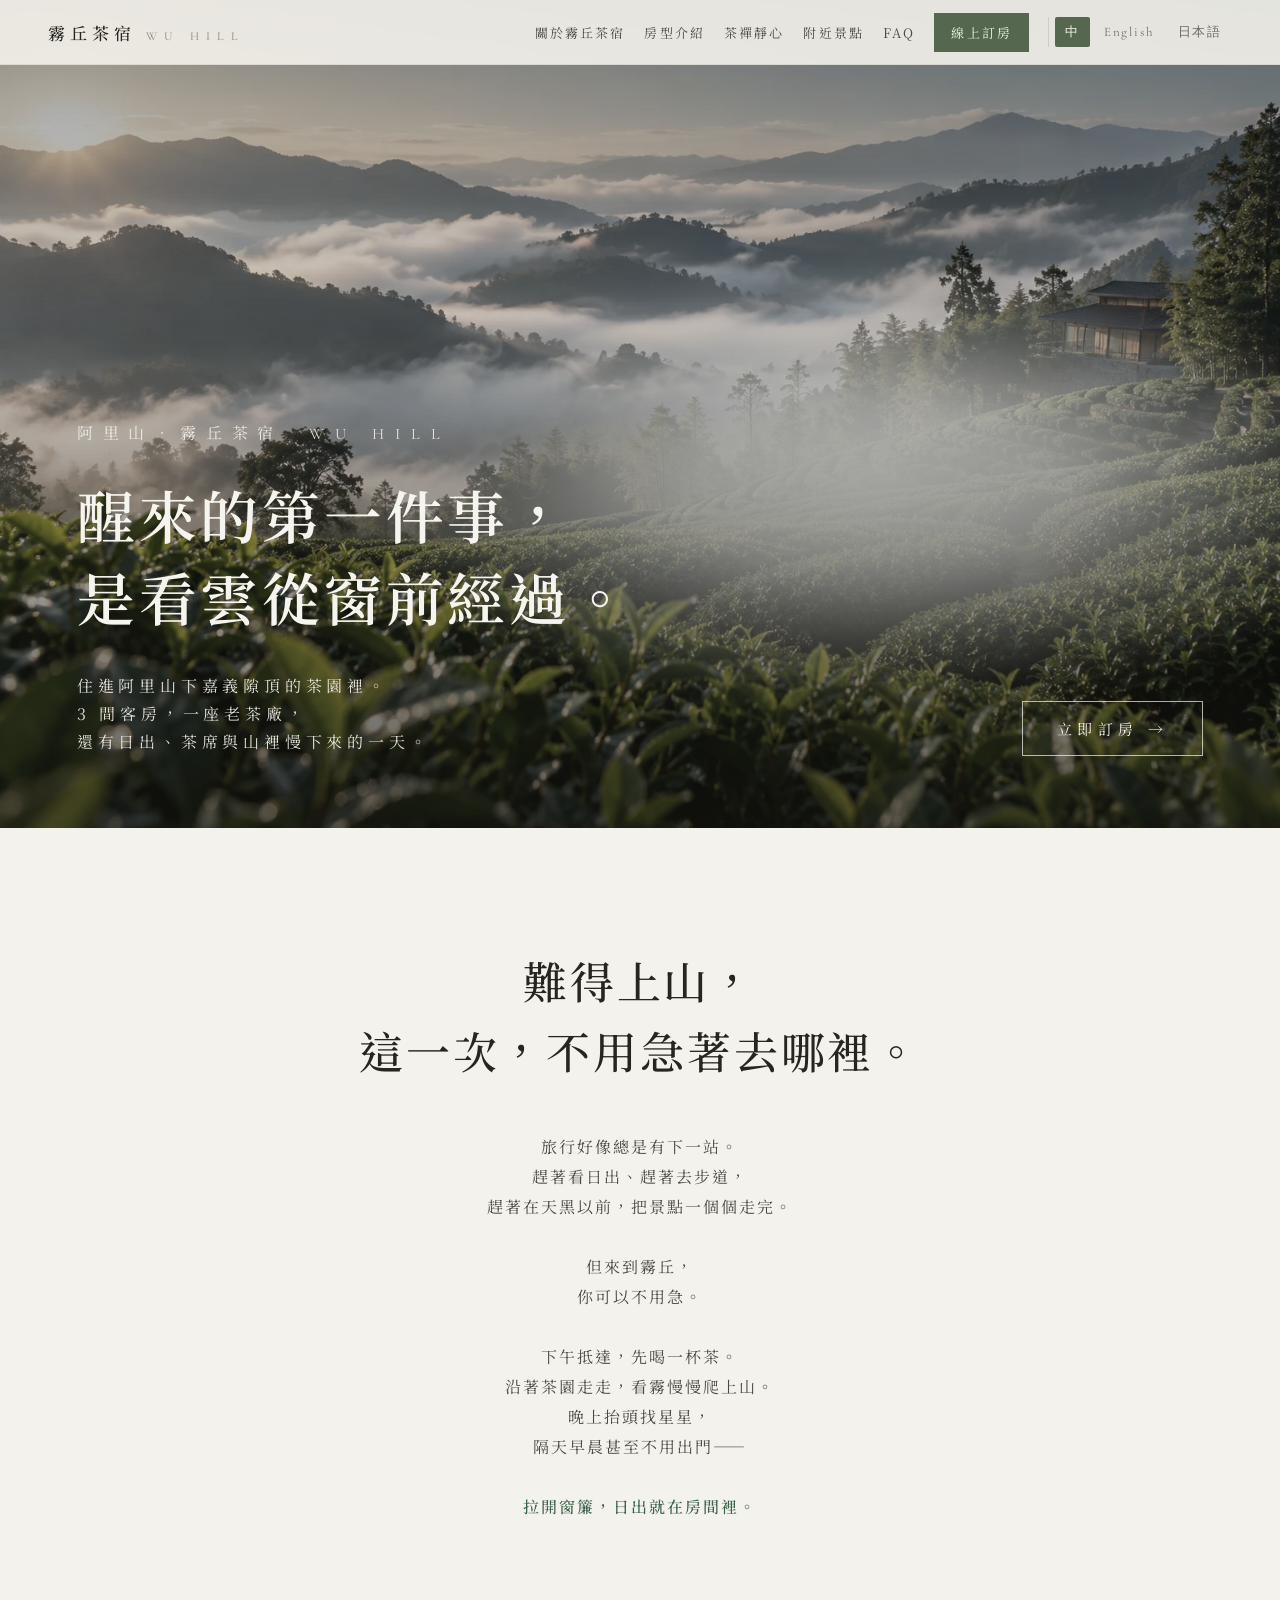
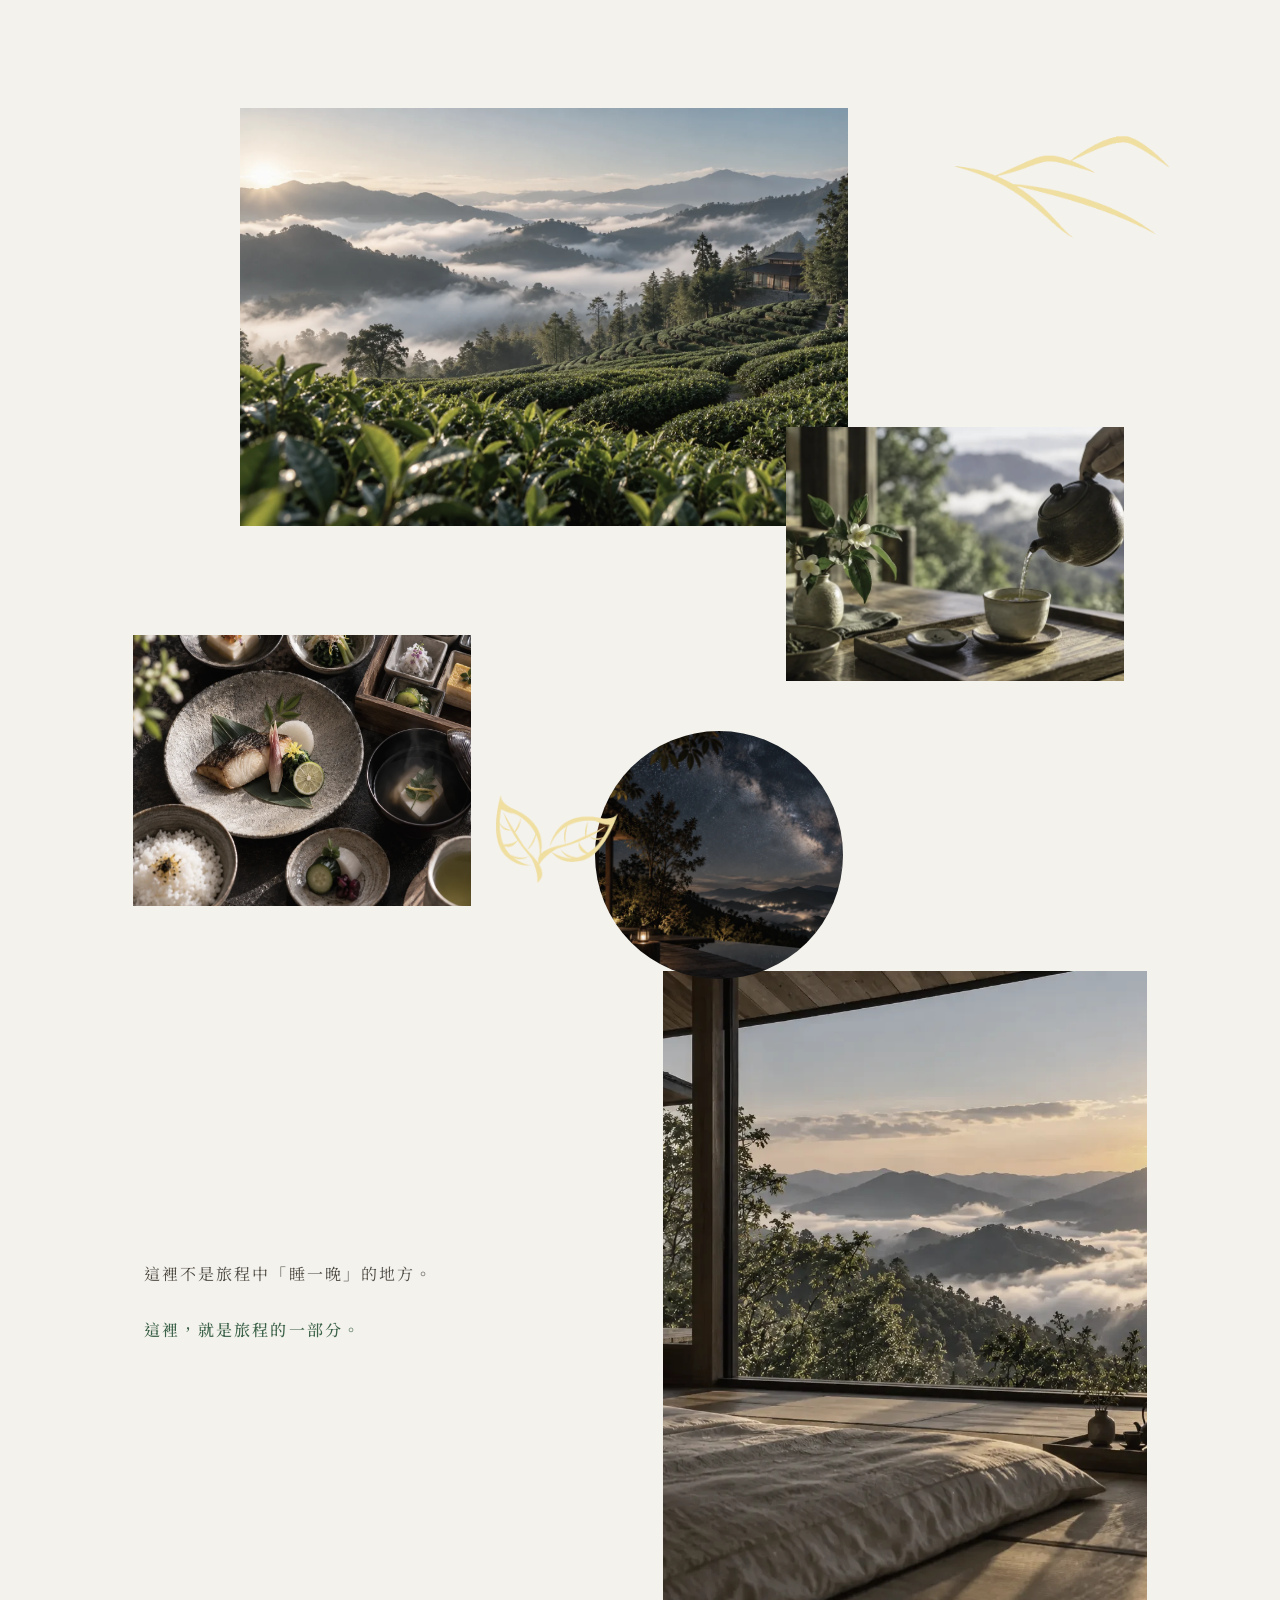
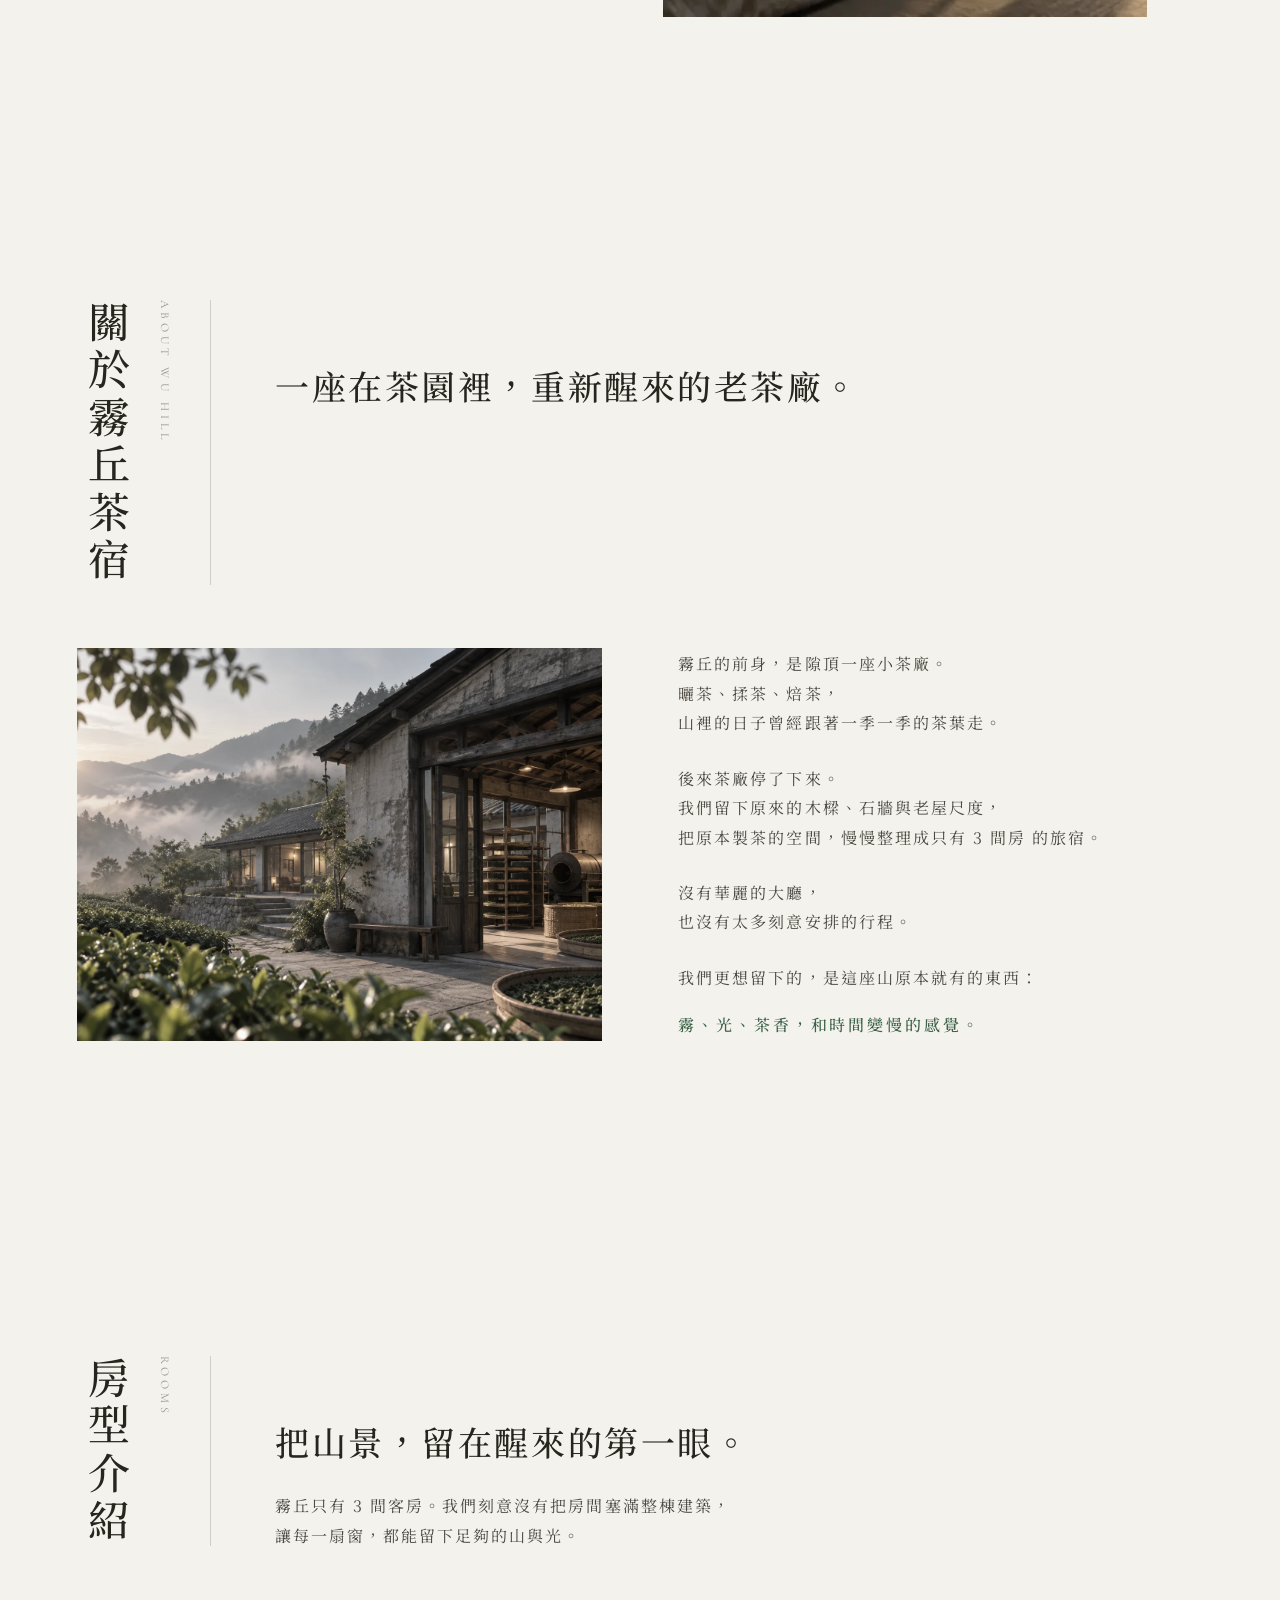
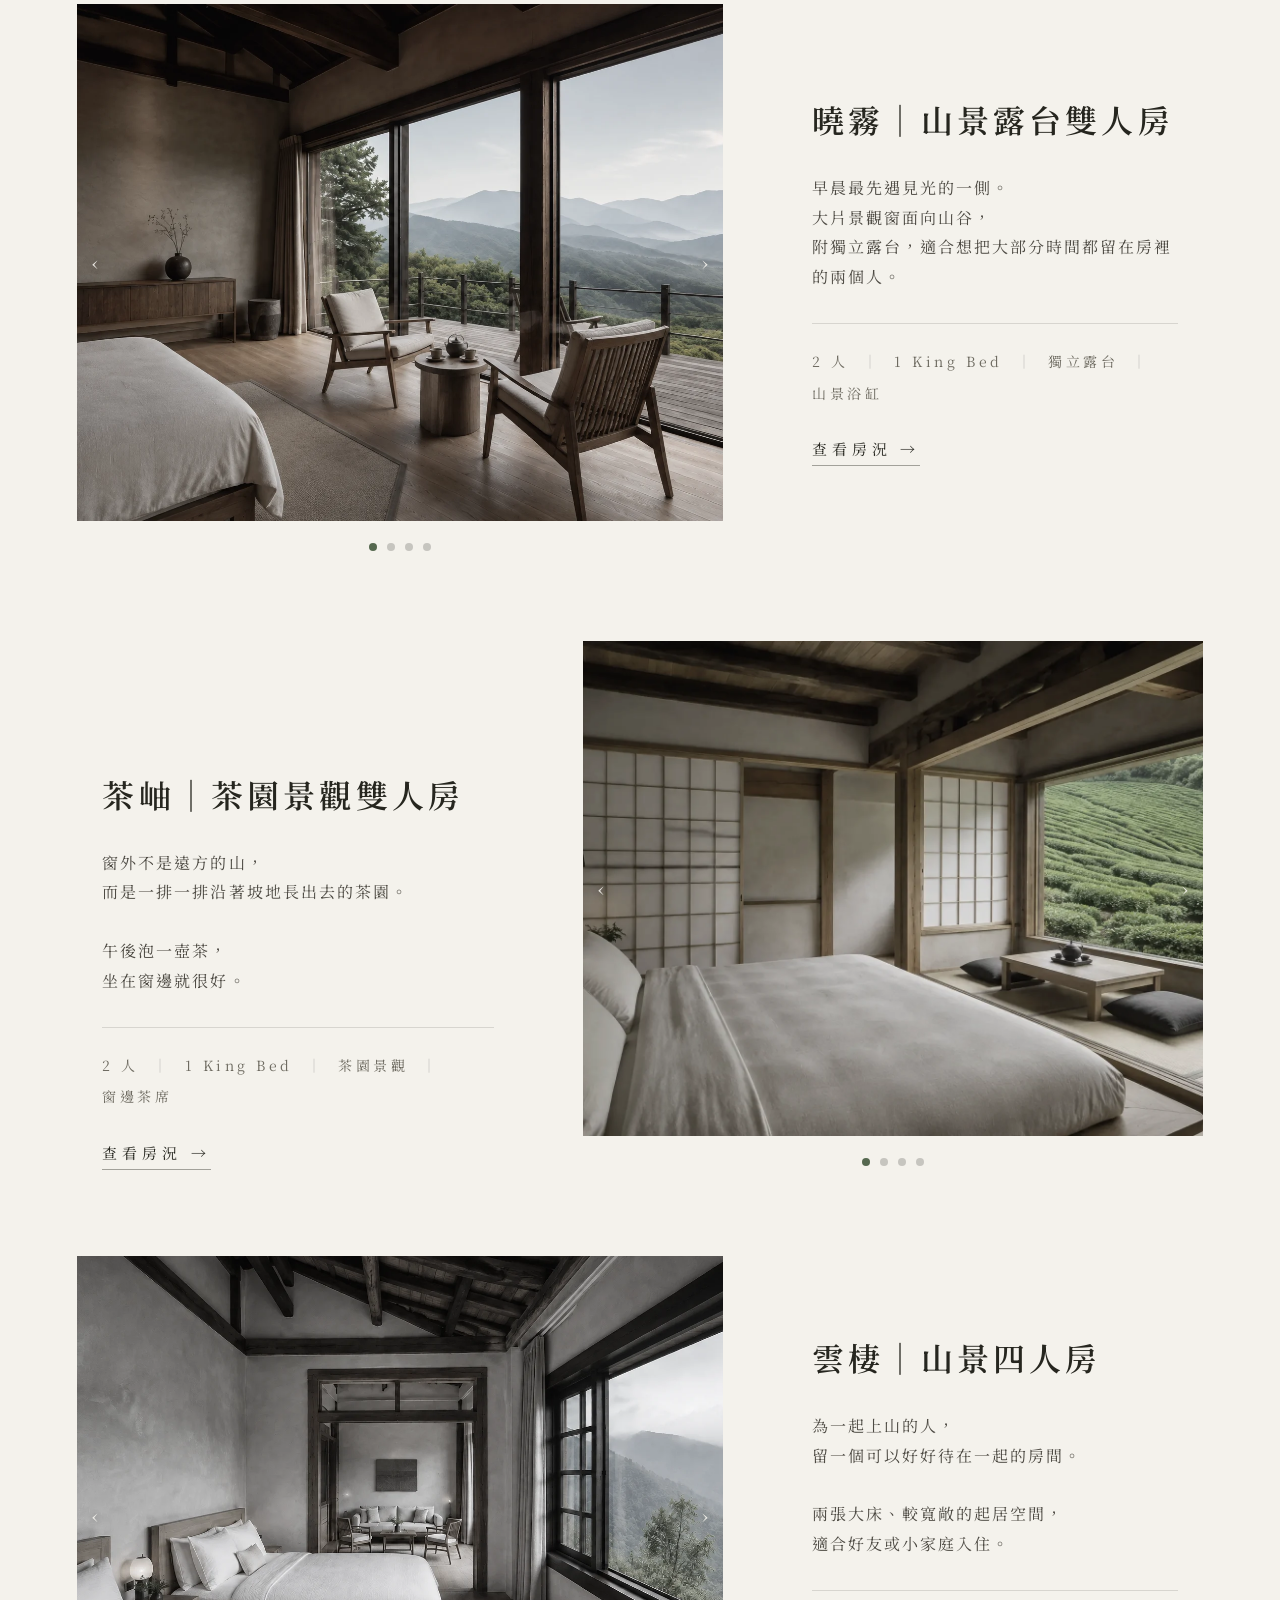
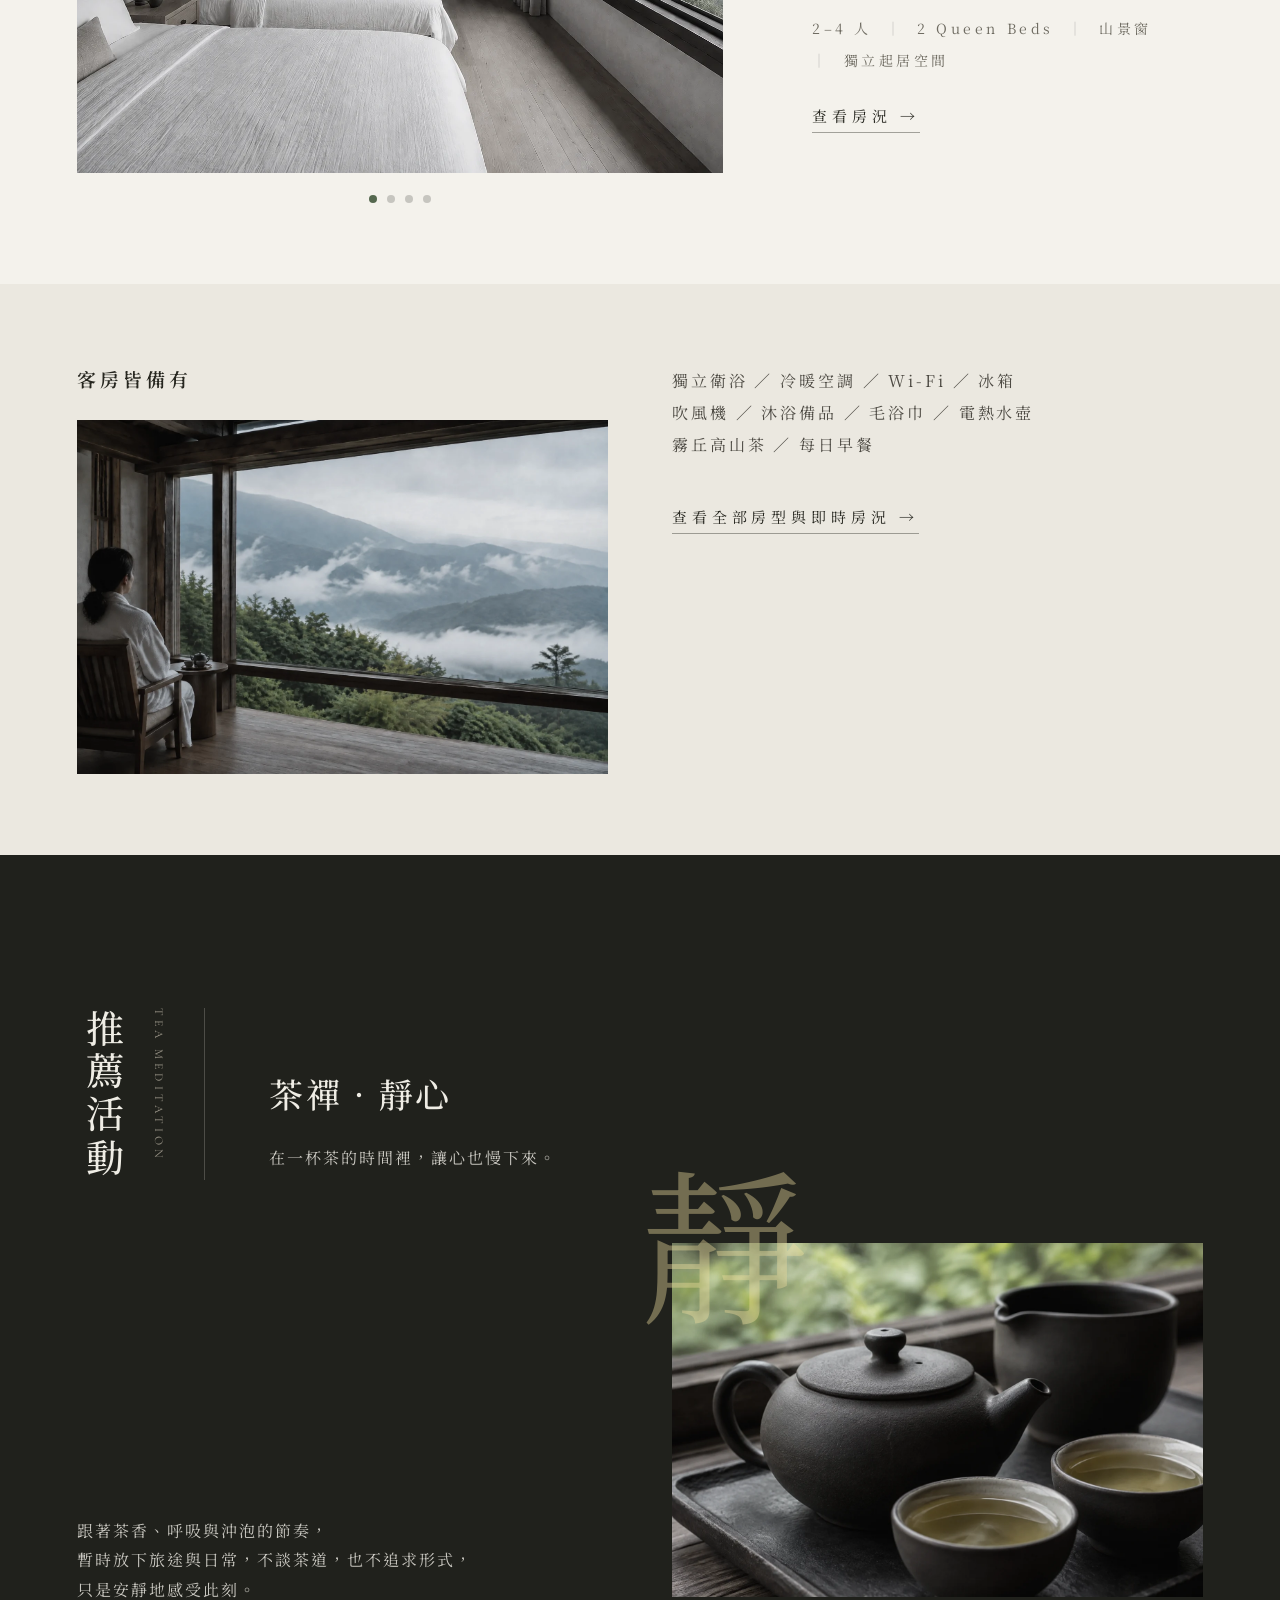
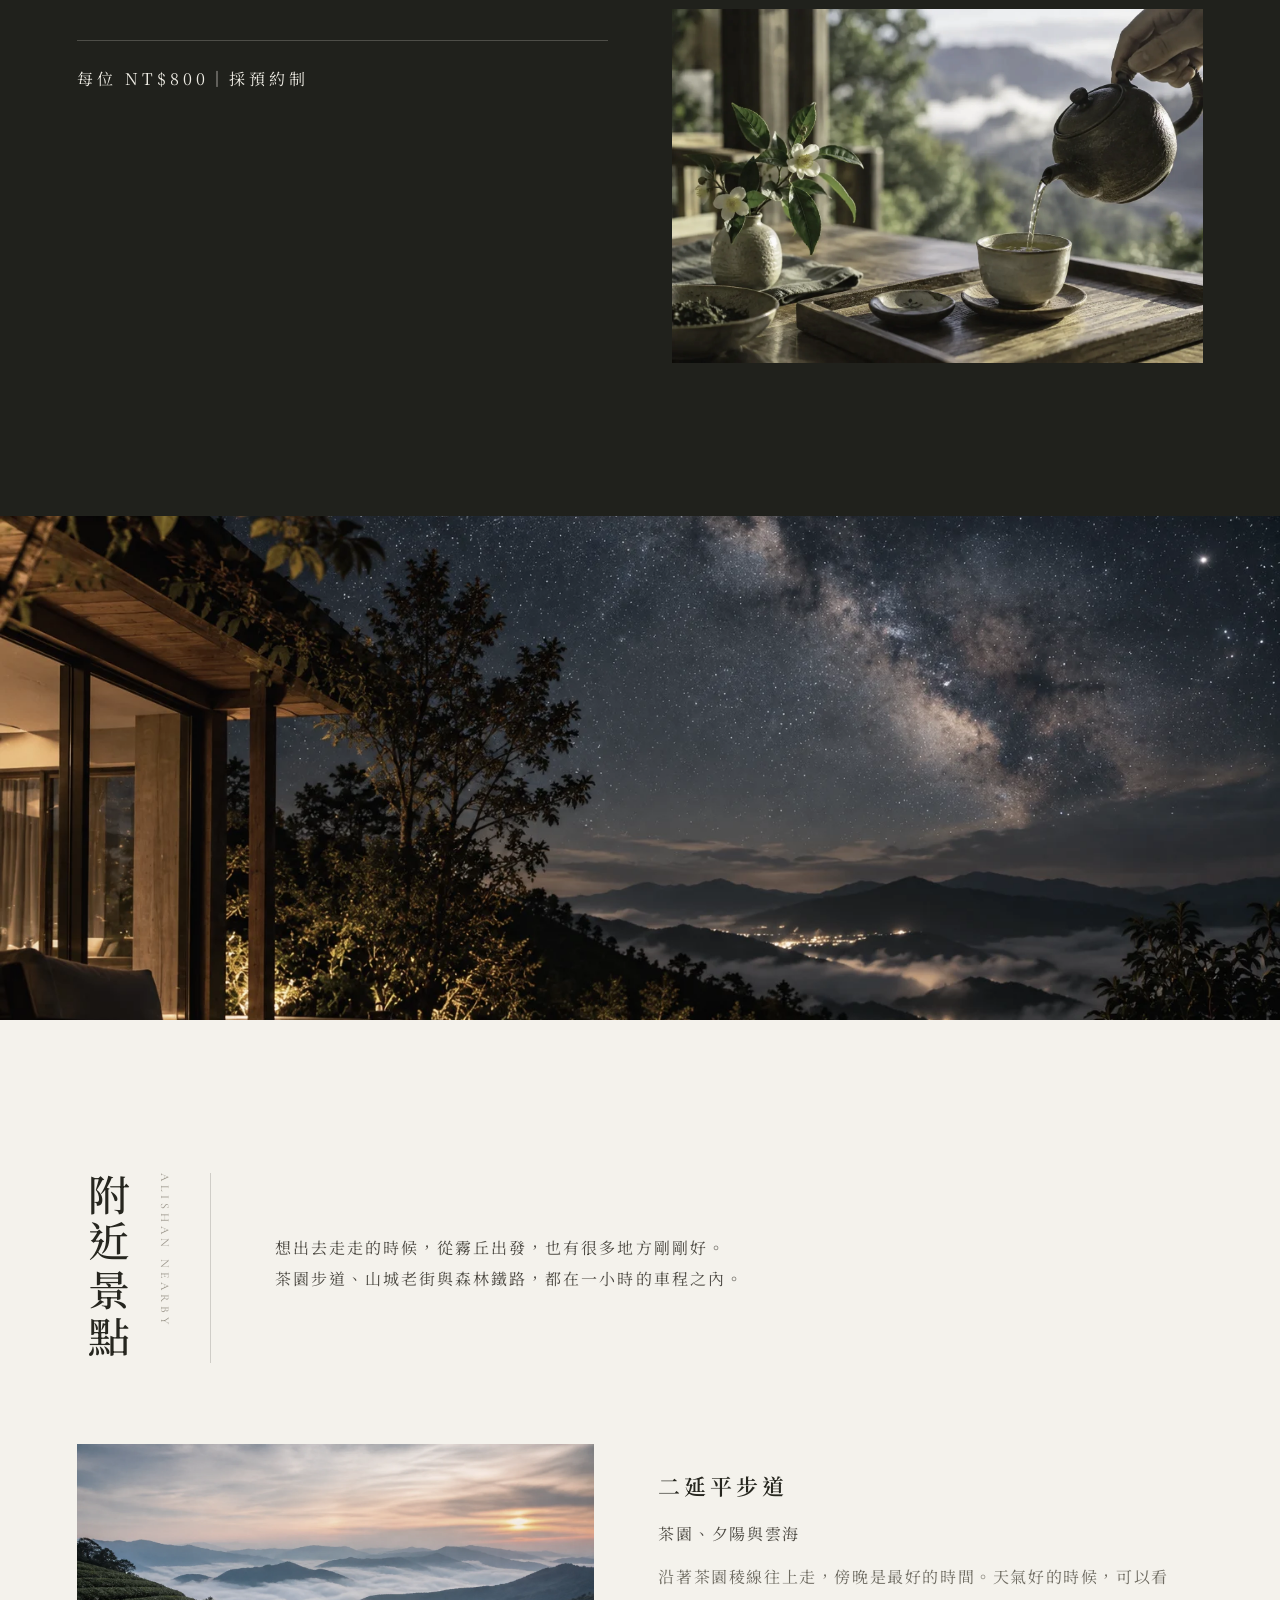
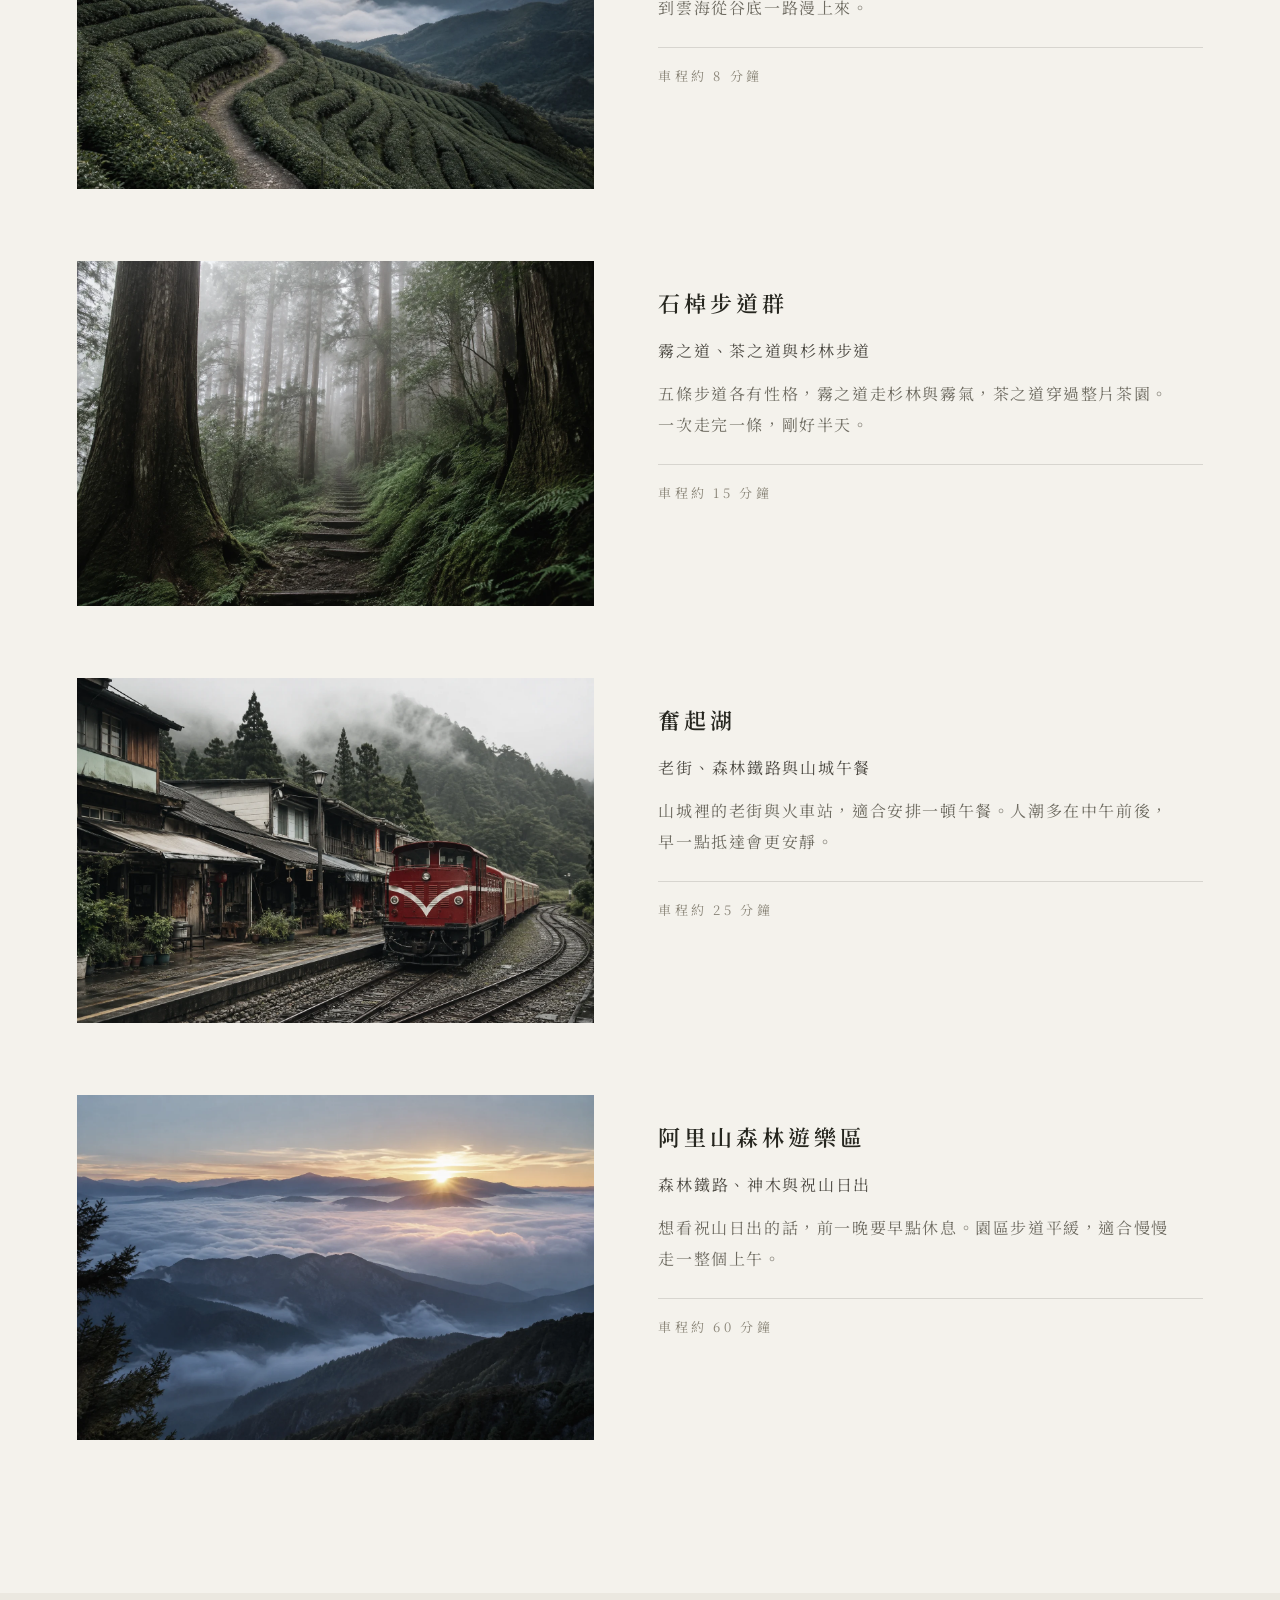
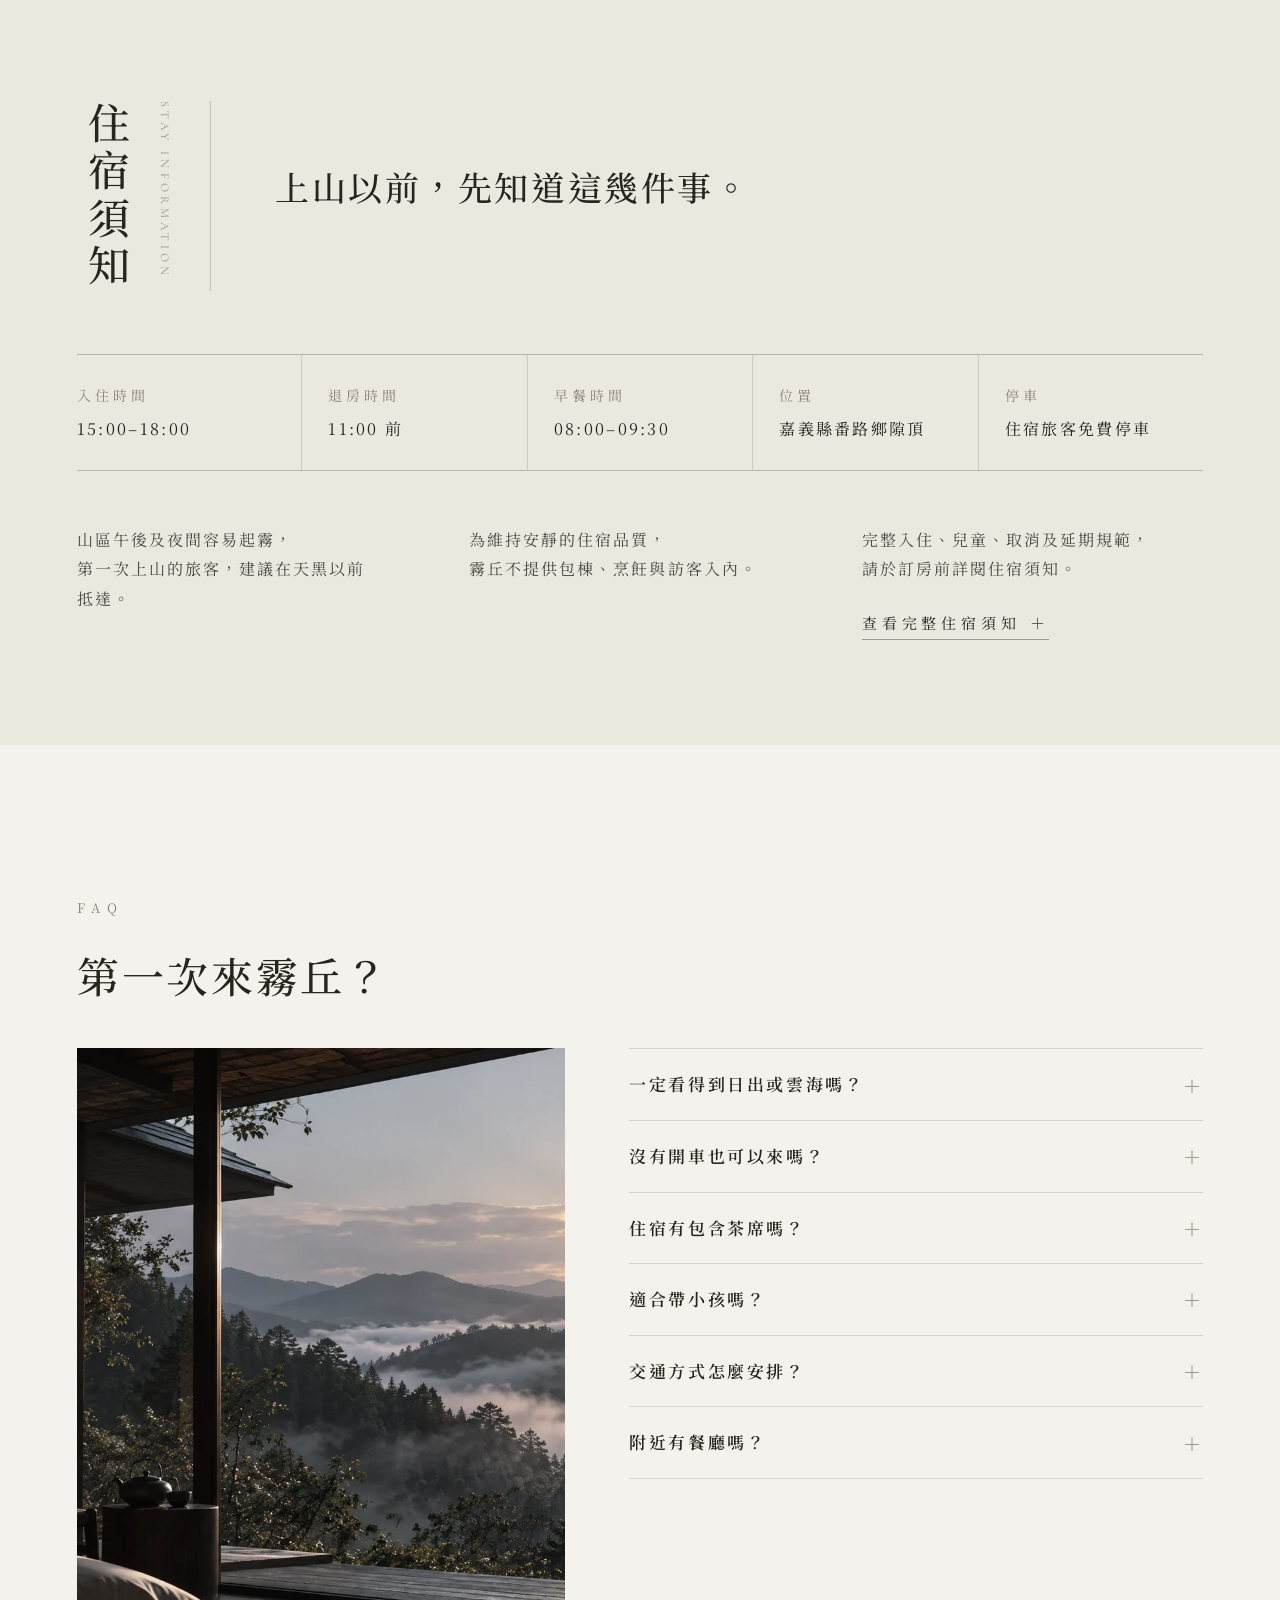
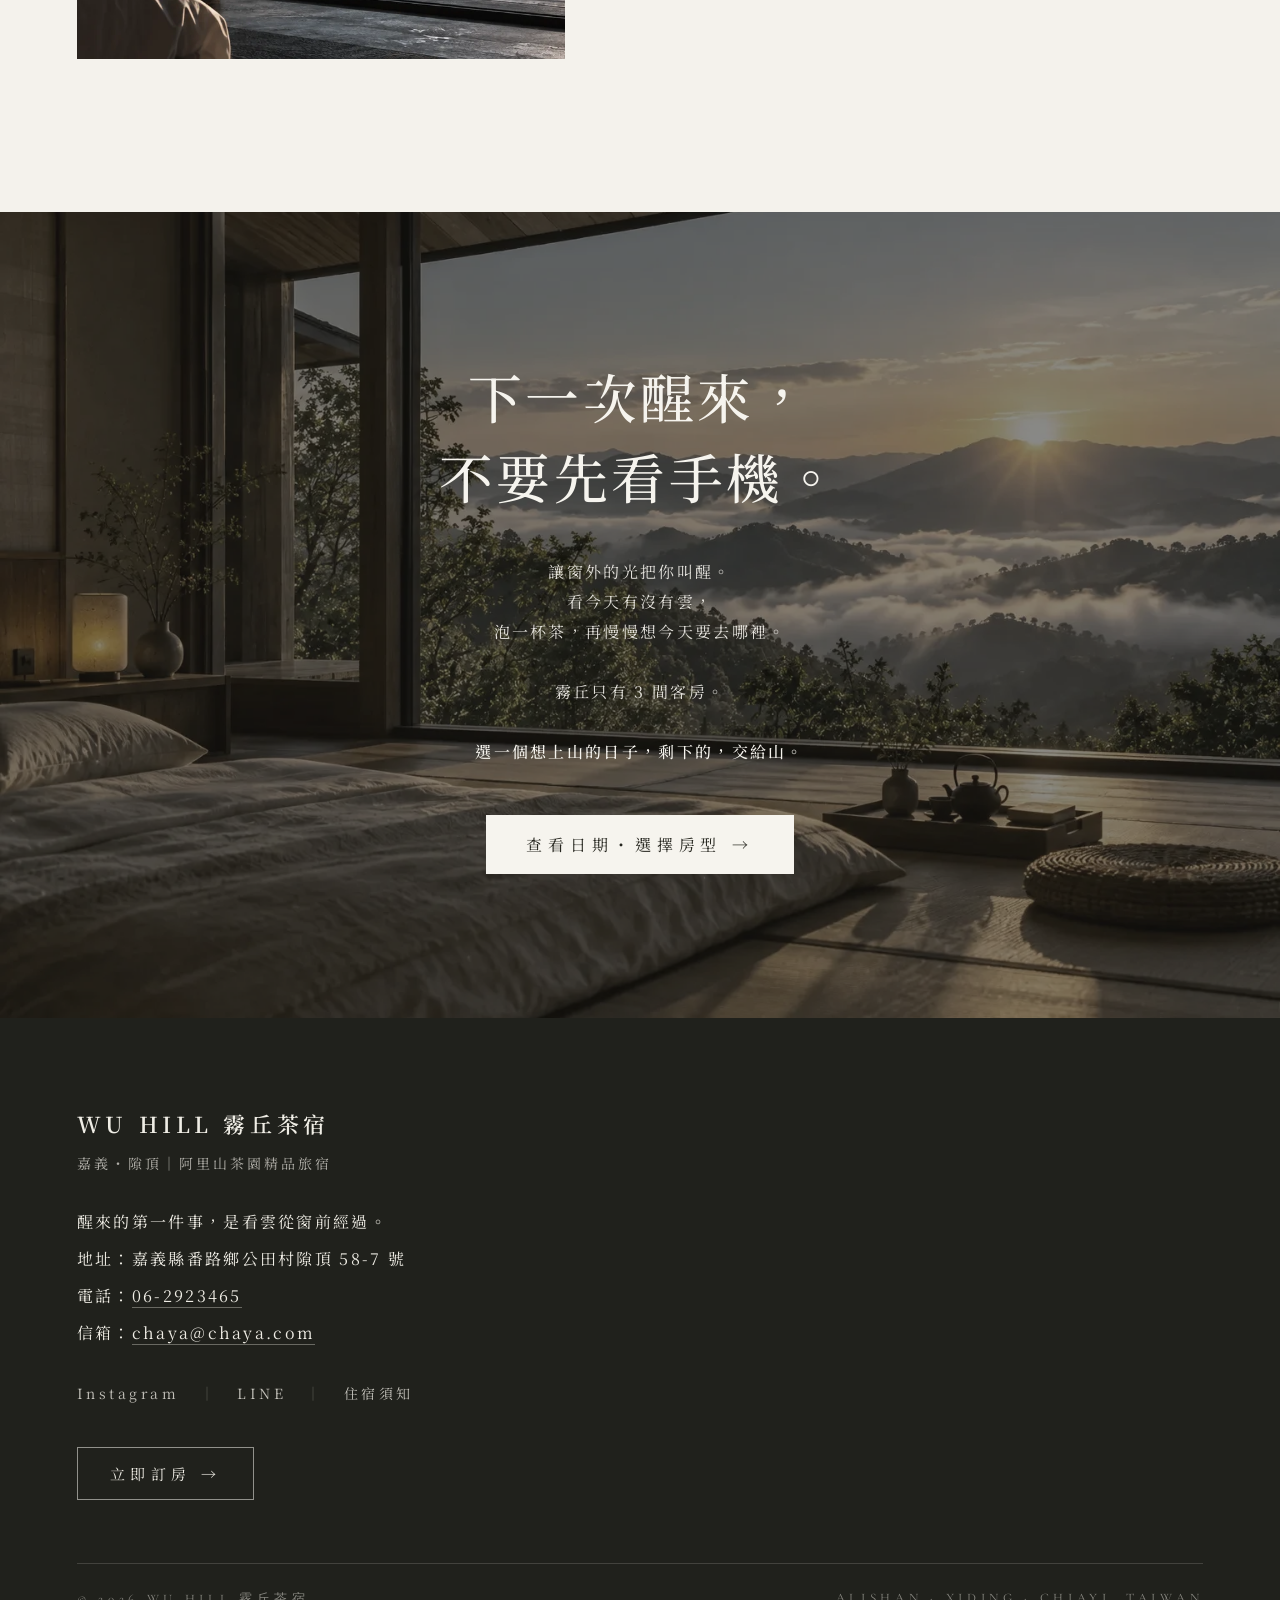
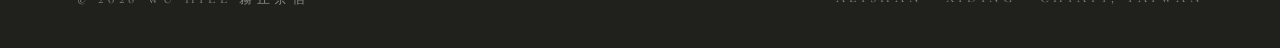
<file: index.html>
<!DOCTYPE html>
<html lang="zh-Hant">
<head>
<meta charset="utf-8">
<meta name="viewport" content="width=device-width, initial-scale=1">
<title>嘉義 | 阿里山隙頂霧丘茶宿</title>
<meta name="description" content="霧丘茶宿位於嘉義縣番路鄉隙頂，阿里山下的茶園精品旅宿。老茶廠改建，僅 3 間客房，日出、雲海、茶席與山裡慢下來的一天。">
<meta name="keywords" content="霧丘茶宿,阿里山民宿,隙頂民宿,嘉義民宿,阿里山日出,雲海,茶園民宿,番路鄉,茶席,阿里山住宿">
<meta name="robots" content="index,follow,max-image-preview:large">
<meta name="theme-color" content="#F4F2EC">
<link rel="canonical" href="https://wuhill.com.tw/">
<meta property="og:type" content="website">
<meta property="og:locale" content="zh_TW">
<meta property="og:site_name" content="霧丘茶宿 WU HILL">
<meta property="og:title" content="嘉義 | 阿里山隙頂霧丘茶宿">
<meta property="og:description" content="醒來的第一件事，是看雲從窗前經過。阿里山下隙頂茶園裡的 3 間客房。">
<meta property="og:url" content="https://wuhill.com.tw/">
<meta property="og:image" content="https://wuhill.com.tw/assets/hero.webp">
<meta name="twitter:card" content="summary_large_image">
<link rel="alternate" hreflang="zh-Hant" href="https://wuhill.com.tw/">
<link rel="alternate" hreflang="en" href="https://wuhill.com.tw/en/">
<link rel="alternate" hreflang="ja" href="https://wuhill.com.tw/ja/">
<link rel="alternate" hreflang="x-default" href="https://wuhill.com.tw/">
<script type="application/ld+json">
{"@context":"https://schema.org","@type":"LodgingBusiness","name":"霧丘茶宿 WU HILL","alternateName":"阿里山隙頂霧丘茶宿","url":"https://wuhill.com.tw/","image":"https://wuhill.com.tw/assets/hero.webp","description":"阿里山下嘉義隙頂茶園裡的精品旅宿，老茶廠改建，僅 3 間客房，附日出山景、茶席與每日早餐。","priceRange":"$$$","numberOfRooms":3,"petsAllowed":false,"address":{"@type":"PostalAddress","streetAddress":"公田村隙頂 58-7 號","addressLocality":"番路鄉","addressRegion":"嘉義縣","addressCountry":"TW"},"geo":{"@type":"GeoCoordinates","latitude":23.4487,"longitude":120.6935},"telephone":"+886-6-2923465","email":"chaya@chaya.com","checkinTime":"15:00","checkoutTime":"11:00","amenityFeature":[{"@type":"LocationFeatureSpecification","name":"免費停車","value":true},{"@type":"LocationFeatureSpecification","name":"Wi-Fi","value":true},{"@type":"LocationFeatureSpecification","name":"每日早餐","value":true},{"@type":"LocationFeatureSpecification","name":"迎賓茶席","value":true}]}
</script>
<script type="application/ld+json">
{"@context":"https://schema.org","@type":"FAQPage","mainEntity":[{"@type":"Question","name":"一定看得到日出或雲海嗎？","acceptedAnswer":{"@type":"Answer","text":"日出、雲海與星空皆受當日天候影響，我們無法保證。但山裡最好看的地方，也正是每天都不太一樣。"}},{"@type":"Question","name":"沒有開車也可以來嗎？","acceptedAnswer":{"@type":"Answer","text":"可以搭乘大眾運輸至隙頂附近站點。若希望安排周邊景點，自駕會較方便。"}},{"@type":"Question","name":"住宿有包含茶席嗎？","acceptedAnswer":{"@type":"Answer","text":"有。每位住宿旅客皆可參加入住迎賓茶席，不需要任何茶道經驗。"}},{"@type":"Question","name":"適合帶小孩嗎？","acceptedAnswer":{"@type":"Answer","text":"可以，部分房型可入住兒童，實際人數限制請依各房型說明。"}},{"@type":"Question","name":"附近有餐廳嗎？","acceptedAnswer":{"@type":"Answer","text":"山區餐飲選擇與營業時間較城市有限，建議入住前安排晚餐。訂房完成後，我們也會提供附近用餐清單。"}}]}
</script>
<link rel="preconnect" href="https://fonts.googleapis.com">
<link rel="preconnect" href="https://fonts.gstatic.com" crossorigin>
<link href="https://fonts.googleapis.com/css2?family=Cormorant+Garamond:ital,wght@0,300;0,400;0,500;0,600;1,300&family=Noto+Serif+TC:wght@200;300;400;500;600&family=Noto+Serif+JP:wght@200;300;400;500;600&display=swap" rel="stylesheet">
<style>
*{box-sizing:border-box}
html{scroll-behavior:smooth}
body{margin:0;background:#F4F2EC;color:#26261F;font-family:"Noto Serif TC",serif;font-weight:400;-webkit-font-smoothing:antialiased;text-wrap:pretty}
img{display:block;max-width:100%}
a{color:#26261F;text-decoration:none}
a:hover{color:#6A7A6B}
::selection{background:#D8D6CB}
summary::-webkit-details-marker{display:none}
details[open] [data-faq-mark]{transform:rotate(45deg)}
[data-faq-mark]{transition:transform .35s ease}
@keyframes wu-mist{
  0%{transform:translate3d(46%,32%,0) scale(1);opacity:0}
  12%{opacity:0.95}
  55%{opacity:1}
  88%{opacity:0.6}
  100%{transform:translate3d(-46%,-30%,0) scale(1.3);opacity:0}
}
@media (max-width:720px){
  [data-sec-head]{grid-template-columns:1fr !important;gap:24px !important}
  [data-sec-head] > div:first-child{border-right:0 !important;padding-right:0 !important}
  [data-sec-head] > div:last-child{padding-top:0 !important}
}


/* ---- 手機／平板：照片不裁切，改用原始 3:2 比例完整呈現 ---- */
@media (max-width:820px){
  [data-room-article] > div:first-child > div[style*="aspect-ratio"],
  [data-room-article] > div:last-child > div[style*="aspect-ratio"]{aspect-ratio:3/2 !important}
  [data-faq-grid] img,
  #about img,
  #spots img,
  #info img{aspect-ratio:3/2 !important}
}
@media (hover:none) and (max-width:820px){
  [data-nav]{display:none !important}
}
@media (max-width:820px){
  [data-room-article],[data-spot-row],[data-faq-grid]{grid-template-columns:1fr !important}
}

/* ---- 開啟載入畫面 / preloader ----
   1.2 秒後由 CSS 強制淡出，不依賴 JavaScript；淡出後不擋操作。 */
#wh-preload{position:fixed;inset:0;z-index:9999;background:#F4F2EC;display:flex;flex-direction:column;align-items:center;justify-content:center;gap:26px;animation:wh-pl-auto .7s ease 1.2s forwards}
#wh-preload.is-done{opacity:0;visibility:hidden;pointer-events:none}
@keyframes wh-pl-auto{to{opacity:0;visibility:hidden;pointer-events:none}}
#wh-preload .wh-pl-mark{width:clamp(74px,10vw,104px);opacity:0;animation:wh-pl-in .9s cubic-bezier(.22,.61,.36,1) forwards}
#wh-preload .wh-pl-name{margin:0;font-size:clamp(15px,2.2vw,18px);letter-spacing:0.5em;color:#26261F;opacity:0;animation:wh-pl-in .9s cubic-bezier(.22,.61,.36,1) .15s forwards}
#wh-preload .wh-pl-en{margin:0;font-family:'Cormorant Garamond',serif;font-size:11px;letter-spacing:0.44em;color:#9A958A;opacity:0;animation:wh-pl-in .9s cubic-bezier(.22,.61,.36,1) .3s forwards}
#wh-preload .wh-pl-bar{width:clamp(120px,18vw,190px);height:1px;background:rgba(38,38,31,0.14);overflow:hidden}
#wh-preload .wh-pl-bar i{display:block;height:100%;width:40%;background:#55684F;animation:wh-pl-sweep 1.2s ease-in-out infinite}
@keyframes wh-pl-in{from{opacity:0;transform:translateY(12px)}to{opacity:1;transform:none}}
@keyframes wh-pl-sweep{0%{transform:translateX(-100%)}100%{transform:translateX(250%)}}
@media (prefers-reduced-motion: reduce){
  #wh-preload .wh-pl-mark,#wh-preload .wh-pl-name,#wh-preload .wh-pl-en{animation:none;opacity:1}
  #wh-preload .wh-pl-bar i{animation:none;width:100%}
}


/* FAQ：題目列與左側照片同一列，第一題上緣自動對齊照片上緣 */
@media (min-width:821px){
  [data-faq-head]{margin-bottom:0}
  [data-faq-grid] summary{padding:20px 0 !important}
  [data-faq-grid] details p{padding-bottom:22px !important}
}
@media (max-width:820px){
  [data-faq-grid]{grid-template-rows:auto !important}
  [data-faq-grid] > div{grid-column:1 !important;grid-row:auto !important}
  [data-faq-photo]{margin-bottom:28px}
}
/* ---- 平板 / tablet ---- */
@media (max-width:1024px){
  [data-collage]{max-width:100% !important}
}

/* ---- 手機 / mobile：內文縮小 ---- */
@media (max-width:600px){
  section p,section div,footer p,summary span{letter-spacing:0.1em}
  section p[style*="font-size:16px"],section div[style*="font-size:16px"],
  footer p[style*="font-size:16px"],section p[style*="font-size:17px"],
  section p[style*="font-size:18px"]{font-size:14px !important}
  section h3[style*="font-size:22px"]{font-size:19px !important}
  section p[style*="font-size:14px"],section div[style*="font-size:14px"],
  section p[style*="font-size:13px"],section div[style*="font-size:13px"]{font-size:12px !important}
  summary{font-size:15px !important}
}

/* 意象拼貼：手機／平板維持同一版面，圖距放大、文字加大 */
@media (max-width:900px){
  [data-collage]{padding-top:158% !important}
  [data-collage] figure[data-cfig]{transform:scale(0.93)}
  [data-collage] [data-cfig]:not(figure){width:44% !important;left:4% !important;font-size:clamp(13px,2.6vw,17px) !important;line-height:1.8 !important;letter-spacing:0.08em !important}
  [data-collage] [data-cfig]:not(figure) p{margin-bottom:clamp(12px,1.8vw,22px) !important}
}
@media (max-width:600px){
  [data-collage]{padding-top:172% !important}
  [data-collage] figure[data-cfig]{transform:scale(0.9)}
  [data-collage] [data-cfig]:not(figure){width:48% !important;font-size:clamp(13px,3.4vw,16px) !important}
}
@media (prefers-reduced-motion: reduce){
  [data-mist]{display:none !important}
}

/* ---- 導覽列 ---- */
header a > span{white-space:nowrap}
.wh-nav-links{display:flex;align-items:center;gap:clamp(10px,1.5vw,22px)}
.wh-nav-lang{display:flex;align-items:center;gap:4px;font-family:'Cormorant Garamond',serif;font-size:13px;letter-spacing:0.14em;padding-left:6px;border-left:1px solid rgba(38,38,31,0.12)}
.wh-nav-lang a{transition:background .25s ease,color .25s ease}
.wh-burger{display:none;flex-direction:column;justify-content:center;align-items:center;gap:5px;width:40px;height:40px;background:none;border:0;cursor:pointer;padding:0}
.wh-drawer{display:none;flex-direction:column;padding:8px clamp(20px,4vw,48px) 24px;border-top:1px solid rgba(38,38,31,0.08);background:rgba(244,242,236,0.98);font-size:15px}
@media (hover:none) and (max-width:820px){
  [data-nav]{display:none !important}
}
@media (max-width:1080px){
  .wh-nav-links,.wh-nav-lang{display:none}
  .wh-burger{display:flex}
  .wh-drawer.is-open{display:flex}
}

</style>
</head>
<body>
<div id="wh-preload" role="status" aria-live="polite">
  <img class="wh-pl-mark" src="assets/motif-leaves-pale.webp" alt="" aria-hidden="true">
  <p class="wh-pl-name">霧丘茶宿</p>
  <p class="wh-pl-en">WU HILL</p>
  <span class="wh-pl-bar" aria-hidden="true"><i></i></span>
</div>

<div style="overflow-x:hidden">

<header style="position:fixed;top:0;left:0;right:0;z-index:50;background:rgba(244,242,236,0.9);backdrop-filter:blur(14px);-webkit-backdrop-filter:blur(14px);border-bottom:1px solid rgba(38,38,31,0.08)">
  <div style="max-width:1440px;margin:0 auto;padding:0 clamp(20px,4vw,48px);height:64px;display:flex;align-items:center;justify-content:space-between;gap:24px">
    <a href="#top" style="display:flex;align-items:baseline;gap:10px;flex:0 0 auto">
      <span style="font-size:17px;letter-spacing:0.288em;font-weight:500">霧丘茶宿</span>
      <span style="font-family:'Cormorant Garamond',serif;font-size:12px;letter-spacing:0.612em;color:#8A8578">WU HILL</span>
    </a>
    <nav style="display:flex;align-items:center;gap:clamp(10px,1.5vw,22px);font-size:13px;letter-spacing:0.16em;color:#4D4A43;white-space:nowrap;min-width:0">
      <span class="wh-nav-links">
        <a href="#about" style="color:#4D4A43;white-space:nowrap">關於霧丘茶宿</a>
        <a href="#rooms" style="color:#4D4A43;white-space:nowrap">房型介紹</a>
        <a href="#tea" style="color:#4D4A43;white-space:nowrap">茶禪靜心</a>
        <a href="#spots" style="color:#4D4A43;white-space:nowrap">附近景點</a>
        <a href="#faq" style="color:#4D4A43;white-space:nowrap">FAQ</a>
      </span>
      <a href="https://08wuhill.vercel.app/reserve/zh.html" target="_blank" rel="noopener" style="border:1px solid #55684F;background:#55684F;padding:9px 16px;color:#F4F2EC;letter-spacing:0.16em;white-space:nowrap;flex:0 0 auto" data-hover="background:#3E4E3A;border-color:#3E4E3A;color:#F4F2EC">線上訂房</a>
      <span class="wh-nav-lang">
        <span style="background:#55684F;color:#F4F2EC;padding:6px 10px;border-radius:2px">中</span>
        <a href="en/index.html" style="color:#6E6B61;padding:6px 10px;border-radius:2px" data-hover="background:#55684F;color:#F4F2EC">English</a>
        <a href="ja/index.html" style="color:#6E6B61;padding:6px 10px;border-radius:2px" data-hover="background:#55684F;color:#F4F2EC">日本語</a>
      </span>
      <button type="button" data-menu-toggle aria-label="選單" class="wh-burger" aria-expanded="false">
        <span style="display:block;width:22px;height:1px;background:#26261F"></span>
        <span style="display:block;width:22px;height:1px;background:#26261F"></span>
        <span style="display:block;width:22px;height:1px;background:#26261F"></span>
      </button>
    </nav>
  </div>
  <div class="wh-drawer">
    <a href="#about" data-menu-close style="color:#4D4A43;padding:14px 0;border-bottom:1px solid rgba(38,38,31,0.08);letter-spacing:0.252em">關於霧丘茶宿</a>
    <a href="#rooms" data-menu-close style="color:#4D4A43;padding:14px 0;border-bottom:1px solid rgba(38,38,31,0.08);letter-spacing:0.252em">房型介紹</a>
    <a href="#tea" data-menu-close style="color:#4D4A43;padding:14px 0;border-bottom:1px solid rgba(38,38,31,0.08);letter-spacing:0.252em">茶禪靜心</a>
    <a href="#spots" data-menu-close style="color:#4D4A43;padding:14px 0;border-bottom:1px solid rgba(38,38,31,0.08);letter-spacing:0.252em">附近景點</a>
    <a href="#faq" data-menu-close style="color:#4D4A43;padding:14px 0;border-bottom:1px solid rgba(38,38,31,0.08);letter-spacing:0.252em">FAQ</a>
    <span style="display:flex;gap:10px;padding:18px 0 4px;font-family:'Cormorant Garamond',serif;font-size:14px;letter-spacing:0.2em;color:#9A958A">
      <span style="background:#55684F;color:#F4F2EC;padding:6px 10px;border-radius:2px">中</span>
      <a href="en/index.html" style="color:#6E6B61;padding:6px 10px;border-radius:2px" data-hover="background:#55684F;color:#F4F2EC">English</a>
      <a href="ja/index.html" style="color:#6E6B61;padding:6px 10px;border-radius:2px" data-hover="background:#55684F;color:#F4F2EC">日本語</a>
    </span>
  </div>
</header>

<!-- ===== HERO 主視覺（輪播圖 3 張 / 標題 / 訂房按鈕） ===== -->
<section id="top" style="position:relative;overflow:hidden;min-height:92vh;display:flex;align-items:flex-end;padding:120px clamp(24px,6vw,80px) clamp(48px,8vh,88px)">
  <img data-slideshow data-hero-slide="0" src="assets/hero.webp" alt="霧丘茶宿：清晨山間茶席，茶湯注入陶杯" fetchpriority="high" style="position:absolute;inset:0;width:100%;height:100%;object-fit:cover;opacity:1;transition:opacity 2s ease-in-out">
  <img data-slideshow data-hero-slide="1" src="assets/tea-field-dawn.webp" alt="隙頂茶園與清晨雲海" loading="lazy" style="position:absolute;inset:0;width:100%;height:100%;object-fit:cover;opacity:0;transition:opacity 2s ease-in-out">
  <img data-slideshow data-hero-slide="2" src="assets/room2-4.webp" alt="窗邊茶席與茶園景觀" loading="lazy" style="position:absolute;inset:0;width:100%;height:100%;object-fit:cover;opacity:0;transition:opacity 2s ease-in-out">
  <div data-mist aria-hidden="true" style="position:absolute;inset:-25%;pointer-events:none;background:radial-gradient(34% 22% at 62% 56%,rgba(250,250,247,0.97) 0%,rgba(250,250,247,0.82) 30%,rgba(250,250,247,0.42) 54%,rgba(250,250,247,0) 80%);filter:blur(20px);animation:wu-mist 15s linear infinite;will-change:transform,opacity"></div>
  <div style="position:absolute;inset:0;background:linear-gradient(180deg,rgba(20,20,16,0.42) 0%,rgba(20,20,16,0.18) 38%,rgba(20,20,16,0.68) 100%)"></div>
  <div style="position:relative;max-width:1440px;margin:0 auto;width:100%;color:#F6F4EE">
    <p style="margin:0 0 30px;font-size:16px;letter-spacing:0.612em;color:rgba(246,244,238,0.86)">阿里山．霧丘茶宿　<span style="font-family:'Cormorant Garamond',serif;letter-spacing:0.684em">WU HILL</span></p>
    <h1 style="margin:0 0 34px;font-weight:600;font-size:clamp(27px,4.5vw,61px);line-height:1.42;letter-spacing:0.065em">醒來的第一件事，<br>是看雲從窗前經過。</h1>
    <div style="display:flex;flex-wrap:wrap;align-items:flex-end;justify-content:space-between;gap:36px">
      <div style="font-size:16px;line-height:1.76;color:rgba(246,244,238,0.9)">
        <p style="margin:0;letter-spacing:0.3em">住進阿里山下嘉義隙頂的茶園裡。</p>
        <p style="margin:0;letter-spacing:0.3em">3 間客房，一座老茶廠，</p>
        <p style="margin:0;letter-spacing:0.3em">還有日出、茶席與山裡慢下來的一天。</p>
      </div>
      <a href="https://08wuhill.vercel.app/reserve/zh.html" target="_blank" rel="noopener" style="border:1px solid rgba(246,244,238,0.7);color:#F6F4EE;padding:16px 34px;font-size:15px;letter-spacing:0.36em;white-space:nowrap;flex:0 0 auto" data-hover="background:#F0DFA0;border-color:#F0DFA0;color:#26261F">立即訂房 →</a>
    </div>
  </div>
</section>

<section style="padding:clamp(86px,13vh,168px) clamp(24px,6vw,80px)">
  <div data-reveal style="max-width:760px;margin:0 auto;text-align:center">
    <h2 style="margin:0 0 46px;font-weight:500;font-size:clamp(26px,3.6vw,44px);line-height:1.6;letter-spacing:0.065em">難得上山，<br>這一次，不用急著去哪裡。</h2>
    <div style="font-size:16px;line-height:1.88;letter-spacing:0.126em;color:#4D4A43">
      <p style="margin:0 0 30px">旅行好像總是有下一站。<br>趕著看日出、趕著去步道，<br>趕著在天黑以前，把景點一個個走完。</p>
      <p style="margin:0 0 30px">但來到霧丘，<br>你可以不用急。</p>
      <p style="margin:0 0 30px">下午抵達，先喝一杯茶。<br>沿著茶園走走，看霧慢慢爬上山。<br>晚上抬頭找星星，<br>隔天早晨甚至不用出門——</p>
      <p style="margin:0;color:#3C6249;font-weight:500">拉開窗簾，日出就在房間裡。</p>
    </div>
  </div>
</section>

<section style="position:relative;overflow:hidden;padding:clamp(20px,4vh,60px) clamp(24px,6vw,80px) clamp(48px,8vh,110px)">
  <div data-collage style="position:relative;max-width:1130px;margin:0 auto;padding-top:142%">
    <div aria-hidden="true" data-collage-motif style="position:absolute;top:1%;right:1%;width:22%;pointer-events:none;z-index:1"><img src="assets/motif-ridge-pale.webp" alt="" style="width:100%;height:auto;opacity:0.4"></div>
    <figure data-reveal data-cfig style="margin:0;position:absolute;left:14.5%;top:2%;width:54%;z-index:2">
      <img src="assets/tea-field-dawn.webp" alt="沿著茶園走走，看霧慢慢爬上山" loading="lazy" style="width:100%;aspect-ratio:16/11;object-fit:cover;">
    </figure>
    <figure data-reveal data-cfig style="margin:0;position:absolute;left:63%;top:22%;width:30%;z-index:3">
      <img src="assets/pour-mountain.webp" alt="下午抵達，先喝一杯茶" loading="lazy" style="width:100%;aspect-ratio:4/3;object-fit:cover;">
    </figure>
    <figure data-reveal data-cfig style="margin:0;position:absolute;left:5%;top:35%;width:30%;z-index:2">
      <img src="assets/breakfast.webp" alt="山裡的早餐" loading="lazy" style="width:100%;aspect-ratio:5/4;object-fit:cover;">
    </figure>
    <figure data-reveal data-cfig style="margin:0;position:absolute;left:46%;top:41%;width:22%;z-index:3">
      <img src="assets/starry-terrace.webp" alt="晚上抬頭找星星" loading="lazy" style="width:100%;aspect-ratio:1/1;object-fit:cover;border-radius:50%">
    </figure>
    <figure data-reveal data-cfig style="margin:0;position:absolute;left:52%;top:56%;width:43%;z-index:2">
      <img src="assets/room-sunrise.webp" alt="拉開窗簾，日出就在房間裡" loading="lazy" style="width:100%;aspect-ratio:3/4;object-fit:cover">
    </figure>
    <div data-reveal data-cfig style="position:absolute;left:6%;top:74%;width:34%;z-index:2;font-size:16px;line-height:1.88;letter-spacing:0.126em;color:#4D4A43">
      <p style="margin:0 0 26px">這裡不是旅程中「睡一晚」的地方。</p>
      <p style="margin:0;color:#3C6249;font-weight:500">這裡，就是旅程的一部分。</p>
    </div>
    <div aria-hidden="true" data-collage-motif style="position:absolute;top:44.5%;left:35.5%;width:13%;pointer-events:none;z-index:4"><img src="assets/motif-leaves-pale.webp" alt="" style="width:100%;height:auto;opacity:0.4"></div>
  </div>
</section>

<!-- ===== 關於 / About ===== -->
<section id="about" style="padding:clamp(110px,17vh,220px) clamp(24px,6vw,80px)">
    <div data-reveal data-sec-head style="max-width:1240px;margin:0 auto clamp(46px,7vh,90px);display:grid;grid-template-columns:auto minmax(0,1fr);gap:clamp(28px,5vw,80px);align-items:start">
    <div style="display:flex;align-items:flex-start;gap:18px;border-right:1px solid rgba(38,38,31,0.18);padding-right:clamp(18px,3vw,40px)">
      <h2 style="margin:0;font-weight:500;font-size:clamp(26px,3.4vw,42px);line-height:1.5;letter-spacing:0.13em;writing-mode:vertical-rl;text-orientation:upright">關於霧丘茶宿</h2>
      <p style="margin:0;font-family:'Cormorant Garamond',serif;font-size:12px;letter-spacing:0.34em;color:#9A958A;writing-mode:vertical-rl">ABOUT WU HILL</p>
    </div>
    <div style="padding-top:clamp(20px,5vw,60px)">
      <p style="margin:0 0 0;font-weight:500;font-size:clamp(22px,2.8vw,34px);line-height:1.55;letter-spacing:0.075em;color:#26261F">一座在茶園裡，重新醒來的老茶廠。</p>
    </div>
  </div>
  <div style="max-width:1240px;margin:0 auto;display:grid;grid-template-columns:repeat(auto-fit,minmax(320px,1fr));gap:clamp(40px,6vw,88px);align-items:center">
    <div data-reveal>
      <img src="assets/tea-factory.webp" alt="霧丘茶宿前身：隙頂老茶廠與茶園" style="width:100%;aspect-ratio:4/3;object-fit:cover">
    </div>
    <div data-reveal>
      <div style="font-size:16px;line-height:1.84;letter-spacing:0.126em;color:#4D4A43;max-width:34em">
        <p style="margin:0 0 26px">霧丘的前身，是隙頂一座小茶廠。<br>曬茶、揉茶、焙茶，<br>山裡的日子曾經跟著一季一季的茶葉走。</p>
        <p style="margin:0 0 26px">後來茶廠停了下來。<br>我們留下原來的木樑、石牆與老屋尺度，<br>把原本製茶的空間，慢慢整理成只有 3 間房 的旅宿。</p>
        <p style="margin:0 0 26px">沒有華麗的大廳，<br>也沒有太多刻意安排的行程。</p>
        <p style="margin:0 0 18px">我們更想留下的，是這座山原本就有的東西：</p>
        <p style="margin:0;color:#3C6249;font-weight:500;letter-spacing:0.18em">霧、光、茶香，和時間變慢的感覺。</p>
      </div>
    </div>
  </div>
</section>

<!-- ===== 房型標題 / Rooms ===== -->
<section id="rooms" style="padding:clamp(120px,18vh,240px) clamp(24px,6vw,80px) clamp(40px,6vh,80px)">
  <div data-reveal data-sec-head style="max-width:1240px;margin:0 auto 0;display:grid;grid-template-columns:auto minmax(0,1fr);gap:clamp(28px,5vw,80px);align-items:start">
    <div style="display:flex;align-items:flex-start;gap:18px;border-right:1px solid rgba(38,38,31,0.18);padding-right:clamp(18px,3vw,40px)">
      <h2 style="margin:0;font-weight:500;font-size:clamp(26px,3.4vw,42px);line-height:1.5;letter-spacing:0.13em;writing-mode:vertical-rl;text-orientation:upright">房型介紹</h2>
      <p style="margin:0;font-family:'Cormorant Garamond',serif;font-size:12px;letter-spacing:0.34em;color:#9A958A;writing-mode:vertical-rl">ROOMS</p>
    </div>
    <div style="padding-top:clamp(20px,5vw,60px)">
      <p style="margin:0 0 22px;font-weight:500;font-size:clamp(22px,2.8vw,34px);line-height:1.55;letter-spacing:0.075em;color:#26261F">把山景，留在醒來的第一眼。</p>
      <div style="font-size:16px;line-height:1.84;letter-spacing:0.126em;color:#4D4A43">
        <p style="margin:0">霧丘只有 3 間客房。我們刻意沒有把房間塞滿整棟建築，<br>讓每一扇窗，都能留下足夠的山與光。</p>
      </div>
    </div>
  </div>
</section>

<section style="padding:0 clamp(24px,6vw,80px) clamp(60px,9vh,120px)">
  <div style="max-width:1240px;margin:0 auto;display:flex;flex-direction:column;gap:clamp(70px,10vh,140px)">

    <article data-room-article style="display:grid;grid-template-columns:repeat(auto-fit,minmax(300px,1fr));grid-template-columns:minmax(300px,1.55fr) minmax(260px,1fr);gap:clamp(28px,5vw,80px);align-items:center">
      <div data-reveal>
        <div style="position:relative;width:100%;aspect-ratio:5/4;overflow:hidden;background:#E4E1D9">
          <img data-slideshow data-room="1" data-slide="0" src="assets/room1-1.webp" alt="曉霧 山景露台雙人房：面向山谷的大片景觀窗" loading="lazy" style="position:absolute;inset:0;width:100%;height:100%;object-fit:cover;opacity:1;transition:opacity 1.4s ease-in-out">
          <img data-slideshow data-room="1" data-slide="1" src="assets/room1-2.webp" alt="曉霧房內全景" loading="lazy" style="position:absolute;inset:0;width:100%;height:100%;object-fit:cover;opacity:0;transition:opacity 1.4s ease-in-out">
          <img data-slideshow data-room="1" data-slide="2" src="assets/room1-3.webp" alt="曉霧山景浴缸" loading="lazy" style="position:absolute;inset:0;width:100%;height:100%;object-fit:cover;opacity:0;transition:opacity 1.4s ease-in-out">
          <img data-slideshow data-room="1" data-slide="3" src="assets/room1-4.webp" alt="曉霧獨立露台" loading="lazy" style="position:absolute;inset:0;width:100%;height:100%;object-fit:cover;opacity:0;transition:opacity 1.4s ease-in-out">
          <button type="button" data-room="1" data-nav="prev" aria-label="上一張" style="position:absolute;top:50%;transform:translateY(-50%);z-index:4;background:none;border:0;cursor:pointer;padding:10px 8px;color:rgba(246,244,238,0.9);font-size:26px;line-height:1;font-family:'Cormorant Garamond',serif;text-shadow:0 1px 6px rgba(0,0,0,0.35);left:6px" data-hover="color:#FFF">‹</button>
          <button type="button" data-room="1" data-nav="next" aria-label="下一張" style="position:absolute;top:50%;transform:translateY(-50%);z-index:4;background:none;border:0;cursor:pointer;padding:10px 8px;color:rgba(246,244,238,0.9);font-size:26px;line-height:1;font-family:'Cormorant Garamond',serif;text-shadow:0 1px 6px rgba(0,0,0,0.35);right:6px" data-hover="color:#FFF">›</button>
        </div>
        <div style="display:flex;align-items:center;justify-content:center;gap:18px;margin-top:22px">
          <div style="display:flex;align-items:center;gap:10px">
          <button type="button" data-room="1" data-dot="0" aria-label="第 1 張" style="width:8px;height:8px;border-radius:50%;border:0;padding:0;cursor:pointer;background:#55684F;transition:background .4s"></button>
          <button type="button" data-room="1" data-dot="1" aria-label="第 2 張" style="width:8px;height:8px;border-radius:50%;border:0;padding:0;cursor:pointer;background:rgba(38,38,31,0.22);transition:background .4s"></button>
          <button type="button" data-room="1" data-dot="2" aria-label="第 3 張" style="width:8px;height:8px;border-radius:50%;border:0;padding:0;cursor:pointer;background:rgba(38,38,31,0.22);transition:background .4s"></button>
          <button type="button" data-room="1" data-dot="3" aria-label="第 4 張" style="width:8px;height:8px;border-radius:50%;border:0;padding:0;cursor:pointer;background:rgba(38,38,31,0.22);transition:background .4s"></button>
          </div>
        </div>
      </div>
      <div data-reveal style="padding:0 clamp(0px,2vw,32px)">
        <h3 style="margin:0 0 28px;font-weight:600;font-size:clamp(22px,2.6vw,32px);letter-spacing:0.13em;line-height:1.6">曉霧｜山景露台雙人房</h3>
        <div style="font-size:16px;line-height:1.84;letter-spacing:0.126em;color:#4D4A43">
          <p style="margin:0 0 32px">早晨最先遇見光的一側。<br>大片景觀窗面向山谷，<br>附獨立露台，適合想把大部分時間都留在房裡的兩個人。</p>
        </div>
        <div style="margin:0 0 32px;padding-top:26px;border-top:1px solid rgba(38,38,31,0.14);font-size:14px;letter-spacing:0.252em;color:#6E6B61;line-height:1.68;display:flex;flex-wrap:wrap;align-items:center;column-gap:14px;row-gap:8px"><span style="white-space:nowrap">2 人</span><span aria-hidden="true" style="color:rgba(38,38,31,0.25)">｜</span><span style="white-space:nowrap">1 King Bed</span><span aria-hidden="true" style="color:rgba(38,38,31,0.25)">｜</span><span style="white-space:nowrap">獨立露台</span><span aria-hidden="true" style="color:rgba(38,38,31,0.25)">｜</span><span style="white-space:nowrap">山景浴缸</span></div>
        <a href="https://08wuhill.vercel.app/reserve/zh.html" target="_blank" rel="noopener" style="font-size:15px;letter-spacing:0.324em;border-bottom:1px solid rgba(38,38,31,0.4);padding-bottom:6px">查看房況 →</a>
      </div>
    </article>

    <article data-room-article style="display:grid;grid-template-columns:repeat(auto-fit,minmax(300px,1fr));grid-template-columns:minmax(260px,1fr) minmax(300px,1.4fr);gap:clamp(28px,5vw,90px);align-items:start">
      <div data-reveal style="padding:clamp(24px,10vw,150px) clamp(0px,2vw,32px) 0">
        <h3 style="margin:0 0 28px;font-weight:600;font-size:clamp(22px,2.6vw,32px);letter-spacing:0.13em;line-height:1.6">茶岫｜茶園景觀雙人房</h3>
        <div style="font-size:16px;line-height:1.84;letter-spacing:0.126em;color:#4D4A43">
          <p style="margin:0 0 32px">窗外不是遠方的山，<br>而是一排一排沿著坡地長出去的茶園。<br><br>午後泡一壺茶，<br>坐在窗邊就很好。</p>
        </div>
        <div style="margin:0 0 32px;padding-top:26px;border-top:1px solid rgba(38,38,31,0.14);font-size:14px;letter-spacing:0.252em;color:#6E6B61;line-height:1.68;display:flex;flex-wrap:wrap;align-items:center;column-gap:14px;row-gap:8px"><span style="white-space:nowrap">2 人</span><span aria-hidden="true" style="color:rgba(38,38,31,0.25)">｜</span><span style="white-space:nowrap">1 King Bed</span><span aria-hidden="true" style="color:rgba(38,38,31,0.25)">｜</span><span style="white-space:nowrap">茶園景觀</span><span aria-hidden="true" style="color:rgba(38,38,31,0.25)">｜</span><span style="white-space:nowrap">窗邊茶席</span></div>
        <a href="https://08wuhill.vercel.app/reserve/zh.html" target="_blank" rel="noopener" style="font-size:15px;letter-spacing:0.324em;border-bottom:1px solid rgba(38,38,31,0.4);padding-bottom:6px">查看房況 →</a>
      </div>
      <div data-reveal>
        <div style="position:relative;width:100%;aspect-ratio:5/4;overflow:hidden;background:#E4E1D9">
          <img data-slideshow data-room="2" data-slide="0" src="assets/room2-1.webp" alt="茶岫 茶園景觀雙人房：窗外成排茶園" loading="lazy" style="position:absolute;inset:0;width:100%;height:100%;object-fit:cover;opacity:1;transition:opacity 1.4s ease-in-out">
          <img data-slideshow data-room="2" data-slide="1" src="assets/room2-2.webp" alt="茶岫和室臥榻" loading="lazy" style="position:absolute;inset:0;width:100%;height:100%;object-fit:cover;opacity:0;transition:opacity 1.4s ease-in-out">
          <img data-slideshow data-room="2" data-slide="2" src="assets/room2-3.webp" alt="茶岫窗邊茶席" loading="lazy" style="position:absolute;inset:0;width:100%;height:100%;object-fit:cover;opacity:0;transition:opacity 1.4s ease-in-out">
          <img data-slideshow data-room="2" data-slide="3" src="assets/room2-4.webp" alt="茶岫茶几與茶具" loading="lazy" style="position:absolute;inset:0;width:100%;height:100%;object-fit:cover;opacity:0;transition:opacity 1.4s ease-in-out">
          <button type="button" data-room="2" data-nav="prev" aria-label="上一張" style="position:absolute;top:50%;transform:translateY(-50%);z-index:4;background:none;border:0;cursor:pointer;padding:10px 8px;color:rgba(246,244,238,0.9);font-size:26px;line-height:1;font-family:'Cormorant Garamond',serif;text-shadow:0 1px 6px rgba(0,0,0,0.35);left:6px" data-hover="color:#FFF">‹</button>
          <button type="button" data-room="2" data-nav="next" aria-label="下一張" style="position:absolute;top:50%;transform:translateY(-50%);z-index:4;background:none;border:0;cursor:pointer;padding:10px 8px;color:rgba(246,244,238,0.9);font-size:26px;line-height:1;font-family:'Cormorant Garamond',serif;text-shadow:0 1px 6px rgba(0,0,0,0.35);right:6px" data-hover="color:#FFF">›</button>
        </div>
        <div style="display:flex;align-items:center;justify-content:center;gap:18px;margin-top:22px">
          <div style="display:flex;align-items:center;gap:10px">
          <button type="button" data-room="2" data-dot="0" aria-label="第 1 張" style="width:8px;height:8px;border-radius:50%;border:0;padding:0;cursor:pointer;background:#55684F;transition:background .4s"></button>
          <button type="button" data-room="2" data-dot="1" aria-label="第 2 張" style="width:8px;height:8px;border-radius:50%;border:0;padding:0;cursor:pointer;background:rgba(38,38,31,0.22);transition:background .4s"></button>
          <button type="button" data-room="2" data-dot="2" aria-label="第 3 張" style="width:8px;height:8px;border-radius:50%;border:0;padding:0;cursor:pointer;background:rgba(38,38,31,0.22);transition:background .4s"></button>
          <button type="button" data-room="2" data-dot="3" aria-label="第 4 張" style="width:8px;height:8px;border-radius:50%;border:0;padding:0;cursor:pointer;background:rgba(38,38,31,0.22);transition:background .4s"></button>
          </div>
        </div>
      </div>
    </article>

    <article data-room-article style="display:grid;grid-template-columns:repeat(auto-fit,minmax(300px,1fr));grid-template-columns:minmax(300px,1.55fr) minmax(260px,1fr);gap:clamp(28px,5vw,80px);align-items:center">
      <div data-reveal>
        <div style="position:relative;width:100%;aspect-ratio:5/4;overflow:hidden;background:#E4E1D9">
          <img data-slideshow data-room="3" data-slide="0" src="assets/room3-1.webp" alt="雲棲 山景四人房：兩張大床與起居空間" loading="lazy" style="position:absolute;inset:0;width:100%;height:100%;object-fit:cover;opacity:1;transition:opacity 1.4s ease-in-out">
          <img data-slideshow data-room="3" data-slide="1" src="assets/room3-2.webp" alt="雲棲兩張 Queen Bed" loading="lazy" style="position:absolute;inset:0;width:100%;height:100%;object-fit:cover;opacity:0;transition:opacity 1.4s ease-in-out">
          <img data-slideshow data-room="3" data-slide="2" src="assets/room3-3.webp" alt="雲棲窗邊座位與山景" loading="lazy" style="position:absolute;inset:0;width:100%;height:100%;object-fit:cover;opacity:0;transition:opacity 1.4s ease-in-out">
          <img data-slideshow data-room="3" data-slide="3" src="assets/room3-4.webp" alt="雲棲獨立起居空間" loading="lazy" style="position:absolute;inset:0;width:100%;height:100%;object-fit:cover;opacity:0;transition:opacity 1.4s ease-in-out">
          <button type="button" data-room="3" data-nav="prev" aria-label="上一張" style="position:absolute;top:50%;transform:translateY(-50%);z-index:4;background:none;border:0;cursor:pointer;padding:10px 8px;color:rgba(246,244,238,0.9);font-size:26px;line-height:1;font-family:'Cormorant Garamond',serif;text-shadow:0 1px 6px rgba(0,0,0,0.35);left:6px" data-hover="color:#FFF">‹</button>
          <button type="button" data-room="3" data-nav="next" aria-label="下一張" style="position:absolute;top:50%;transform:translateY(-50%);z-index:4;background:none;border:0;cursor:pointer;padding:10px 8px;color:rgba(246,244,238,0.9);font-size:26px;line-height:1;font-family:'Cormorant Garamond',serif;text-shadow:0 1px 6px rgba(0,0,0,0.35);right:6px" data-hover="color:#FFF">›</button>
        </div>
        <div style="display:flex;align-items:center;justify-content:center;gap:18px;margin-top:22px">
          <div style="display:flex;align-items:center;gap:10px">
          <button type="button" data-room="3" data-dot="0" aria-label="第 1 張" style="width:8px;height:8px;border-radius:50%;border:0;padding:0;cursor:pointer;background:#55684F;transition:background .4s"></button>
          <button type="button" data-room="3" data-dot="1" aria-label="第 2 張" style="width:8px;height:8px;border-radius:50%;border:0;padding:0;cursor:pointer;background:rgba(38,38,31,0.22);transition:background .4s"></button>
          <button type="button" data-room="3" data-dot="2" aria-label="第 3 張" style="width:8px;height:8px;border-radius:50%;border:0;padding:0;cursor:pointer;background:rgba(38,38,31,0.22);transition:background .4s"></button>
          <button type="button" data-room="3" data-dot="3" aria-label="第 4 張" style="width:8px;height:8px;border-radius:50%;border:0;padding:0;cursor:pointer;background:rgba(38,38,31,0.22);transition:background .4s"></button>
          </div>
        </div>
      </div>
      <div data-reveal style="padding:0 clamp(0px,2vw,32px)">
        <h3 style="margin:0 0 28px;font-weight:600;font-size:clamp(22px,2.6vw,32px);letter-spacing:0.13em;line-height:1.6">雲棲｜山景四人房</h3>
        <div style="font-size:16px;line-height:1.84;letter-spacing:0.126em;color:#4D4A43">
          <p style="margin:0 0 32px">為一起上山的人，<br>留一個可以好好待在一起的房間。<br><br>兩張大床、較寬敞的起居空間，<br>適合好友或小家庭入住。</p>
        </div>
        <div style="margin:0 0 32px;padding-top:26px;border-top:1px solid rgba(38,38,31,0.14);font-size:14px;letter-spacing:0.252em;color:#6E6B61;line-height:1.68;display:flex;flex-wrap:wrap;align-items:center;column-gap:14px;row-gap:8px"><span style="white-space:nowrap">2–4 人</span><span aria-hidden="true" style="color:rgba(38,38,31,0.25)">｜</span><span style="white-space:nowrap">2 Queen Beds</span><span aria-hidden="true" style="color:rgba(38,38,31,0.25)">｜</span><span style="white-space:nowrap">山景窗</span><span aria-hidden="true" style="color:rgba(38,38,31,0.25)">｜</span><span style="white-space:nowrap">獨立起居空間</span></div>
        <a href="https://08wuhill.vercel.app/reserve/zh.html" target="_blank" rel="noopener" style="font-size:15px;letter-spacing:0.324em;border-bottom:1px solid rgba(38,38,31,0.4);padding-bottom:6px">查看房況 →</a>
      </div>
    </article>
  </div>
</section>

<section style="padding:clamp(60px,9vh,110px) clamp(24px,6vw,80px);background:#EBE8E0">
  <div data-reveal style="max-width:1240px;margin:0 auto;display:grid;grid-template-columns:repeat(auto-fit,minmax(300px,1fr));gap:clamp(32px,5vw,72px);align-items:start">
    <div>
      <h3 style="margin:0 0 24px;font-weight:600;font-size:19px;letter-spacing:0.208em">客房皆備有</h3>
      <img src="assets/amenities.webp" alt="房內窗前的雲海與茶盤" loading="lazy" style="width:100%;aspect-ratio:3/2;object-fit:cover;margin-top:28px">
    </div>
    <div style="font-size:16px;line-height:2;letter-spacing:0.18em;color:#4D4A43">
      <p style="margin:0">獨立衛浴 ／ 冷暖空調 ／ Wi-Fi ／ 冰箱</p>
      <p style="margin:0">吹風機 ／ 沐浴備品 ／ 毛浴巾 ／ 電熱水壺</p>
      <p style="margin:0 0 40px">霧丘高山茶 ／ 每日早餐</p>
      <a href="https://08wuhill.vercel.app/reserve/zh.html" target="_blank" rel="noopener" style="font-size:15px;letter-spacing:0.324em;border-bottom:1px solid rgba(38,38,31,0.4);padding-bottom:6px">查看全部房型與即時房況 →</a>
    </div>
  </div>
</section>

<!-- ===== 茶禪靜心 / Tea meditation ===== -->
<section id="tea" style="background:#20211C;color:#EFEDE5;padding:clamp(115px,17vh,230px) clamp(24px,6vw,80px)">
  <div data-reveal data-sec-head style="max-width:1240px;margin:0 auto clamp(46px,7vh,90px);display:grid;grid-template-columns:auto minmax(0,1fr);gap:clamp(28px,5vw,80px);align-items:start">
    <div style="display:flex;align-items:flex-start;gap:18px;border-right:1px solid rgba(239,237,229,0.22);padding-right:clamp(18px,3vw,40px)">
      <h2 style="margin:0;font-weight:500;font-size:clamp(24px,3vw,38px);line-height:1.5;letter-spacing:0.13em;writing-mode:vertical-rl;text-orientation:upright">推薦活動</h2>
      <p style="margin:0;font-family:'Cormorant Garamond',serif;font-size:12px;letter-spacing:0.34em;color:#9C978A;writing-mode:vertical-rl">TEA MEDITATION</p>
    </div>
    <div style="padding-top:clamp(20px,5vw,60px)">
      <p style="margin:0 0 22px;font-weight:500;font-size:clamp(22px,2.8vw,34px);line-height:1.55;letter-spacing:0.075em;color:#EFEDE5">茶禪．靜心</p>
      <div style="font-size:16px;line-height:1.84;letter-spacing:0.126em;color:rgba(239,237,229,0.82)">
        <p style="margin:0">在一杯茶的時間裡，讓心也慢下來。</p>
      </div>
    </div>
  </div>
  <div style="max-width:1240px;margin:0 auto;display:grid;grid-template-columns:repeat(auto-fit,minmax(300px,1fr));gap:clamp(36px,5vw,80px);align-items:center">
    <div data-reveal>
      <div style="font-size:16px;line-height:1.84;letter-spacing:0.126em;color:rgba(239,237,229,0.82)">
        <p style="margin:0 0 36px">跟著茶香、呼吸與沖泡的節奏，<br>暫時放下旅途與日常，不談茶道，也不追求形式，<br>只是安靜地感受此刻。</p>
      </div>
      <p style="margin:0;padding-top:26px;border-top:1px solid rgba(239,237,229,0.22);font-size:16px;letter-spacing:0.252em">每位 NT$800｜採預約制</p>
    </div>
    <div data-reveal style="position:relative;display:grid;grid-template-columns:1fr;gap:12px">
      <span aria-hidden="true" style="position:absolute;left:-0.18em;top:-0.42em;z-index:2;font-size:clamp(90px,13vw,190px);line-height:0.8;color:#F0DFA0;opacity:0.4;pointer-events:none;letter-spacing:0">靜</span>
      <img src="assets/tea-1.webp" alt="茶禪一席：陶壺與茶湯" style="width:100%;aspect-ratio:3/2;object-fit:cover">
      <img src="assets/pour-mountain.webp" alt="山景前的茶席，注茶入杯" style="width:100%;aspect-ratio:3/2;object-fit:cover">
    </div>
  </div>
</section>

<div data-reveal>
  <img src="assets/starry-terrace.webp" alt="夜晚露台與山中星空" style="width:100%;height:clamp(300px,56vh,640px);object-fit:cover">
</div>

<!-- ===== 附近景點 / Nearby ===== -->
<section id="spots" style="padding:clamp(115px,17vh,230px) clamp(24px,6vw,80px)">
  <div data-reveal style="max-width:1240px;margin:0 auto clamp(56px,9vh,110px);display:grid;grid-template-columns:auto minmax(0,1fr);gap:clamp(28px,5vw,80px);align-items:start">
    <div style="display:flex;align-items:flex-start;gap:18px;border-right:1px solid rgba(38,38,31,0.18);padding-right:clamp(18px,3vw,40px)">
      <h2 style="margin:0;font-weight:500;font-size:clamp(26px,3.4vw,42px);line-height:1.5;letter-spacing:0.13em;writing-mode:vertical-rl;text-orientation:upright">附近景點</h2>
      <p style="margin:0;font-family:'Cormorant Garamond',serif;font-size:12px;letter-spacing:0.34em;color:#9A958A;writing-mode:vertical-rl">ALISHAN NEARBY</p>
    </div>
    <div style="padding-top:clamp(20px,5vw,60px);font-size:16px;line-height:1.9;letter-spacing:0.126em;color:#4D4A43">
      <p style="margin:0">想出去走走的時候，從霧丘出發，也有很多地方剛剛好。<br>茶園步道、山城老街與森林鐵路，都在一小時的車程之內。</p>
    </div>
  </div>
  <div style="max-width:1240px;margin:0 auto;display:flex;flex-direction:column;gap:clamp(56px,8vh,100px)">
    <article data-reveal data-spot-row style="display:grid;grid-template-columns:minmax(240px,0.95fr) minmax(260px,1fr);gap:clamp(28px,5vw,80px);align-items:start">
      <img src="assets/spot-1.webp" alt="二延平步道：茶園、夕陽與雲海" loading="lazy" style="width:100%;aspect-ratio:3/2;object-fit:cover">
      <div style="padding-top:clamp(4px,2vw,26px)">
        <h3 style="margin:0 0 20px;font-weight:600;font-size:22px;letter-spacing:0.182em">二延平步道</h3>
        <p style="margin:0 0 16px;font-size:16px;letter-spacing:0.108em;color:#4D4A43;line-height:1.6">茶園、夕陽與雲海</p>
        <p style="margin:0 0 24px;font-size:16px;letter-spacing:0.1em;color:#6E6B61;line-height:1.9;max-width:32em">沿著茶園稜線往上走，傍晚是最好的時間。天氣好的時候，可以看到雲海從谷底一路漫上來。</p>
        <p style="margin:0;padding-top:18px;border-top:1px solid rgba(38,38,31,0.14);font-size:13px;letter-spacing:0.252em;color:#8A8578">車程約 8 分鐘</p>
      </div>
    </article>
    <article data-reveal data-spot-row style="display:grid;grid-template-columns:minmax(240px,0.95fr) minmax(260px,1fr);gap:clamp(28px,5vw,80px);align-items:start">
      <img src="assets/spot-2.webp" alt="石棹步道群：霧之道、茶之道與杉林步道" loading="lazy" style="width:100%;aspect-ratio:3/2;object-fit:cover">
      <div style="padding-top:clamp(4px,2vw,26px)">
        <h3 style="margin:0 0 20px;font-weight:600;font-size:22px;letter-spacing:0.182em">石棹步道群</h3>
        <p style="margin:0 0 16px;font-size:16px;letter-spacing:0.108em;color:#4D4A43;line-height:1.6">霧之道、茶之道與杉林步道</p>
        <p style="margin:0 0 24px;font-size:16px;letter-spacing:0.1em;color:#6E6B61;line-height:1.9;max-width:32em">五條步道各有性格，霧之道走杉林與霧氣，茶之道穿過整片茶園。一次走完一條，剛好半天。</p>
        <p style="margin:0;padding-top:18px;border-top:1px solid rgba(38,38,31,0.14);font-size:13px;letter-spacing:0.252em;color:#8A8578">車程約 15 分鐘</p>
      </div>
    </article>
    <article data-reveal data-spot-row style="display:grid;grid-template-columns:minmax(240px,0.95fr) minmax(260px,1fr);gap:clamp(28px,5vw,80px);align-items:start">
      <img src="assets/spot-3.webp" alt="奮起湖：老街、森林鐵路與山城午餐" loading="lazy" style="width:100%;aspect-ratio:3/2;object-fit:cover">
      <div style="padding-top:clamp(4px,2vw,26px)">
        <h3 style="margin:0 0 20px;font-weight:600;font-size:22px;letter-spacing:0.182em">奮起湖</h3>
        <p style="margin:0 0 16px;font-size:16px;letter-spacing:0.108em;color:#4D4A43;line-height:1.6">老街、森林鐵路與山城午餐</p>
        <p style="margin:0 0 24px;font-size:16px;letter-spacing:0.1em;color:#6E6B61;line-height:1.9;max-width:32em">山城裡的老街與火車站，適合安排一頓午餐。人潮多在中午前後，早一點抵達會更安靜。</p>
        <p style="margin:0;padding-top:18px;border-top:1px solid rgba(38,38,31,0.14);font-size:13px;letter-spacing:0.252em;color:#8A8578">車程約 25 分鐘</p>
      </div>
    </article>
    <article data-reveal data-spot-row style="display:grid;grid-template-columns:minmax(240px,0.95fr) minmax(260px,1fr);gap:clamp(28px,5vw,80px);align-items:start">
      <img src="assets/spot-4.webp" alt="阿里山森林遊樂區：森林鐵路、神木與祝山日出" loading="lazy" style="width:100%;aspect-ratio:3/2;object-fit:cover">
      <div style="padding-top:clamp(4px,2vw,26px)">
        <h3 style="margin:0 0 20px;font-weight:600;font-size:22px;letter-spacing:0.182em">阿里山森林遊樂區</h3>
        <p style="margin:0 0 16px;font-size:16px;letter-spacing:0.108em;color:#4D4A43;line-height:1.6">森林鐵路、神木與祝山日出</p>
        <p style="margin:0 0 24px;font-size:16px;letter-spacing:0.1em;color:#6E6B61;line-height:1.9;max-width:32em">想看祝山日出的話，前一晚要早點休息。園區步道平緩，適合慢慢走一整個上午。</p>
        <p style="margin:0;padding-top:18px;border-top:1px solid rgba(38,38,31,0.14);font-size:13px;letter-spacing:0.252em;color:#8A8578">車程約 60 分鐘</p>
      </div>
    </article>
  </div>
</section>

<!-- ===== 住宿須知 / Stay information ===== -->
<section id="info" style="padding:clamp(80px,12vh,150px) clamp(24px,6vw,80px);background:#EBE8E0">
  <div style="max-width:1240px;margin:0 auto">
    <div data-reveal data-sec-head style="max-width:1240px;margin:0 auto clamp(46px,7vh,90px);display:grid;grid-template-columns:auto minmax(0,1fr);gap:clamp(28px,5vw,80px);align-items:start">
    <div style="display:flex;align-items:flex-start;gap:18px;border-right:1px solid rgba(38,38,31,0.18);padding-right:clamp(18px,3vw,40px)">
      <h2 style="margin:0;font-weight:500;font-size:clamp(26px,3.4vw,42px);line-height:1.5;letter-spacing:0.13em;writing-mode:vertical-rl;text-orientation:upright">住宿須知</h2>
      <p style="margin:0;font-family:'Cormorant Garamond',serif;font-size:12px;letter-spacing:0.34em;color:#9A958A;writing-mode:vertical-rl">STAY INFORMATION</p>
    </div>
    <div style="padding-top:clamp(20px,5vw,60px)">
      <p style="margin:0 0 0;font-weight:500;font-size:clamp(22px,2.8vw,34px);line-height:1.55;letter-spacing:0.075em;color:#26261F">上山以前，先知道這幾件事。</p>
    </div>
  </div>
    <div data-reveal style="display:grid;grid-template-columns:repeat(auto-fit,minmax(180px,1fr));gap:1px;background:rgba(38,38,31,0.14);border-top:1px solid rgba(38,38,31,0.14);border-bottom:1px solid rgba(38,38,31,0.14);margin-bottom:clamp(40px,6vh,70px)">
      <div style="background:#EBE8E0;padding:30px 26px 30px 0">
        <p style="margin:0 0 12px;font-size:14px;letter-spacing:0.288em;color:#8A8578">入住時間</p>
        <p style="margin:0;font-size:16px;letter-spacing:0.144em">15:00–18:00</p>
      </div>
      <div style="background:#EBE8E0;padding:30px 26px">
        <p style="margin:0 0 12px;font-size:14px;letter-spacing:0.288em;color:#8A8578">退房時間</p>
        <p style="margin:0;font-size:16px;letter-spacing:0.144em">11:00 前</p>
      </div>
      <div style="background:#EBE8E0;padding:30px 26px">
        <p style="margin:0 0 12px;font-size:14px;letter-spacing:0.288em;color:#8A8578">早餐時間</p>
        <p style="margin:0;font-size:16px;letter-spacing:0.144em">08:00–09:30</p>
      </div>
      <div style="background:#EBE8E0;padding:30px 26px">
        <p style="margin:0 0 12px;font-size:14px;letter-spacing:0.288em;color:#8A8578">位置</p>
        <p style="margin:0;font-size:16px;letter-spacing:0.144em">嘉義縣番路鄉隙頂</p>
      </div>
      <div style="background:#EBE8E0;padding:30px 26px">
        <p style="margin:0 0 12px;font-size:14px;letter-spacing:0.288em;color:#8A8578">停車</p>
        <p style="margin:0;font-size:16px;letter-spacing:0.144em">住宿旅客免費停車</p>
      </div>
    </div>
    <div data-reveal style="display:grid;grid-template-columns:repeat(auto-fit,minmax(280px,1fr));gap:clamp(28px,4vw,64px);font-size:16px;line-height:1.84;letter-spacing:0.126em;color:#4D4A43">
      <p style="margin:0">山區午後及夜間容易起霧，<br>第一次上山的旅客，建議在天黑以前抵達。</p>
      <p style="margin:0">為維持安靜的住宿品質，<br>霧丘不提供包棟、烹飪與訪客入內。</p>
      <div>
        <p style="margin:0 0 24px">完整入住、兒童、取消及延期規範，<br>請於訂房前詳閱住宿須知。</p>
        <a href="#info" style="font-size:15px;letter-spacing:0.324em;border-bottom:1px solid rgba(38,38,31,0.4);padding-bottom:6px">查看完整住宿須知 ＋</a>
      </div>
    </div>
  </div>
</section>

<!-- ===== 常見問題 / FAQ（可折疊） ===== -->
<section id="faq" style="padding:clamp(115px,17vh,230px) clamp(24px,6vw,80px)">
  <div data-faq-grid style="max-width:1240px;margin:0 auto;display:grid;grid-template-columns:minmax(260px,0.85fr) minmax(300px,1fr);grid-template-rows:auto auto;gap:0 clamp(36px,5vw,90px);align-items:start">
    <div data-reveal data-faq-head style="grid-column:1;grid-row:1">
      <p style="margin:0 0 26px;font-size:13px;letter-spacing:0.54em;color:#8A8578">FAQ</p>
      <h2 style="margin:0 0 40px;font-weight:500;font-size:clamp(26px,3.4vw,42px);line-height:1.55;letter-spacing:0.065em">第一次來霧丘？</h2>
    </div>
    <div data-reveal data-faq-photo style="grid-column:1;grid-row:2">
      <img src="assets/cloud-window.webp" alt="房間窗前的雲海" loading="lazy" style="width:100%;aspect-ratio:4/5;object-fit:cover">
    </div>
    <div data-reveal data-faq-list style="grid-column:2;grid-row:2;display:flex;flex-direction:column">
      <details style="border-top:1px solid rgba(38,38,31,0.14)">
        <summary style="list-style:none;cursor:pointer;display:flex;align-items:center;justify-content:space-between;gap:20px;padding:26px 0;font-weight:600;font-size:17px;letter-spacing:0.156em;line-height:1.8;color:#26261F">
          <span>一定看得到日出或雲海嗎？</span>
          <span aria-hidden="true" data-faq-mark style="flex:0 0 auto;font-size:18px;color:#8A8578;line-height:1">＋</span>
        </summary>
        <p style="margin:0;padding:0 0 28px;font-size:16px;line-height:1.76;letter-spacing:0.108em;color:#4D4A43">日出、雲海與星空皆受當日天候影響，我們無法保證。<br>但山裡最好看的地方，也正是每天都不太一樣。</p>
      </details>
      <details style="border-top:1px solid rgba(38,38,31,0.14)">
        <summary style="list-style:none;cursor:pointer;display:flex;align-items:center;justify-content:space-between;gap:20px;padding:26px 0;font-weight:600;font-size:17px;letter-spacing:0.156em;line-height:1.8;color:#26261F">
          <span>沒有開車也可以來嗎？</span>
          <span aria-hidden="true" data-faq-mark style="flex:0 0 auto;font-size:18px;color:#8A8578;line-height:1">＋</span>
        </summary>
        <p style="margin:0;padding:0 0 28px;font-size:16px;line-height:1.76;letter-spacing:0.108em;color:#4D4A43">可以搭乘大眾運輸至隙頂附近站點。<br>若希望安排周邊景點，自駕會較方便。</p>
      </details>
      <details style="border-top:1px solid rgba(38,38,31,0.14)">
        <summary style="list-style:none;cursor:pointer;display:flex;align-items:center;justify-content:space-between;gap:20px;padding:26px 0;font-weight:600;font-size:17px;letter-spacing:0.156em;line-height:1.8;color:#26261F">
          <span>住宿有包含茶席嗎？</span>
          <span aria-hidden="true" data-faq-mark style="flex:0 0 auto;font-size:18px;color:#8A8578;line-height:1">＋</span>
        </summary>
        <p style="margin:0;padding:0 0 28px;font-size:16px;line-height:1.76;letter-spacing:0.108em;color:#4D4A43">有。每位住宿旅客皆可參加入住迎賓茶席，<br>不需要任何茶道經驗。</p>
      </details>
      <details style="border-top:1px solid rgba(38,38,31,0.14)">
        <summary style="list-style:none;cursor:pointer;display:flex;align-items:center;justify-content:space-between;gap:20px;padding:26px 0;font-weight:600;font-size:17px;letter-spacing:0.156em;line-height:1.8;color:#26261F">
          <span>適合帶小孩嗎？</span>
          <span aria-hidden="true" data-faq-mark style="flex:0 0 auto;font-size:18px;color:#8A8578;line-height:1">＋</span>
        </summary>
        <p style="margin:0;padding:0 0 28px;font-size:16px;line-height:1.76;letter-spacing:0.108em;color:#4D4A43">可以，部分房型可入住兒童，<br>實際人數限制請依各房型說明。</p>
      </details>
      <details style="border-top:1px solid rgba(38,38,31,0.14)">
        <summary style="list-style:none;cursor:pointer;display:flex;align-items:center;justify-content:space-between;gap:20px;padding:26px 0;font-weight:600;font-size:17px;letter-spacing:0.156em;line-height:1.8;color:#26261F">
          <span>交通方式怎麼安排？</span>
          <span aria-hidden="true" data-faq-mark style="flex:0 0 auto;font-size:18px;color:#8A8578;line-height:1">＋</span>
        </summary>
        <p style="margin:0;padding:0 0 28px;font-size:16px;line-height:1.76;letter-spacing:0.108em;color:#4D4A43">地址為嘉義縣番路鄉公田村隙頂 58-7 號，自駕由嘉義市區走台 18 線約 50 分鐘。<br>亦可搭高鐵或台鐵至嘉義站，轉乘阿里山線公車於隙頂站下車。<br><a href="https://maps.google.com/?q=%E5%98%89%E7%BE%A9%E7%B8%A3%E7%95%AA%E8%B7%AF%E9%84%89%E5%85%AC%E7%94%B0%E6%9D%91%E9%9A%99%E9%A0%8258-7%E8%99%9F" target="_blank" rel="noopener" style="border-bottom:1px solid rgba(38,38,31,0.4)">開啟 Google 地圖 →</a></p>
      </details>
      <details style="border-top:1px solid rgba(38,38,31,0.14);border-bottom:1px solid rgba(38,38,31,0.14)">
        <summary style="list-style:none;cursor:pointer;display:flex;align-items:center;justify-content:space-between;gap:20px;padding:26px 0;font-weight:600;font-size:17px;letter-spacing:0.156em;line-height:1.8;color:#26261F">
          <span>附近有餐廳嗎？</span>
          <span aria-hidden="true" data-faq-mark style="flex:0 0 auto;font-size:18px;color:#8A8578;line-height:1">＋</span>
        </summary>
        <p style="margin:0;padding:0 0 28px;font-size:16px;line-height:1.76;letter-spacing:0.108em;color:#4D4A43">山區餐飲選擇與營業時間較城市有限，<br>建議入住前安排晚餐。<br>訂房完成後，我們也會提供附近用餐清單。</p>
      </details>
    </div>
  </div>
</section>

<!-- ===== 訂房 CTA / Booking ===== -->
<section id="booking" style="position:relative;padding:clamp(100px,16vh,200px) clamp(24px,6vw,80px)">
  <img src="assets/room-sunrise.webp" alt="房內日出：拉開窗簾就是雲海" style="position:absolute;inset:0;width:100%;height:100%;object-fit:cover">
  <div style="position:absolute;inset:0;background:rgba(24,24,20,0.5)"></div>
  <div data-reveal style="position:relative;max-width:720px;margin:0 auto;text-align:center;color:#F6F4EE">
    <h2 style="margin:0 0 40px;font-weight:500;font-size:clamp(28px,4.2vw,54px);line-height:1.5;letter-spacing:0.065em">下一次醒來，<br>不要先看手機。</h2>
    <div style="font-size:16px;line-height:1.88;letter-spacing:0.144em;color:rgba(246,244,238,0.9)">
      <p style="margin:0 0 30px">讓窗外的光把你叫醒。<br>看今天有沒有雲，<br>泡一杯茶，再慢慢想今天要去哪裡。</p>
      <p style="margin:0 0 30px">霧丘只有 3 間客房。</p>
      <p style="margin:0 0 48px;color:#F6F4EE;font-weight:500">選一個想上山的日子，剩下的，交給山。</p>
    </div>
    <a href="https://08wuhill.vercel.app/reserve/zh.html" target="_blank" rel="noopener" style="display:inline-block;background:#F6F4EE;color:#26261F;padding:18px 40px;font-size:16px;letter-spacing:0.36em" data-hover="background:#F0DFA0;color:#26261F">查看日期・選擇房型 →</a>
  </div>
</section>

<footer style="background:#20211C;color:#EFEDE5;padding:clamp(70px,10vh,120px) clamp(24px,6vw,80px) 40px">
  <div style="max-width:1240px;margin:0 auto;display:grid;grid-template-columns:repeat(auto-fit,minmax(300px,1fr));gap:clamp(40px,5vw,80px)">
    <div>
      <h2 style="margin:0 0 14px;font-weight:600;font-size:22px;letter-spacing:0.208em">WU HILL 霧丘茶宿</h2>
      <p style="margin:0 0 36px;font-size:14px;letter-spacing:0.216em;color:rgba(239,237,229,0.7)">嘉義・隙頂｜阿里山茶園精品旅宿</p>
      <p style="margin:0 0 10px;font-size:16px;letter-spacing:0.144em;line-height:1.68">醒來的第一件事，是看雲從窗前經過。</p>
      <p style="margin:0 0 10px;font-size:16px;letter-spacing:0.144em;line-height:1.68">地址：嘉義縣番路鄉公田村隙頂 58-7 號</p>
      <p style="margin:0 0 10px;font-size:16px;letter-spacing:0.144em;line-height:1.68">電話：<a href="tel:+88662923465" style="color:#EFEDE5;border-bottom:1px solid rgba(239,237,229,0.35)">06-2923465</a></p>
      <p style="margin:0 0 36px;font-size:16px;letter-spacing:0.144em;line-height:1.68">信箱：<a href="mailto:chaya@chaya.com" style="color:#EFEDE5;border-bottom:1px solid rgba(239,237,229,0.35)">chaya@chaya.com</a></p>
      <div style="display:flex;flex-wrap:wrap;gap:20px;font-size:14px;letter-spacing:0.252em;color:rgba(239,237,229,0.78)">
        <a href="https://instagram.com/" style="color:rgba(239,237,229,0.78)">Instagram</a>
        <span style="color:rgba(239,237,229,0.3)">｜</span>
        <a href="https://line.me/" style="color:rgba(239,237,229,0.78)">LINE</a>
        <span style="color:rgba(239,237,229,0.3)">｜</span>
        <a href="#info" style="color:rgba(239,237,229,0.78)">住宿須知</a>
      </div>
      <p style="margin:44px 0 0">
        <a href="https://08wuhill.vercel.app/reserve/zh.html" target="_blank" rel="noopener" style="display:inline-block;border:1px solid rgba(239,237,229,0.55);color:#EFEDE5;padding:15px 32px;font-size:15px;letter-spacing:0.36em" data-hover="background:#F0DFA0;border-color:#F0DFA0;color:#20211C">立即訂房 →</a>
      </p>
    </div>
    <div>
      <iframe title="霧丘茶宿位置地圖" src="https://maps.google.com/maps?q=%E5%98%89%E7%BE%A9%E7%B8%A3%E7%95%AA%E8%B7%AF%E9%84%89%E5%85%AC%E7%94%B0%E6%9D%91%E9%9A%99%E9%A0%8258-7%E8%99%9F&hl=zh-TW&z=14&output=embed" loading="lazy" style="width:100%;height:340px;border:0;filter:saturate(0.55) contrast(0.95)"></iframe>
    </div>
  </div>
  <div style="max-width:1240px;margin:clamp(50px,7vh,90px) auto 0;padding-top:26px;border-top:1px solid rgba(239,237,229,0.16);display:flex;flex-wrap:wrap;gap:16px;justify-content:space-between;font-family:'Cormorant Garamond',serif;font-size:13px;letter-spacing:0.36em;color:rgba(239,237,229,0.5)">
    <span>© 2026 WU HILL 霧丘茶宿</span>
    <span>ALISHAN · XIDING · CHIAYI, TAIWAN</span>
  </div>
</footer>

</div>
<script>
/* WU HILL 霧丘茶宿 — 前台互動
   1. hover 樣式（data-hover）
   2. 行動版選單
   3. HERO 三張輪播（淡入淡出 + 緩慢縮放）
   4. 房型幻燈片（左右箭頭 / 圓點）
   5. 逐項滾動浮現
*/
(function () {
  'use strict';
  var reduce = window.matchMedia && window.matchMedia('(prefers-reduced-motion: reduce)').matches;

  /* 0. 載入畫面 */
  var pl = document.getElementById('wh-preload');
  if (pl) {
    setTimeout(function () { pl.classList.add('is-done'); }, 1200);
  }

  /* 1. hover 樣式 */
  document.querySelectorAll('[data-hover]').forEach(function (el) {
    var base = el.getAttribute('style') || '';
    var over = el.getAttribute('data-hover');
    var on = function () { el.setAttribute('style', base + ';' + over); };
    var off = function () { el.setAttribute('style', base); };
    el.addEventListener('mouseenter', on);
    el.addEventListener('focus', on);
    el.addEventListener('mouseleave', off);
    el.addEventListener('blur', off);
  });

  /* 2. 行動版選單 */
  var drawer = document.querySelector('.wh-drawer');
  var burger = document.querySelector('[data-menu-toggle]');
  if (drawer && burger) {
    burger.addEventListener('click', function () {
      var open = drawer.classList.toggle('is-open');
      burger.setAttribute('aria-expanded', open ? 'true' : 'false');
    });
    document.querySelectorAll('[data-menu-close]').forEach(function (a) {
      a.addEventListener('click', function () {
        drawer.classList.remove('is-open');
        burger.setAttribute('aria-expanded', 'false');
      });
    });
  }

  /* 3. HERO 輪播 —— 切換秒數改這裡（毫秒） */
  var HERO_INTERVAL = 5000;
  var hero = Array.prototype.slice.call(document.querySelectorAll('[data-hero-slide]'));
  if (hero.length > 1) {
    var hi = 0;
    var showHero = function (idx) {
      hero.forEach(function (el, n) {
        el.style.opacity = n === idx ? '1' : '0';
        if (n === idx && !reduce) {
          el.style.transition = 'opacity 2s ease-in-out';
          el.style.transform = 'scale(1.09)';
          requestAnimationFrame(function () {
            requestAnimationFrame(function () {
              el.style.transition = 'opacity 2s ease-in-out, transform 11.25s cubic-bezier(.2,.5,.2,1)';
              el.style.transform = 'scale(1)';
            });
          });
        }
      });
    };
    showHero(0);
    setInterval(function () { hi = (hi + 1) % hero.length; showHero(hi); }, HERO_INTERVAL);
  }

  /* 4. 房型幻燈片 */
  [1, 2, 3].forEach(function (room) {
    var slides = document.querySelectorAll('[data-room="' + room + '"][data-slide]');
    var dots = document.querySelectorAll('[data-room="' + room + '"][data-dot]');
    if (!slides.length) { return; }
    var cur = 0;
    var show = function (idx) {
      cur = ((idx % slides.length) + slides.length) % slides.length;
      slides.forEach(function (el, n) { el.style.opacity = n === cur ? '1' : '0'; });
      dots.forEach(function (el, n) { el.style.background = n === cur ? '#55684F' : 'rgba(38,38,31,0.22)'; });
    };
    dots.forEach(function (el, n) { el.addEventListener('click', function () { show(n); }); });
    /* 手機／平板：左右滑動切換 */
    var frame = slides[0].parentElement;
    if (frame) {
      var sx = 0, sy = 0, tracking = false;
      frame.addEventListener('touchstart', function (e) {
        if (e.touches.length !== 1) { return; }
        sx = e.touches[0].clientX; sy = e.touches[0].clientY; tracking = true;
      }, { passive: true });
      frame.addEventListener('touchend', function (e) {
        if (!tracking) { return; }
        tracking = false;
        var t = e.changedTouches[0];
        var dx = t.clientX - sx, dy = t.clientY - sy;
        if (Math.abs(dx) > 45 && Math.abs(dx) > Math.abs(dy) * 1.4) {
          show(cur + (dx < 0 ? 1 : -1));
        }
      }, { passive: true });
    }
    document.querySelectorAll('[data-room="' + room + '"][data-nav]').forEach(function (btn) {
      btn.addEventListener('click', function () {
        show(cur + (btn.getAttribute('data-nav') === 'next' ? 1 : -1));
      });
    });
    show(0);
  });

  /* 5. 逐項滾動浮現（預設可見；JS 只負責加動效） */
  if (!('IntersectionObserver' in window) || reduce) { return; }
  try {
    var sel = 'section img, section h2, section h3, section p, section details, section figure, footer img, footer p, footer h2, footer iframe';
    var all = Array.prototype.slice.call(document.querySelectorAll(sel)).filter(function (el) {
      if (el.hasAttribute('data-slide') || el.hasAttribute('data-hero-slide') || el.hasAttribute('data-slideshow')) { return false; }
      return !el.closest('#top') && !el.closest('header');
    });
    var set = new Set(all);
    var nodes = all.filter(function (el) {
      var p = el.parentElement;
      while (p) { if (set.has(p)) { return false; } p = p.parentElement; }
      return true;
    });
    var groups = new Map();
    var io = new IntersectionObserver(function (entries) {
      entries.forEach(function (e) {
        if (e.isIntersecting) {
          e.target.style.opacity = '1';
          e.target.style.transform = 'none';
          io.unobserve(e.target);
        }
      });
    }, { rootMargin: '0px 0px -6% 0px', threshold: 0.02 });
    nodes.forEach(function (n) {
      var key = n.closest('article, figure, details, div, section') || document.body;
      var arr = groups.get(key) || [];
      arr.push(n);
      groups.set(key, arr);
      var delay = Math.min(arr.length - 1, 5) * 90;
      n.style.opacity = '0';
      n.style.transform = 'translateY(18px)';
      n.style.transition = 'opacity 1.15s cubic-bezier(.22,.61,.36,1) ' + delay + 'ms, transform 1.15s cubic-bezier(.22,.61,.36,1) ' + delay + 'ms';
      io.observe(n);
    });
    /* 保險：4 秒後仍透明的元素一律顯示 */
    setTimeout(function () {
      nodes.forEach(function (n) {
        if (getComputedStyle(n).opacity === '0') { n.style.opacity = '1'; n.style.transform = 'none'; }
      });
    }, 4000);
  } catch (err) {
    document.querySelectorAll('section *, footer *').forEach(function (n) {
      if (n.style && n.style.opacity === '0' && !n.hasAttribute('data-slide') && !n.hasAttribute('data-hero-slide')) {
        n.style.opacity = '1';
        n.style.transform = 'none';
      }
    });
  }
})();

</script>
</body>
</html>
</file>
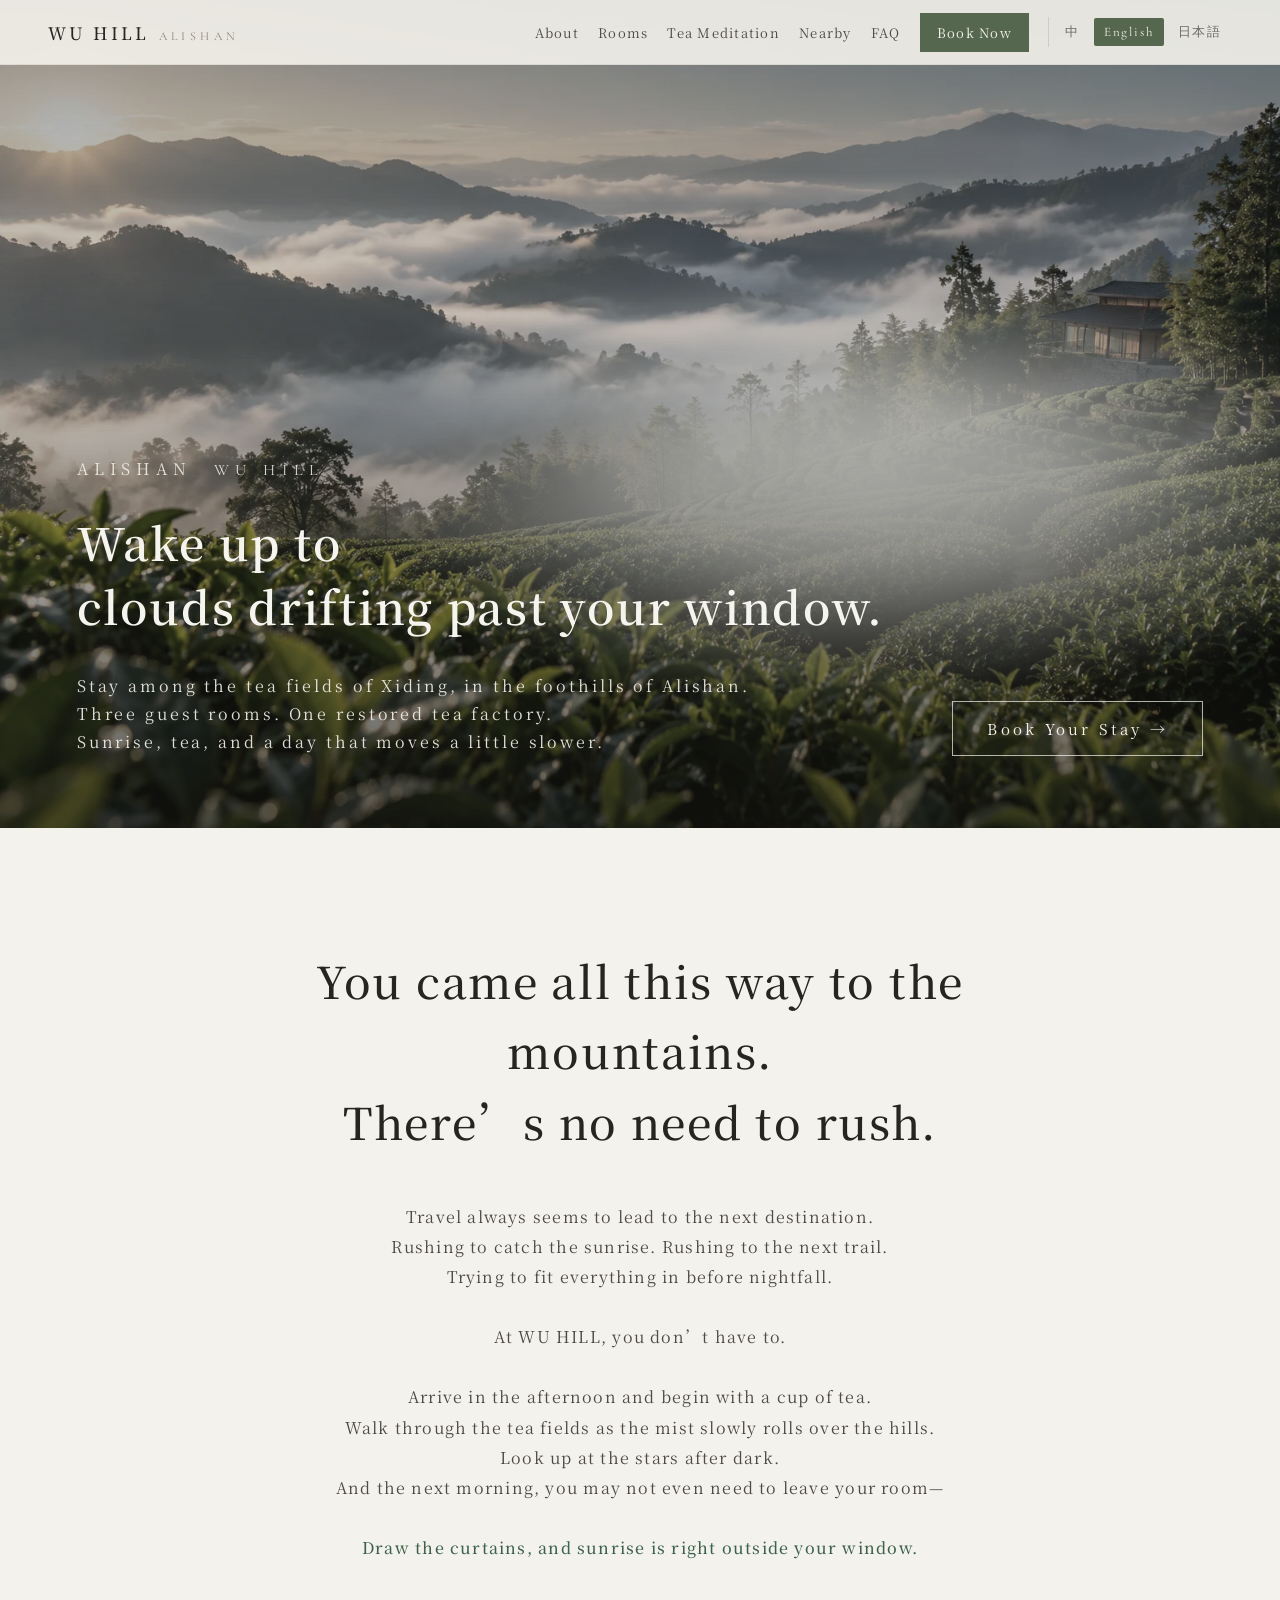
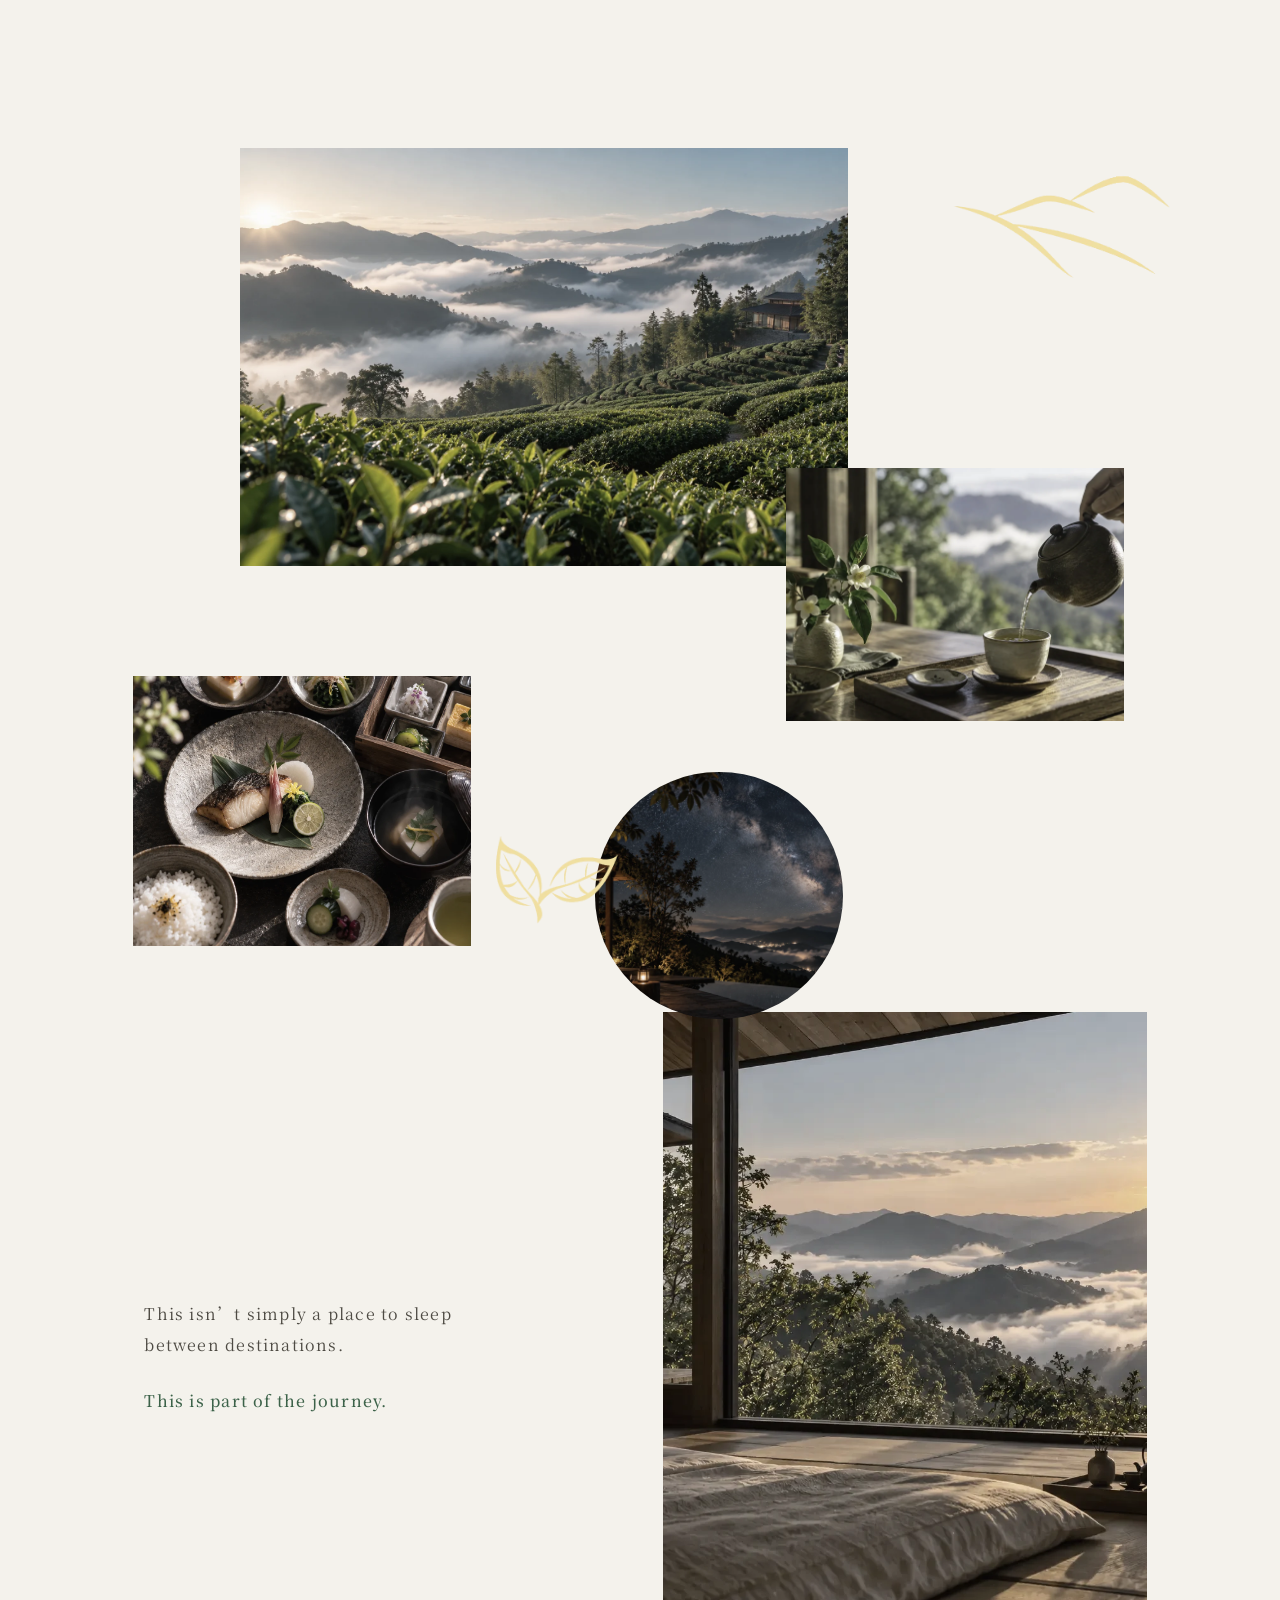
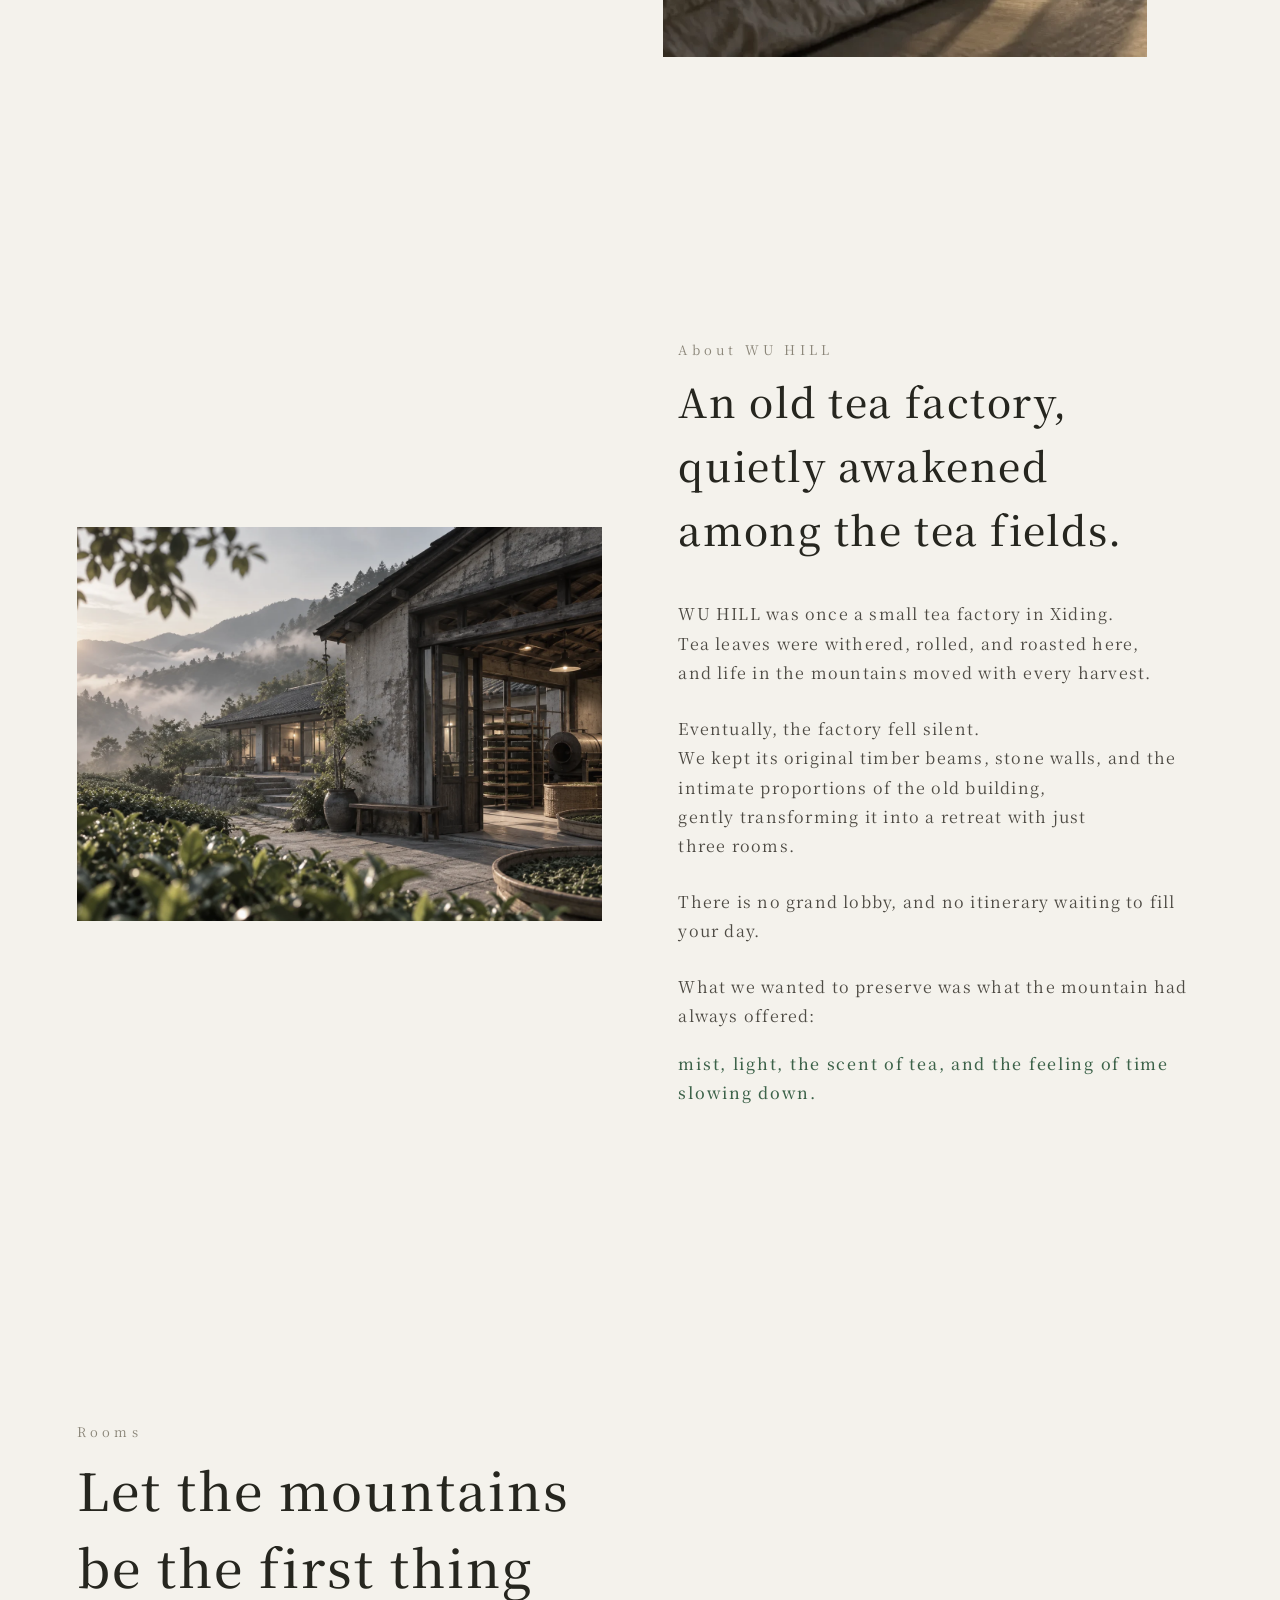
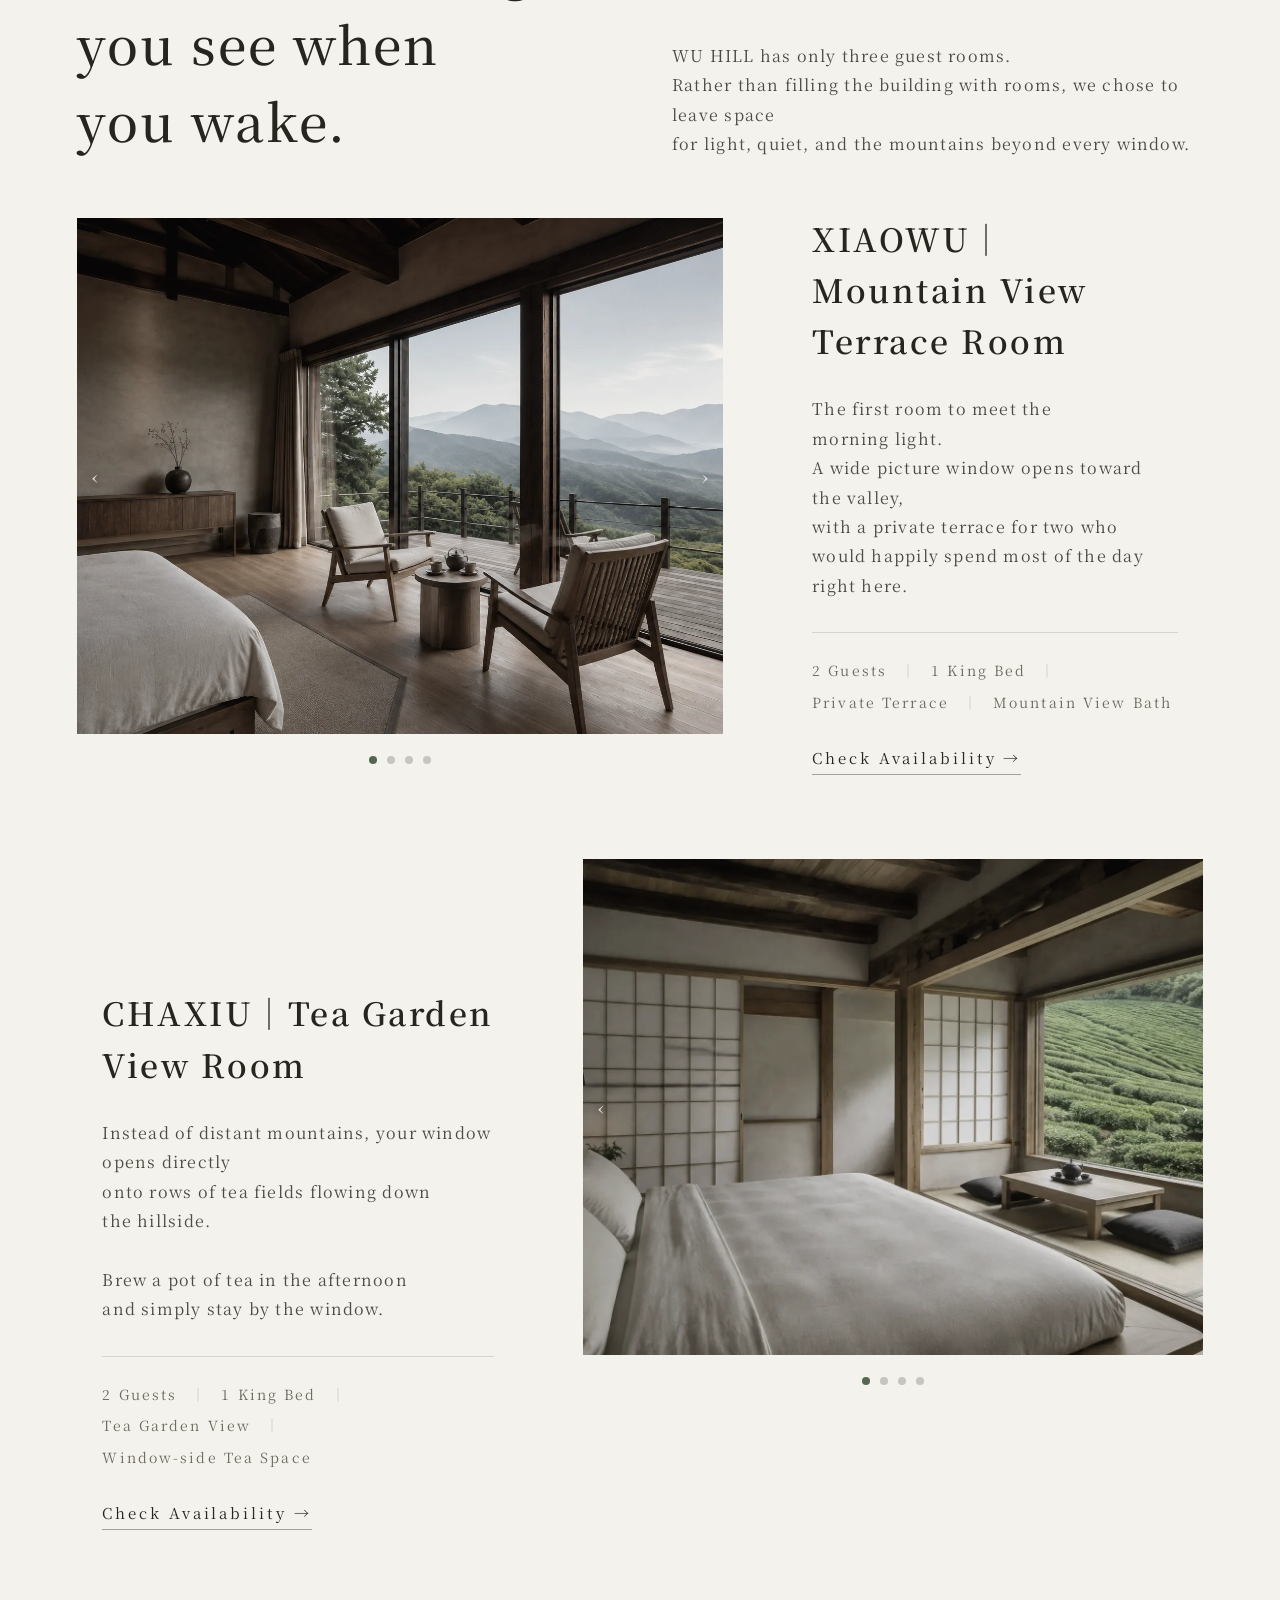
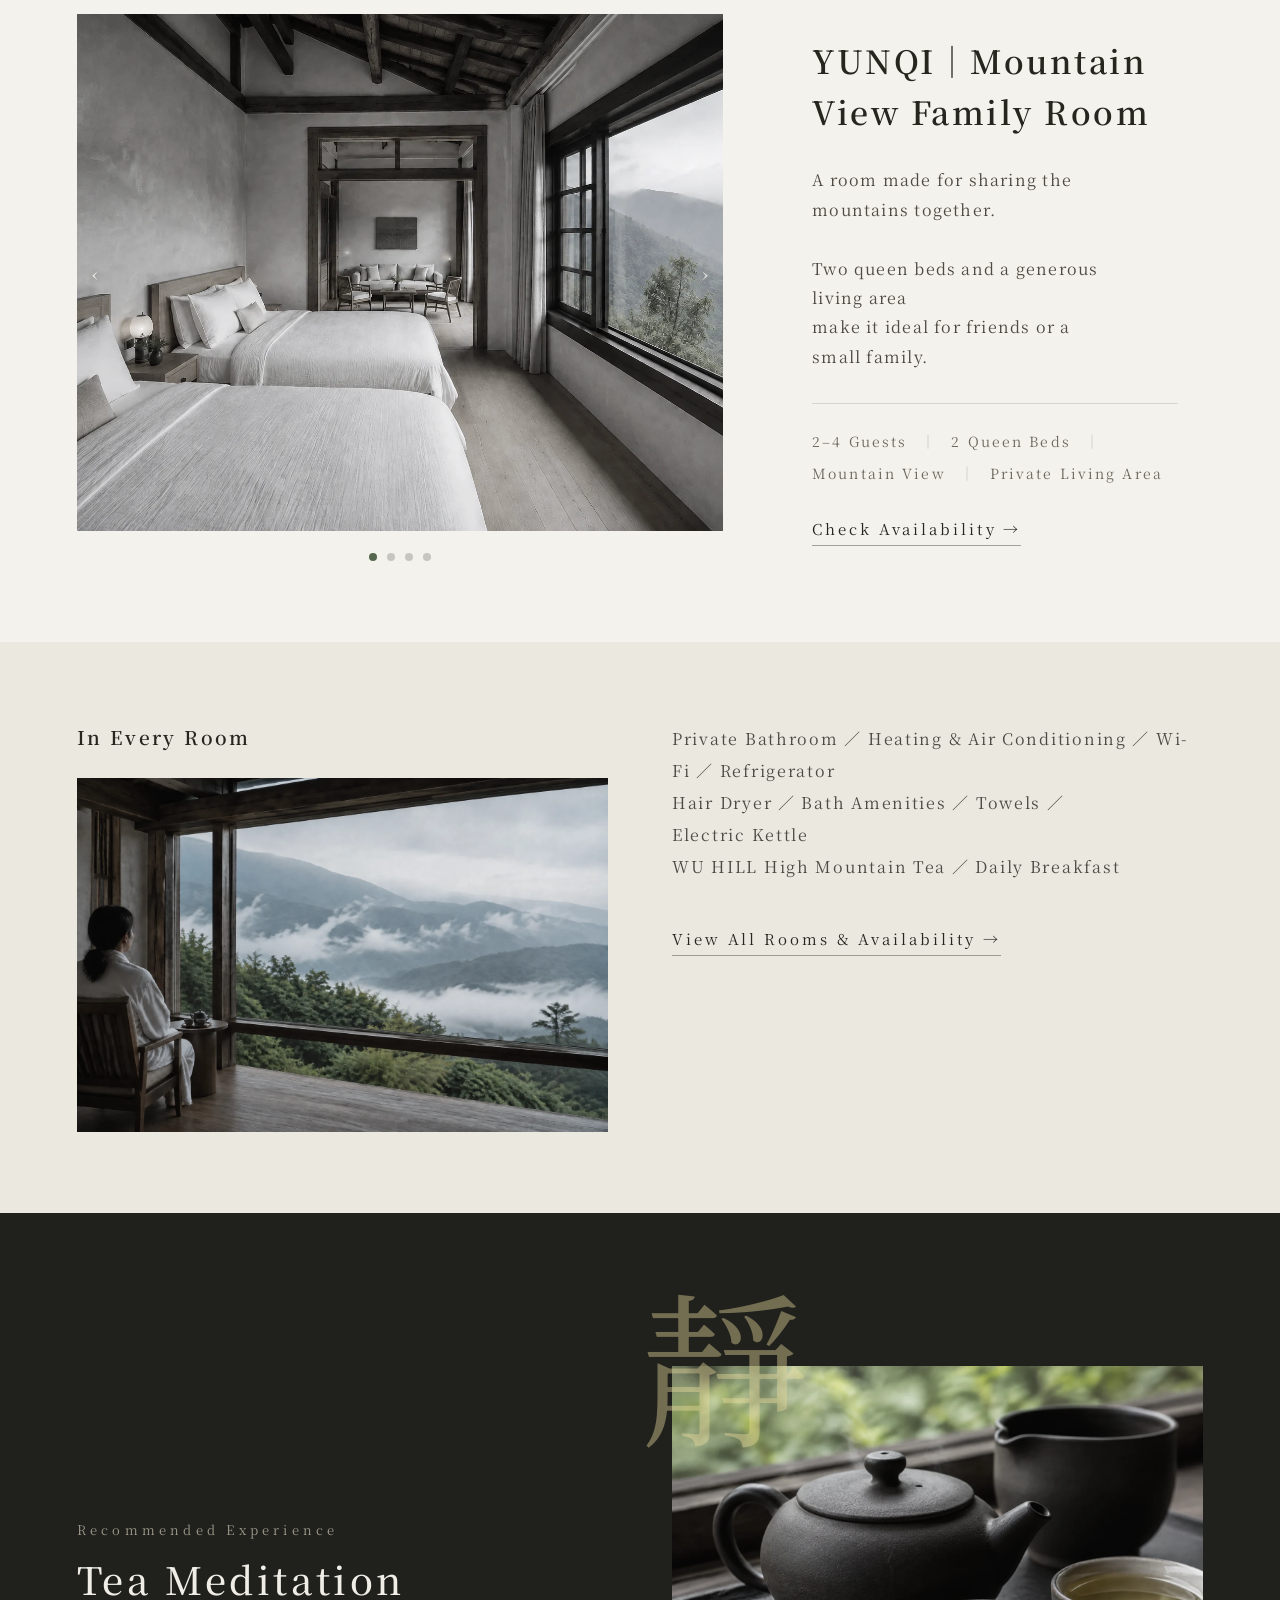
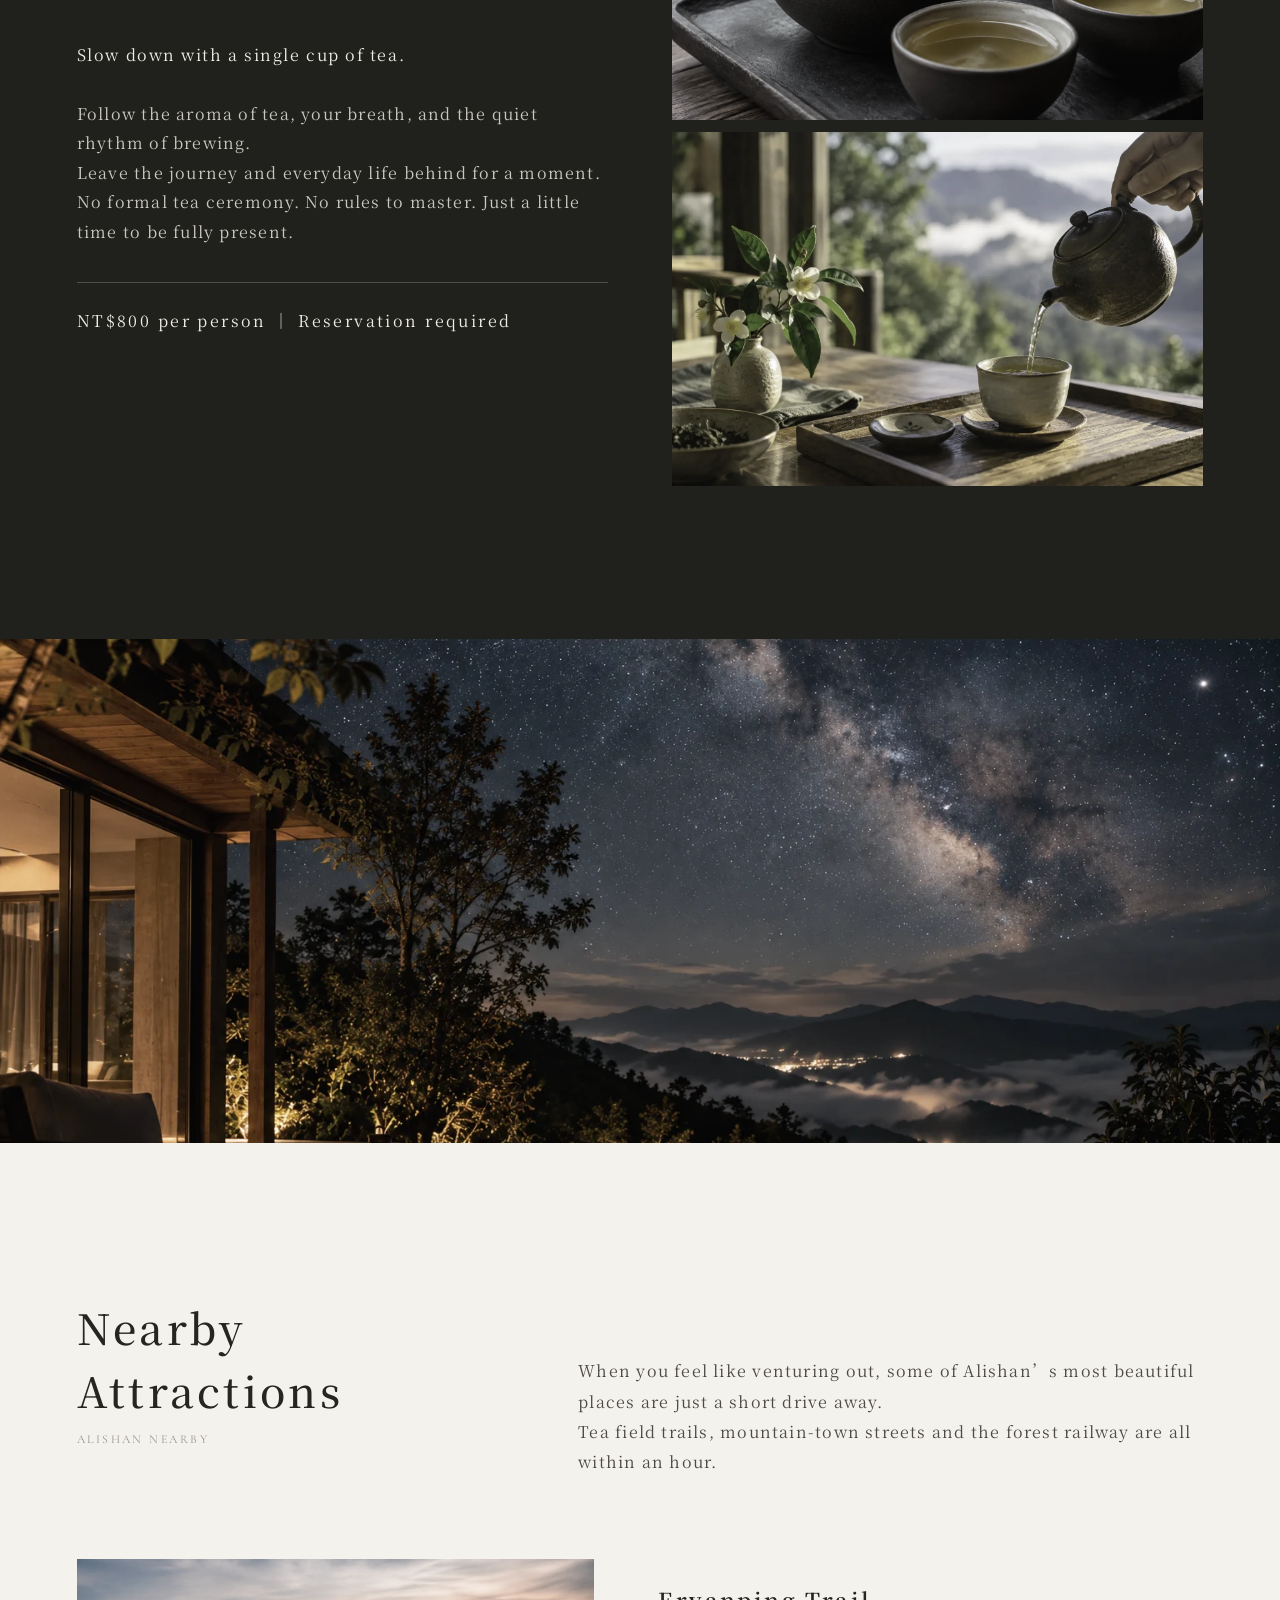
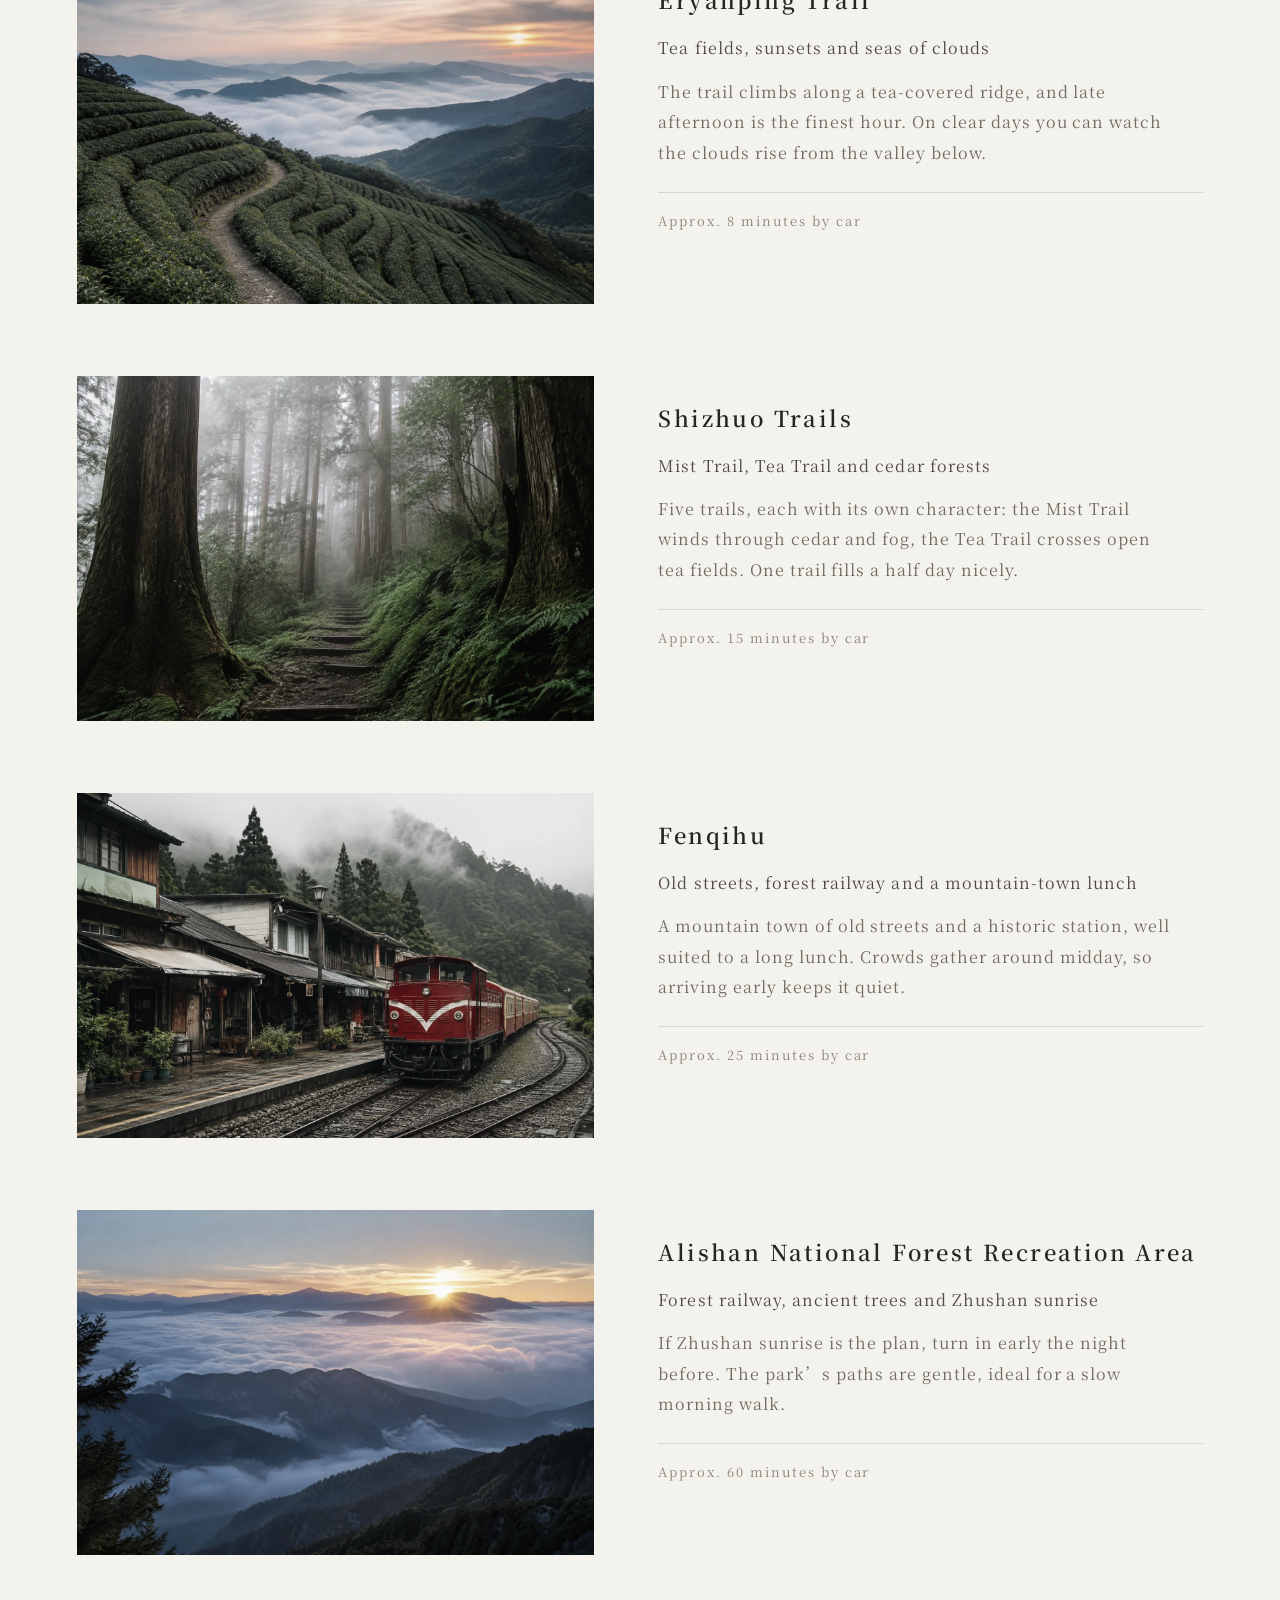
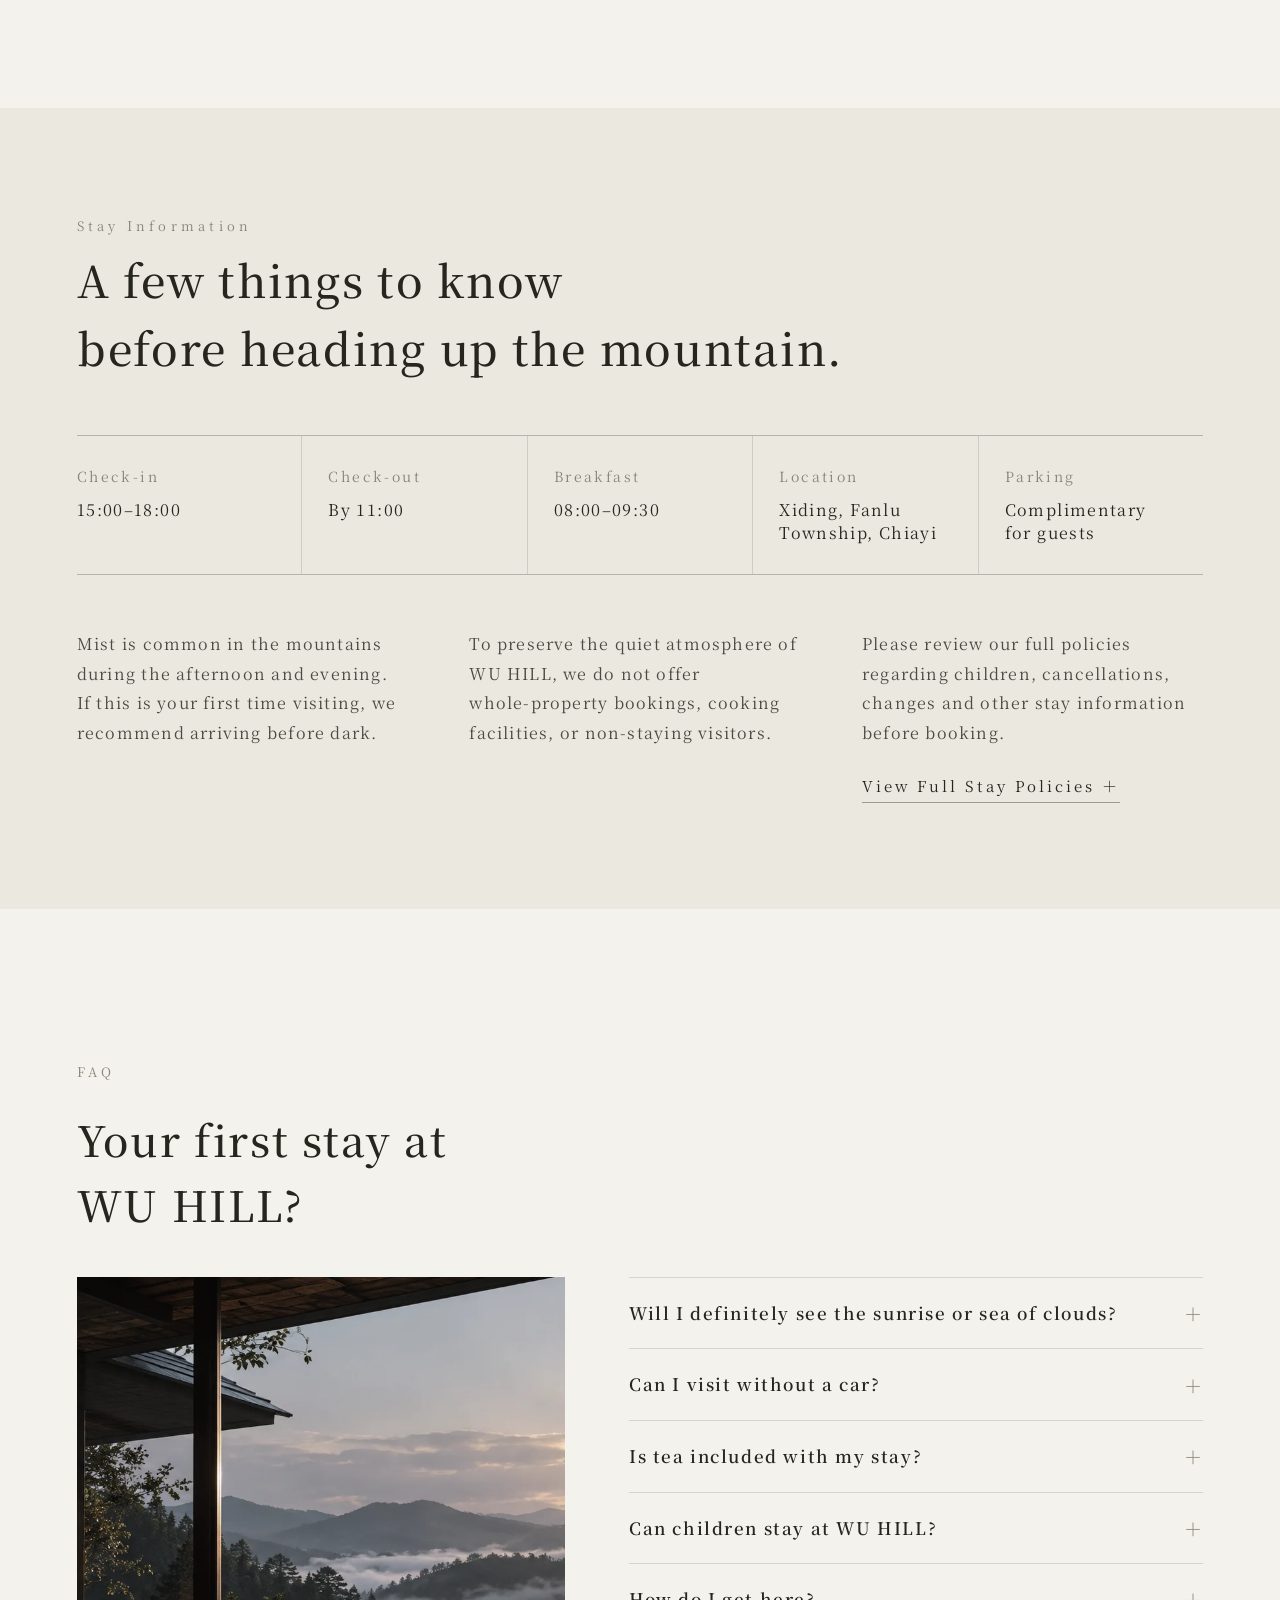
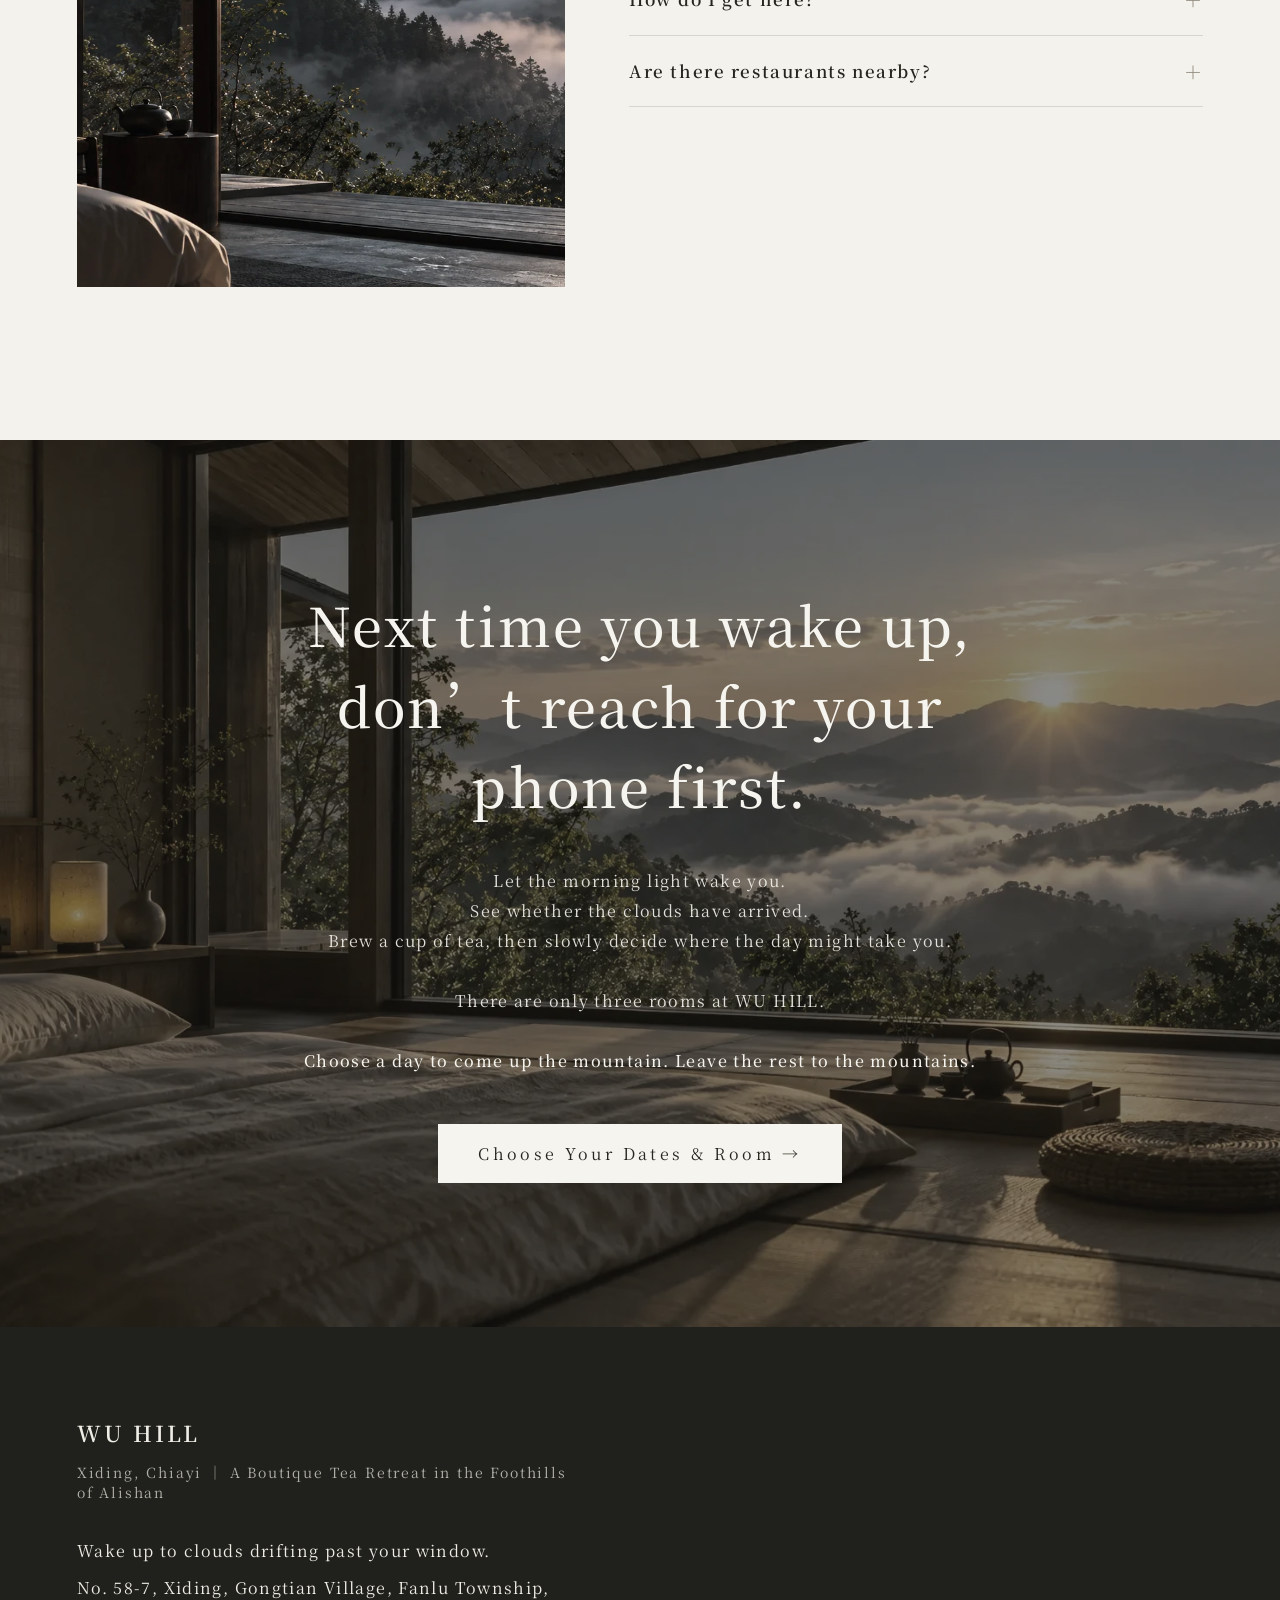
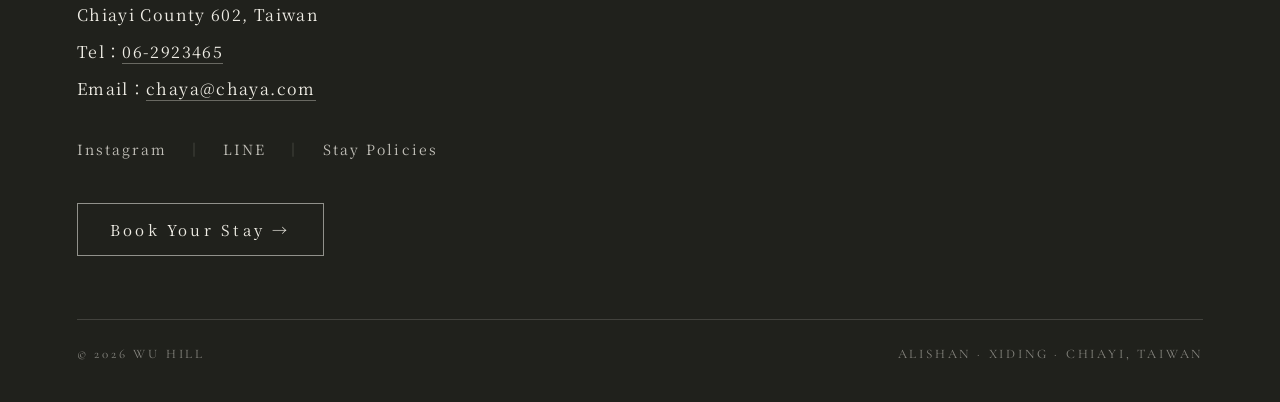
<file: en/index.html>
<!DOCTYPE html>
<html lang="en">
<head>
<meta charset="utf-8">
<meta name="viewport" content="width=device-width, initial-scale=1">
<title>WU HILL | Boutique Tea Retreat in Alishan, Chiayi</title>
<meta name="description" content="WU HILL is a boutique tea retreat in Xiding, Chiayi, in the foothills of Alishan. A restored tea factory with only three guest rooms, sunrise views, seas of clouds and daily tea.">
<meta name="keywords" content="WU HILL,Alishan hotel,Xiding stay,Chiayi boutique hotel,Alishan sunrise,sea of clouds,tea plantation stay,Taiwan tea retreat,Fanlu Township,Alishan accommodation">
<meta name="robots" content="index,follow,max-image-preview:large">
<meta name="theme-color" content="#F4F2EC">
<link rel="canonical" href="https://wuhill.com.tw/en/">
<meta property="og:type" content="website">
<meta property="og:locale" content="en_US">
<meta property="og:site_name" content="霧丘茶宿 WU HILL">
<meta property="og:title" content="WU HILL | Boutique Tea Retreat in Alishan, Chiayi">
<meta property="og:description" content="Wake up to clouds drifting past your window. Three guest rooms among the tea fields of Xiding, Alishan.">
<meta property="og:url" content="https://wuhill.com.tw/en/">
<meta property="og:image" content="https://wuhill.com.tw/assets/hero.webp">
<meta name="twitter:card" content="summary_large_image">
<link rel="alternate" hreflang="zh-Hant" href="https://wuhill.com.tw/">
<link rel="alternate" hreflang="en" href="https://wuhill.com.tw/en/">
<link rel="alternate" hreflang="ja" href="https://wuhill.com.tw/ja/">
<link rel="alternate" hreflang="x-default" href="https://wuhill.com.tw/">
<script type="application/ld+json">
{"@context":"https://schema.org","@type":"LodgingBusiness","name":"WU HILL","alternateName":"霧丘茶宿","url":"https://wuhill.com.tw/en/","image":"https://wuhill.com.tw/assets/hero.webp","description":"A boutique tea retreat in Xiding, Chiayi, in the foothills of Alishan. A restored tea factory with only three guest rooms.","priceRange":"$$$","numberOfRooms":3,"petsAllowed":false,"inLanguage":"en","address":{"@type":"PostalAddress","streetAddress":"No. 58-7, Xiding, Gongtian Village","addressLocality":"Fanlu Township","addressRegion":"Chiayi County","postalCode":"602","addressCountry":"TW"},"geo":{"@type":"GeoCoordinates","latitude":23.4487,"longitude":120.6935},"telephone":"+886-6-2923465","email":"chaya@chaya.com","checkinTime":"15:00","checkoutTime":"11:00","amenityFeature":[{"@type":"LocationFeatureSpecification","name":"Free parking","value":true},{"@type":"LocationFeatureSpecification","name":"Wi-Fi","value":true},{"@type":"LocationFeatureSpecification","name":"Daily breakfast","value":true},{"@type":"LocationFeatureSpecification","name":"Welcome tea","value":true}]}
</script>
<script type="application/ld+json">
{"@context":"https://schema.org","@type":"FAQPage","inLanguage":"en","mainEntity":[{"@type":"Question","name":"Will I definitely see the sunrise or sea of clouds?","acceptedAnswer":{"@type":"Answer","text":"Sunrise, clouds and stars all depend on the weather, so we cannot guarantee them. No two days ever look quite the same."}},{"@type":"Question","name":"Can I visit without a car?","acceptedAnswer":{"@type":"Answer","text":"Yes. Public transportation is available to stops near Xiding, though driving is most convenient for exploring the surrounding area."}},{"@type":"Question","name":"Is tea included with my stay?","acceptedAnswer":{"@type":"Answer","text":"Yes. Every overnight guest is invited to enjoy our welcome tea. No knowledge of tea ceremony is required."}},{"@type":"Question","name":"Can children stay at WU HILL?","acceptedAnswer":{"@type":"Answer","text":"Yes. Children are welcome in selected room types. Please refer to each room description for occupancy limits."}},{"@type":"Question","name":"Are there restaurants nearby?","acceptedAnswer":{"@type":"Answer","text":"Dining options and opening hours are limited in the mountains, so we recommend planning dinner before check-in."}}]}
</script>
<link rel="preconnect" href="https://fonts.googleapis.com">
<link rel="preconnect" href="https://fonts.gstatic.com" crossorigin>
<link href="https://fonts.googleapis.com/css2?family=Cormorant+Garamond:ital,wght@0,300;0,400;0,500;0,600;1,300&family=Noto+Serif+TC:wght@200;300;400;500;600&family=Noto+Serif+JP:wght@200;300;400;500;600&display=swap" rel="stylesheet">
<style>
*{box-sizing:border-box}
html{scroll-behavior:smooth}
body{margin:0;background:#F4F2EC;color:#26261F;font-family:"Noto Serif TC",serif;font-weight:400;-webkit-font-smoothing:antialiased;text-wrap:pretty}
img{display:block;max-width:100%}
a{color:#26261F;text-decoration:none}
a:hover{color:#6A7A6B}
::selection{background:#D8D6CB}
summary::-webkit-details-marker{display:none}
details[open] [data-faq-mark]{transform:rotate(45deg)}
[data-faq-mark]{transition:transform .35s ease}
@keyframes wu-mist{
  0%{transform:translate3d(46%,32%,0) scale(1);opacity:0}
  12%{opacity:0.95}
  55%{opacity:1}
  88%{opacity:0.6}
  100%{transform:translate3d(-46%,-30%,0) scale(1.3);opacity:0}
}
@media (max-width:720px){
  [data-sec-head]{grid-template-columns:1fr !important;gap:24px !important}
  [data-sec-head] > div:first-child{border-right:0 !important;padding-right:0 !important}
  [data-sec-head] > div:last-child{padding-top:0 !important}
}


/* ---- 手機／平板：照片不裁切，改用原始 3:2 比例完整呈現 ---- */
@media (max-width:820px){
  [data-room-article] > div:first-child > div[style*="aspect-ratio"],
  [data-room-article] > div:last-child > div[style*="aspect-ratio"]{aspect-ratio:3/2 !important}
  [data-faq-grid] img,
  #about img,
  #spots img,
  #info img{aspect-ratio:3/2 !important}
}
@media (hover:none) and (max-width:820px){
  [data-nav]{display:none !important}
}
@media (max-width:820px){
  [data-room-article],[data-spot-row],[data-faq-grid]{grid-template-columns:1fr !important}
}

/* ---- 開啟載入畫面 / preloader ----
   1.2 秒後由 CSS 強制淡出，不依賴 JavaScript；淡出後不擋操作。 */
#wh-preload{position:fixed;inset:0;z-index:9999;background:#F4F2EC;display:flex;flex-direction:column;align-items:center;justify-content:center;gap:26px;animation:wh-pl-auto .7s ease 1.2s forwards}
#wh-preload.is-done{opacity:0;visibility:hidden;pointer-events:none}
@keyframes wh-pl-auto{to{opacity:0;visibility:hidden;pointer-events:none}}
#wh-preload .wh-pl-mark{width:clamp(74px,10vw,104px);opacity:0;animation:wh-pl-in .9s cubic-bezier(.22,.61,.36,1) forwards}
#wh-preload .wh-pl-name{margin:0;font-size:clamp(15px,2.2vw,18px);letter-spacing:0.5em;color:#26261F;opacity:0;animation:wh-pl-in .9s cubic-bezier(.22,.61,.36,1) .15s forwards}
#wh-preload .wh-pl-en{margin:0;font-family:'Cormorant Garamond',serif;font-size:11px;letter-spacing:0.44em;color:#9A958A;opacity:0;animation:wh-pl-in .9s cubic-bezier(.22,.61,.36,1) .3s forwards}
#wh-preload .wh-pl-bar{width:clamp(120px,18vw,190px);height:1px;background:rgba(38,38,31,0.14);overflow:hidden}
#wh-preload .wh-pl-bar i{display:block;height:100%;width:40%;background:#55684F;animation:wh-pl-sweep 1.2s ease-in-out infinite}
@keyframes wh-pl-in{from{opacity:0;transform:translateY(12px)}to{opacity:1;transform:none}}
@keyframes wh-pl-sweep{0%{transform:translateX(-100%)}100%{transform:translateX(250%)}}
@media (prefers-reduced-motion: reduce){
  #wh-preload .wh-pl-mark,#wh-preload .wh-pl-name,#wh-preload .wh-pl-en{animation:none;opacity:1}
  #wh-preload .wh-pl-bar i{animation:none;width:100%}
}


/* FAQ：題目列與左側照片同一列，第一題上緣自動對齊照片上緣 */
@media (min-width:821px){
  [data-faq-head]{margin-bottom:0}
  [data-faq-grid] summary{padding:20px 0 !important}
  [data-faq-grid] details p{padding-bottom:22px !important}
}
@media (max-width:820px){
  [data-faq-grid]{grid-template-rows:auto !important}
  [data-faq-grid] > div{grid-column:1 !important;grid-row:auto !important}
  [data-faq-photo]{margin-bottom:28px}
}
/* ---- 平板 / tablet ---- */
@media (max-width:1024px){
  [data-collage]{max-width:100% !important}
}

/* ---- 手機 / mobile：內文縮小 ---- */
@media (max-width:600px){
  section p,section div,footer p,summary span{letter-spacing:0.1em}
  section p[style*="font-size:16px"],section div[style*="font-size:16px"],
  footer p[style*="font-size:16px"],section p[style*="font-size:17px"],
  section p[style*="font-size:18px"]{font-size:14px !important}
  section h3[style*="font-size:22px"]{font-size:19px !important}
  section p[style*="font-size:14px"],section div[style*="font-size:14px"],
  section p[style*="font-size:13px"],section div[style*="font-size:13px"]{font-size:12px !important}
  summary{font-size:15px !important}
}

/* 意象拼貼：手機／平板維持同一版面，圖距放大、文字加大 */
@media (max-width:900px){
  [data-collage]{padding-top:158% !important}
  [data-collage] figure[data-cfig]{transform:scale(0.93)}
  [data-collage] [data-cfig]:not(figure){width:44% !important;left:4% !important;font-size:clamp(13px,2.6vw,17px) !important;line-height:1.8 !important;letter-spacing:0.08em !important}
  [data-collage] [data-cfig]:not(figure) p{margin-bottom:clamp(12px,1.8vw,22px) !important}
}
@media (max-width:600px){
  [data-collage]{padding-top:172% !important}
  [data-collage] figure[data-cfig]{transform:scale(0.9)}
  [data-collage] [data-cfig]:not(figure){width:48% !important;font-size:clamp(13px,3.4vw,16px) !important}
}
@media (prefers-reduced-motion: reduce){
  [data-mist]{display:none !important}
}

/* ---- 導覽列 ---- */
header a > span{white-space:nowrap}
.wh-nav-links{display:flex;align-items:center;gap:clamp(10px,1.5vw,22px)}
.wh-nav-lang{display:flex;align-items:center;gap:4px;font-family:'Cormorant Garamond',serif;font-size:13px;letter-spacing:0.14em;padding-left:6px;border-left:1px solid rgba(38,38,31,0.12)}
.wh-nav-lang a{transition:background .25s ease,color .25s ease}
.wh-burger{display:none;flex-direction:column;justify-content:center;align-items:center;gap:5px;width:40px;height:40px;background:none;border:0;cursor:pointer;padding:0}
.wh-drawer{display:none;flex-direction:column;padding:8px clamp(20px,4vw,48px) 24px;border-top:1px solid rgba(38,38,31,0.08);background:rgba(244,242,236,0.98);font-size:15px}
@media (hover:none) and (max-width:820px){
  [data-nav]{display:none !important}
}
@media (max-width:1080px){
  .wh-nav-links,.wh-nav-lang{display:none}
  .wh-burger{display:flex}
  .wh-drawer.is-open{display:flex}
}

</style>
</head>
<body>
<div id="wh-preload" role="status" aria-live="polite">
  <img class="wh-pl-mark" src="../assets/motif-leaves-pale.webp" alt="" aria-hidden="true">
  <p class="wh-pl-name">WU HILL</p>
  <p class="wh-pl-en">ALISHAN · TAIWAN</p>
  <span class="wh-pl-bar" aria-hidden="true"><i></i></span>
</div>

<div style="overflow-x:hidden">

<header style="position:fixed;top:0;left:0;right:0;z-index:50;background:rgba(244,242,236,0.9);backdrop-filter:blur(14px);-webkit-backdrop-filter:blur(14px);border-bottom:1px solid rgba(38,38,31,0.08)">
  <div style="max-width:1440px;margin:0 auto;padding:0 clamp(20px,4vw,48px);height:64px;display:flex;align-items:center;justify-content:space-between;gap:24px">
    <a href="#top" style="display:flex;align-items:baseline;gap:10px;flex:0 0 auto">
      <span style="font-size:17px;letter-spacing:0.173em;font-weight:500">WU HILL</span>
      <span style="font-family:'Cormorant Garamond',serif;font-size:12px;letter-spacing:0.367em;color:#8A8578">ALISHAN</span>
    </a>
    <nav style="display:flex;align-items:center;gap:clamp(10px,1.5vw,22px);font-size:13px;letter-spacing:0.096em;color:#4D4A43;white-space:nowrap;min-width:0">
      <span class="wh-nav-links">
        <a href="#about" style="color:#4D4A43;white-space:nowrap">About</a>
        <a href="#rooms" style="color:#4D4A43;white-space:nowrap">Rooms</a>
        <a href="#tea" style="color:#4D4A43;white-space:nowrap">Tea Meditation</a>
        <a href="#spots" style="color:#4D4A43;white-space:nowrap">Nearby</a>
        <a href="#faq" style="color:#4D4A43;white-space:nowrap">FAQ</a>
      </span>
      <a href="https://08wuhill.vercel.app/reserve/en.html" target="_blank" rel="noopener" style="border:1px solid #55684F;background:#55684F;padding:9px 16px;color:#F4F2EC;letter-spacing:0.096em;white-space:nowrap;flex:0 0 auto" data-hover="background:#3E4E3A;border-color:#3E4E3A;color:#F4F2EC">Book Now</a>
      <span class="wh-nav-lang">
        <a href="../index.html" style="color:#6E6B61;padding:6px 10px;border-radius:2px" data-hover="background:#55684F;color:#F4F2EC">中</a>
        <span style="background:#55684F;color:#F4F2EC;padding:6px 10px;border-radius:2px">English</span>
        <a href="../ja/index.html" style="color:#6E6B61;padding:6px 10px;border-radius:2px" data-hover="background:#55684F;color:#F4F2EC">日本語</a>
      </span>
      <button type="button" data-menu-toggle aria-label="Menu" class="wh-burger" aria-expanded="false">
        <span style="display:block;width:22px;height:1px;background:#26261F"></span>
        <span style="display:block;width:22px;height:1px;background:#26261F"></span>
        <span style="display:block;width:22px;height:1px;background:#26261F"></span>
      </button>
    </nav>
  </div>
  <div class="wh-drawer">
    <a href="#about" data-menu-close style="color:#4D4A43;padding:14px 0;border-bottom:1px solid rgba(38,38,31,0.08);letter-spacing:0.151em">About WU HILL</a>
    <a href="#rooms" data-menu-close style="color:#4D4A43;padding:14px 0;border-bottom:1px solid rgba(38,38,31,0.08);letter-spacing:0.151em">Rooms</a>
    <a href="#tea" data-menu-close style="color:#4D4A43;padding:14px 0;border-bottom:1px solid rgba(38,38,31,0.08);letter-spacing:0.151em">Tea Meditation</a>
    <a href="#spots" data-menu-close style="color:#4D4A43;padding:14px 0;border-bottom:1px solid rgba(38,38,31,0.08);letter-spacing:0.151em">Nearby Attractions</a>
    <a href="#faq" data-menu-close style="color:#4D4A43;padding:14px 0;border-bottom:1px solid rgba(38,38,31,0.08);letter-spacing:0.151em">FAQ</a>
    <span style="display:flex;gap:10px;padding:18px 0 4px;font-family:'Cormorant Garamond',serif;font-size:14px;letter-spacing:0.12em;color:#9A958A">
      <a href="../index.html" style="color:#6E6B61;padding:6px 10px;border-radius:2px" data-hover="background:#55684F;color:#F4F2EC">中</a>
      <span style="background:#55684F;color:#F4F2EC;padding:6px 10px;border-radius:2px">English</span>
      <a href="../ja/index.html" style="color:#6E6B61;padding:6px 10px;border-radius:2px" data-hover="background:#55684F;color:#F4F2EC">日本語</a>
    </span>
  </div>
</header>

<!-- ===== HERO 主視覺（輪播圖 3 張 / 標題 / 訂房按鈕） ===== -->
<section id="top" style="position:relative;overflow:hidden;min-height:92vh;display:flex;align-items:flex-end;padding:120px clamp(24px,6vw,80px) clamp(48px,8vh,88px)">
  <img data-slideshow data-hero-slide="0" src="../assets/hero.webp" alt="WU HILL: morning tea in the mountains" fetchpriority="high" style="position:absolute;inset:0;width:100%;height:100%;object-fit:cover;opacity:1;transition:opacity 2s ease-in-out">
  <img data-slideshow data-hero-slide="1" src="../assets/tea-field-dawn.webp" alt="Tea fields at Xiding with morning clouds" loading="lazy" style="position:absolute;inset:0;width:100%;height:100%;object-fit:cover;opacity:0;transition:opacity 2s ease-in-out">
  <img data-slideshow data-hero-slide="2" src="../assets/room2-4.webp" alt="Window-side tea space overlooking tea fields" loading="lazy" style="position:absolute;inset:0;width:100%;height:100%;object-fit:cover;opacity:0;transition:opacity 2s ease-in-out">
  <div data-mist aria-hidden="true" style="position:absolute;inset:-25%;pointer-events:none;background:radial-gradient(34% 22% at 62% 56%,rgba(250,250,247,0.97) 0%,rgba(250,250,247,0.82) 30%,rgba(250,250,247,0.42) 54%,rgba(250,250,247,0) 80%);filter:blur(20px);animation:wu-mist 15s linear infinite;will-change:transform,opacity"></div>
  <div style="position:absolute;inset:0;background:linear-gradient(180deg,rgba(20,20,16,0.42) 0%,rgba(20,20,16,0.18) 38%,rgba(20,20,16,0.68) 100%)"></div>
  <div style="position:relative;max-width:1440px;margin:0 auto;width:100%;color:#F6F4EE">
    <p style="margin:0 0 30px;font-size:16px;letter-spacing:0.367em;color:rgba(246,244,238,0.86)">ALISHAN　<span style="font-family:'Cormorant Garamond',serif;letter-spacing:0.41em">WU HILL</span></p>
    <h1 style="margin:0 0 34px;font-weight:600;font-size:clamp(23px,3.5vw,46px);line-height:1.42;letter-spacing:0.039em">Wake up to<br>clouds drifting past your window.</h1>
    <div style="display:flex;flex-wrap:wrap;align-items:flex-end;justify-content:space-between;gap:36px">
      <div style="font-size:16px;line-height:1.76;color:rgba(246,244,238,0.9)">
        <p style="margin:0;letter-spacing:0.18em">Stay among the tea fields of Xiding, in the foothills of Alishan.</p>
        <p style="margin:0;letter-spacing:0.18em">Three guest rooms. One restored tea factory.</p>
        <p style="margin:0;letter-spacing:0.18em">Sunrise, tea, and a day that moves a little slower.</p>
      </div>
      <a href="https://08wuhill.vercel.app/reserve/en.html" target="_blank" rel="noopener" style="border:1px solid rgba(246,244,238,0.7);color:#F6F4EE;padding:16px 34px;font-size:15px;letter-spacing:0.216em;white-space:nowrap;flex:0 0 auto" data-hover="background:#F0DFA0;border-color:#F0DFA0;color:#26261F">Book Your Stay →</a>
    </div>
  </div>
</section>

<section style="padding:clamp(86px,13vh,168px) clamp(24px,6vw,80px)">
  <div data-reveal style="max-width:760px;margin:0 auto;text-align:center">
    <h2 style="margin:0 0 46px;font-weight:500;font-size:clamp(26px,3.6vw,44px);line-height:1.6;letter-spacing:0.039em">You came all this way to the mountains.<br>There’s no need to rush.</h2>
    <div style="font-size:16px;line-height:1.88;letter-spacing:0.076em;color:#4D4A43">
      <p style="margin:0 0 30px">Travel always seems to lead to the next destination.<br>Rushing to catch the sunrise. Rushing to the next trail.<br>Trying to fit everything in before nightfall.</p>
      <p style="margin:0 0 30px">At WU HILL, you don’t have to.</p>
      <p style="margin:0 0 30px">Arrive in the afternoon and begin with a cup of tea.<br>Walk through the tea fields as the mist slowly rolls over the hills.<br>Look up at the stars after dark.<br>And the next morning, you may not even need to leave your room—</p>
      <p style="margin:0;color:#3C6249;font-weight:500">Draw the curtains, and sunrise is right outside your window.</p>
    </div>
  </div>
</section>

<section style="position:relative;overflow:hidden;padding:clamp(20px,4vh,60px) clamp(24px,6vw,80px) clamp(48px,8vh,110px)">
  <div data-collage style="position:relative;max-width:1130px;margin:0 auto;padding-top:142%">
    <div aria-hidden="true" data-collage-motif style="position:absolute;top:1%;right:1%;width:22%;pointer-events:none;z-index:1"><img src="../assets/motif-ridge-pale.webp" alt="" style="width:100%;height:auto;opacity:0.4"></div>
    <figure data-reveal data-cfig style="margin:0;position:absolute;left:14.5%;top:2%;width:54%;z-index:2">
      <img src="../assets/tea-field-dawn.webp" alt="Walking through the tea fields as mist rolls over the hills" loading="lazy" style="width:100%;aspect-ratio:16/11;object-fit:cover;">
    </figure>
    <figure data-reveal data-cfig style="margin:0;position:absolute;left:63%;top:22%;width:30%;z-index:3">
      <img src="../assets/pour-mountain.webp" alt="Beginning the afternoon with a cup of tea" loading="lazy" style="width:100%;aspect-ratio:4/3;object-fit:cover;">
    </figure>
    <figure data-reveal data-cfig style="margin:0;position:absolute;left:5%;top:35%;width:30%;z-index:2">
      <img src="../assets/breakfast.webp" alt="Breakfast in the mountains" loading="lazy" style="width:100%;aspect-ratio:5/4;object-fit:cover;">
    </figure>
    <figure data-reveal data-cfig style="margin:0;position:absolute;left:46%;top:41%;width:22%;z-index:3">
      <img src="../assets/starry-terrace.webp" alt="Looking up at the stars after dark" loading="lazy" style="width:100%;aspect-ratio:1/1;object-fit:cover;border-radius:50%">
    </figure>
    <figure data-reveal data-cfig style="margin:0;position:absolute;left:52%;top:56%;width:43%;z-index:2">
      <img src="../assets/room-sunrise.webp" alt="Sunrise seen from the room" loading="lazy" style="width:100%;aspect-ratio:3/4;object-fit:cover">
    </figure>
    <div data-reveal data-cfig style="position:absolute;left:6%;top:74%;width:34%;z-index:2;font-size:16px;line-height:1.88;letter-spacing:0.076em;color:#4D4A43">
      <p style="margin:0 0 26px">This isn’t simply a place to sleep between destinations.</p>
      <p style="margin:0;color:#3C6249;font-weight:500">This is part of the journey.</p>
    </div>
    <div aria-hidden="true" data-collage-motif style="position:absolute;top:44.5%;left:35.5%;width:13%;pointer-events:none;z-index:4"><img src="../assets/motif-leaves-pale.webp" alt="" style="width:100%;height:auto;opacity:0.4"></div>
  </div>
</section>

<!-- ===== 關於 / About ===== -->
<section id="about" style="padding:clamp(110px,17vh,220px) clamp(24px,6vw,80px)">
  <div style="max-width:1240px;margin:0 auto;display:grid;grid-template-columns:repeat(auto-fit,minmax(320px,1fr));gap:clamp(40px,6vw,88px);align-items:center">
    <div data-reveal>
      <img src="../assets/tea-factory.webp" alt="The original tea factory and tea fields at Xiding" style="width:100%;aspect-ratio:4/3;object-fit:cover">
    </div>
    <div data-reveal>
      <p style="margin:0 0 10px;font-size:13px;letter-spacing:0.324em;color:#8A8578">About WU HILL</p>
      <h2 style="margin:0 0 38px;font-weight:500;font-size:clamp(26px,3.2vw,40px);line-height:1.6;letter-spacing:0.039em">An old tea factory,<br>quietly awakened among the tea fields.</h2>
      <div style="font-size:16px;line-height:1.84;letter-spacing:0.076em;color:#4D4A43;max-width:34em">
        <p style="margin:0 0 26px">WU HILL was once a small tea factory in Xiding.<br>Tea leaves were withered, rolled, and roasted here,<br>and life in the mountains moved with every harvest.</p>
        <p style="margin:0 0 26px">Eventually, the factory fell silent.<br>We kept its original timber beams, stone walls, and the intimate proportions of the old building,<br>gently transforming it into a retreat with just three rooms.</p>
        <p style="margin:0 0 26px">There is no grand lobby, and no itinerary waiting to fill your day.</p>
        <p style="margin:0 0 18px">What we wanted to preserve was what the mountain had always offered:</p>
        <p style="margin:0;color:#3C6249;font-weight:500;letter-spacing:0.108em">mist, light, the scent of tea, and the feeling of time slowing down.</p>
      </div>
    </div>
  </div>
</section>

<!-- ===== 房型標題 / Rooms ===== -->
<section id="rooms" style="padding:clamp(120px,18vh,240px) clamp(24px,6vw,80px) clamp(40px,6vh,80px)">
  <div data-reveal style="max-width:1240px;margin:0 auto">
    <p style="margin:0 0 10px;font-size:13px;letter-spacing:0.324em;color:#8A8578">Rooms</p>
    <div style="display:grid;grid-template-columns:repeat(auto-fit,minmax(320px,1fr));gap:clamp(30px,5vw,80px);align-items:end">
      <h2 style="margin:0;font-weight:500;font-size:clamp(28px,4vw,52px);line-height:1.5;letter-spacing:0.039em">Let the mountains<br>be the first thing you see when you wake.</h2>
      <div style="font-size:16px;line-height:1.84;letter-spacing:0.076em;color:#4D4A43">
        <p style="margin:0">WU HILL has only three guest rooms.<br>Rather than filling the building with rooms, we chose to leave space<br>for light, quiet, and the mountains beyond every window.</p>
      </div>
    </div>
  </div>
</section>

<section style="padding:0 clamp(24px,6vw,80px) clamp(60px,9vh,120px)">
  <div style="max-width:1240px;margin:0 auto;display:flex;flex-direction:column;gap:clamp(70px,10vh,140px)">

    <article data-room-article style="display:grid;grid-template-columns:repeat(auto-fit,minmax(300px,1fr));grid-template-columns:minmax(300px,1.55fr) minmax(260px,1fr);gap:clamp(28px,5vw,80px);align-items:center">
      <div data-reveal>
        <div style="position:relative;width:100%;aspect-ratio:5/4;overflow:hidden;background:#E4E1D9">
          <img data-slideshow data-room="1" data-slide="0" src="../assets/room1-1.webp" alt="XIAOWU: picture window facing the valley" loading="lazy" style="position:absolute;inset:0;width:100%;height:100%;object-fit:cover;opacity:1;transition:opacity 1.4s ease-in-out">
          <img data-slideshow data-room="1" data-slide="1" src="../assets/room1-2.webp" alt="XIAOWU interior" loading="lazy" style="position:absolute;inset:0;width:100%;height:100%;object-fit:cover;opacity:0;transition:opacity 1.4s ease-in-out">
          <img data-slideshow data-room="1" data-slide="2" src="../assets/room1-3.webp" alt="XIAOWU mountain view bath" loading="lazy" style="position:absolute;inset:0;width:100%;height:100%;object-fit:cover;opacity:0;transition:opacity 1.4s ease-in-out">
          <img data-slideshow data-room="1" data-slide="3" src="../assets/room1-4.webp" alt="XIAOWU private terrace" loading="lazy" style="position:absolute;inset:0;width:100%;height:100%;object-fit:cover;opacity:0;transition:opacity 1.4s ease-in-out">
          <button type="button" data-room="1" data-nav="prev" aria-label="Previous photo" style="position:absolute;top:50%;transform:translateY(-50%);z-index:4;background:none;border:0;cursor:pointer;padding:10px 8px;color:rgba(246,244,238,0.9);font-size:26px;line-height:1;font-family:'Cormorant Garamond',serif;text-shadow:0 1px 6px rgba(0,0,0,0.35);left:6px" data-hover="color:#FFF">‹</button>
          <button type="button" data-room="1" data-nav="next" aria-label="Next photo" style="position:absolute;top:50%;transform:translateY(-50%);z-index:4;background:none;border:0;cursor:pointer;padding:10px 8px;color:rgba(246,244,238,0.9);font-size:26px;line-height:1;font-family:'Cormorant Garamond',serif;text-shadow:0 1px 6px rgba(0,0,0,0.35);right:6px" data-hover="color:#FFF">›</button>
        </div>
        <div style="display:flex;align-items:center;justify-content:center;gap:18px;margin-top:22px">
          <div style="display:flex;align-items:center;gap:10px">
          <button type="button" data-room="1" data-dot="0" aria-label="Photo 1" style="width:8px;height:8px;border-radius:50%;border:0;padding:0;cursor:pointer;background:#55684F;transition:background .4s"></button>
          <button type="button" data-room="1" data-dot="1" aria-label="Photo 2" style="width:8px;height:8px;border-radius:50%;border:0;padding:0;cursor:pointer;background:rgba(38,38,31,0.22);transition:background .4s"></button>
          <button type="button" data-room="1" data-dot="2" aria-label="Photo 3" style="width:8px;height:8px;border-radius:50%;border:0;padding:0;cursor:pointer;background:rgba(38,38,31,0.22);transition:background .4s"></button>
          <button type="button" data-room="1" data-dot="3" aria-label="Photo 4" style="width:8px;height:8px;border-radius:50%;border:0;padding:0;cursor:pointer;background:rgba(38,38,31,0.22);transition:background .4s"></button>
          </div>
        </div>
      </div>
      <div data-reveal style="padding:0 clamp(0px,2vw,32px)">
        <h3 style="margin:0 0 28px;font-weight:600;font-size:clamp(22px,2.6vw,32px);letter-spacing:0.078em;line-height:1.6">XIAOWU｜Mountain View Terrace Room</h3>
        <div style="font-size:16px;line-height:1.84;letter-spacing:0.076em;color:#4D4A43">
          <p style="margin:0 0 32px">The first room to meet the morning light.<br>A wide picture window opens toward the valley,<br>with a private terrace for two who would happily spend most of the day right here.</p>
        </div>
        <div style="margin:0 0 32px;padding-top:26px;border-top:1px solid rgba(38,38,31,0.14);font-size:14px;letter-spacing:0.151em;color:#6E6B61;line-height:1.68;display:flex;flex-wrap:wrap;align-items:center;column-gap:14px;row-gap:8px"><span style="white-space:nowrap">2 Guests</span><span aria-hidden="true" style="color:rgba(38,38,31,0.25)">｜</span><span style="white-space:nowrap">1 King Bed</span><span aria-hidden="true" style="color:rgba(38,38,31,0.25)">｜</span><span style="white-space:nowrap">Private Terrace</span><span aria-hidden="true" style="color:rgba(38,38,31,0.25)">｜</span><span style="white-space:nowrap">Mountain View Bath</span></div>
        <a href="https://08wuhill.vercel.app/reserve/en.html" target="_blank" rel="noopener" style="font-size:15px;letter-spacing:0.194em;border-bottom:1px solid rgba(38,38,31,0.4);padding-bottom:6px">Check Availability →</a>
      </div>
    </article>

    <article data-room-article style="display:grid;grid-template-columns:repeat(auto-fit,minmax(300px,1fr));grid-template-columns:minmax(260px,1fr) minmax(300px,1.4fr);gap:clamp(28px,5vw,90px);align-items:start">
      <div data-reveal style="padding:clamp(24px,10vw,150px) clamp(0px,2vw,32px) 0">
        <h3 style="margin:0 0 28px;font-weight:600;font-size:clamp(22px,2.6vw,32px);letter-spacing:0.078em;line-height:1.6">CHAXIU｜Tea Garden View Room</h3>
        <div style="font-size:16px;line-height:1.84;letter-spacing:0.076em;color:#4D4A43">
          <p style="margin:0 0 32px">Instead of distant mountains, your window opens directly<br>onto rows of tea fields flowing down the hillside.<br><br>Brew a pot of tea in the afternoon<br>and simply stay by the window.</p>
        </div>
        <div style="margin:0 0 32px;padding-top:26px;border-top:1px solid rgba(38,38,31,0.14);font-size:14px;letter-spacing:0.151em;color:#6E6B61;line-height:1.68;display:flex;flex-wrap:wrap;align-items:center;column-gap:14px;row-gap:8px"><span style="white-space:nowrap">2 Guests</span><span aria-hidden="true" style="color:rgba(38,38,31,0.25)">｜</span><span style="white-space:nowrap">1 King Bed</span><span aria-hidden="true" style="color:rgba(38,38,31,0.25)">｜</span><span style="white-space:nowrap">Tea Garden View</span><span aria-hidden="true" style="color:rgba(38,38,31,0.25)">｜</span><span style="white-space:nowrap">Window-side Tea Space</span></div>
        <a href="https://08wuhill.vercel.app/reserve/en.html" target="_blank" rel="noopener" style="font-size:15px;letter-spacing:0.194em;border-bottom:1px solid rgba(38,38,31,0.4);padding-bottom:6px">Check Availability →</a>
      </div>
      <div data-reveal>
        <div style="position:relative;width:100%;aspect-ratio:5/4;overflow:hidden;background:#E4E1D9">
          <img data-slideshow data-room="2" data-slide="0" src="../assets/room2-1.webp" alt="CHAXIU: rows of tea fields beyond the window" loading="lazy" style="position:absolute;inset:0;width:100%;height:100%;object-fit:cover;opacity:1;transition:opacity 1.4s ease-in-out">
          <img data-slideshow data-room="2" data-slide="1" src="../assets/room2-2.webp" alt="CHAXIU bedding" loading="lazy" style="position:absolute;inset:0;width:100%;height:100%;object-fit:cover;opacity:0;transition:opacity 1.4s ease-in-out">
          <img data-slideshow data-room="2" data-slide="2" src="../assets/room2-3.webp" alt="CHAXIU window-side tea space" loading="lazy" style="position:absolute;inset:0;width:100%;height:100%;object-fit:cover;opacity:0;transition:opacity 1.4s ease-in-out">
          <img data-slideshow data-room="2" data-slide="3" src="../assets/room2-4.webp" alt="CHAXIU tea ware" loading="lazy" style="position:absolute;inset:0;width:100%;height:100%;object-fit:cover;opacity:0;transition:opacity 1.4s ease-in-out">
          <button type="button" data-room="2" data-nav="prev" aria-label="Previous photo" style="position:absolute;top:50%;transform:translateY(-50%);z-index:4;background:none;border:0;cursor:pointer;padding:10px 8px;color:rgba(246,244,238,0.9);font-size:26px;line-height:1;font-family:'Cormorant Garamond',serif;text-shadow:0 1px 6px rgba(0,0,0,0.35);left:6px" data-hover="color:#FFF">‹</button>
          <button type="button" data-room="2" data-nav="next" aria-label="Next photo" style="position:absolute;top:50%;transform:translateY(-50%);z-index:4;background:none;border:0;cursor:pointer;padding:10px 8px;color:rgba(246,244,238,0.9);font-size:26px;line-height:1;font-family:'Cormorant Garamond',serif;text-shadow:0 1px 6px rgba(0,0,0,0.35);right:6px" data-hover="color:#FFF">›</button>
        </div>
        <div style="display:flex;align-items:center;justify-content:center;gap:18px;margin-top:22px">
          <div style="display:flex;align-items:center;gap:10px">
          <button type="button" data-room="2" data-dot="0" aria-label="Photo 1" style="width:8px;height:8px;border-radius:50%;border:0;padding:0;cursor:pointer;background:#55684F;transition:background .4s"></button>
          <button type="button" data-room="2" data-dot="1" aria-label="Photo 2" style="width:8px;height:8px;border-radius:50%;border:0;padding:0;cursor:pointer;background:rgba(38,38,31,0.22);transition:background .4s"></button>
          <button type="button" data-room="2" data-dot="2" aria-label="Photo 3" style="width:8px;height:8px;border-radius:50%;border:0;padding:0;cursor:pointer;background:rgba(38,38,31,0.22);transition:background .4s"></button>
          <button type="button" data-room="2" data-dot="3" aria-label="Photo 4" style="width:8px;height:8px;border-radius:50%;border:0;padding:0;cursor:pointer;background:rgba(38,38,31,0.22);transition:background .4s"></button>
          </div>
        </div>
      </div>
    </article>

    <article data-room-article style="display:grid;grid-template-columns:repeat(auto-fit,minmax(300px,1fr));grid-template-columns:minmax(300px,1.55fr) minmax(260px,1fr);gap:clamp(28px,5vw,80px);align-items:center">
      <div data-reveal>
        <div style="position:relative;width:100%;aspect-ratio:5/4;overflow:hidden;background:#E4E1D9">
          <img data-slideshow data-room="3" data-slide="0" src="../assets/room3-1.webp" alt="YUNQI: two queen beds and a living area" loading="lazy" style="position:absolute;inset:0;width:100%;height:100%;object-fit:cover;opacity:1;transition:opacity 1.4s ease-in-out">
          <img data-slideshow data-room="3" data-slide="1" src="../assets/room3-2.webp" alt="YUNQI two queen beds" loading="lazy" style="position:absolute;inset:0;width:100%;height:100%;object-fit:cover;opacity:0;transition:opacity 1.4s ease-in-out">
          <img data-slideshow data-room="3" data-slide="2" src="../assets/room3-3.webp" alt="YUNQI window seating with mountain views" loading="lazy" style="position:absolute;inset:0;width:100%;height:100%;object-fit:cover;opacity:0;transition:opacity 1.4s ease-in-out">
          <img data-slideshow data-room="3" data-slide="3" src="../assets/room3-4.webp" alt="YUNQI private living area" loading="lazy" style="position:absolute;inset:0;width:100%;height:100%;object-fit:cover;opacity:0;transition:opacity 1.4s ease-in-out">
          <button type="button" data-room="3" data-nav="prev" aria-label="Previous photo" style="position:absolute;top:50%;transform:translateY(-50%);z-index:4;background:none;border:0;cursor:pointer;padding:10px 8px;color:rgba(246,244,238,0.9);font-size:26px;line-height:1;font-family:'Cormorant Garamond',serif;text-shadow:0 1px 6px rgba(0,0,0,0.35);left:6px" data-hover="color:#FFF">‹</button>
          <button type="button" data-room="3" data-nav="next" aria-label="Next photo" style="position:absolute;top:50%;transform:translateY(-50%);z-index:4;background:none;border:0;cursor:pointer;padding:10px 8px;color:rgba(246,244,238,0.9);font-size:26px;line-height:1;font-family:'Cormorant Garamond',serif;text-shadow:0 1px 6px rgba(0,0,0,0.35);right:6px" data-hover="color:#FFF">›</button>
        </div>
        <div style="display:flex;align-items:center;justify-content:center;gap:18px;margin-top:22px">
          <div style="display:flex;align-items:center;gap:10px">
          <button type="button" data-room="3" data-dot="0" aria-label="Photo 1" style="width:8px;height:8px;border-radius:50%;border:0;padding:0;cursor:pointer;background:#55684F;transition:background .4s"></button>
          <button type="button" data-room="3" data-dot="1" aria-label="Photo 2" style="width:8px;height:8px;border-radius:50%;border:0;padding:0;cursor:pointer;background:rgba(38,38,31,0.22);transition:background .4s"></button>
          <button type="button" data-room="3" data-dot="2" aria-label="Photo 3" style="width:8px;height:8px;border-radius:50%;border:0;padding:0;cursor:pointer;background:rgba(38,38,31,0.22);transition:background .4s"></button>
          <button type="button" data-room="3" data-dot="3" aria-label="Photo 4" style="width:8px;height:8px;border-radius:50%;border:0;padding:0;cursor:pointer;background:rgba(38,38,31,0.22);transition:background .4s"></button>
          </div>
        </div>
      </div>
      <div data-reveal style="padding:0 clamp(0px,2vw,32px)">
        <h3 style="margin:0 0 28px;font-weight:600;font-size:clamp(22px,2.6vw,32px);letter-spacing:0.078em;line-height:1.6">YUNQI｜Mountain View Family Room</h3>
        <div style="font-size:16px;line-height:1.84;letter-spacing:0.076em;color:#4D4A43">
          <p style="margin:0 0 32px">A room made for sharing the mountains together.<br><br>Two queen beds and a generous living area<br>make it ideal for friends or a small family.</p>
        </div>
        <div style="margin:0 0 32px;padding-top:26px;border-top:1px solid rgba(38,38,31,0.14);font-size:14px;letter-spacing:0.151em;color:#6E6B61;line-height:1.68;display:flex;flex-wrap:wrap;align-items:center;column-gap:14px;row-gap:8px"><span style="white-space:nowrap">2–4 Guests</span><span aria-hidden="true" style="color:rgba(38,38,31,0.25)">｜</span><span style="white-space:nowrap">2 Queen Beds</span><span aria-hidden="true" style="color:rgba(38,38,31,0.25)">｜</span><span style="white-space:nowrap">Mountain View</span><span aria-hidden="true" style="color:rgba(38,38,31,0.25)">｜</span><span style="white-space:nowrap">Private Living Area</span></div>
        <a href="https://08wuhill.vercel.app/reserve/en.html" target="_blank" rel="noopener" style="font-size:15px;letter-spacing:0.194em;border-bottom:1px solid rgba(38,38,31,0.4);padding-bottom:6px">Check Availability →</a>
      </div>
    </article>
  </div>
</section>

<section style="padding:clamp(60px,9vh,110px) clamp(24px,6vw,80px);background:#EBE8E0">
  <div data-reveal style="max-width:1240px;margin:0 auto;display:grid;grid-template-columns:repeat(auto-fit,minmax(300px,1fr));gap:clamp(32px,5vw,72px);align-items:start">
    <div>
      <h3 style="margin:0 0 24px;font-weight:600;font-size:19px;letter-spacing:0.125em">In Every Room</h3>
      <img src="../assets/amenities.webp" alt="Sea of clouds and a tea tray by the window" loading="lazy" style="width:100%;aspect-ratio:3/2;object-fit:cover;margin-top:28px">
    </div>
    <div style="font-size:16px;line-height:2;letter-spacing:0.108em;color:#4D4A43">
      <p style="margin:0">Private Bathroom ／ Heating &amp; Air Conditioning ／ Wi-Fi ／ Refrigerator</p>
      <p style="margin:0">Hair Dryer ／ Bath Amenities ／ Towels ／ Electric Kettle</p>
      <p style="margin:0 0 40px">WU HILL High Mountain Tea ／ Daily Breakfast</p>
      <a href="https://08wuhill.vercel.app/reserve/en.html" target="_blank" rel="noopener" style="font-size:15px;letter-spacing:0.194em;border-bottom:1px solid rgba(38,38,31,0.4);padding-bottom:6px">View All Rooms &amp; Availability →</a>
    </div>
  </div>
</section>

<!-- ===== 茶禪靜心 / Tea meditation ===== -->
<section id="tea" style="background:#20211C;color:#EFEDE5;padding:clamp(115px,17vh,230px) clamp(24px,6vw,80px)">
  <div style="max-width:1240px;margin:0 auto;display:grid;grid-template-columns:repeat(auto-fit,minmax(300px,1fr));gap:clamp(36px,5vw,80px);align-items:center">
    <div data-reveal>
      <p style="margin:0 0 10px;font-size:13px;letter-spacing:0.324em;color:#9C978A">Recommended Experience</p>
      <h2 style="margin:0 0 32px;font-weight:500;font-size:clamp(24px,3vw,38px);letter-spacing:0.094em;line-height:1.6">Tea Meditation</h2>
      <p style="margin:0 0 30px;font-size:16px;letter-spacing:0.097em;line-height:1.68;color:#EFEDE5">Slow down with a single cup of tea.</p>
      <div style="font-size:16px;line-height:1.84;letter-spacing:0.076em;color:rgba(239,237,229,0.82)">
        <p style="margin:0 0 36px">Follow the aroma of tea, your breath, and the quiet rhythm of brewing.<br>Leave the journey and everyday life behind for a moment.<br>No formal tea ceremony. No rules to master. Just a little time to be fully present.</p>
      </div>
      <p style="margin:0;padding-top:26px;border-top:1px solid rgba(239,237,229,0.22);font-size:16px;letter-spacing:0.151em">NT$800 per person ｜ Reservation required</p>
    </div>
    <div data-reveal style="position:relative;display:grid;grid-template-columns:1fr;gap:12px">
      <span aria-hidden="true" style="position:absolute;left:-0.18em;top:-0.42em;z-index:2;font-size:clamp(90px,13vw,190px);line-height:0.8;color:#F0DFA0;opacity:0.4;pointer-events:none;letter-spacing:0">靜</span>
      <img src="../assets/tea-1.webp" alt="Tea meditation: teapot and tea" style="width:100%;aspect-ratio:3/2;object-fit:cover">
      <img src="../assets/pour-mountain.webp" alt="Pouring tea before the mountains" style="width:100%;aspect-ratio:3/2;object-fit:cover">
    </div>
  </div>
</section>

<div data-reveal>
  <img src="../assets/starry-terrace.webp" alt="Night terrace under mountain stars" style="width:100%;height:clamp(300px,56vh,640px);object-fit:cover">
</div>

<!-- ===== 附近景點 / Nearby ===== -->
<section id="spots" style="padding:clamp(115px,17vh,230px) clamp(24px,6vw,80px)">
  <div data-reveal data-sec-head style="max-width:1240px;margin:0 auto clamp(56px,9vh,110px);display:grid;grid-template-columns:minmax(220px,0.7fr) minmax(0,1fr);gap:clamp(28px,5vw,80px);align-items:start">
    <div style="display:flex;flex-direction:column;gap:10px;padding-right:clamp(18px,3vw,40px)">
      <h2 style="margin:0;font-weight:500;font-size:clamp(26px,3.4vw,42px);line-height:1.5;letter-spacing:0.078em">Nearby Attractions</h2>
      <p style="margin:0;font-family:'Cormorant Garamond',serif;font-size:12px;letter-spacing:0.204em;color:#9A958A">ALISHAN NEARBY</p>
    </div>
    <div style="padding-top:clamp(20px,5vw,60px);font-size:16px;line-height:1.9;letter-spacing:0.076em;color:#4D4A43">
      <p style="margin:0">When you feel like venturing out, some of Alishan’s most beautiful places are just a short drive away.<br>Tea field trails, mountain-town streets and the forest railway are all within an hour.</p>
    </div>
  </div>
  <div style="max-width:1240px;margin:0 auto;display:flex;flex-direction:column;gap:clamp(56px,8vh,100px)">
    <article data-reveal data-spot-row style="display:grid;grid-template-columns:minmax(240px,0.95fr) minmax(260px,1fr);gap:clamp(28px,5vw,80px);align-items:start">
      <img src="../assets/spot-1.webp" alt="Eryanping Trail: tea fields, sunset and clouds" loading="lazy" style="width:100%;aspect-ratio:3/2;object-fit:cover">
      <div style="padding-top:clamp(4px,2vw,26px)">
        <h3 style="margin:0 0 20px;font-weight:600;font-size:22px;letter-spacing:0.109em">Eryanping Trail</h3>
        <p style="margin:0 0 16px;font-size:16px;letter-spacing:0.065em;color:#4D4A43;line-height:1.6">Tea fields, sunsets and seas of clouds</p>
        <p style="margin:0 0 24px;font-size:16px;letter-spacing:0.06em;color:#6E6B61;line-height:1.9;max-width:32em">The trail climbs along a tea-covered ridge, and late afternoon is the finest hour. On clear days you can watch the clouds rise from the valley below.</p>
        <p style="margin:0;padding-top:18px;border-top:1px solid rgba(38,38,31,0.14);font-size:13px;letter-spacing:0.151em;color:#8A8578">Approx. 8 minutes by car</p>
      </div>
    </article>
    <article data-reveal data-spot-row style="display:grid;grid-template-columns:minmax(240px,0.95fr) minmax(260px,1fr);gap:clamp(28px,5vw,80px);align-items:start">
      <img src="../assets/spot-2.webp" alt="Shizhuo Trails: mist, tea and cedar forest paths" loading="lazy" style="width:100%;aspect-ratio:3/2;object-fit:cover">
      <div style="padding-top:clamp(4px,2vw,26px)">
        <h3 style="margin:0 0 20px;font-weight:600;font-size:22px;letter-spacing:0.109em">Shizhuo Trails</h3>
        <p style="margin:0 0 16px;font-size:16px;letter-spacing:0.065em;color:#4D4A43;line-height:1.6">Mist Trail, Tea Trail and cedar forests</p>
        <p style="margin:0 0 24px;font-size:16px;letter-spacing:0.06em;color:#6E6B61;line-height:1.9;max-width:32em">Five trails, each with its own character: the Mist Trail winds through cedar and fog, the Tea Trail crosses open tea fields. One trail fills a half day nicely.</p>
        <p style="margin:0;padding-top:18px;border-top:1px solid rgba(38,38,31,0.14);font-size:13px;letter-spacing:0.151em;color:#8A8578">Approx. 15 minutes by car</p>
      </div>
    </article>
    <article data-reveal data-spot-row style="display:grid;grid-template-columns:minmax(240px,0.95fr) minmax(260px,1fr);gap:clamp(28px,5vw,80px);align-items:start">
      <img src="../assets/spot-3.webp" alt="Fenqihu: old streets and forest railway" loading="lazy" style="width:100%;aspect-ratio:3/2;object-fit:cover">
      <div style="padding-top:clamp(4px,2vw,26px)">
        <h3 style="margin:0 0 20px;font-weight:600;font-size:22px;letter-spacing:0.109em">Fenqihu</h3>
        <p style="margin:0 0 16px;font-size:16px;letter-spacing:0.065em;color:#4D4A43;line-height:1.6">Old streets, forest railway and a mountain-town lunch</p>
        <p style="margin:0 0 24px;font-size:16px;letter-spacing:0.06em;color:#6E6B61;line-height:1.9;max-width:32em">A mountain town of old streets and a historic station, well suited to a long lunch. Crowds gather around midday, so arriving early keeps it quiet.</p>
        <p style="margin:0;padding-top:18px;border-top:1px solid rgba(38,38,31,0.14);font-size:13px;letter-spacing:0.151em;color:#8A8578">Approx. 25 minutes by car</p>
      </div>
    </article>
    <article data-reveal data-spot-row style="display:grid;grid-template-columns:minmax(240px,0.95fr) minmax(260px,1fr);gap:clamp(28px,5vw,80px);align-items:start">
      <img src="../assets/spot-4.webp" alt="Alishan National Forest Recreation Area" loading="lazy" style="width:100%;aspect-ratio:3/2;object-fit:cover">
      <div style="padding-top:clamp(4px,2vw,26px)">
        <h3 style="margin:0 0 20px;font-weight:600;font-size:22px;letter-spacing:0.109em">Alishan National Forest Recreation Area</h3>
        <p style="margin:0 0 16px;font-size:16px;letter-spacing:0.065em;color:#4D4A43;line-height:1.6">Forest railway, ancient trees and Zhushan sunrise</p>
        <p style="margin:0 0 24px;font-size:16px;letter-spacing:0.06em;color:#6E6B61;line-height:1.9;max-width:32em">If Zhushan sunrise is the plan, turn in early the night before. The park’s paths are gentle, ideal for a slow morning walk.</p>
        <p style="margin:0;padding-top:18px;border-top:1px solid rgba(38,38,31,0.14);font-size:13px;letter-spacing:0.151em;color:#8A8578">Approx. 60 minutes by car</p>
      </div>
    </article>
  </div>
</section>

<!-- ===== 住宿須知 / Stay information ===== -->
<section id="info" style="padding:clamp(80px,12vh,150px) clamp(24px,6vw,80px);background:#EBE8E0">
  <div style="max-width:1240px;margin:0 auto">
    <div data-reveal style="margin-bottom:clamp(44px,6vh,76px)">
      <p style="margin:0 0 10px;font-size:13px;letter-spacing:0.324em;color:#8A8578">Stay Information</p>
      <h2 style="margin:0;font-weight:500;font-size:clamp(26px,3.6vw,44px);line-height:1.55;letter-spacing:0.039em">A few things to know<br>before heading up the mountain.</h2>
    </div>
    <div data-reveal style="display:grid;grid-template-columns:repeat(auto-fit,minmax(180px,1fr));gap:1px;background:rgba(38,38,31,0.14);border-top:1px solid rgba(38,38,31,0.14);border-bottom:1px solid rgba(38,38,31,0.14);margin-bottom:clamp(40px,6vh,70px)">
      <div style="background:#EBE8E0;padding:30px 26px 30px 0">
        <p style="margin:0 0 12px;font-size:14px;letter-spacing:0.173em;color:#8A8578">Check-in</p>
        <p style="margin:0;font-size:16px;letter-spacing:0.086em">15:00–18:00</p>
      </div>
      <div style="background:#EBE8E0;padding:30px 26px">
        <p style="margin:0 0 12px;font-size:14px;letter-spacing:0.173em;color:#8A8578">Check-out</p>
        <p style="margin:0;font-size:16px;letter-spacing:0.086em">By 11:00</p>
      </div>
      <div style="background:#EBE8E0;padding:30px 26px">
        <p style="margin:0 0 12px;font-size:14px;letter-spacing:0.173em;color:#8A8578">Breakfast</p>
        <p style="margin:0;font-size:16px;letter-spacing:0.086em">08:00–09:30</p>
      </div>
      <div style="background:#EBE8E0;padding:30px 26px">
        <p style="margin:0 0 12px;font-size:14px;letter-spacing:0.173em;color:#8A8578">Location</p>
        <p style="margin:0;font-size:16px;letter-spacing:0.086em">Xiding, Fanlu Township, Chiayi</p>
      </div>
      <div style="background:#EBE8E0;padding:30px 26px">
        <p style="margin:0 0 12px;font-size:14px;letter-spacing:0.173em;color:#8A8578">Parking</p>
        <p style="margin:0;font-size:16px;letter-spacing:0.086em">Complimentary for guests</p>
      </div>
    </div>
    <div data-reveal style="display:grid;grid-template-columns:repeat(auto-fit,minmax(280px,1fr));gap:clamp(28px,4vw,64px);font-size:16px;line-height:1.84;letter-spacing:0.076em;color:#4D4A43">
      <p style="margin:0">Mist is common in the mountains during the afternoon and evening.<br>If this is your first time visiting, we recommend arriving before dark.</p>
      <p style="margin:0">To preserve the quiet atmosphere of WU HILL, we do not offer<br>whole-property bookings, cooking facilities, or non-staying visitors.</p>
      <div>
        <p style="margin:0 0 24px">Please review our full policies regarding children, cancellations,<br>changes and other stay information before booking.</p>
        <a href="#info" style="font-size:15px;letter-spacing:0.194em;border-bottom:1px solid rgba(38,38,31,0.4);padding-bottom:6px">View Full Stay Policies ＋</a>
      </div>
    </div>
  </div>
</section>

<!-- ===== 常見問題 / FAQ（可折疊） ===== -->
<section id="faq" style="padding:clamp(115px,17vh,230px) clamp(24px,6vw,80px)">
  <div data-faq-grid style="max-width:1240px;margin:0 auto;display:grid;grid-template-columns:minmax(260px,0.85fr) minmax(300px,1fr);grid-template-rows:auto auto;gap:0 clamp(36px,5vw,90px);align-items:start">
    <div data-reveal data-faq-head style="grid-column:1;grid-row:1">
      <p style="margin:0 0 26px;font-size:13px;letter-spacing:0.324em;color:#8A8578">FAQ</p>
      <h2 style="margin:0 0 40px;font-weight:500;font-size:clamp(26px,3.4vw,42px);line-height:1.55;letter-spacing:0.039em">Your first stay at WU HILL?</h2>
    </div>
    <div data-reveal data-faq-photo style="grid-column:1;grid-row:2">
      <img src="../assets/cloud-window.webp" alt="Sea of clouds beyond the window" loading="lazy" style="width:100%;aspect-ratio:4/5;object-fit:cover">
    </div>
    <div data-reveal data-faq-list style="grid-column:2;grid-row:2;display:flex;flex-direction:column">
      <details style="border-top:1px solid rgba(38,38,31,0.14)">
        <summary style="list-style:none;cursor:pointer;display:flex;align-items:center;justify-content:space-between;gap:20px;padding:26px 0;font-weight:600;font-size:17px;letter-spacing:0.094em;line-height:1.8;color:#26261F">
          <span>Will I definitely see the sunrise or sea of clouds?</span>
          <span aria-hidden="true" data-faq-mark style="flex:0 0 auto;font-size:18px;color:#8A8578;line-height:1">＋</span>
        </summary>
        <p style="margin:0;padding:0 0 28px;font-size:16px;line-height:1.76;letter-spacing:0.065em;color:#4D4A43">Sunrise, clouds and stars all depend on the weather, so unfortunately, we cannot guarantee them.<br>Perhaps that is part of what makes the mountains beautiful—no two days ever look quite the same.</p>
      </details>
      <details style="border-top:1px solid rgba(38,38,31,0.14)">
        <summary style="list-style:none;cursor:pointer;display:flex;align-items:center;justify-content:space-between;gap:20px;padding:26px 0;font-weight:600;font-size:17px;letter-spacing:0.094em;line-height:1.8;color:#26261F">
          <span>Can I visit without a car?</span>
          <span aria-hidden="true" data-faq-mark style="flex:0 0 auto;font-size:18px;color:#8A8578;line-height:1">＋</span>
        </summary>
        <p style="margin:0;padding:0 0 28px;font-size:16px;line-height:1.76;letter-spacing:0.065em;color:#4D4A43">Yes. Public transportation is available to stops near Xiding.<br>However, if you plan to explore the surrounding area, driving is the most convenient option.</p>
      </details>
      <details style="border-top:1px solid rgba(38,38,31,0.14)">
        <summary style="list-style:none;cursor:pointer;display:flex;align-items:center;justify-content:space-between;gap:20px;padding:26px 0;font-weight:600;font-size:17px;letter-spacing:0.094em;line-height:1.8;color:#26261F">
          <span>Is tea included with my stay?</span>
          <span aria-hidden="true" data-faq-mark style="flex:0 0 auto;font-size:18px;color:#8A8578;line-height:1">＋</span>
        </summary>
        <p style="margin:0;padding:0 0 28px;font-size:16px;line-height:1.76;letter-spacing:0.065em;color:#4D4A43">Yes. Every overnight guest is invited to enjoy our welcome tea.<br>No knowledge of tea ceremony is required.</p>
      </details>
      <details style="border-top:1px solid rgba(38,38,31,0.14)">
        <summary style="list-style:none;cursor:pointer;display:flex;align-items:center;justify-content:space-between;gap:20px;padding:26px 0;font-weight:600;font-size:17px;letter-spacing:0.094em;line-height:1.8;color:#26261F">
          <span>Can children stay at WU HILL?</span>
          <span aria-hidden="true" data-faq-mark style="flex:0 0 auto;font-size:18px;color:#8A8578;line-height:1">＋</span>
        </summary>
        <p style="margin:0;padding:0 0 28px;font-size:16px;line-height:1.76;letter-spacing:0.065em;color:#4D4A43">Yes. Children are welcome in selected room types.<br>Please refer to each room description for occupancy limits.</p>
      </details>
      <details style="border-top:1px solid rgba(38,38,31,0.14)">
        <summary style="list-style:none;cursor:pointer;display:flex;align-items:center;justify-content:space-between;gap:20px;padding:26px 0;font-weight:600;font-size:17px;letter-spacing:0.094em;line-height:1.8;color:#26261F">
          <span>How do I get here?</span>
          <span aria-hidden="true" data-faq-mark style="flex:0 0 auto;font-size:18px;color:#8A8578;line-height:1">＋</span>
        </summary>
        <p style="margin:0;padding:0 0 28px;font-size:16px;line-height:1.76;letter-spacing:0.065em;color:#4D4A43">No. 58-7, Xiding, Gongtian Village, Fanlu Township, Chiayi County 602, Taiwan. Driving from Chiayi city via Provincial Highway 18 takes about 50 minutes.<br>You can also travel to Chiayi Station by HSR or rail, then take the Alishan bus line and get off at Xiding.<br><a href="https://maps.google.com/?q=%E5%98%89%E7%BE%A9%E7%B8%A3%E7%95%AA%E8%B7%AF%E9%84%89%E5%85%AC%E7%94%B0%E6%9D%91%E9%9A%99%E9%A0%8258-7%E8%99%9F" target="_blank" rel="noopener" style="border-bottom:1px solid rgba(38,38,31,0.4)">Open in Google Maps →</a></p>
      </details>
      <details style="border-top:1px solid rgba(38,38,31,0.14);border-bottom:1px solid rgba(38,38,31,0.14)">
        <summary style="list-style:none;cursor:pointer;display:flex;align-items:center;justify-content:space-between;gap:20px;padding:26px 0;font-weight:600;font-size:17px;letter-spacing:0.094em;line-height:1.8;color:#26261F">
          <span>Are there restaurants nearby?</span>
          <span aria-hidden="true" data-faq-mark style="flex:0 0 auto;font-size:18px;color:#8A8578;line-height:1">＋</span>
        </summary>
        <p style="margin:0;padding:0 0 28px;font-size:16px;line-height:1.76;letter-spacing:0.065em;color:#4D4A43">Dining options and opening hours are more limited in the mountains, so we recommend planning dinner before check-in.<br>After booking, we will also share a list of nearby places to eat.</p>
      </details>
    </div>
  </div>
</section>

<!-- ===== 訂房 CTA / Booking ===== -->
<section id="booking" style="position:relative;padding:clamp(100px,16vh,200px) clamp(24px,6vw,80px)">
  <img src="../assets/room-sunrise.webp" alt="Sunrise from the room, clouds beyond the curtains" style="position:absolute;inset:0;width:100%;height:100%;object-fit:cover">
  <div style="position:absolute;inset:0;background:rgba(24,24,20,0.5)"></div>
  <div data-reveal style="position:relative;max-width:720px;margin:0 auto;text-align:center;color:#F6F4EE">
    <h2 style="margin:0 0 40px;font-weight:500;font-size:clamp(28px,4.2vw,54px);line-height:1.5;letter-spacing:0.039em">Next time you wake up,<br>don’t reach for your phone first.</h2>
    <div style="font-size:16px;line-height:1.88;letter-spacing:0.086em;color:rgba(246,244,238,0.9)">
      <p style="margin:0 0 30px">Let the morning light wake you.<br>See whether the clouds have arrived.<br>Brew a cup of tea, then slowly decide where the day might take you.</p>
      <p style="margin:0 0 30px">There are only three rooms at WU HILL.</p>
      <p style="margin:0 0 48px;color:#F6F4EE;font-weight:500">Choose a day to come up the mountain. Leave the rest to the mountains.</p>
    </div>
    <a href="https://08wuhill.vercel.app/reserve/en.html" target="_blank" rel="noopener" style="display:inline-block;background:#F6F4EE;color:#26261F;padding:18px 40px;font-size:16px;letter-spacing:0.216em" data-hover="background:#F0DFA0;color:#26261F">Choose Your Dates &amp; Room →</a>
  </div>
</section>

<footer style="background:#20211C;color:#EFEDE5;padding:clamp(70px,10vh,120px) clamp(24px,6vw,80px) 40px">
  <div style="max-width:1240px;margin:0 auto;display:grid;grid-template-columns:repeat(auto-fit,minmax(300px,1fr));gap:clamp(40px,5vw,80px)">
    <div>
      <h2 style="margin:0 0 14px;font-weight:600;font-size:22px;letter-spacing:0.125em">WU HILL</h2>
      <p style="margin:0 0 36px;font-size:14px;letter-spacing:0.13em;color:rgba(239,237,229,0.7)">Xiding, Chiayi ｜ A Boutique Tea Retreat in the Foothills of Alishan</p>
      <p style="margin:0 0 10px;font-size:16px;letter-spacing:0.086em;line-height:1.68">Wake up to clouds drifting past your window.</p>
      <p style="margin:0 0 10px;font-size:16px;letter-spacing:0.086em;line-height:1.68">No. 58-7, Xiding, Gongtian Village, Fanlu Township, Chiayi County 602, Taiwan</p>
      <p style="margin:0 0 10px;font-size:16px;letter-spacing:0.086em;line-height:1.68">Tel：<a href="tel:+88662923465" style="color:#EFEDE5;border-bottom:1px solid rgba(239,237,229,0.35)">06-2923465</a></p>
      <p style="margin:0 0 36px;font-size:16px;letter-spacing:0.086em;line-height:1.68">Email：<a href="mailto:chaya@chaya.com" style="color:#EFEDE5;border-bottom:1px solid rgba(239,237,229,0.35)">chaya@chaya.com</a></p>
      <div style="display:flex;flex-wrap:wrap;gap:20px;font-size:14px;letter-spacing:0.151em;color:rgba(239,237,229,0.78)">
        <a href="https://instagram.com/" style="color:rgba(239,237,229,0.78)">Instagram</a>
        <span style="color:rgba(239,237,229,0.3)">｜</span>
        <a href="https://line.me/" style="color:rgba(239,237,229,0.78)">LINE</a>
        <span style="color:rgba(239,237,229,0.3)">｜</span>
        <a href="#info" style="color:rgba(239,237,229,0.78)">Stay Policies</a>
      </div>
      <p style="margin:44px 0 0">
        <a href="https://08wuhill.vercel.app/reserve/en.html" target="_blank" rel="noopener" style="display:inline-block;border:1px solid rgba(239,237,229,0.55);color:#EFEDE5;padding:15px 32px;font-size:15px;letter-spacing:0.216em" data-hover="background:#F0DFA0;border-color:#F0DFA0;color:#20211C">Book Your Stay →</a>
      </p>
    </div>
    <div>
      <iframe title="WU HILL location map" src="https://maps.google.com/maps?q=%E5%98%89%E7%BE%A9%E7%B8%A3%E7%95%AA%E8%B7%AF%E9%84%89%E5%85%AC%E7%94%B0%E6%9D%91%E9%9A%99%E9%A0%8258-7%E8%99%9F&hl=en&z=14&output=embed" loading="lazy" style="width:100%;height:340px;border:0;filter:saturate(0.55) contrast(0.95)"></iframe>
    </div>
  </div>
  <div style="max-width:1240px;margin:clamp(50px,7vh,90px) auto 0;padding-top:26px;border-top:1px solid rgba(239,237,229,0.16);display:flex;flex-wrap:wrap;gap:16px;justify-content:space-between;font-family:'Cormorant Garamond',serif;font-size:13px;letter-spacing:0.216em;color:rgba(239,237,229,0.5)">
    <span>© 2026 WU HILL</span>
    <span>ALISHAN · XIDING · CHIAYI, TAIWAN</span>
  </div>
</footer>

</div>
<script>
/* WU HILL 霧丘茶宿 — 前台互動
   1. hover 樣式（data-hover）
   2. 行動版選單
   3. HERO 三張輪播（淡入淡出 + 緩慢縮放）
   4. 房型幻燈片（左右箭頭 / 圓點）
   5. 逐項滾動浮現
*/
(function () {
  'use strict';
  var reduce = window.matchMedia && window.matchMedia('(prefers-reduced-motion: reduce)').matches;

  /* 0. 載入畫面 */
  var pl = document.getElementById('wh-preload');
  if (pl) {
    setTimeout(function () { pl.classList.add('is-done'); }, 1200);
  }

  /* 1. hover 樣式 */
  document.querySelectorAll('[data-hover]').forEach(function (el) {
    var base = el.getAttribute('style') || '';
    var over = el.getAttribute('data-hover');
    var on = function () { el.setAttribute('style', base + ';' + over); };
    var off = function () { el.setAttribute('style', base); };
    el.addEventListener('mouseenter', on);
    el.addEventListener('focus', on);
    el.addEventListener('mouseleave', off);
    el.addEventListener('blur', off);
  });

  /* 2. 行動版選單 */
  var drawer = document.querySelector('.wh-drawer');
  var burger = document.querySelector('[data-menu-toggle]');
  if (drawer && burger) {
    burger.addEventListener('click', function () {
      var open = drawer.classList.toggle('is-open');
      burger.setAttribute('aria-expanded', open ? 'true' : 'false');
    });
    document.querySelectorAll('[data-menu-close]').forEach(function (a) {
      a.addEventListener('click', function () {
        drawer.classList.remove('is-open');
        burger.setAttribute('aria-expanded', 'false');
      });
    });
  }

  /* 3. HERO 輪播 —— 切換秒數改這裡（毫秒） */
  var HERO_INTERVAL = 5000;
  var hero = Array.prototype.slice.call(document.querySelectorAll('[data-hero-slide]'));
  if (hero.length > 1) {
    var hi = 0;
    var showHero = function (idx) {
      hero.forEach(function (el, n) {
        el.style.opacity = n === idx ? '1' : '0';
        if (n === idx && !reduce) {
          el.style.transition = 'opacity 2s ease-in-out';
          el.style.transform = 'scale(1.09)';
          requestAnimationFrame(function () {
            requestAnimationFrame(function () {
              el.style.transition = 'opacity 2s ease-in-out, transform 11.25s cubic-bezier(.2,.5,.2,1)';
              el.style.transform = 'scale(1)';
            });
          });
        }
      });
    };
    showHero(0);
    setInterval(function () { hi = (hi + 1) % hero.length; showHero(hi); }, HERO_INTERVAL);
  }

  /* 4. 房型幻燈片 */
  [1, 2, 3].forEach(function (room) {
    var slides = document.querySelectorAll('[data-room="' + room + '"][data-slide]');
    var dots = document.querySelectorAll('[data-room="' + room + '"][data-dot]');
    if (!slides.length) { return; }
    var cur = 0;
    var show = function (idx) {
      cur = ((idx % slides.length) + slides.length) % slides.length;
      slides.forEach(function (el, n) { el.style.opacity = n === cur ? '1' : '0'; });
      dots.forEach(function (el, n) { el.style.background = n === cur ? '#55684F' : 'rgba(38,38,31,0.22)'; });
    };
    dots.forEach(function (el, n) { el.addEventListener('click', function () { show(n); }); });
    /* 手機／平板：左右滑動切換 */
    var frame = slides[0].parentElement;
    if (frame) {
      var sx = 0, sy = 0, tracking = false;
      frame.addEventListener('touchstart', function (e) {
        if (e.touches.length !== 1) { return; }
        sx = e.touches[0].clientX; sy = e.touches[0].clientY; tracking = true;
      }, { passive: true });
      frame.addEventListener('touchend', function (e) {
        if (!tracking) { return; }
        tracking = false;
        var t = e.changedTouches[0];
        var dx = t.clientX - sx, dy = t.clientY - sy;
        if (Math.abs(dx) > 45 && Math.abs(dx) > Math.abs(dy) * 1.4) {
          show(cur + (dx < 0 ? 1 : -1));
        }
      }, { passive: true });
    }
    document.querySelectorAll('[data-room="' + room + '"][data-nav]').forEach(function (btn) {
      btn.addEventListener('click', function () {
        show(cur + (btn.getAttribute('data-nav') === 'next' ? 1 : -1));
      });
    });
    show(0);
  });

  /* 5. 逐項滾動浮現（預設可見；JS 只負責加動效） */
  if (!('IntersectionObserver' in window) || reduce) { return; }
  try {
    var sel = 'section img, section h2, section h3, section p, section details, section figure, footer img, footer p, footer h2, footer iframe';
    var all = Array.prototype.slice.call(document.querySelectorAll(sel)).filter(function (el) {
      if (el.hasAttribute('data-slide') || el.hasAttribute('data-hero-slide') || el.hasAttribute('data-slideshow')) { return false; }
      return !el.closest('#top') && !el.closest('header');
    });
    var set = new Set(all);
    var nodes = all.filter(function (el) {
      var p = el.parentElement;
      while (p) { if (set.has(p)) { return false; } p = p.parentElement; }
      return true;
    });
    var groups = new Map();
    var io = new IntersectionObserver(function (entries) {
      entries.forEach(function (e) {
        if (e.isIntersecting) {
          e.target.style.opacity = '1';
          e.target.style.transform = 'none';
          io.unobserve(e.target);
        }
      });
    }, { rootMargin: '0px 0px -6% 0px', threshold: 0.02 });
    nodes.forEach(function (n) {
      var key = n.closest('article, figure, details, div, section') || document.body;
      var arr = groups.get(key) || [];
      arr.push(n);
      groups.set(key, arr);
      var delay = Math.min(arr.length - 1, 5) * 90;
      n.style.opacity = '0';
      n.style.transform = 'translateY(18px)';
      n.style.transition = 'opacity 1.15s cubic-bezier(.22,.61,.36,1) ' + delay + 'ms, transform 1.15s cubic-bezier(.22,.61,.36,1) ' + delay + 'ms';
      io.observe(n);
    });
    /* 保險：4 秒後仍透明的元素一律顯示 */
    setTimeout(function () {
      nodes.forEach(function (n) {
        if (getComputedStyle(n).opacity === '0') { n.style.opacity = '1'; n.style.transform = 'none'; }
      });
    }, 4000);
  } catch (err) {
    document.querySelectorAll('section *, footer *').forEach(function (n) {
      if (n.style && n.style.opacity === '0' && !n.hasAttribute('data-slide') && !n.hasAttribute('data-hero-slide')) {
        n.style.opacity = '1';
        n.style.transform = 'none';
      }
    });
  }
})();

</script>
</body>
</html>
</file>
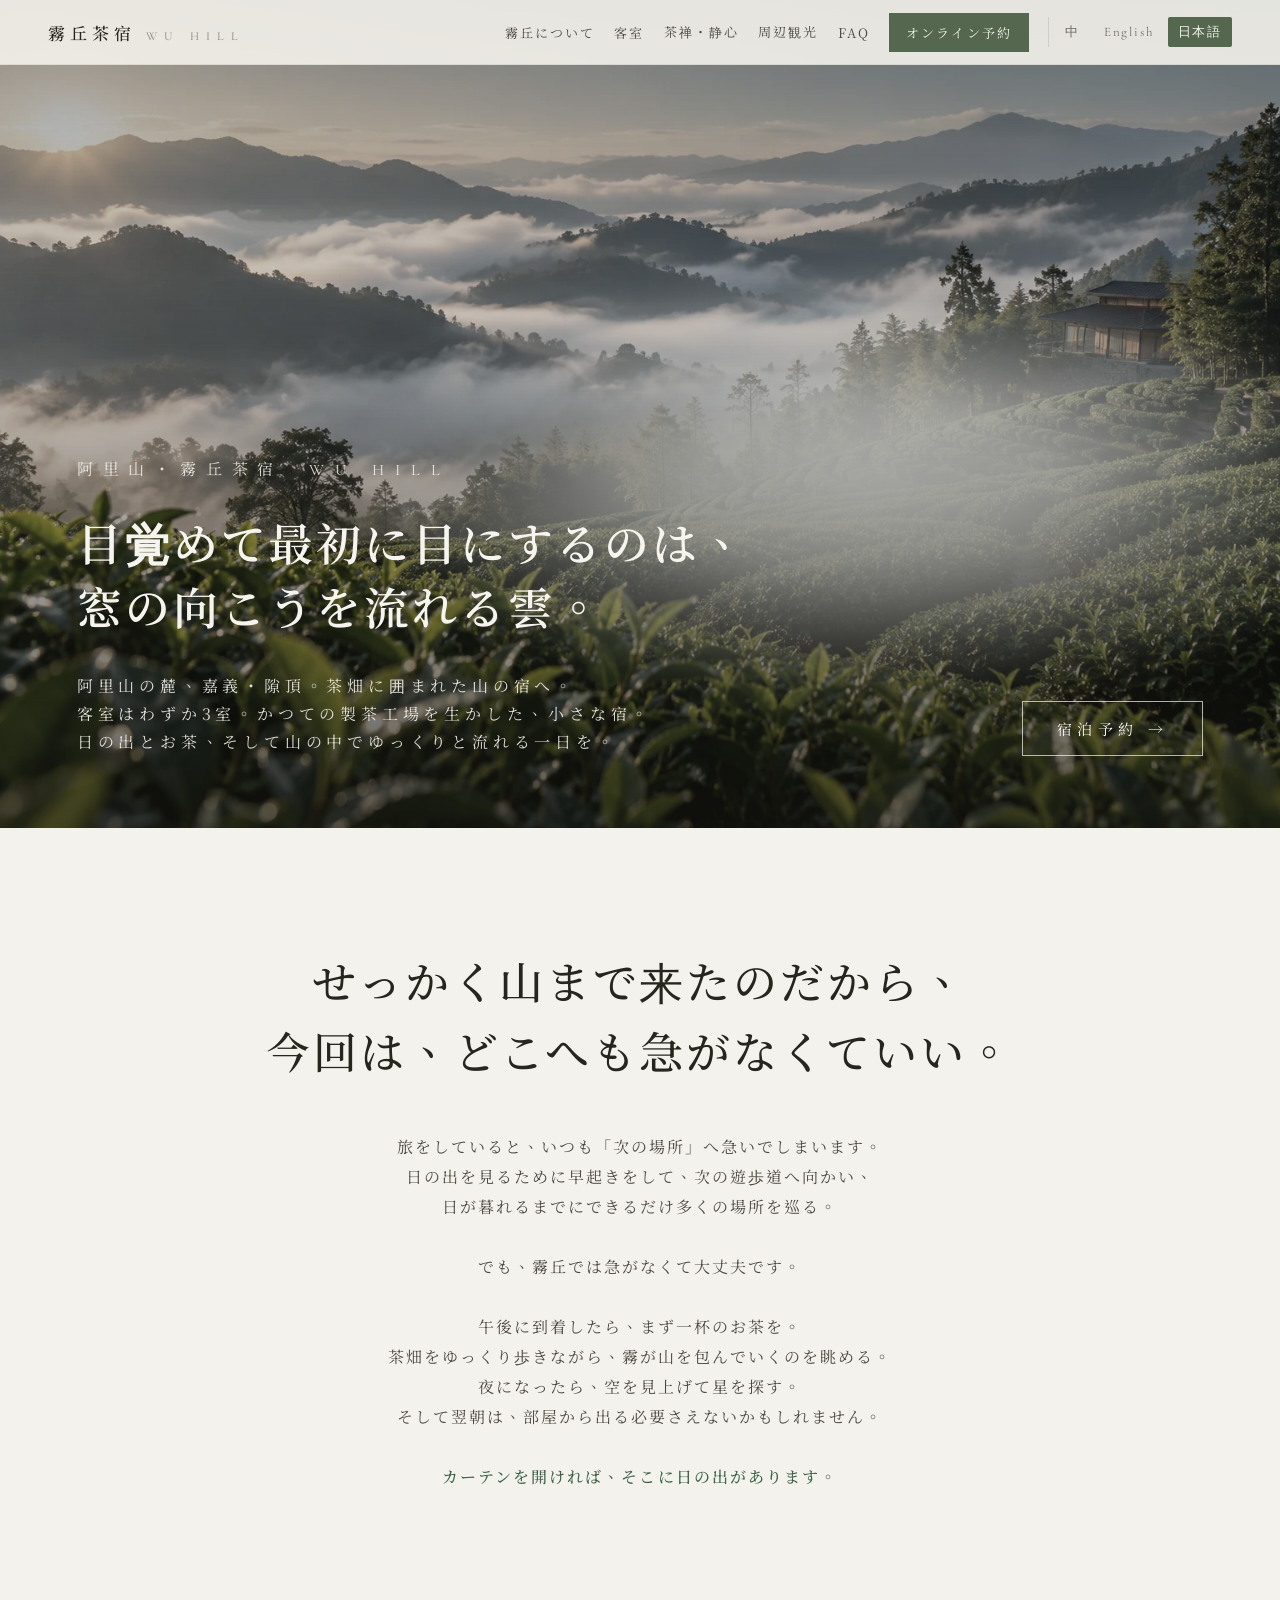
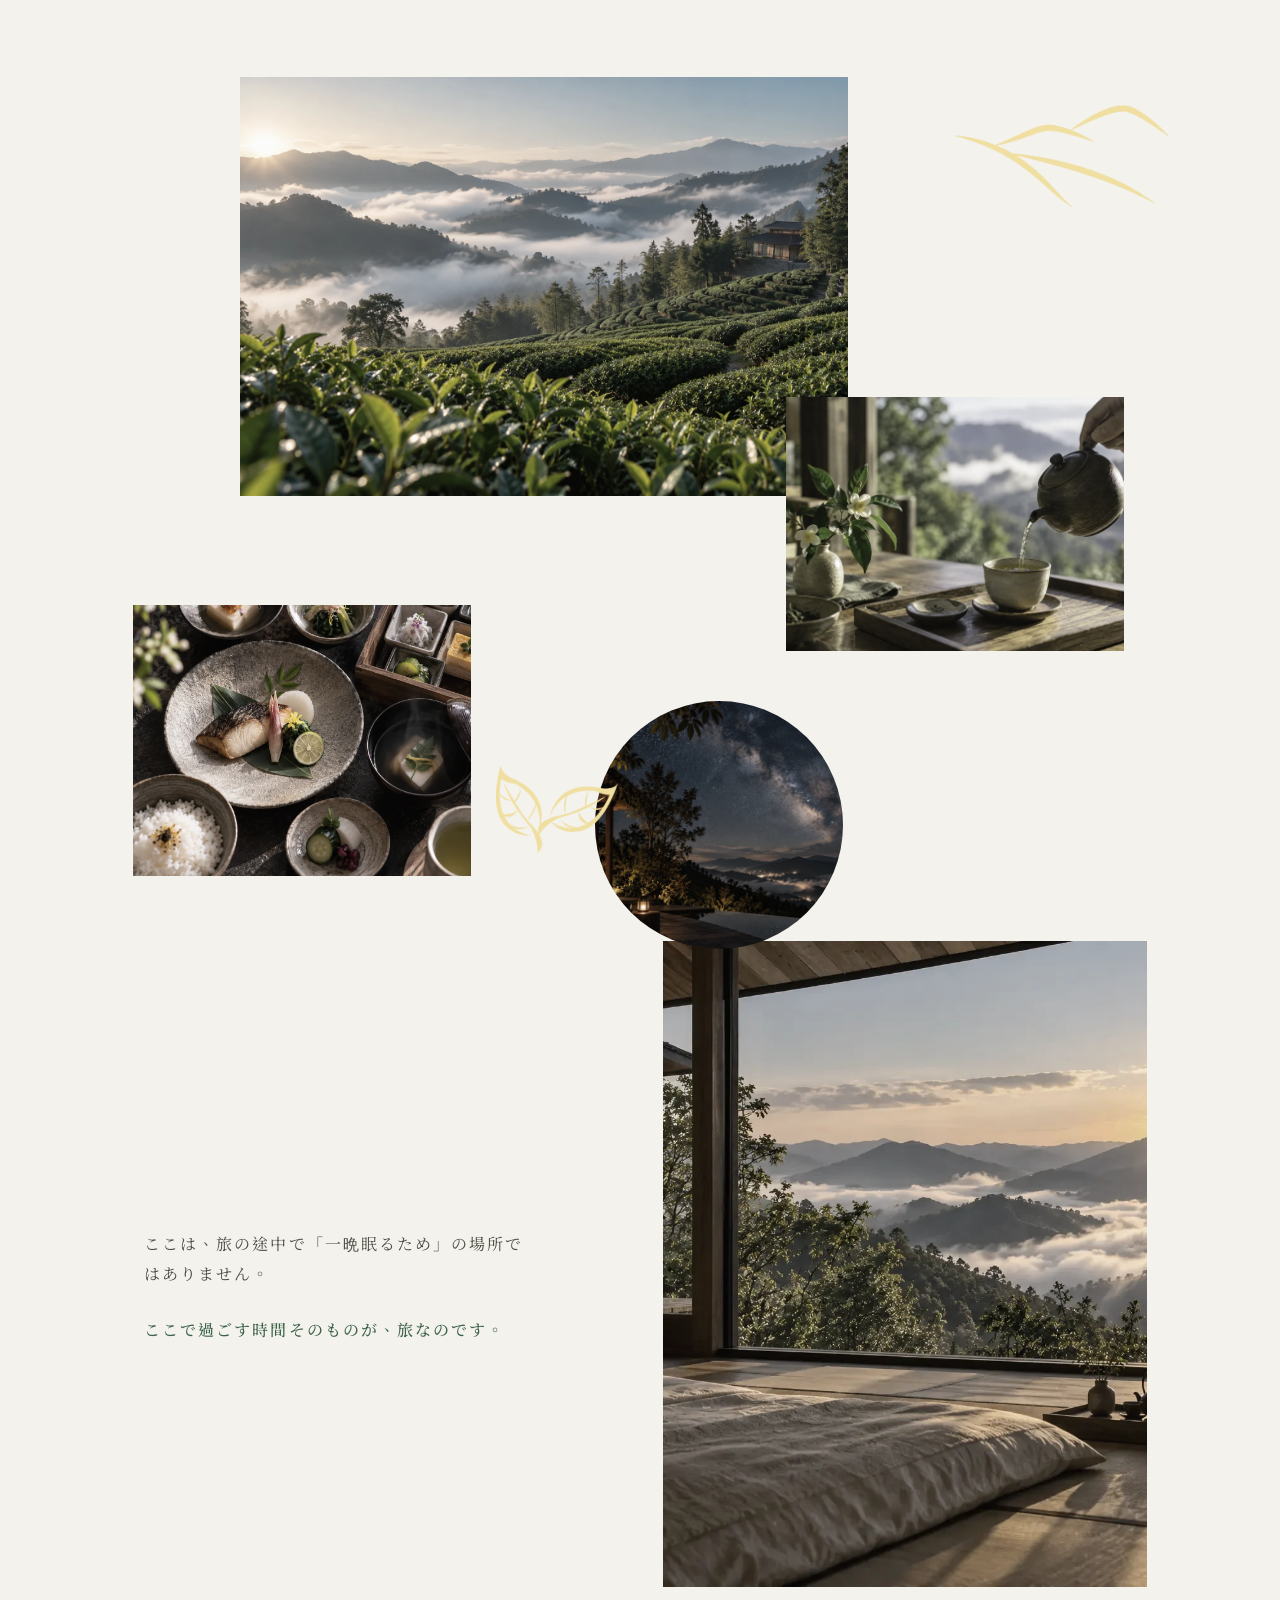
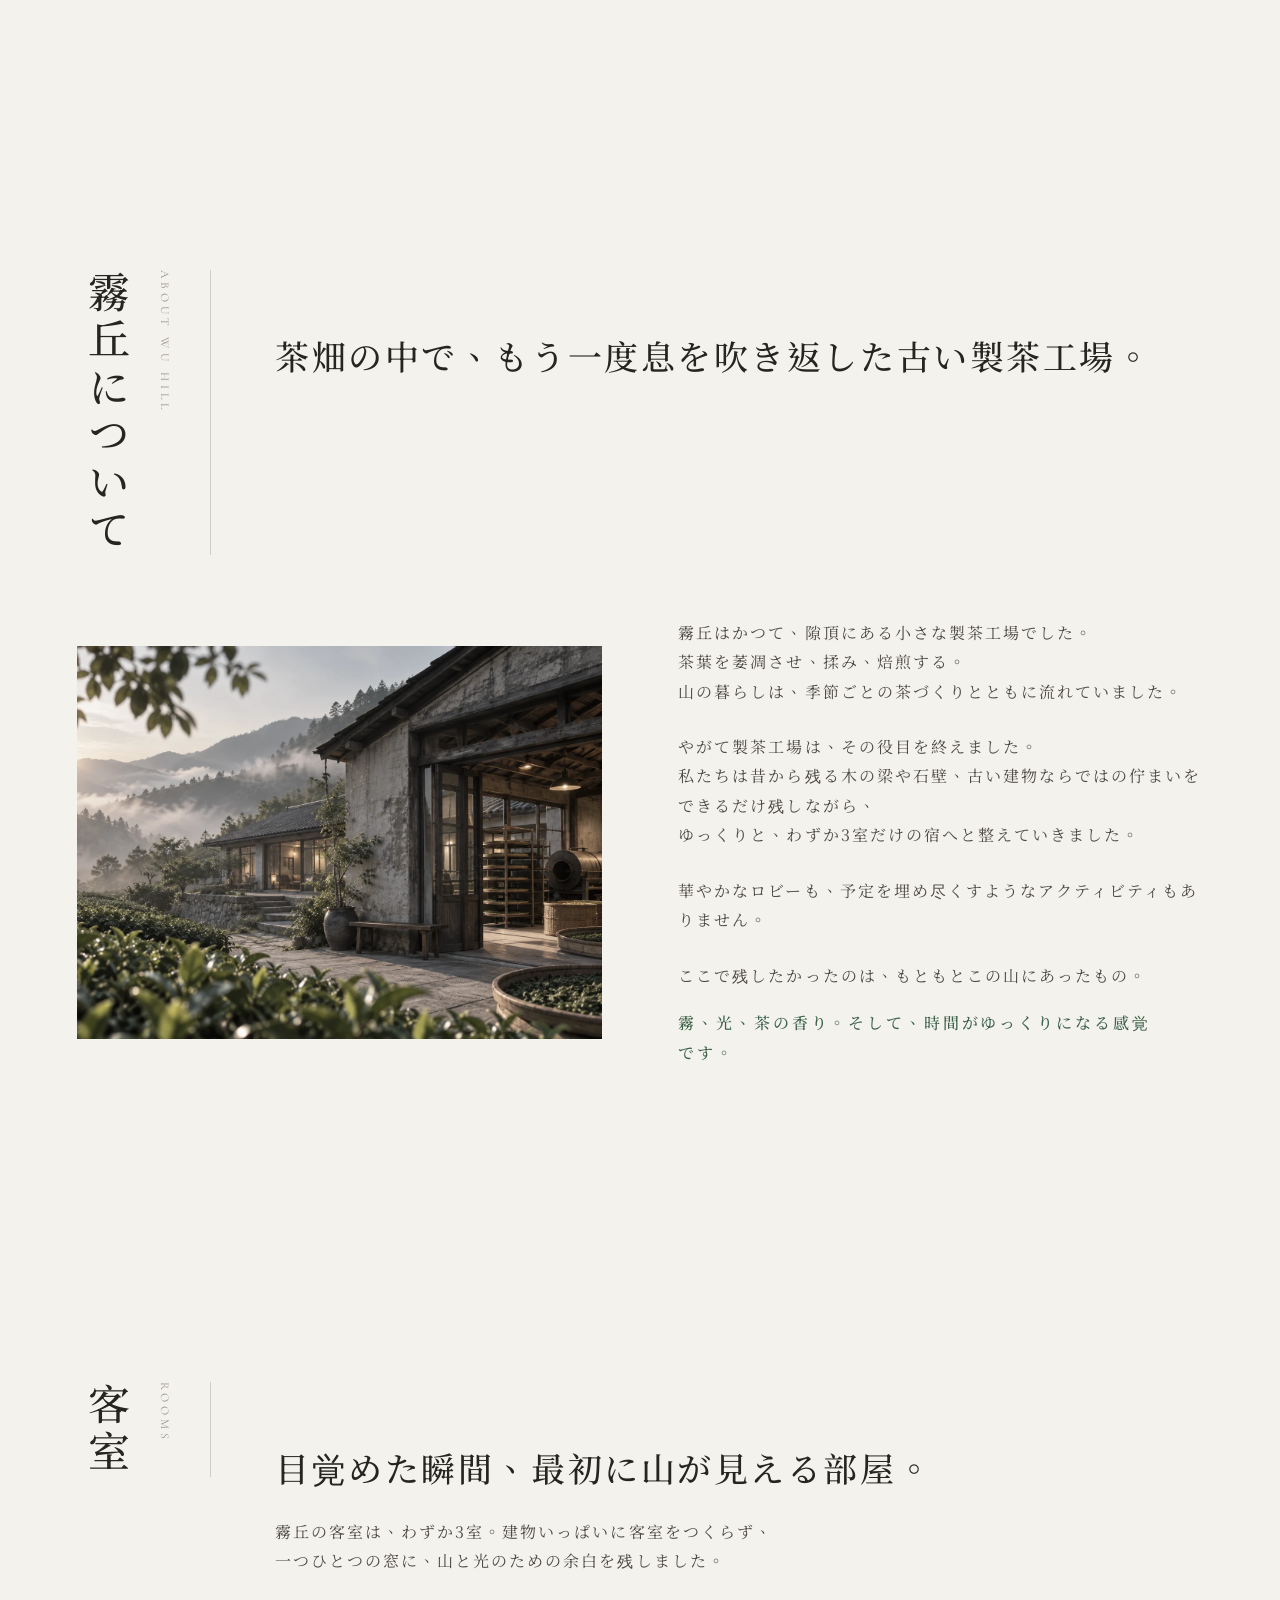
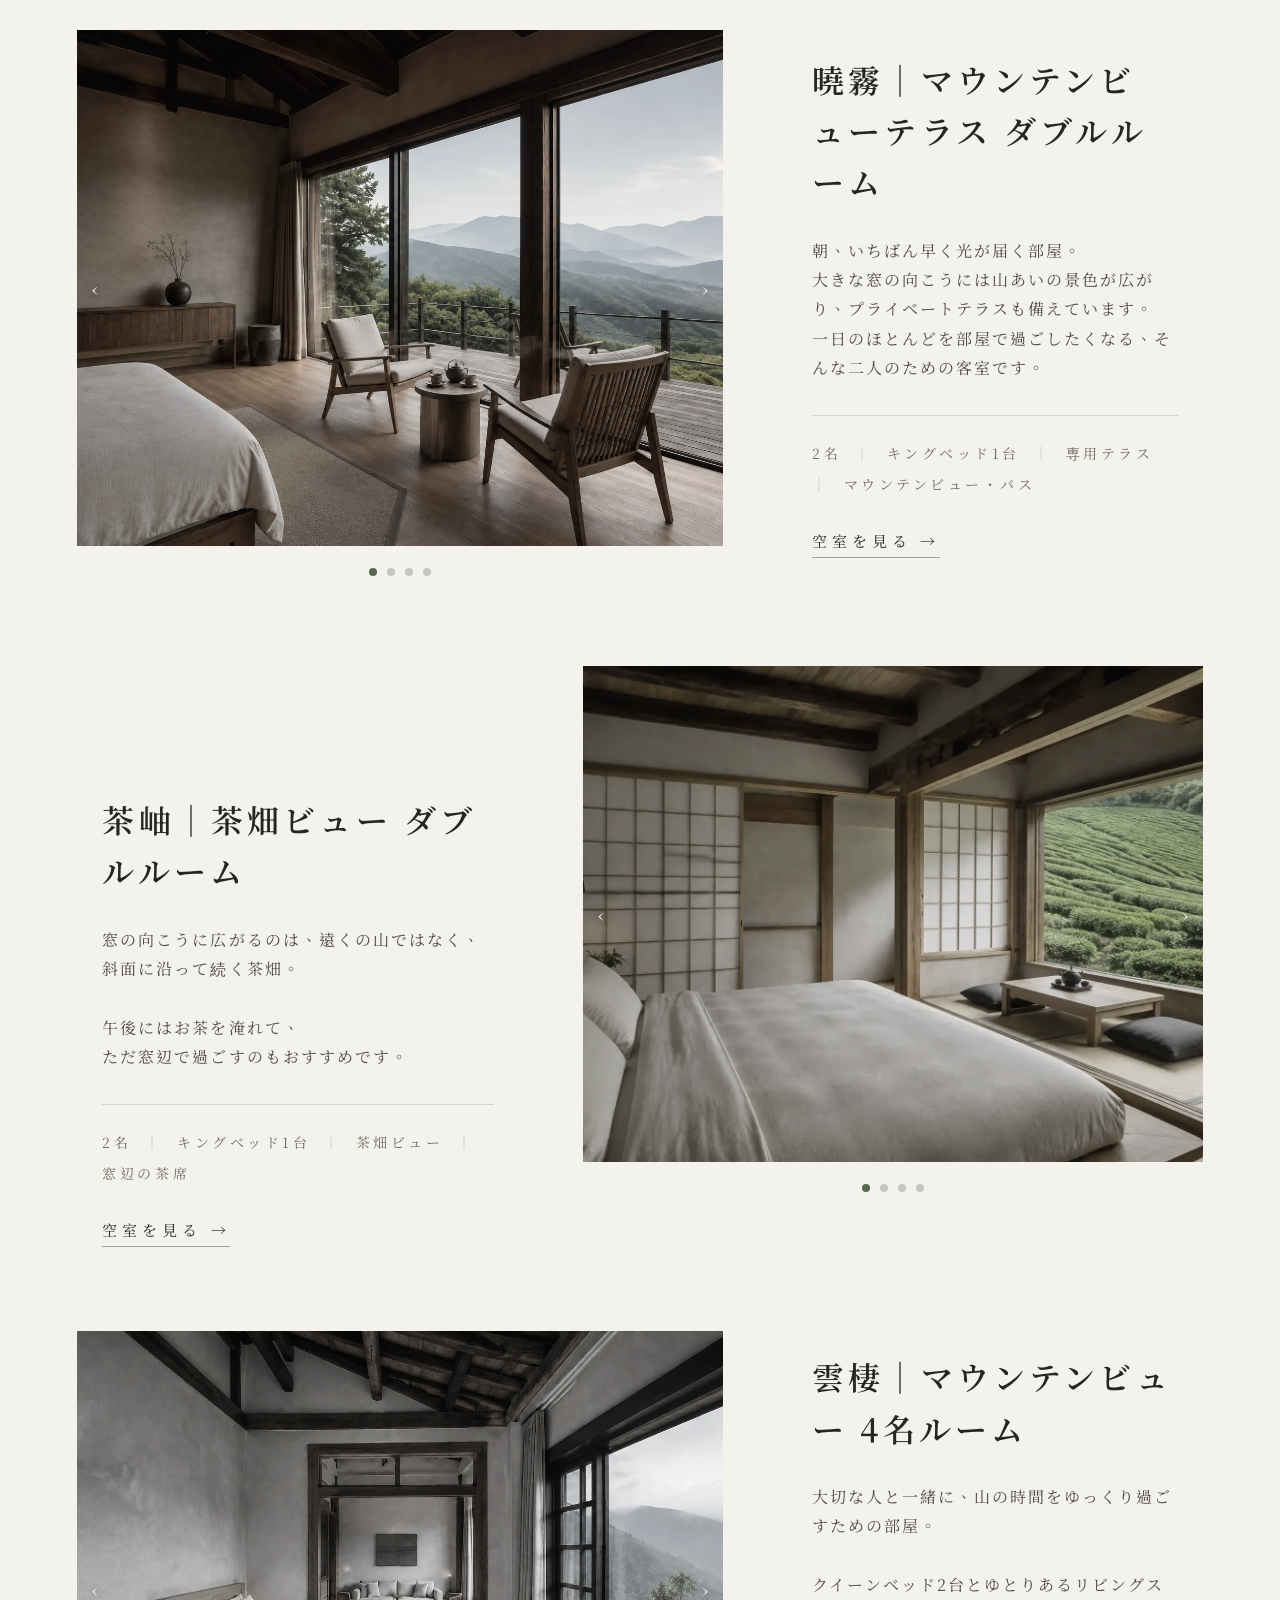
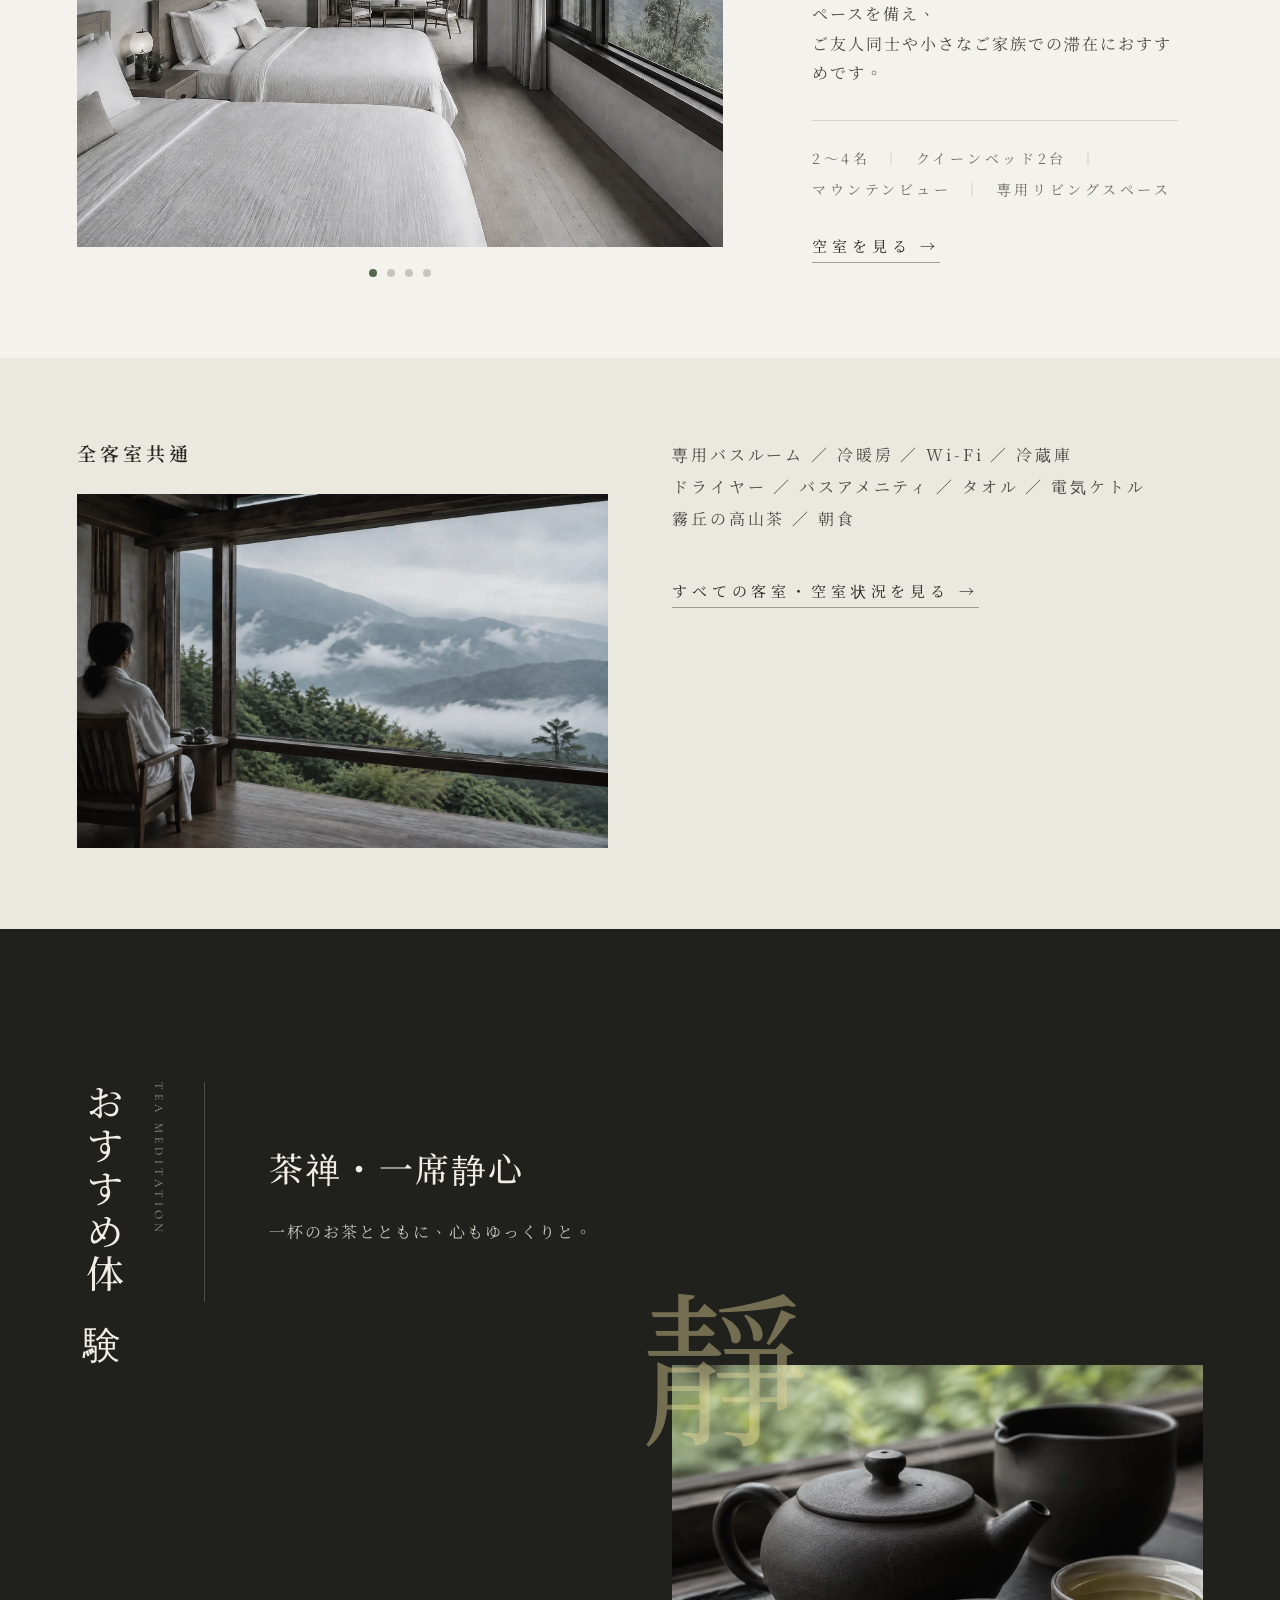
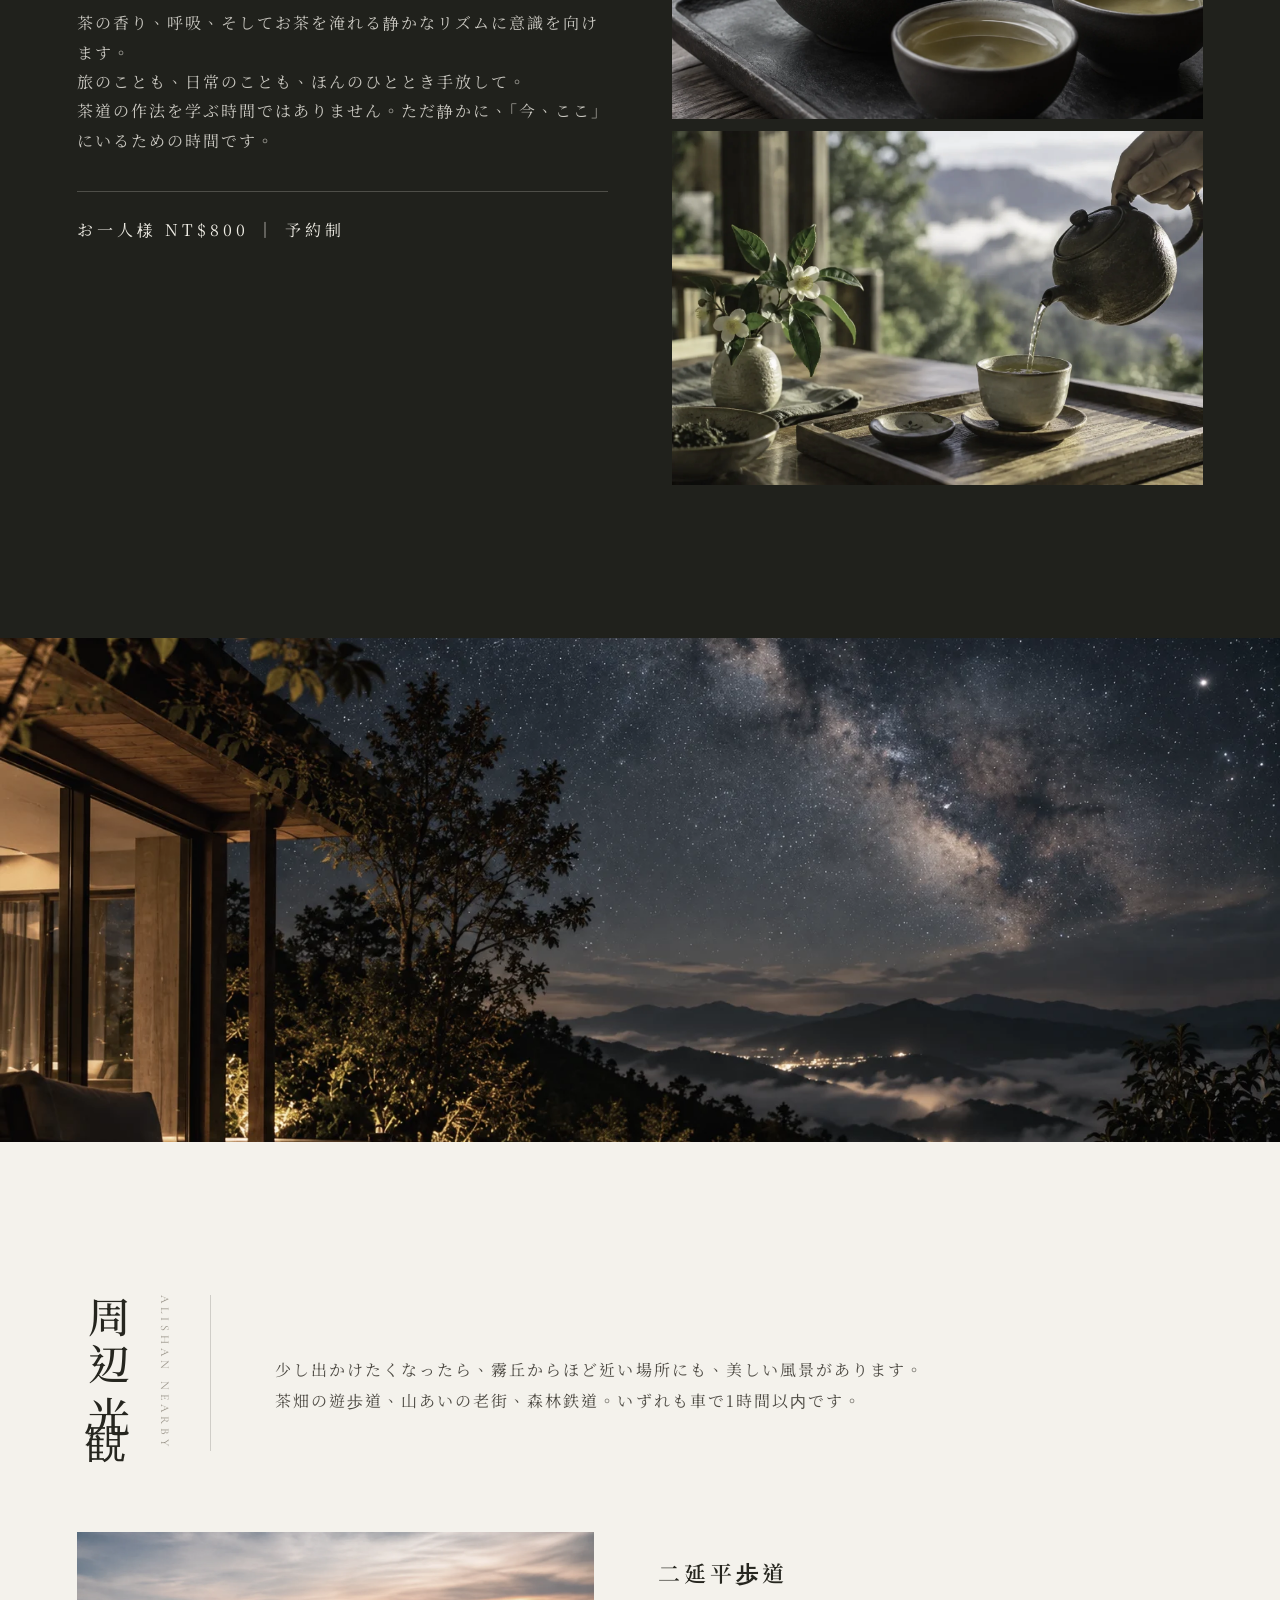
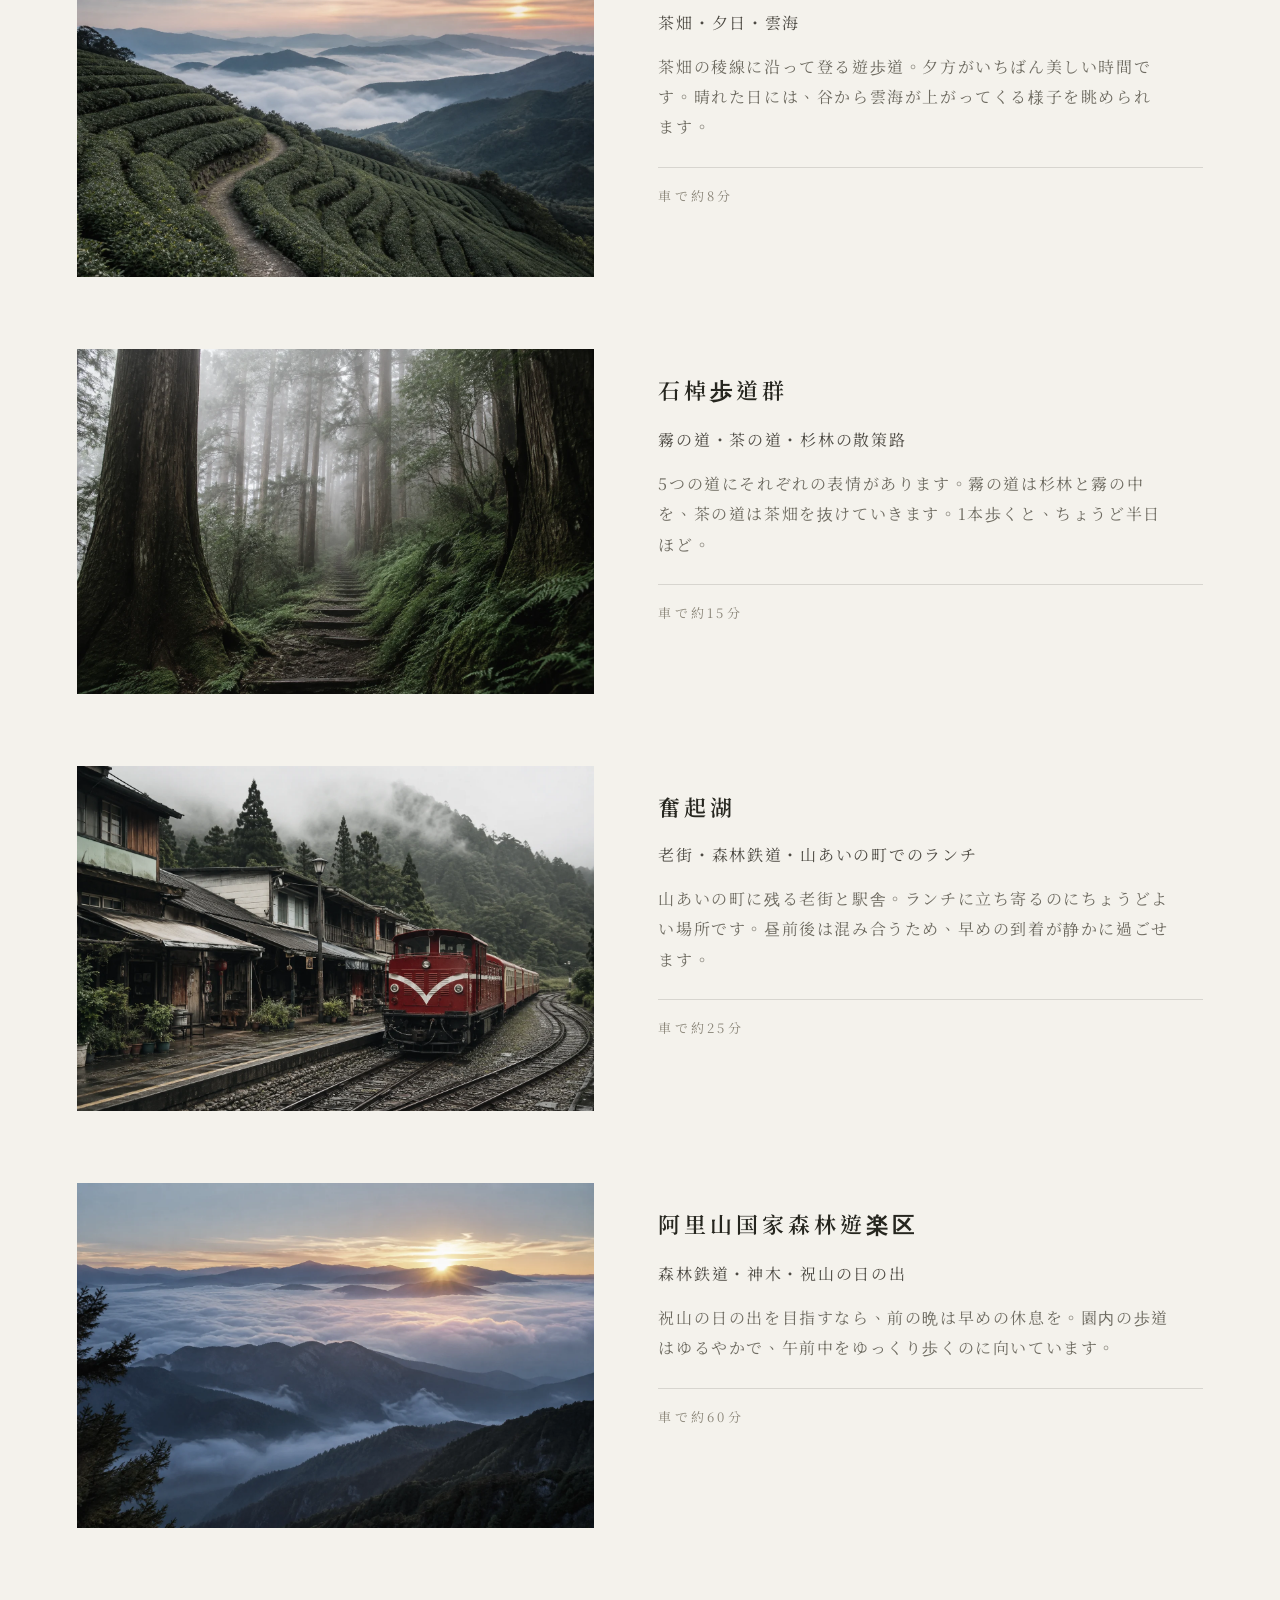
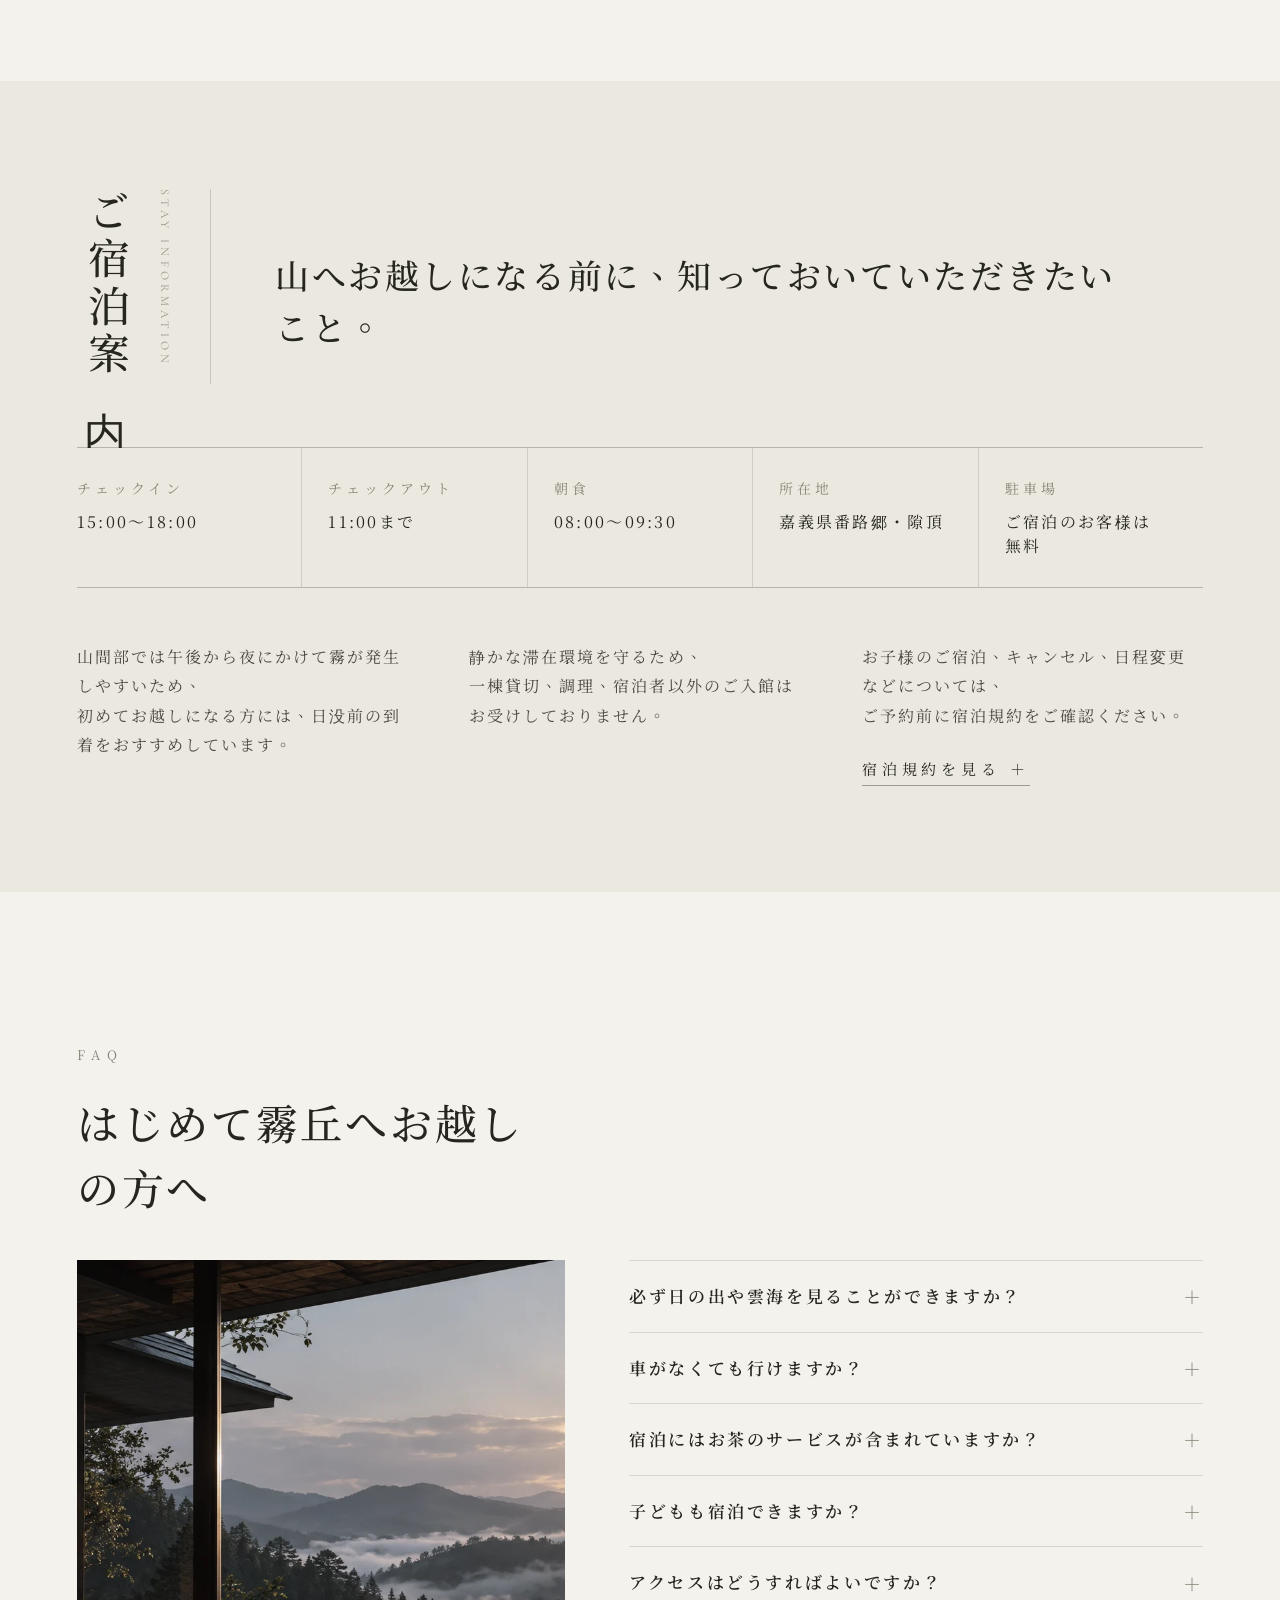
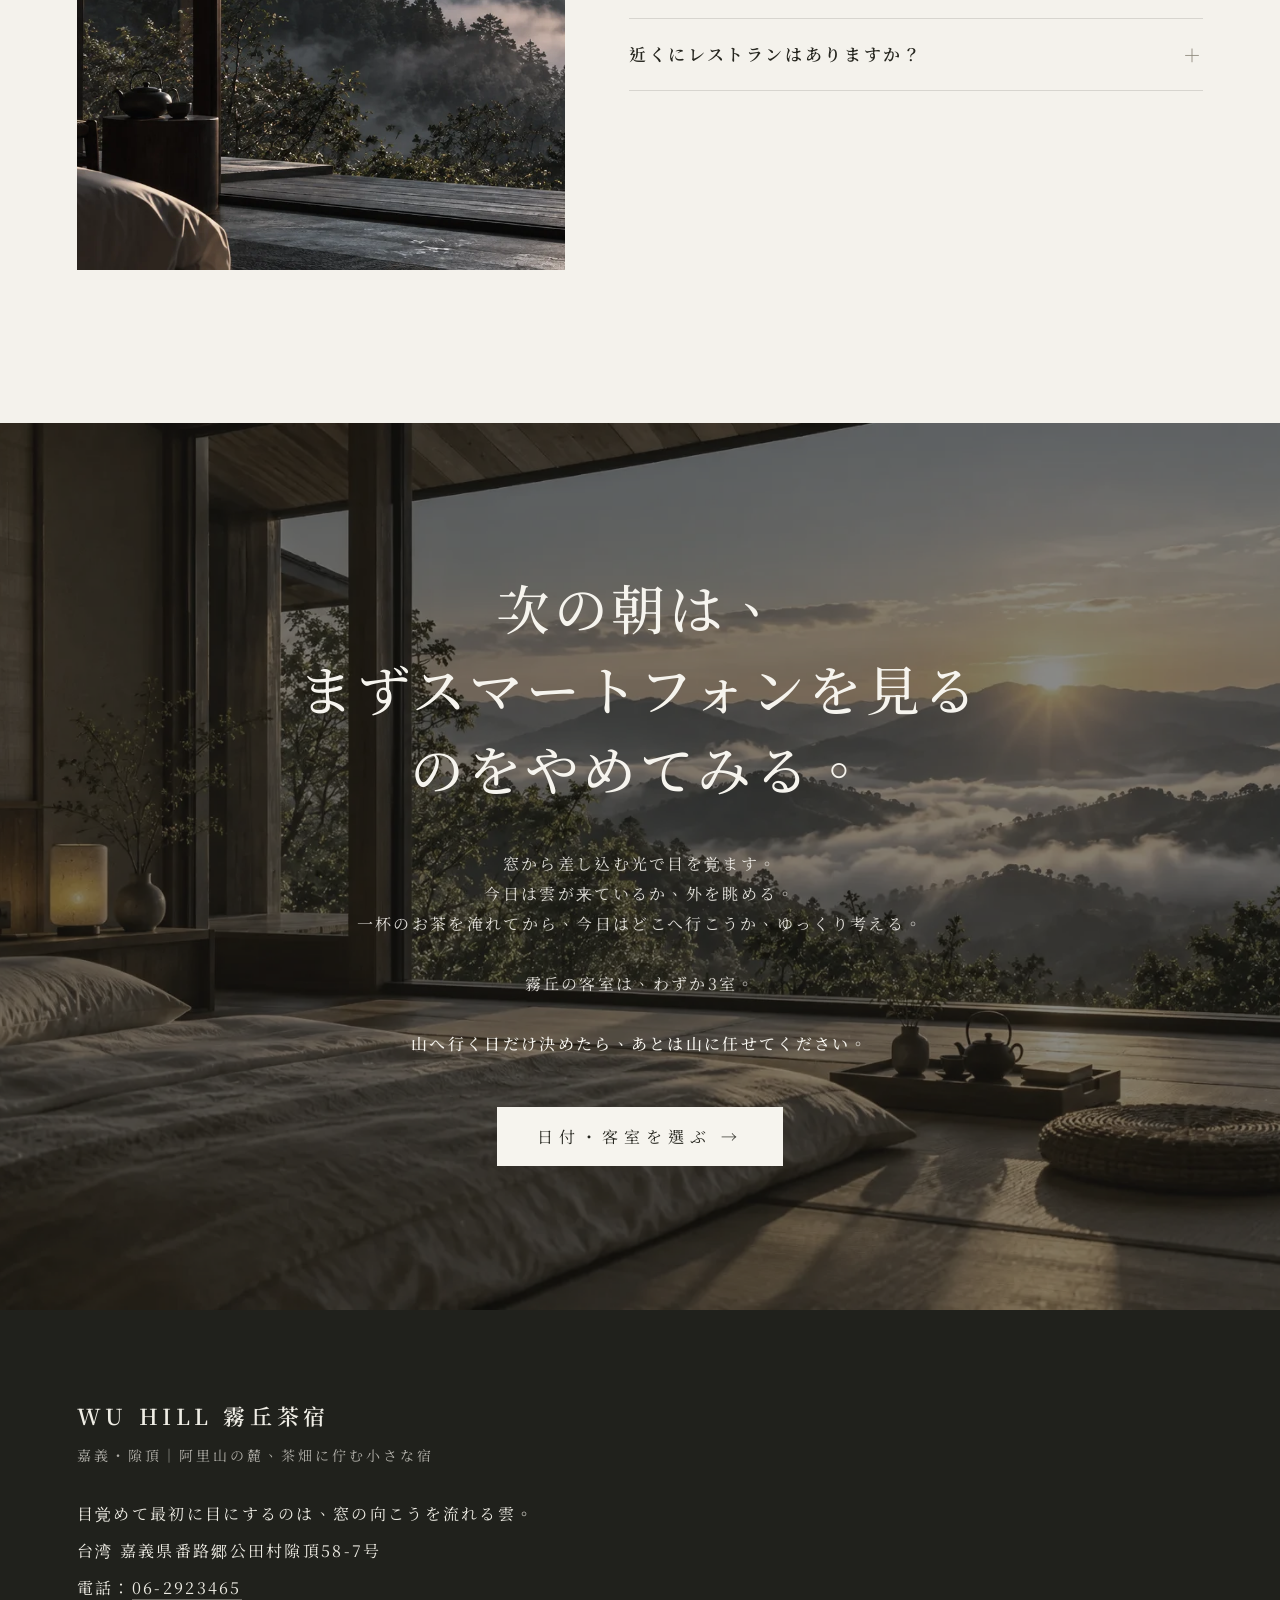
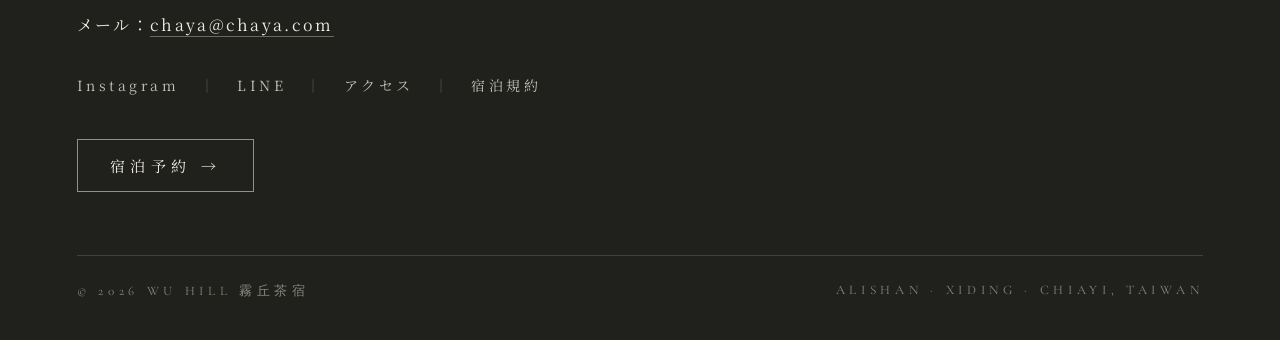
<file: ja/index.html>
<!DOCTYPE html>
<html lang="ja">
<head>
<meta charset="utf-8">
<meta name="viewport" content="width=device-width, initial-scale=1">
<title>阿里山・隙頂｜霧丘茶宿 WU HILL</title>
<meta name="description" content="阿里山の麓、嘉義・隙頂の茶畑に佇む小さな宿。かつての製茶工場を生かした客室3室。日の出と雲海、お茶、そして山でゆっくり流れる一日を。">
<meta name="keywords" content="霧丘茶宿,阿里山 宿,台湾 嘉義 宿泊,隙頂,阿里山 日の出,雲海,茶畑 宿,台湾 旅館,茶禅,阿里山 ホテル">
<meta name="robots" content="index,follow,max-image-preview:large">
<meta name="theme-color" content="#F4F2EC">
<link rel="canonical" href="https://wuhill.com.tw/ja/">
<meta property="og:type" content="website">
<meta property="og:locale" content="ja_JP">
<meta property="og:site_name" content="霧丘茶宿 WU HILL">
<meta property="og:title" content="阿里山・隙頂｜霧丘茶宿 WU HILL">
<meta property="og:description" content="目覚めて最初に目にするのは、窓の向こうを流れる雲。阿里山の麓、茶畑に佇む客室3室の宿。">
<meta property="og:url" content="https://wuhill.com.tw/ja/">
<meta property="og:image" content="https://wuhill.com.tw/assets/hero.webp">
<meta name="twitter:card" content="summary_large_image">
<link rel="alternate" hreflang="zh-Hant" href="https://wuhill.com.tw/">
<link rel="alternate" hreflang="en" href="https://wuhill.com.tw/en/">
<link rel="alternate" hreflang="ja" href="https://wuhill.com.tw/ja/">
<link rel="alternate" hreflang="x-default" href="https://wuhill.com.tw/">
<script type="application/ld+json">
{"@context":"https://schema.org","@type":"LodgingBusiness","name":"霧丘茶宿 WU HILL","alternateName":"阿里山・隙頂 霧丘茶宿","url":"https://wuhill.com.tw/ja/","image":"https://wuhill.com.tw/assets/hero.webp","description":"阿里山の麓、嘉義・隙頂の茶畑に佇む小さな宿。かつての製茶工場を生かした客室3室。","priceRange":"$$$","numberOfRooms":3,"petsAllowed":false,"inLanguage":"ja","address":{"@type":"PostalAddress","streetAddress":"公田村隙頂58-7号","addressLocality":"番路郷","addressRegion":"嘉義県","addressCountry":"TW"},"geo":{"@type":"GeoCoordinates","latitude":23.4487,"longitude":120.6935},"telephone":"+886-6-2923465","email":"chaya@chaya.com","checkinTime":"15:00","checkoutTime":"11:00","amenityFeature":[{"@type":"LocationFeatureSpecification","name":"無料駐車場","value":true},{"@type":"LocationFeatureSpecification","name":"Wi-Fi","value":true},{"@type":"LocationFeatureSpecification","name":"朝食","value":true},{"@type":"LocationFeatureSpecification","name":"ウェルカムティー","value":true}]}
</script>
<script type="application/ld+json">
{"@context":"https://schema.org","@type":"FAQPage","inLanguage":"ja","mainEntity":[{"@type":"Question","name":"必ず日の出や雲海を見ることができますか？","acceptedAnswer":{"@type":"Answer","text":"日の出、雲海、星空はすべて当日の天候によって異なるため、確実にご覧いただけるとは限りません。"}},{"@type":"Question","name":"車がなくても行けますか？","acceptedAnswer":{"@type":"Answer","text":"はい。公共交通機関で隙頂周辺までお越しいただけます。周辺の観光スポットも巡る場合は、お車での移動が便利です。"}},{"@type":"Question","name":"宿泊にはお茶のサービスが含まれていますか？","acceptedAnswer":{"@type":"Answer","text":"はい。ご宿泊のお客様にはウェルカムティーをご用意しています。茶道の知識や経験は必要ありません。"}},{"@type":"Question","name":"子どもも宿泊できますか？","acceptedAnswer":{"@type":"Answer","text":"はい。一部の客室ではお子様もご宿泊いただけます。定員については各客室の詳細をご確認ください。"}},{"@type":"Question","name":"近くにレストランはありますか？","acceptedAnswer":{"@type":"Answer","text":"山間部は飲食店の数や営業時間が限られているため、チェックイン前に夕食のご予定を立てていただくことをおすすめします。"}}]}
</script>
<link rel="preconnect" href="https://fonts.googleapis.com">
<link rel="preconnect" href="https://fonts.gstatic.com" crossorigin>
<link href="https://fonts.googleapis.com/css2?family=Cormorant+Garamond:ital,wght@0,300;0,400;0,500;0,600;1,300&family=Noto+Serif+TC:wght@200;300;400;500;600&family=Noto+Serif+JP:wght@200;300;400;500;600&display=swap" rel="stylesheet">
<style>
*{box-sizing:border-box}
html{scroll-behavior:smooth}
body{margin:0;background:#F4F2EC;color:#26261F;font-family:"Noto Serif TC",serif;font-weight:400;-webkit-font-smoothing:antialiased;text-wrap:pretty}
img{display:block;max-width:100%}
a{color:#26261F;text-decoration:none}
a:hover{color:#6A7A6B}
::selection{background:#D8D6CB}
summary::-webkit-details-marker{display:none}
details[open] [data-faq-mark]{transform:rotate(45deg)}
[data-faq-mark]{transition:transform .35s ease}
@keyframes wu-mist{
  0%{transform:translate3d(46%,32%,0) scale(1);opacity:0}
  12%{opacity:0.95}
  55%{opacity:1}
  88%{opacity:0.6}
  100%{transform:translate3d(-46%,-30%,0) scale(1.3);opacity:0}
}
@media (max-width:720px){
  [data-sec-head]{grid-template-columns:1fr !important;gap:24px !important}
  [data-sec-head] > div:first-child{border-right:0 !important;padding-right:0 !important}
  [data-sec-head] > div:last-child{padding-top:0 !important}
}


/* ---- 手機／平板：照片不裁切，改用原始 3:2 比例完整呈現 ---- */
@media (max-width:820px){
  [data-room-article] > div:first-child > div[style*="aspect-ratio"],
  [data-room-article] > div:last-child > div[style*="aspect-ratio"]{aspect-ratio:3/2 !important}
  [data-faq-grid] img,
  #about img,
  #spots img,
  #info img{aspect-ratio:3/2 !important}
}
@media (hover:none) and (max-width:820px){
  [data-nav]{display:none !important}
}
@media (max-width:820px){
  [data-room-article],[data-spot-row],[data-faq-grid]{grid-template-columns:1fr !important}
}

/* ---- 開啟載入畫面 / preloader ----
   1.2 秒後由 CSS 強制淡出，不依賴 JavaScript；淡出後不擋操作。 */
#wh-preload{position:fixed;inset:0;z-index:9999;background:#F4F2EC;display:flex;flex-direction:column;align-items:center;justify-content:center;gap:26px;animation:wh-pl-auto .7s ease 1.2s forwards}
#wh-preload.is-done{opacity:0;visibility:hidden;pointer-events:none}
@keyframes wh-pl-auto{to{opacity:0;visibility:hidden;pointer-events:none}}
#wh-preload .wh-pl-mark{width:clamp(74px,10vw,104px);opacity:0;animation:wh-pl-in .9s cubic-bezier(.22,.61,.36,1) forwards}
#wh-preload .wh-pl-name{margin:0;font-size:clamp(15px,2.2vw,18px);letter-spacing:0.5em;color:#26261F;opacity:0;animation:wh-pl-in .9s cubic-bezier(.22,.61,.36,1) .15s forwards}
#wh-preload .wh-pl-en{margin:0;font-family:'Cormorant Garamond',serif;font-size:11px;letter-spacing:0.44em;color:#9A958A;opacity:0;animation:wh-pl-in .9s cubic-bezier(.22,.61,.36,1) .3s forwards}
#wh-preload .wh-pl-bar{width:clamp(120px,18vw,190px);height:1px;background:rgba(38,38,31,0.14);overflow:hidden}
#wh-preload .wh-pl-bar i{display:block;height:100%;width:40%;background:#55684F;animation:wh-pl-sweep 1.2s ease-in-out infinite}
@keyframes wh-pl-in{from{opacity:0;transform:translateY(12px)}to{opacity:1;transform:none}}
@keyframes wh-pl-sweep{0%{transform:translateX(-100%)}100%{transform:translateX(250%)}}
@media (prefers-reduced-motion: reduce){
  #wh-preload .wh-pl-mark,#wh-preload .wh-pl-name,#wh-preload .wh-pl-en{animation:none;opacity:1}
  #wh-preload .wh-pl-bar i{animation:none;width:100%}
}


/* FAQ：題目列與左側照片同一列，第一題上緣自動對齊照片上緣 */
@media (min-width:821px){
  [data-faq-head]{margin-bottom:0}
  [data-faq-grid] summary{padding:20px 0 !important}
  [data-faq-grid] details p{padding-bottom:22px !important}
}
@media (max-width:820px){
  [data-faq-grid]{grid-template-rows:auto !important}
  [data-faq-grid] > div{grid-column:1 !important;grid-row:auto !important}
  [data-faq-photo]{margin-bottom:28px}
}
/* ---- 平板 / tablet ---- */
@media (max-width:1024px){
  [data-collage]{max-width:100% !important}
}

/* ---- 手機 / mobile：內文縮小 ---- */
@media (max-width:600px){
  section p,section div,footer p,summary span{letter-spacing:0.1em}
  section p[style*="font-size:16px"],section div[style*="font-size:16px"],
  footer p[style*="font-size:16px"],section p[style*="font-size:17px"],
  section p[style*="font-size:18px"]{font-size:14px !important}
  section h3[style*="font-size:22px"]{font-size:19px !important}
  section p[style*="font-size:14px"],section div[style*="font-size:14px"],
  section p[style*="font-size:13px"],section div[style*="font-size:13px"]{font-size:12px !important}
  summary{font-size:15px !important}
}

/* 意象拼貼：手機／平板維持同一版面，圖距放大、文字加大 */
@media (max-width:900px){
  [data-collage]{padding-top:158% !important}
  [data-collage] figure[data-cfig]{transform:scale(0.93)}
  [data-collage] [data-cfig]:not(figure){width:44% !important;left:4% !important;font-size:clamp(13px,2.6vw,17px) !important;line-height:1.8 !important;letter-spacing:0.08em !important}
  [data-collage] [data-cfig]:not(figure) p{margin-bottom:clamp(12px,1.8vw,22px) !important}
}
@media (max-width:600px){
  [data-collage]{padding-top:172% !important}
  [data-collage] figure[data-cfig]{transform:scale(0.9)}
  [data-collage] [data-cfig]:not(figure){width:48% !important;font-size:clamp(13px,3.4vw,16px) !important}
}
@media (prefers-reduced-motion: reduce){
  [data-mist]{display:none !important}
}

/* ---- 導覽列 ---- */
header a > span{white-space:nowrap}
.wh-nav-links{display:flex;align-items:center;gap:clamp(10px,1.5vw,22px)}
.wh-nav-lang{display:flex;align-items:center;gap:4px;font-family:'Cormorant Garamond',serif;font-size:13px;letter-spacing:0.14em;padding-left:6px;border-left:1px solid rgba(38,38,31,0.12)}
.wh-nav-lang a{transition:background .25s ease,color .25s ease}
.wh-burger{display:none;flex-direction:column;justify-content:center;align-items:center;gap:5px;width:40px;height:40px;background:none;border:0;cursor:pointer;padding:0}
.wh-drawer{display:none;flex-direction:column;padding:8px clamp(20px,4vw,48px) 24px;border-top:1px solid rgba(38,38,31,0.08);background:rgba(244,242,236,0.98);font-size:15px}
@media (hover:none) and (max-width:820px){
  [data-nav]{display:none !important}
}
@media (max-width:1080px){
  .wh-nav-links,.wh-nav-lang{display:none}
  .wh-burger{display:flex}
  .wh-drawer.is-open{display:flex}
}

</style>
</head>
<body>
<div id="wh-preload" role="status" aria-live="polite">
  <img class="wh-pl-mark" src="../assets/motif-leaves-pale.webp" alt="" aria-hidden="true">
  <p class="wh-pl-name">霧丘茶宿</p>
  <p class="wh-pl-en">WU HILL</p>
  <span class="wh-pl-bar" aria-hidden="true"><i></i></span>
</div>

<div style="overflow-x:hidden">

<header style="position:fixed;top:0;left:0;right:0;z-index:50;background:rgba(244,242,236,0.9);backdrop-filter:blur(14px);-webkit-backdrop-filter:blur(14px);border-bottom:1px solid rgba(38,38,31,0.08)">
  <div style="max-width:1440px;margin:0 auto;padding:0 clamp(20px,4vw,48px);height:64px;display:flex;align-items:center;justify-content:space-between;gap:24px">
    <a href="#top" style="display:flex;align-items:baseline;gap:10px;flex:0 0 auto">
      <span style="font-size:17px;letter-spacing:0.288em;font-weight:500">霧丘茶宿</span>
      <span style="font-family:'Cormorant Garamond',serif;font-size:12px;letter-spacing:0.612em;color:#8A8578">WU HILL</span>
    </a>
    <nav style="display:flex;align-items:center;gap:clamp(10px,1.5vw,22px);font-size:13px;letter-spacing:0.16em;color:#4D4A43;white-space:nowrap;min-width:0">
      <span class="wh-nav-links">
        <a href="#about" style="color:#4D4A43;white-space:nowrap">霧丘について</a>
        <a href="#rooms" style="color:#4D4A43;white-space:nowrap">客室</a>
        <a href="#tea" style="color:#4D4A43;white-space:nowrap">茶禅・静心</a>
        <a href="#spots" style="color:#4D4A43;white-space:nowrap">周辺観光</a>
        <a href="#faq" style="color:#4D4A43;white-space:nowrap">FAQ</a>
      </span>
      <a href="https://08wuhill.vercel.app/reserve/ja.html" target="_blank" rel="noopener" style="border:1px solid #55684F;background:#55684F;padding:9px 16px;color:#F4F2EC;letter-spacing:0.16em;white-space:nowrap;flex:0 0 auto" data-hover="background:#3E4E3A;border-color:#3E4E3A;color:#F4F2EC">オンライン予約</a>
      <span class="wh-nav-lang">
        <a href="../index.html" style="color:#6E6B61;padding:6px 10px;border-radius:2px" data-hover="background:#55684F;color:#F4F2EC">中</a>
        <a href="../en/index.html" style="color:#6E6B61;padding:6px 10px;border-radius:2px" data-hover="background:#55684F;color:#F4F2EC">English</a>
        <span style="background:#55684F;color:#F4F2EC;padding:6px 10px;border-radius:2px">日本語</span>
      </span>
      <button type="button" data-menu-toggle aria-label="メニュー" class="wh-burger" aria-expanded="false">
        <span style="display:block;width:22px;height:1px;background:#26261F"></span>
        <span style="display:block;width:22px;height:1px;background:#26261F"></span>
        <span style="display:block;width:22px;height:1px;background:#26261F"></span>
      </button>
    </nav>
  </div>
  <div class="wh-drawer">
    <a href="#about" data-menu-close style="color:#4D4A43;padding:14px 0;border-bottom:1px solid rgba(38,38,31,0.08);letter-spacing:0.252em">霧丘について</a>
    <a href="#rooms" data-menu-close style="color:#4D4A43;padding:14px 0;border-bottom:1px solid rgba(38,38,31,0.08);letter-spacing:0.252em">客室</a>
    <a href="#tea" data-menu-close style="color:#4D4A43;padding:14px 0;border-bottom:1px solid rgba(38,38,31,0.08);letter-spacing:0.252em">茶禅・静心</a>
    <a href="#spots" data-menu-close style="color:#4D4A43;padding:14px 0;border-bottom:1px solid rgba(38,38,31,0.08);letter-spacing:0.252em">周辺観光</a>
    <a href="#faq" data-menu-close style="color:#4D4A43;padding:14px 0;border-bottom:1px solid rgba(38,38,31,0.08);letter-spacing:0.252em">FAQ</a>
    <span style="display:flex;gap:10px;padding:18px 0 4px;font-family:'Cormorant Garamond',serif;font-size:14px;letter-spacing:0.2em;color:#9A958A">
      <a href="../index.html" style="color:#6E6B61;padding:6px 10px;border-radius:2px" data-hover="background:#55684F;color:#F4F2EC">中</a>
      <a href="../en/index.html" style="color:#6E6B61;padding:6px 10px;border-radius:2px" data-hover="background:#55684F;color:#F4F2EC">English</a>
      <span style="background:#55684F;color:#F4F2EC;padding:6px 10px;border-radius:2px">日本語</span>
    </span>
  </div>
</header>

<!-- ===== HERO 主視覺（輪播圖 3 張 / 標題 / 訂房按鈕） ===== -->
<section id="top" style="position:relative;overflow:hidden;min-height:92vh;display:flex;align-items:flex-end;padding:120px clamp(24px,6vw,80px) clamp(48px,8vh,88px)">
  <img data-slideshow data-hero-slide="0" src="../assets/hero.webp" alt="霧丘茶宿：朝の山あいの茶席" fetchpriority="high" style="position:absolute;inset:0;width:100%;height:100%;object-fit:cover;opacity:1;transition:opacity 2s ease-in-out">
  <img data-slideshow data-hero-slide="1" src="../assets/tea-field-dawn.webp" alt="隙頂の茶畑と朝の雲海" loading="lazy" style="position:absolute;inset:0;width:100%;height:100%;object-fit:cover;opacity:0;transition:opacity 2s ease-in-out">
  <img data-slideshow data-hero-slide="2" src="../assets/room2-4.webp" alt="窓辺の茶席と茶畑の眺め" loading="lazy" style="position:absolute;inset:0;width:100%;height:100%;object-fit:cover;opacity:0;transition:opacity 2s ease-in-out">
  <div data-mist aria-hidden="true" style="position:absolute;inset:-25%;pointer-events:none;background:radial-gradient(34% 22% at 62% 56%,rgba(250,250,247,0.97) 0%,rgba(250,250,247,0.82) 30%,rgba(250,250,247,0.42) 54%,rgba(250,250,247,0) 80%);filter:blur(20px);animation:wu-mist 15s linear infinite;will-change:transform,opacity"></div>
  <div style="position:absolute;inset:0;background:linear-gradient(180deg,rgba(20,20,16,0.42) 0%,rgba(20,20,16,0.18) 38%,rgba(20,20,16,0.68) 100%)"></div>
  <div style="position:relative;max-width:1440px;margin:0 auto;width:100%;color:#F6F4EE">
    <p style="margin:0 0 30px;font-size:16px;letter-spacing:0.612em;color:rgba(246,244,238,0.86)">阿里山・霧丘茶宿　<span style="font-family:'Cormorant Garamond',serif;letter-spacing:0.684em">WU HILL</span></p>
    <h1 style="margin:0 0 34px;font-weight:600;font-size:clamp(23px,3.5vw,46px);line-height:1.42;letter-spacing:0.065em">目覚めて最初に目にするのは、<br>窓の向こうを流れる雲。</h1>
    <div style="display:flex;flex-wrap:wrap;align-items:flex-end;justify-content:space-between;gap:36px">
      <div style="font-size:16px;line-height:1.76;color:rgba(246,244,238,0.9)">
        <p style="margin:0;letter-spacing:0.3em">阿里山の麓、嘉義・隙頂。茶畑に囲まれた山の宿へ。</p>
        <p style="margin:0;letter-spacing:0.3em">客室はわずか3室。かつての製茶工場を生かした、小さな宿。</p>
        <p style="margin:0;letter-spacing:0.3em">日の出とお茶、そして山の中でゆっくりと流れる一日を。</p>
      </div>
      <a href="https://08wuhill.vercel.app/reserve/ja.html" target="_blank" rel="noopener" style="border:1px solid rgba(246,244,238,0.7);color:#F6F4EE;padding:16px 34px;font-size:15px;letter-spacing:0.36em;white-space:nowrap;flex:0 0 auto" data-hover="background:#F0DFA0;border-color:#F0DFA0;color:#26261F">宿泊予約 →</a>
    </div>
  </div>
</section>

<section style="padding:clamp(86px,13vh,168px) clamp(24px,6vw,80px)">
  <div data-reveal style="max-width:760px;margin:0 auto;text-align:center">
    <h2 style="margin:0 0 46px;font-weight:500;font-size:clamp(26px,3.6vw,44px);line-height:1.6;letter-spacing:0.065em">せっかく山まで来たのだから、<br>今回は、どこへも急がなくていい。</h2>
    <div style="font-size:16px;line-height:1.88;letter-spacing:0.126em;color:#4D4A43">
      <p style="margin:0 0 30px">旅をしていると、いつも「次の場所」へ急いでしまいます。<br>日の出を見るために早起きをして、次の遊歩道へ向かい、<br>日が暮れるまでにできるだけ多くの場所を巡る。</p>
      <p style="margin:0 0 30px">でも、霧丘では急がなくて大丈夫です。</p>
      <p style="margin:0 0 30px">午後に到着したら、まず一杯のお茶を。<br>茶畑をゆっくり歩きながら、霧が山を包んでいくのを眺める。<br>夜になったら、空を見上げて星を探す。<br>そして翌朝は、部屋から出る必要さえないかもしれません。</p>
      <p style="margin:0;color:#3C6249;font-weight:500">カーテンを開ければ、そこに日の出があります。</p>
    </div>
  </div>
</section>

<section style="position:relative;overflow:hidden;padding:clamp(20px,4vh,60px) clamp(24px,6vw,80px) clamp(48px,8vh,110px)">
  <div data-collage style="position:relative;max-width:1130px;margin:0 auto;padding-top:142%">
    <div aria-hidden="true" data-collage-motif style="position:absolute;top:1%;right:1%;width:22%;pointer-events:none;z-index:1"><img src="../assets/motif-ridge-pale.webp" alt="" style="width:100%;height:auto;opacity:0.4"></div>
    <figure data-reveal data-cfig style="margin:0;position:absolute;left:14.5%;top:2%;width:54%;z-index:2">
      <img src="../assets/tea-field-dawn.webp" alt="茶畑をゆっくり歩きながら、霧が山を包んでいくのを眺める" loading="lazy" style="width:100%;aspect-ratio:16/11;object-fit:cover;">
    </figure>
    <figure data-reveal data-cfig style="margin:0;position:absolute;left:63%;top:22%;width:30%;z-index:3">
      <img src="../assets/pour-mountain.webp" alt="午後に到着したら、まず一杯のお茶を" loading="lazy" style="width:100%;aspect-ratio:4/3;object-fit:cover;">
    </figure>
    <figure data-reveal data-cfig style="margin:0;position:absolute;left:5%;top:35%;width:30%;z-index:2">
      <img src="../assets/breakfast.webp" alt="山の朝食" loading="lazy" style="width:100%;aspect-ratio:5/4;object-fit:cover;">
    </figure>
    <figure data-reveal data-cfig style="margin:0;position:absolute;left:46%;top:41%;width:22%;z-index:3">
      <img src="../assets/starry-terrace.webp" alt="夜、空を見上げて星を探す" loading="lazy" style="width:100%;aspect-ratio:1/1;object-fit:cover;border-radius:50%">
    </figure>
    <figure data-reveal data-cfig style="margin:0;position:absolute;left:52%;top:56%;width:43%;z-index:2">
      <img src="../assets/room-sunrise.webp" alt="拉開窗簾，日出就在房間裡" loading="lazy" style="width:100%;aspect-ratio:3/4;object-fit:cover">
    </figure>
    <div data-reveal data-cfig style="position:absolute;left:6%;top:74%;width:34%;z-index:2;font-size:16px;line-height:1.88;letter-spacing:0.126em;color:#4D4A43">
      <p style="margin:0 0 26px">ここは、旅の途中で「一晩眠るため」の場所ではありません。</p>
      <p style="margin:0;color:#3C6249;font-weight:500">ここで過ごす時間そのものが、旅なのです。</p>
    </div>
    <div aria-hidden="true" data-collage-motif style="position:absolute;top:44.5%;left:35.5%;width:13%;pointer-events:none;z-index:4"><img src="../assets/motif-leaves-pale.webp" alt="" style="width:100%;height:auto;opacity:0.4"></div>
  </div>
</section>

<!-- ===== 關於 / About ===== -->
<section id="about" style="padding:clamp(110px,17vh,220px) clamp(24px,6vw,80px)">
    <div data-reveal data-sec-head style="max-width:1240px;margin:0 auto clamp(46px,7vh,90px);display:grid;grid-template-columns:auto minmax(0,1fr);gap:clamp(28px,5vw,80px);align-items:start">
    <div style="display:flex;align-items:flex-start;gap:18px;border-right:1px solid rgba(38,38,31,0.18);padding-right:clamp(18px,3vw,40px)">
      <h2 style="margin:0;font-weight:500;font-size:clamp(26px,3.4vw,42px);line-height:1.5;letter-spacing:0.13em;writing-mode:vertical-rl;text-orientation:upright">霧丘について</h2>
      <p style="margin:0;font-family:'Cormorant Garamond',serif;font-size:12px;letter-spacing:0.34em;color:#9A958A;writing-mode:vertical-rl">ABOUT WU HILL</p>
    </div>
    <div style="padding-top:clamp(20px,5vw,60px)">
      <p style="margin:0 0 0;font-weight:500;font-size:clamp(22px,2.8vw,34px);line-height:1.55;letter-spacing:0.075em;color:#26261F">茶畑の中で、もう一度息を吹き返した古い製茶工場。</p>
    </div>
  </div>
  <div style="max-width:1240px;margin:0 auto;display:grid;grid-template-columns:repeat(auto-fit,minmax(320px,1fr));gap:clamp(40px,6vw,88px);align-items:center">
    <div data-reveal>
      <img src="../assets/tea-factory.webp" alt="霧丘の前身：隙頂の古い製茶工場と茶畑" style="width:100%;aspect-ratio:4/3;object-fit:cover">
    </div>
    <div data-reveal>
      <div style="font-size:16px;line-height:1.84;letter-spacing:0.126em;color:#4D4A43;max-width:34em">
        <p style="margin:0 0 26px">霧丘はかつて、隙頂にある小さな製茶工場でした。<br>茶葉を萎凋させ、揉み、焙煎する。<br>山の暮らしは、季節ごとの茶づくりとともに流れていました。</p>
        <p style="margin:0 0 26px">やがて製茶工場は、その役目を終えました。<br>私たちは昔から残る木の梁や石壁、古い建物ならではの佇まいをできるだけ残しながら、<br>ゆっくりと、わずか3室だけの宿へと整えていきました。</p>
        <p style="margin:0 0 26px">華やかなロビーも、予定を埋め尽くすようなアクティビティもありません。</p>
        <p style="margin:0 0 18px">ここで残したかったのは、もともとこの山にあったもの。</p>
        <p style="margin:0;color:#3C6249;font-weight:500;letter-spacing:0.18em">霧、光、茶の香り。そして、時間がゆっくりになる感覚です。</p>
      </div>
    </div>
  </div>
</section>

<!-- ===== 房型標題 / Rooms ===== -->
<section id="rooms" style="padding:clamp(120px,18vh,240px) clamp(24px,6vw,80px) clamp(40px,6vh,80px)">
  <div data-reveal data-sec-head style="max-width:1240px;margin:0 auto 0;display:grid;grid-template-columns:auto minmax(0,1fr);gap:clamp(28px,5vw,80px);align-items:start">
    <div style="display:flex;align-items:flex-start;gap:18px;border-right:1px solid rgba(38,38,31,0.18);padding-right:clamp(18px,3vw,40px)">
      <h2 style="margin:0;font-weight:500;font-size:clamp(26px,3.4vw,42px);line-height:1.5;letter-spacing:0.13em;writing-mode:vertical-rl;text-orientation:upright">客室</h2>
      <p style="margin:0;font-family:'Cormorant Garamond',serif;font-size:12px;letter-spacing:0.34em;color:#9A958A;writing-mode:vertical-rl">ROOMS</p>
    </div>
    <div style="padding-top:clamp(20px,5vw,60px)">
      <p style="margin:0 0 22px;font-weight:500;font-size:clamp(22px,2.8vw,34px);line-height:1.55;letter-spacing:0.075em;color:#26261F">目覚めた瞬間、最初に山が見える部屋。</p>
      <div style="font-size:16px;line-height:1.84;letter-spacing:0.126em;color:#4D4A43">
        <p style="margin:0">霧丘の客室は、わずか3室。建物いっぱいに客室をつくらず、<br>一つひとつの窓に、山と光のための余白を残しました。</p>
      </div>
    </div>
  </div>
</section>

<section style="padding:0 clamp(24px,6vw,80px) clamp(60px,9vh,120px)">
  <div style="max-width:1240px;margin:0 auto;display:flex;flex-direction:column;gap:clamp(70px,10vh,140px)">

    <article data-room-article style="display:grid;grid-template-columns:repeat(auto-fit,minmax(300px,1fr));grid-template-columns:minmax(300px,1.55fr) minmax(260px,1fr);gap:clamp(28px,5vw,80px);align-items:center">
      <div data-reveal>
        <div style="position:relative;width:100%;aspect-ratio:5/4;overflow:hidden;background:#E4E1D9">
          <img data-slideshow data-room="1" data-slide="0" src="../assets/room1-1.webp" alt="曉霧：山あいを望む大きな窓" loading="lazy" style="position:absolute;inset:0;width:100%;height:100%;object-fit:cover;opacity:1;transition:opacity 1.4s ease-in-out">
          <img data-slideshow data-room="1" data-slide="1" src="../assets/room1-2.webp" alt="曉霧 室内" loading="lazy" style="position:absolute;inset:0;width:100%;height:100%;object-fit:cover;opacity:0;transition:opacity 1.4s ease-in-out">
          <img data-slideshow data-room="1" data-slide="2" src="../assets/room1-3.webp" alt="曉霧 マウンテンビュー・バス" loading="lazy" style="position:absolute;inset:0;width:100%;height:100%;object-fit:cover;opacity:0;transition:opacity 1.4s ease-in-out">
          <img data-slideshow data-room="1" data-slide="3" src="../assets/room1-4.webp" alt="曉霧 専用テラス" loading="lazy" style="position:absolute;inset:0;width:100%;height:100%;object-fit:cover;opacity:0;transition:opacity 1.4s ease-in-out">
          <button type="button" data-room="1" data-nav="prev" aria-label="前の写真" style="position:absolute;top:50%;transform:translateY(-50%);z-index:4;background:none;border:0;cursor:pointer;padding:10px 8px;color:rgba(246,244,238,0.9);font-size:26px;line-height:1;font-family:'Cormorant Garamond',serif;text-shadow:0 1px 6px rgba(0,0,0,0.35);left:6px" data-hover="color:#FFF">‹</button>
          <button type="button" data-room="1" data-nav="next" aria-label="次の写真" style="position:absolute;top:50%;transform:translateY(-50%);z-index:4;background:none;border:0;cursor:pointer;padding:10px 8px;color:rgba(246,244,238,0.9);font-size:26px;line-height:1;font-family:'Cormorant Garamond',serif;text-shadow:0 1px 6px rgba(0,0,0,0.35);right:6px" data-hover="color:#FFF">›</button>
        </div>
        <div style="display:flex;align-items:center;justify-content:center;gap:18px;margin-top:22px">
          <div style="display:flex;align-items:center;gap:10px">
          <button type="button" data-room="1" data-dot="0" aria-label="写真 1" style="width:8px;height:8px;border-radius:50%;border:0;padding:0;cursor:pointer;background:#55684F;transition:background .4s"></button>
          <button type="button" data-room="1" data-dot="1" aria-label="写真 2" style="width:8px;height:8px;border-radius:50%;border:0;padding:0;cursor:pointer;background:rgba(38,38,31,0.22);transition:background .4s"></button>
          <button type="button" data-room="1" data-dot="2" aria-label="写真 3" style="width:8px;height:8px;border-radius:50%;border:0;padding:0;cursor:pointer;background:rgba(38,38,31,0.22);transition:background .4s"></button>
          <button type="button" data-room="1" data-dot="3" aria-label="写真 4" style="width:8px;height:8px;border-radius:50%;border:0;padding:0;cursor:pointer;background:rgba(38,38,31,0.22);transition:background .4s"></button>
          </div>
        </div>
      </div>
      <div data-reveal style="padding:0 clamp(0px,2vw,32px)">
        <h3 style="margin:0 0 28px;font-weight:600;font-size:clamp(22px,2.6vw,32px);letter-spacing:0.13em;line-height:1.6">曉霧｜マウンテンビューテラス ダブルルーム</h3>
        <div style="font-size:16px;line-height:1.84;letter-spacing:0.126em;color:#4D4A43">
          <p style="margin:0 0 32px">朝、いちばん早く光が届く部屋。<br>大きな窓の向こうには山あいの景色が広がり、プライベートテラスも備えています。<br>一日のほとんどを部屋で過ごしたくなる、そんな二人のための客室です。</p>
        </div>
        <div style="margin:0 0 32px;padding-top:26px;border-top:1px solid rgba(38,38,31,0.14);font-size:14px;letter-spacing:0.252em;color:#6E6B61;line-height:1.68;display:flex;flex-wrap:wrap;align-items:center;column-gap:14px;row-gap:8px"><span style="white-space:nowrap">2名</span><span aria-hidden="true" style="color:rgba(38,38,31,0.25)">｜</span><span style="white-space:nowrap">キングベッド1台</span><span aria-hidden="true" style="color:rgba(38,38,31,0.25)">｜</span><span style="white-space:nowrap">専用テラス</span><span aria-hidden="true" style="color:rgba(38,38,31,0.25)">｜</span><span style="white-space:nowrap">マウンテンビュー・バス</span></div>
        <a href="https://08wuhill.vercel.app/reserve/ja.html" target="_blank" rel="noopener" style="font-size:15px;letter-spacing:0.324em;border-bottom:1px solid rgba(38,38,31,0.4);padding-bottom:6px">空室を見る →</a>
      </div>
    </article>

    <article data-room-article style="display:grid;grid-template-columns:repeat(auto-fit,minmax(300px,1fr));grid-template-columns:minmax(260px,1fr) minmax(300px,1.4fr);gap:clamp(28px,5vw,90px);align-items:start">
      <div data-reveal style="padding:clamp(24px,10vw,150px) clamp(0px,2vw,32px) 0">
        <h3 style="margin:0 0 28px;font-weight:600;font-size:clamp(22px,2.6vw,32px);letter-spacing:0.13em;line-height:1.6">茶岫｜茶畑ビュー ダブルルーム</h3>
        <div style="font-size:16px;line-height:1.84;letter-spacing:0.126em;color:#4D4A43">
          <p style="margin:0 0 32px">窓の向こうに広がるのは、遠くの山ではなく、<br>斜面に沿って続く茶畑。<br><br>午後にはお茶を淹れて、<br>ただ窓辺で過ごすのもおすすめです。</p>
        </div>
        <div style="margin:0 0 32px;padding-top:26px;border-top:1px solid rgba(38,38,31,0.14);font-size:14px;letter-spacing:0.252em;color:#6E6B61;line-height:1.68;display:flex;flex-wrap:wrap;align-items:center;column-gap:14px;row-gap:8px"><span style="white-space:nowrap">2名</span><span aria-hidden="true" style="color:rgba(38,38,31,0.25)">｜</span><span style="white-space:nowrap">キングベッド1台</span><span aria-hidden="true" style="color:rgba(38,38,31,0.25)">｜</span><span style="white-space:nowrap">茶畑ビュー</span><span aria-hidden="true" style="color:rgba(38,38,31,0.25)">｜</span><span style="white-space:nowrap">窓辺の茶席</span></div>
        <a href="https://08wuhill.vercel.app/reserve/ja.html" target="_blank" rel="noopener" style="font-size:15px;letter-spacing:0.324em;border-bottom:1px solid rgba(38,38,31,0.4);padding-bottom:6px">空室を見る →</a>
      </div>
      <div data-reveal>
        <div style="position:relative;width:100%;aspect-ratio:5/4;overflow:hidden;background:#E4E1D9">
          <img data-slideshow data-room="2" data-slide="0" src="../assets/room2-1.webp" alt="茶岫：窓の向こうに続く茶畑" loading="lazy" style="position:absolute;inset:0;width:100%;height:100%;object-fit:cover;opacity:1;transition:opacity 1.4s ease-in-out">
          <img data-slideshow data-room="2" data-slide="1" src="../assets/room2-2.webp" alt="茶岫 和室のベッド" loading="lazy" style="position:absolute;inset:0;width:100%;height:100%;object-fit:cover;opacity:0;transition:opacity 1.4s ease-in-out">
          <img data-slideshow data-room="2" data-slide="2" src="../assets/room2-3.webp" alt="茶岫 窓辺の茶席" loading="lazy" style="position:absolute;inset:0;width:100%;height:100%;object-fit:cover;opacity:0;transition:opacity 1.4s ease-in-out">
          <img data-slideshow data-room="2" data-slide="3" src="../assets/room2-4.webp" alt="茶岫 茶器" loading="lazy" style="position:absolute;inset:0;width:100%;height:100%;object-fit:cover;opacity:0;transition:opacity 1.4s ease-in-out">
          <button type="button" data-room="2" data-nav="prev" aria-label="前の写真" style="position:absolute;top:50%;transform:translateY(-50%);z-index:4;background:none;border:0;cursor:pointer;padding:10px 8px;color:rgba(246,244,238,0.9);font-size:26px;line-height:1;font-family:'Cormorant Garamond',serif;text-shadow:0 1px 6px rgba(0,0,0,0.35);left:6px" data-hover="color:#FFF">‹</button>
          <button type="button" data-room="2" data-nav="next" aria-label="次の写真" style="position:absolute;top:50%;transform:translateY(-50%);z-index:4;background:none;border:0;cursor:pointer;padding:10px 8px;color:rgba(246,244,238,0.9);font-size:26px;line-height:1;font-family:'Cormorant Garamond',serif;text-shadow:0 1px 6px rgba(0,0,0,0.35);right:6px" data-hover="color:#FFF">›</button>
        </div>
        <div style="display:flex;align-items:center;justify-content:center;gap:18px;margin-top:22px">
          <div style="display:flex;align-items:center;gap:10px">
          <button type="button" data-room="2" data-dot="0" aria-label="写真 1" style="width:8px;height:8px;border-radius:50%;border:0;padding:0;cursor:pointer;background:#55684F;transition:background .4s"></button>
          <button type="button" data-room="2" data-dot="1" aria-label="写真 2" style="width:8px;height:8px;border-radius:50%;border:0;padding:0;cursor:pointer;background:rgba(38,38,31,0.22);transition:background .4s"></button>
          <button type="button" data-room="2" data-dot="2" aria-label="写真 3" style="width:8px;height:8px;border-radius:50%;border:0;padding:0;cursor:pointer;background:rgba(38,38,31,0.22);transition:background .4s"></button>
          <button type="button" data-room="2" data-dot="3" aria-label="写真 4" style="width:8px;height:8px;border-radius:50%;border:0;padding:0;cursor:pointer;background:rgba(38,38,31,0.22);transition:background .4s"></button>
          </div>
        </div>
      </div>
    </article>

    <article data-room-article style="display:grid;grid-template-columns:repeat(auto-fit,minmax(300px,1fr));grid-template-columns:minmax(300px,1.55fr) minmax(260px,1fr);gap:clamp(28px,5vw,80px);align-items:center">
      <div data-reveal>
        <div style="position:relative;width:100%;aspect-ratio:5/4;overflow:hidden;background:#E4E1D9">
          <img data-slideshow data-room="3" data-slide="0" src="../assets/room3-1.webp" alt="雲棲：クイーンベッド2台とリビングスペース" loading="lazy" style="position:absolute;inset:0;width:100%;height:100%;object-fit:cover;opacity:1;transition:opacity 1.4s ease-in-out">
          <img data-slideshow data-room="3" data-slide="1" src="../assets/room3-2.webp" alt="雲棲 クイーンベッド2台" loading="lazy" style="position:absolute;inset:0;width:100%;height:100%;object-fit:cover;opacity:0;transition:opacity 1.4s ease-in-out">
          <img data-slideshow data-room="3" data-slide="2" src="../assets/room3-3.webp" alt="雲棲 窓辺の席と山の眺め" loading="lazy" style="position:absolute;inset:0;width:100%;height:100%;object-fit:cover;opacity:0;transition:opacity 1.4s ease-in-out">
          <img data-slideshow data-room="3" data-slide="3" src="../assets/room3-4.webp" alt="雲棲 専用リビングスペース" loading="lazy" style="position:absolute;inset:0;width:100%;height:100%;object-fit:cover;opacity:0;transition:opacity 1.4s ease-in-out">
          <button type="button" data-room="3" data-nav="prev" aria-label="前の写真" style="position:absolute;top:50%;transform:translateY(-50%);z-index:4;background:none;border:0;cursor:pointer;padding:10px 8px;color:rgba(246,244,238,0.9);font-size:26px;line-height:1;font-family:'Cormorant Garamond',serif;text-shadow:0 1px 6px rgba(0,0,0,0.35);left:6px" data-hover="color:#FFF">‹</button>
          <button type="button" data-room="3" data-nav="next" aria-label="次の写真" style="position:absolute;top:50%;transform:translateY(-50%);z-index:4;background:none;border:0;cursor:pointer;padding:10px 8px;color:rgba(246,244,238,0.9);font-size:26px;line-height:1;font-family:'Cormorant Garamond',serif;text-shadow:0 1px 6px rgba(0,0,0,0.35);right:6px" data-hover="color:#FFF">›</button>
        </div>
        <div style="display:flex;align-items:center;justify-content:center;gap:18px;margin-top:22px">
          <div style="display:flex;align-items:center;gap:10px">
          <button type="button" data-room="3" data-dot="0" aria-label="写真 1" style="width:8px;height:8px;border-radius:50%;border:0;padding:0;cursor:pointer;background:#55684F;transition:background .4s"></button>
          <button type="button" data-room="3" data-dot="1" aria-label="写真 2" style="width:8px;height:8px;border-radius:50%;border:0;padding:0;cursor:pointer;background:rgba(38,38,31,0.22);transition:background .4s"></button>
          <button type="button" data-room="3" data-dot="2" aria-label="写真 3" style="width:8px;height:8px;border-radius:50%;border:0;padding:0;cursor:pointer;background:rgba(38,38,31,0.22);transition:background .4s"></button>
          <button type="button" data-room="3" data-dot="3" aria-label="写真 4" style="width:8px;height:8px;border-radius:50%;border:0;padding:0;cursor:pointer;background:rgba(38,38,31,0.22);transition:background .4s"></button>
          </div>
        </div>
      </div>
      <div data-reveal style="padding:0 clamp(0px,2vw,32px)">
        <h3 style="margin:0 0 28px;font-weight:600;font-size:clamp(22px,2.6vw,32px);letter-spacing:0.13em;line-height:1.6">雲棲｜マウンテンビュー 4名ルーム</h3>
        <div style="font-size:16px;line-height:1.84;letter-spacing:0.126em;color:#4D4A43">
          <p style="margin:0 0 32px">大切な人と一緒に、山の時間をゆっくり過ごすための部屋。<br><br>クイーンベッド2台とゆとりあるリビングスペースを備え、<br>ご友人同士や小さなご家族での滞在におすすめです。</p>
        </div>
        <div style="margin:0 0 32px;padding-top:26px;border-top:1px solid rgba(38,38,31,0.14);font-size:14px;letter-spacing:0.252em;color:#6E6B61;line-height:1.68;display:flex;flex-wrap:wrap;align-items:center;column-gap:14px;row-gap:8px"><span style="white-space:nowrap">2～4名</span><span aria-hidden="true" style="color:rgba(38,38,31,0.25)">｜</span><span style="white-space:nowrap">クイーンベッド2台</span><span aria-hidden="true" style="color:rgba(38,38,31,0.25)">｜</span><span style="white-space:nowrap">マウンテンビュー</span><span aria-hidden="true" style="color:rgba(38,38,31,0.25)">｜</span><span style="white-space:nowrap">専用リビングスペース</span></div>
        <a href="https://08wuhill.vercel.app/reserve/ja.html" target="_blank" rel="noopener" style="font-size:15px;letter-spacing:0.324em;border-bottom:1px solid rgba(38,38,31,0.4);padding-bottom:6px">空室を見る →</a>
      </div>
    </article>
  </div>
</section>

<section style="padding:clamp(60px,9vh,110px) clamp(24px,6vw,80px);background:#EBE8E0">
  <div data-reveal style="max-width:1240px;margin:0 auto;display:grid;grid-template-columns:repeat(auto-fit,minmax(300px,1fr));gap:clamp(32px,5vw,72px);align-items:start">
    <div>
      <h3 style="margin:0 0 24px;font-weight:600;font-size:19px;letter-spacing:0.208em">全客室共通</h3>
      <img src="../assets/amenities.webp" alt="窓辺の雲海と茶盤" loading="lazy" style="width:100%;aspect-ratio:3/2;object-fit:cover;margin-top:28px">
    </div>
    <div style="font-size:16px;line-height:2;letter-spacing:0.18em;color:#4D4A43">
      <p style="margin:0">専用バスルーム ／ 冷暖房 ／ Wi-Fi ／ 冷蔵庫</p>
      <p style="margin:0">ドライヤー ／ バスアメニティ ／ タオル ／ 電気ケトル</p>
      <p style="margin:0 0 40px">霧丘の高山茶 ／ 朝食</p>
      <a href="https://08wuhill.vercel.app/reserve/ja.html" target="_blank" rel="noopener" style="font-size:15px;letter-spacing:0.324em;border-bottom:1px solid rgba(38,38,31,0.4);padding-bottom:6px">すべての客室・空室状況を見る →</a>
    </div>
  </div>
</section>

<!-- ===== 茶禪靜心 / Tea meditation ===== -->
<section id="tea" style="background:#20211C;color:#EFEDE5;padding:clamp(115px,17vh,230px) clamp(24px,6vw,80px)">
  <div data-reveal data-sec-head style="max-width:1240px;margin:0 auto clamp(46px,7vh,90px);display:grid;grid-template-columns:auto minmax(0,1fr);gap:clamp(28px,5vw,80px);align-items:start">
    <div style="display:flex;align-items:flex-start;gap:18px;border-right:1px solid rgba(239,237,229,0.22);padding-right:clamp(18px,3vw,40px)">
      <h2 style="margin:0;font-weight:500;font-size:clamp(24px,3vw,38px);line-height:1.5;letter-spacing:0.13em;writing-mode:vertical-rl;text-orientation:upright">おすすめ体験</h2>
      <p style="margin:0;font-family:'Cormorant Garamond',serif;font-size:12px;letter-spacing:0.34em;color:#9C978A;writing-mode:vertical-rl">TEA MEDITATION</p>
    </div>
    <div style="padding-top:clamp(20px,5vw,60px)">
      <p style="margin:0 0 22px;font-weight:500;font-size:clamp(22px,2.8vw,34px);line-height:1.55;letter-spacing:0.075em;color:#EFEDE5">茶禅・一席静心</p>
      <div style="font-size:16px;line-height:1.84;letter-spacing:0.126em;color:rgba(239,237,229,0.82)">
        <p style="margin:0">一杯のお茶とともに、心もゆっくりと。</p>
      </div>
    </div>
  </div>
  <div style="max-width:1240px;margin:0 auto;display:grid;grid-template-columns:repeat(auto-fit,minmax(300px,1fr));gap:clamp(36px,5vw,80px);align-items:center">
    <div data-reveal>
      <div style="font-size:16px;line-height:1.84;letter-spacing:0.126em;color:rgba(239,237,229,0.82)">
        <p style="margin:0 0 36px">茶の香り、呼吸、そしてお茶を淹れる静かなリズムに意識を向けます。<br>旅のことも、日常のことも、ほんのひととき手放して。<br>茶道の作法を学ぶ時間ではありません。ただ静かに、「今、ここ」にいるための時間です。</p>
      </div>
      <p style="margin:0;padding-top:26px;border-top:1px solid rgba(239,237,229,0.22);font-size:16px;letter-spacing:0.252em">お一人様 NT$800 ｜ 予約制</p>
    </div>
    <div data-reveal style="position:relative;display:grid;grid-template-columns:1fr;gap:12px">
      <span aria-hidden="true" style="position:absolute;left:-0.18em;top:-0.42em;z-index:2;font-size:clamp(90px,13vw,190px);line-height:0.8;color:#F0DFA0;opacity:0.4;pointer-events:none;letter-spacing:0">靜</span>
      <img src="../assets/tea-1.webp" alt="茶禅の席：茶器とお茶" style="width:100%;aspect-ratio:3/2;object-fit:cover">
      <img src="../assets/pour-mountain.webp" alt="山を望む茶席" style="width:100%;aspect-ratio:3/2;object-fit:cover">
    </div>
  </div>
</section>

<div data-reveal>
  <img src="../assets/starry-terrace.webp" alt="夜のテラスと山の星空" style="width:100%;height:clamp(300px,56vh,640px);object-fit:cover">
</div>

<!-- ===== 附近景點 / Nearby ===== -->
<section id="spots" style="padding:clamp(115px,17vh,230px) clamp(24px,6vw,80px)">
  <div data-reveal style="max-width:1240px;margin:0 auto clamp(56px,9vh,110px);display:grid;grid-template-columns:auto minmax(0,1fr);gap:clamp(28px,5vw,80px);align-items:start">
    <div style="display:flex;align-items:flex-start;gap:18px;border-right:1px solid rgba(38,38,31,0.18);padding-right:clamp(18px,3vw,40px)">
      <h2 style="margin:0;font-weight:500;font-size:clamp(26px,3.4vw,42px);line-height:1.5;letter-spacing:0.13em;writing-mode:vertical-rl;text-orientation:upright">周辺観光</h2>
      <p style="margin:0;font-family:'Cormorant Garamond',serif;font-size:12px;letter-spacing:0.34em;color:#9A958A;writing-mode:vertical-rl">ALISHAN NEARBY</p>
    </div>
    <div style="padding-top:clamp(20px,5vw,60px);font-size:16px;line-height:1.9;letter-spacing:0.126em;color:#4D4A43">
      <p style="margin:0">少し出かけたくなったら、霧丘からほど近い場所にも、美しい風景があります。<br>茶畑の遊歩道、山あいの老街、森林鉄道。いずれも車で1時間以内です。</p>
    </div>
  </div>
  <div style="max-width:1240px;margin:0 auto;display:flex;flex-direction:column;gap:clamp(56px,8vh,100px)">
    <article data-reveal data-spot-row style="display:grid;grid-template-columns:minmax(240px,0.95fr) minmax(260px,1fr);gap:clamp(28px,5vw,80px);align-items:start">
      <img src="../assets/spot-1.webp" alt="二延平歩道：茶畑・夕日・雲海" loading="lazy" style="width:100%;aspect-ratio:3/2;object-fit:cover">
      <div style="padding-top:clamp(4px,2vw,26px)">
        <h3 style="margin:0 0 20px;font-weight:600;font-size:22px;letter-spacing:0.182em">二延平歩道</h3>
        <p style="margin:0 0 16px;font-size:16px;letter-spacing:0.108em;color:#4D4A43;line-height:1.6">茶畑・夕日・雲海</p>
        <p style="margin:0 0 24px;font-size:16px;letter-spacing:0.1em;color:#6E6B61;line-height:1.9;max-width:32em">茶畑の稜線に沿って登る遊歩道。夕方がいちばん美しい時間です。晴れた日には、谷から雲海が上がってくる様子を眺められます。</p>
        <p style="margin:0;padding-top:18px;border-top:1px solid rgba(38,38,31,0.14);font-size:13px;letter-spacing:0.252em;color:#8A8578">車で約8分</p>
      </div>
    </article>
    <article data-reveal data-spot-row style="display:grid;grid-template-columns:minmax(240px,0.95fr) minmax(260px,1fr);gap:clamp(28px,5vw,80px);align-items:start">
      <img src="../assets/spot-2.webp" alt="石棹歩道群：霧の道・茶の道・杉林の散策路" loading="lazy" style="width:100%;aspect-ratio:3/2;object-fit:cover">
      <div style="padding-top:clamp(4px,2vw,26px)">
        <h3 style="margin:0 0 20px;font-weight:600;font-size:22px;letter-spacing:0.182em">石棹歩道群</h3>
        <p style="margin:0 0 16px;font-size:16px;letter-spacing:0.108em;color:#4D4A43;line-height:1.6">霧の道・茶の道・杉林の散策路</p>
        <p style="margin:0 0 24px;font-size:16px;letter-spacing:0.1em;color:#6E6B61;line-height:1.9;max-width:32em">5つの道にそれぞれの表情があります。霧の道は杉林と霧の中を、茶の道は茶畑を抜けていきます。1本歩くと、ちょうど半日ほど。</p>
        <p style="margin:0;padding-top:18px;border-top:1px solid rgba(38,38,31,0.14);font-size:13px;letter-spacing:0.252em;color:#8A8578">車で約15分</p>
      </div>
    </article>
    <article data-reveal data-spot-row style="display:grid;grid-template-columns:minmax(240px,0.95fr) minmax(260px,1fr);gap:clamp(28px,5vw,80px);align-items:start">
      <img src="../assets/spot-3.webp" alt="奮起湖：老街と森林鉄道" loading="lazy" style="width:100%;aspect-ratio:3/2;object-fit:cover">
      <div style="padding-top:clamp(4px,2vw,26px)">
        <h3 style="margin:0 0 20px;font-weight:600;font-size:22px;letter-spacing:0.182em">奮起湖</h3>
        <p style="margin:0 0 16px;font-size:16px;letter-spacing:0.108em;color:#4D4A43;line-height:1.6">老街・森林鉄道・山あいの町でのランチ</p>
        <p style="margin:0 0 24px;font-size:16px;letter-spacing:0.1em;color:#6E6B61;line-height:1.9;max-width:32em">山あいの町に残る老街と駅舎。ランチに立ち寄るのにちょうどよい場所です。昼前後は混み合うため、早めの到着が静かに過ごせます。</p>
        <p style="margin:0;padding-top:18px;border-top:1px solid rgba(38,38,31,0.14);font-size:13px;letter-spacing:0.252em;color:#8A8578">車で約25分</p>
      </div>
    </article>
    <article data-reveal data-spot-row style="display:grid;grid-template-columns:minmax(240px,0.95fr) minmax(260px,1fr);gap:clamp(28px,5vw,80px);align-items:start">
      <img src="../assets/spot-4.webp" alt="阿里山国家森林遊楽区：森林鉄道・神木・祝山の日の出" loading="lazy" style="width:100%;aspect-ratio:3/2;object-fit:cover">
      <div style="padding-top:clamp(4px,2vw,26px)">
        <h3 style="margin:0 0 20px;font-weight:600;font-size:22px;letter-spacing:0.182em">阿里山国家森林遊楽区</h3>
        <p style="margin:0 0 16px;font-size:16px;letter-spacing:0.108em;color:#4D4A43;line-height:1.6">森林鉄道・神木・祝山の日の出</p>
        <p style="margin:0 0 24px;font-size:16px;letter-spacing:0.1em;color:#6E6B61;line-height:1.9;max-width:32em">祝山の日の出を目指すなら、前の晩は早めの休息を。園内の歩道はゆるやかで、午前中をゆっくり歩くのに向いています。</p>
        <p style="margin:0;padding-top:18px;border-top:1px solid rgba(38,38,31,0.14);font-size:13px;letter-spacing:0.252em;color:#8A8578">車で約60分</p>
      </div>
    </article>
  </div>
</section>

<!-- ===== 住宿須知 / Stay information ===== -->
<section id="info" style="padding:clamp(80px,12vh,150px) clamp(24px,6vw,80px);background:#EBE8E0">
  <div style="max-width:1240px;margin:0 auto">
    <div data-reveal data-sec-head style="max-width:1240px;margin:0 auto clamp(46px,7vh,90px);display:grid;grid-template-columns:auto minmax(0,1fr);gap:clamp(28px,5vw,80px);align-items:start">
    <div style="display:flex;align-items:flex-start;gap:18px;border-right:1px solid rgba(38,38,31,0.18);padding-right:clamp(18px,3vw,40px)">
      <h2 style="margin:0;font-weight:500;font-size:clamp(26px,3.4vw,42px);line-height:1.5;letter-spacing:0.13em;writing-mode:vertical-rl;text-orientation:upright">ご宿泊案内</h2>
      <p style="margin:0;font-family:'Cormorant Garamond',serif;font-size:12px;letter-spacing:0.34em;color:#9A958A;writing-mode:vertical-rl">STAY INFORMATION</p>
    </div>
    <div style="padding-top:clamp(20px,5vw,60px)">
      <p style="margin:0 0 0;font-weight:500;font-size:clamp(22px,2.8vw,34px);line-height:1.55;letter-spacing:0.075em;color:#26261F">山へお越しになる前に、知っておいていただきたいこと。</p>
    </div>
  </div>
    <div data-reveal style="display:grid;grid-template-columns:repeat(auto-fit,minmax(180px,1fr));gap:1px;background:rgba(38,38,31,0.14);border-top:1px solid rgba(38,38,31,0.14);border-bottom:1px solid rgba(38,38,31,0.14);margin-bottom:clamp(40px,6vh,70px)">
      <div style="background:#EBE8E0;padding:30px 26px 30px 0">
        <p style="margin:0 0 12px;font-size:14px;letter-spacing:0.288em;color:#8A8578">チェックイン</p>
        <p style="margin:0;font-size:16px;letter-spacing:0.144em">15:00～18:00</p>
      </div>
      <div style="background:#EBE8E0;padding:30px 26px">
        <p style="margin:0 0 12px;font-size:14px;letter-spacing:0.288em;color:#8A8578">チェックアウト</p>
        <p style="margin:0;font-size:16px;letter-spacing:0.144em">11:00まで</p>
      </div>
      <div style="background:#EBE8E0;padding:30px 26px">
        <p style="margin:0 0 12px;font-size:14px;letter-spacing:0.288em;color:#8A8578">朝食</p>
        <p style="margin:0;font-size:16px;letter-spacing:0.144em">08:00～09:30</p>
      </div>
      <div style="background:#EBE8E0;padding:30px 26px">
        <p style="margin:0 0 12px;font-size:14px;letter-spacing:0.288em;color:#8A8578">所在地</p>
        <p style="margin:0;font-size:16px;letter-spacing:0.144em">嘉義県番路郷・隙頂</p>
      </div>
      <div style="background:#EBE8E0;padding:30px 26px">
        <p style="margin:0 0 12px;font-size:14px;letter-spacing:0.288em;color:#8A8578">駐車場</p>
        <p style="margin:0;font-size:16px;letter-spacing:0.144em">ご宿泊のお客様は無料</p>
      </div>
    </div>
    <div data-reveal style="display:grid;grid-template-columns:repeat(auto-fit,minmax(280px,1fr));gap:clamp(28px,4vw,64px);font-size:16px;line-height:1.84;letter-spacing:0.126em;color:#4D4A43">
      <p style="margin:0">山間部では午後から夜にかけて霧が発生しやすいため、<br>初めてお越しになる方には、日没前の到着をおすすめしています。</p>
      <p style="margin:0">静かな滞在環境を守るため、<br>一棟貸切、調理、宿泊者以外のご入館はお受けしておりません。</p>
      <div>
        <p style="margin:0 0 24px">お子様のご宿泊、キャンセル、日程変更などについては、<br>ご予約前に宿泊規約をご確認ください。</p>
        <a href="#info" style="font-size:15px;letter-spacing:0.324em;border-bottom:1px solid rgba(38,38,31,0.4);padding-bottom:6px">宿泊規約を見る ＋</a>
      </div>
    </div>
  </div>
</section>

<!-- ===== 常見問題 / FAQ（可折疊） ===== -->
<section id="faq" style="padding:clamp(115px,17vh,230px) clamp(24px,6vw,80px)">
  <div data-faq-grid style="max-width:1240px;margin:0 auto;display:grid;grid-template-columns:minmax(260px,0.85fr) minmax(300px,1fr);grid-template-rows:auto auto;gap:0 clamp(36px,5vw,90px);align-items:start">
    <div data-reveal data-faq-head style="grid-column:1;grid-row:1">
      <p style="margin:0 0 26px;font-size:13px;letter-spacing:0.54em;color:#8A8578">FAQ</p>
      <h2 style="margin:0 0 40px;font-weight:500;font-size:clamp(26px,3.4vw,42px);line-height:1.55;letter-spacing:0.065em">はじめて霧丘へお越しの方へ</h2>
    </div>
    <div data-reveal data-faq-photo style="grid-column:1;grid-row:2">
      <img src="../assets/cloud-window.webp" alt="窓の向こうの雲海" loading="lazy" style="width:100%;aspect-ratio:4/5;object-fit:cover">
    </div>
    <div data-reveal data-faq-list style="grid-column:2;grid-row:2;display:flex;flex-direction:column">
      <details style="border-top:1px solid rgba(38,38,31,0.14)">
        <summary style="list-style:none;cursor:pointer;display:flex;align-items:center;justify-content:space-between;gap:20px;padding:26px 0;font-weight:600;font-size:17px;letter-spacing:0.156em;line-height:1.8;color:#26261F">
          <span>必ず日の出や雲海を見ることができますか？</span>
          <span aria-hidden="true" data-faq-mark style="flex:0 0 auto;font-size:18px;color:#8A8578;line-height:1">＋</span>
        </summary>
        <p style="margin:0;padding:0 0 28px;font-size:16px;line-height:1.76;letter-spacing:0.108em;color:#4D4A43">日の出、雲海、星空はすべて当日の天候によって異なるため、確実にご覧いただけるとは限りません。<br>でも、毎日違う表情に出会えることも、山の魅力のひとつです。</p>
      </details>
      <details style="border-top:1px solid rgba(38,38,31,0.14)">
        <summary style="list-style:none;cursor:pointer;display:flex;align-items:center;justify-content:space-between;gap:20px;padding:26px 0;font-weight:600;font-size:17px;letter-spacing:0.156em;line-height:1.8;color:#26261F">
          <span>車がなくても行けますか？</span>
          <span aria-hidden="true" data-faq-mark style="flex:0 0 auto;font-size:18px;color:#8A8578;line-height:1">＋</span>
        </summary>
        <p style="margin:0;padding:0 0 28px;font-size:16px;line-height:1.76;letter-spacing:0.108em;color:#4D4A43">はい。公共交通機関で隙頂周辺までお越しいただけます。<br>周辺の観光スポットも巡る場合は、お車での移動が便利です。</p>
      </details>
      <details style="border-top:1px solid rgba(38,38,31,0.14)">
        <summary style="list-style:none;cursor:pointer;display:flex;align-items:center;justify-content:space-between;gap:20px;padding:26px 0;font-weight:600;font-size:17px;letter-spacing:0.156em;line-height:1.8;color:#26261F">
          <span>宿泊にはお茶のサービスが含まれていますか？</span>
          <span aria-hidden="true" data-faq-mark style="flex:0 0 auto;font-size:18px;color:#8A8578;line-height:1">＋</span>
        </summary>
        <p style="margin:0;padding:0 0 28px;font-size:16px;line-height:1.76;letter-spacing:0.108em;color:#4D4A43">はい。ご宿泊のお客様には、ウェルカムティーをご用意しています。<br>茶道の知識や経験は必要ありません。</p>
      </details>
      <details style="border-top:1px solid rgba(38,38,31,0.14)">
        <summary style="list-style:none;cursor:pointer;display:flex;align-items:center;justify-content:space-between;gap:20px;padding:26px 0;font-weight:600;font-size:17px;letter-spacing:0.156em;line-height:1.8;color:#26261F">
          <span>子どもも宿泊できますか？</span>
          <span aria-hidden="true" data-faq-mark style="flex:0 0 auto;font-size:18px;color:#8A8578;line-height:1">＋</span>
        </summary>
        <p style="margin:0;padding:0 0 28px;font-size:16px;line-height:1.76;letter-spacing:0.108em;color:#4D4A43">はい。一部の客室ではお子様もご宿泊いただけます。<br>定員については各客室の詳細をご確認ください。</p>
      </details>
      <details style="border-top:1px solid rgba(38,38,31,0.14)">
        <summary style="list-style:none;cursor:pointer;display:flex;align-items:center;justify-content:space-between;gap:20px;padding:26px 0;font-weight:600;font-size:17px;letter-spacing:0.156em;line-height:1.8;color:#26261F">
          <span>アクセスはどうすればよいですか？</span>
          <span aria-hidden="true" data-faq-mark style="flex:0 0 auto;font-size:18px;color:#8A8578;line-height:1">＋</span>
        </summary>
        <p style="margin:0;padding:0 0 28px;font-size:16px;line-height:1.76;letter-spacing:0.108em;color:#4D4A43">所在地は台湾 嘉義県番路郷公田村隙頂58-7号。嘉義市街から台18線を経由してお車で約50分です。<br>高鉄または台鉄で嘉義駅までお越しいただき、阿里山線バスで隙頂バス停下車も可能です。<br><a href="https://maps.google.com/?q=%E5%98%89%E7%BE%A9%E7%B8%A3%E7%95%AA%E8%B7%AF%E9%84%89%E5%85%AC%E7%94%B0%E6%9D%91%E9%9A%99%E9%A0%8258-7%E8%99%9F" target="_blank" rel="noopener" style="border-bottom:1px solid rgba(38,38,31,0.4)">Google マップを開く →</a></p>
      </details>
      <details style="border-top:1px solid rgba(38,38,31,0.14);border-bottom:1px solid rgba(38,38,31,0.14)">
        <summary style="list-style:none;cursor:pointer;display:flex;align-items:center;justify-content:space-between;gap:20px;padding:26px 0;font-weight:600;font-size:17px;letter-spacing:0.156em;line-height:1.8;color:#26261F">
          <span>近くにレストランはありますか？</span>
          <span aria-hidden="true" data-faq-mark style="flex:0 0 auto;font-size:18px;color:#8A8578;line-height:1">＋</span>
        </summary>
        <p style="margin:0;padding:0 0 28px;font-size:16px;line-height:1.76;letter-spacing:0.108em;color:#4D4A43">山間部は飲食店の数や営業時間が限られているため、チェックイン前に夕食のご予定を立てていただくことをおすすめします。<br>ご予約後には、周辺のお食事処リストもご案内いたします。</p>
      </details>
    </div>
  </div>
</section>

<!-- ===== 訂房 CTA / Booking ===== -->
<section id="booking" style="position:relative;padding:clamp(100px,16vh,200px) clamp(24px,6vw,80px)">
  <img src="../assets/room-sunrise.webp" alt="部屋から見る日の出と雲海" style="position:absolute;inset:0;width:100%;height:100%;object-fit:cover">
  <div style="position:absolute;inset:0;background:rgba(24,24,20,0.5)"></div>
  <div data-reveal style="position:relative;max-width:720px;margin:0 auto;text-align:center;color:#F6F4EE">
    <h2 style="margin:0 0 40px;font-weight:500;font-size:clamp(28px,4.2vw,54px);line-height:1.5;letter-spacing:0.065em">次の朝は、<br>まずスマートフォンを見るのをやめてみる。</h2>
    <div style="font-size:16px;line-height:1.88;letter-spacing:0.144em;color:rgba(246,244,238,0.9)">
      <p style="margin:0 0 30px">窓から差し込む光で目を覚ます。<br>今日は雲が来ているか、外を眺める。<br>一杯のお茶を淹れてから、今日はどこへ行こうか、ゆっくり考える。</p>
      <p style="margin:0 0 30px">霧丘の客室は、わずか3室。</p>
      <p style="margin:0 0 48px;color:#F6F4EE;font-weight:500">山へ行く日だけ決めたら、あとは山に任せてください。</p>
    </div>
    <a href="https://08wuhill.vercel.app/reserve/ja.html" target="_blank" rel="noopener" style="display:inline-block;background:#F6F4EE;color:#26261F;padding:18px 40px;font-size:16px;letter-spacing:0.36em" data-hover="background:#F0DFA0;color:#26261F">日付・客室を選ぶ →</a>
  </div>
</section>

<footer style="background:#20211C;color:#EFEDE5;padding:clamp(70px,10vh,120px) clamp(24px,6vw,80px) 40px">
  <div style="max-width:1240px;margin:0 auto;display:grid;grid-template-columns:repeat(auto-fit,minmax(300px,1fr));gap:clamp(40px,5vw,80px)">
    <div>
      <h2 style="margin:0 0 14px;font-weight:600;font-size:22px;letter-spacing:0.208em">WU HILL 霧丘茶宿</h2>
      <p style="margin:0 0 36px;font-size:14px;letter-spacing:0.216em;color:rgba(239,237,229,0.7)">嘉義・隙頂｜阿里山の麓、茶畑に佇む小さな宿</p>
      <p style="margin:0 0 10px;font-size:16px;letter-spacing:0.144em;line-height:1.68">目覚めて最初に目にするのは、窓の向こうを流れる雲。</p>
      <p style="margin:0 0 10px;font-size:16px;letter-spacing:0.144em;line-height:1.68">台湾 嘉義県番路郷公田村隙頂58-7号</p>
      <p style="margin:0 0 10px;font-size:16px;letter-spacing:0.144em;line-height:1.68">電話：<a href="tel:+88662923465" style="color:#EFEDE5;border-bottom:1px solid rgba(239,237,229,0.35)">06-2923465</a></p>
      <p style="margin:0 0 36px;font-size:16px;letter-spacing:0.144em;line-height:1.68">メール：<a href="mailto:chaya@chaya.com" style="color:#EFEDE5;border-bottom:1px solid rgba(239,237,229,0.35)">chaya@chaya.com</a></p>
      <div style="display:flex;flex-wrap:wrap;gap:20px;font-size:14px;letter-spacing:0.252em;color:rgba(239,237,229,0.78)">
        <a href="https://instagram.com/" style="color:rgba(239,237,229,0.78)">Instagram</a>
        <span style="color:rgba(239,237,229,0.3)">｜</span>
        <a href="https://line.me/" style="color:rgba(239,237,229,0.78)">LINE</a>
        <span style="color:rgba(239,237,229,0.3)">｜</span>
        <a href="#faq" style="color:rgba(239,237,229,0.78)">アクセス</a>
        <span style="color:rgba(239,237,229,0.3)">｜</span>
        <a href="#info" style="color:rgba(239,237,229,0.78)">宿泊規約</a>
      </div>
      <p style="margin:44px 0 0">
        <a href="https://08wuhill.vercel.app/reserve/ja.html" target="_blank" rel="noopener" style="display:inline-block;border:1px solid rgba(239,237,229,0.55);color:#EFEDE5;padding:15px 32px;font-size:15px;letter-spacing:0.36em" data-hover="background:#F0DFA0;border-color:#F0DFA0;color:#20211C">宿泊予約 →</a>
      </p>
    </div>
    <div>
      <iframe title="霧丘茶宿 アクセスマップ" src="https://maps.google.com/maps?q=%E5%98%89%E7%BE%A9%E7%B8%A3%E7%95%AA%E8%B7%AF%E9%84%89%E5%85%AC%E7%94%B0%E6%9D%91%E9%9A%99%E9%A0%8258-7%E8%99%9F&hl=ja&z=14&output=embed" loading="lazy" style="width:100%;height:340px;border:0;filter:saturate(0.55) contrast(0.95)"></iframe>
    </div>
  </div>
  <div style="max-width:1240px;margin:clamp(50px,7vh,90px) auto 0;padding-top:26px;border-top:1px solid rgba(239,237,229,0.16);display:flex;flex-wrap:wrap;gap:16px;justify-content:space-between;font-family:'Cormorant Garamond',serif;font-size:13px;letter-spacing:0.36em;color:rgba(239,237,229,0.5)">
    <span>© 2026 WU HILL 霧丘茶宿</span>
    <span>ALISHAN · XIDING · CHIAYI, TAIWAN</span>
  </div>
</footer>

</div>
<script>
/* WU HILL 霧丘茶宿 — 前台互動
   1. hover 樣式（data-hover）
   2. 行動版選單
   3. HERO 三張輪播（淡入淡出 + 緩慢縮放）
   4. 房型幻燈片（左右箭頭 / 圓點）
   5. 逐項滾動浮現
*/
(function () {
  'use strict';
  var reduce = window.matchMedia && window.matchMedia('(prefers-reduced-motion: reduce)').matches;

  /* 0. 載入畫面 */
  var pl = document.getElementById('wh-preload');
  if (pl) {
    setTimeout(function () { pl.classList.add('is-done'); }, 1200);
  }

  /* 1. hover 樣式 */
  document.querySelectorAll('[data-hover]').forEach(function (el) {
    var base = el.getAttribute('style') || '';
    var over = el.getAttribute('data-hover');
    var on = function () { el.setAttribute('style', base + ';' + over); };
    var off = function () { el.setAttribute('style', base); };
    el.addEventListener('mouseenter', on);
    el.addEventListener('focus', on);
    el.addEventListener('mouseleave', off);
    el.addEventListener('blur', off);
  });

  /* 2. 行動版選單 */
  var drawer = document.querySelector('.wh-drawer');
  var burger = document.querySelector('[data-menu-toggle]');
  if (drawer && burger) {
    burger.addEventListener('click', function () {
      var open = drawer.classList.toggle('is-open');
      burger.setAttribute('aria-expanded', open ? 'true' : 'false');
    });
    document.querySelectorAll('[data-menu-close]').forEach(function (a) {
      a.addEventListener('click', function () {
        drawer.classList.remove('is-open');
        burger.setAttribute('aria-expanded', 'false');
      });
    });
  }

  /* 3. HERO 輪播 —— 切換秒數改這裡（毫秒） */
  var HERO_INTERVAL = 5000;
  var hero = Array.prototype.slice.call(document.querySelectorAll('[data-hero-slide]'));
  if (hero.length > 1) {
    var hi = 0;
    var showHero = function (idx) {
      hero.forEach(function (el, n) {
        el.style.opacity = n === idx ? '1' : '0';
        if (n === idx && !reduce) {
          el.style.transition = 'opacity 2s ease-in-out';
          el.style.transform = 'scale(1.09)';
          requestAnimationFrame(function () {
            requestAnimationFrame(function () {
              el.style.transition = 'opacity 2s ease-in-out, transform 11.25s cubic-bezier(.2,.5,.2,1)';
              el.style.transform = 'scale(1)';
            });
          });
        }
      });
    };
    showHero(0);
    setInterval(function () { hi = (hi + 1) % hero.length; showHero(hi); }, HERO_INTERVAL);
  }

  /* 4. 房型幻燈片 */
  [1, 2, 3].forEach(function (room) {
    var slides = document.querySelectorAll('[data-room="' + room + '"][data-slide]');
    var dots = document.querySelectorAll('[data-room="' + room + '"][data-dot]');
    if (!slides.length) { return; }
    var cur = 0;
    var show = function (idx) {
      cur = ((idx % slides.length) + slides.length) % slides.length;
      slides.forEach(function (el, n) { el.style.opacity = n === cur ? '1' : '0'; });
      dots.forEach(function (el, n) { el.style.background = n === cur ? '#55684F' : 'rgba(38,38,31,0.22)'; });
    };
    dots.forEach(function (el, n) { el.addEventListener('click', function () { show(n); }); });
    /* 手機／平板：左右滑動切換 */
    var frame = slides[0].parentElement;
    if (frame) {
      var sx = 0, sy = 0, tracking = false;
      frame.addEventListener('touchstart', function (e) {
        if (e.touches.length !== 1) { return; }
        sx = e.touches[0].clientX; sy = e.touches[0].clientY; tracking = true;
      }, { passive: true });
      frame.addEventListener('touchend', function (e) {
        if (!tracking) { return; }
        tracking = false;
        var t = e.changedTouches[0];
        var dx = t.clientX - sx, dy = t.clientY - sy;
        if (Math.abs(dx) > 45 && Math.abs(dx) > Math.abs(dy) * 1.4) {
          show(cur + (dx < 0 ? 1 : -1));
        }
      }, { passive: true });
    }
    document.querySelectorAll('[data-room="' + room + '"][data-nav]').forEach(function (btn) {
      btn.addEventListener('click', function () {
        show(cur + (btn.getAttribute('data-nav') === 'next' ? 1 : -1));
      });
    });
    show(0);
  });

  /* 5. 逐項滾動浮現（預設可見；JS 只負責加動效） */
  if (!('IntersectionObserver' in window) || reduce) { return; }
  try {
    var sel = 'section img, section h2, section h3, section p, section details, section figure, footer img, footer p, footer h2, footer iframe';
    var all = Array.prototype.slice.call(document.querySelectorAll(sel)).filter(function (el) {
      if (el.hasAttribute('data-slide') || el.hasAttribute('data-hero-slide') || el.hasAttribute('data-slideshow')) { return false; }
      return !el.closest('#top') && !el.closest('header');
    });
    var set = new Set(all);
    var nodes = all.filter(function (el) {
      var p = el.parentElement;
      while (p) { if (set.has(p)) { return false; } p = p.parentElement; }
      return true;
    });
    var groups = new Map();
    var io = new IntersectionObserver(function (entries) {
      entries.forEach(function (e) {
        if (e.isIntersecting) {
          e.target.style.opacity = '1';
          e.target.style.transform = 'none';
          io.unobserve(e.target);
        }
      });
    }, { rootMargin: '0px 0px -6% 0px', threshold: 0.02 });
    nodes.forEach(function (n) {
      var key = n.closest('article, figure, details, div, section') || document.body;
      var arr = groups.get(key) || [];
      arr.push(n);
      groups.set(key, arr);
      var delay = Math.min(arr.length - 1, 5) * 90;
      n.style.opacity = '0';
      n.style.transform = 'translateY(18px)';
      n.style.transition = 'opacity 1.15s cubic-bezier(.22,.61,.36,1) ' + delay + 'ms, transform 1.15s cubic-bezier(.22,.61,.36,1) ' + delay + 'ms';
      io.observe(n);
    });
    /* 保險：4 秒後仍透明的元素一律顯示 */
    setTimeout(function () {
      nodes.forEach(function (n) {
        if (getComputedStyle(n).opacity === '0') { n.style.opacity = '1'; n.style.transform = 'none'; }
      });
    }, 4000);
  } catch (err) {
    document.querySelectorAll('section *, footer *').forEach(function (n) {
      if (n.style && n.style.opacity === '0' && !n.hasAttribute('data-slide') && !n.hasAttribute('data-hero-slide')) {
        n.style.opacity = '1';
        n.style.transform = 'none';
      }
    });
  }
})();

</script>
</body>
</html>
</file>
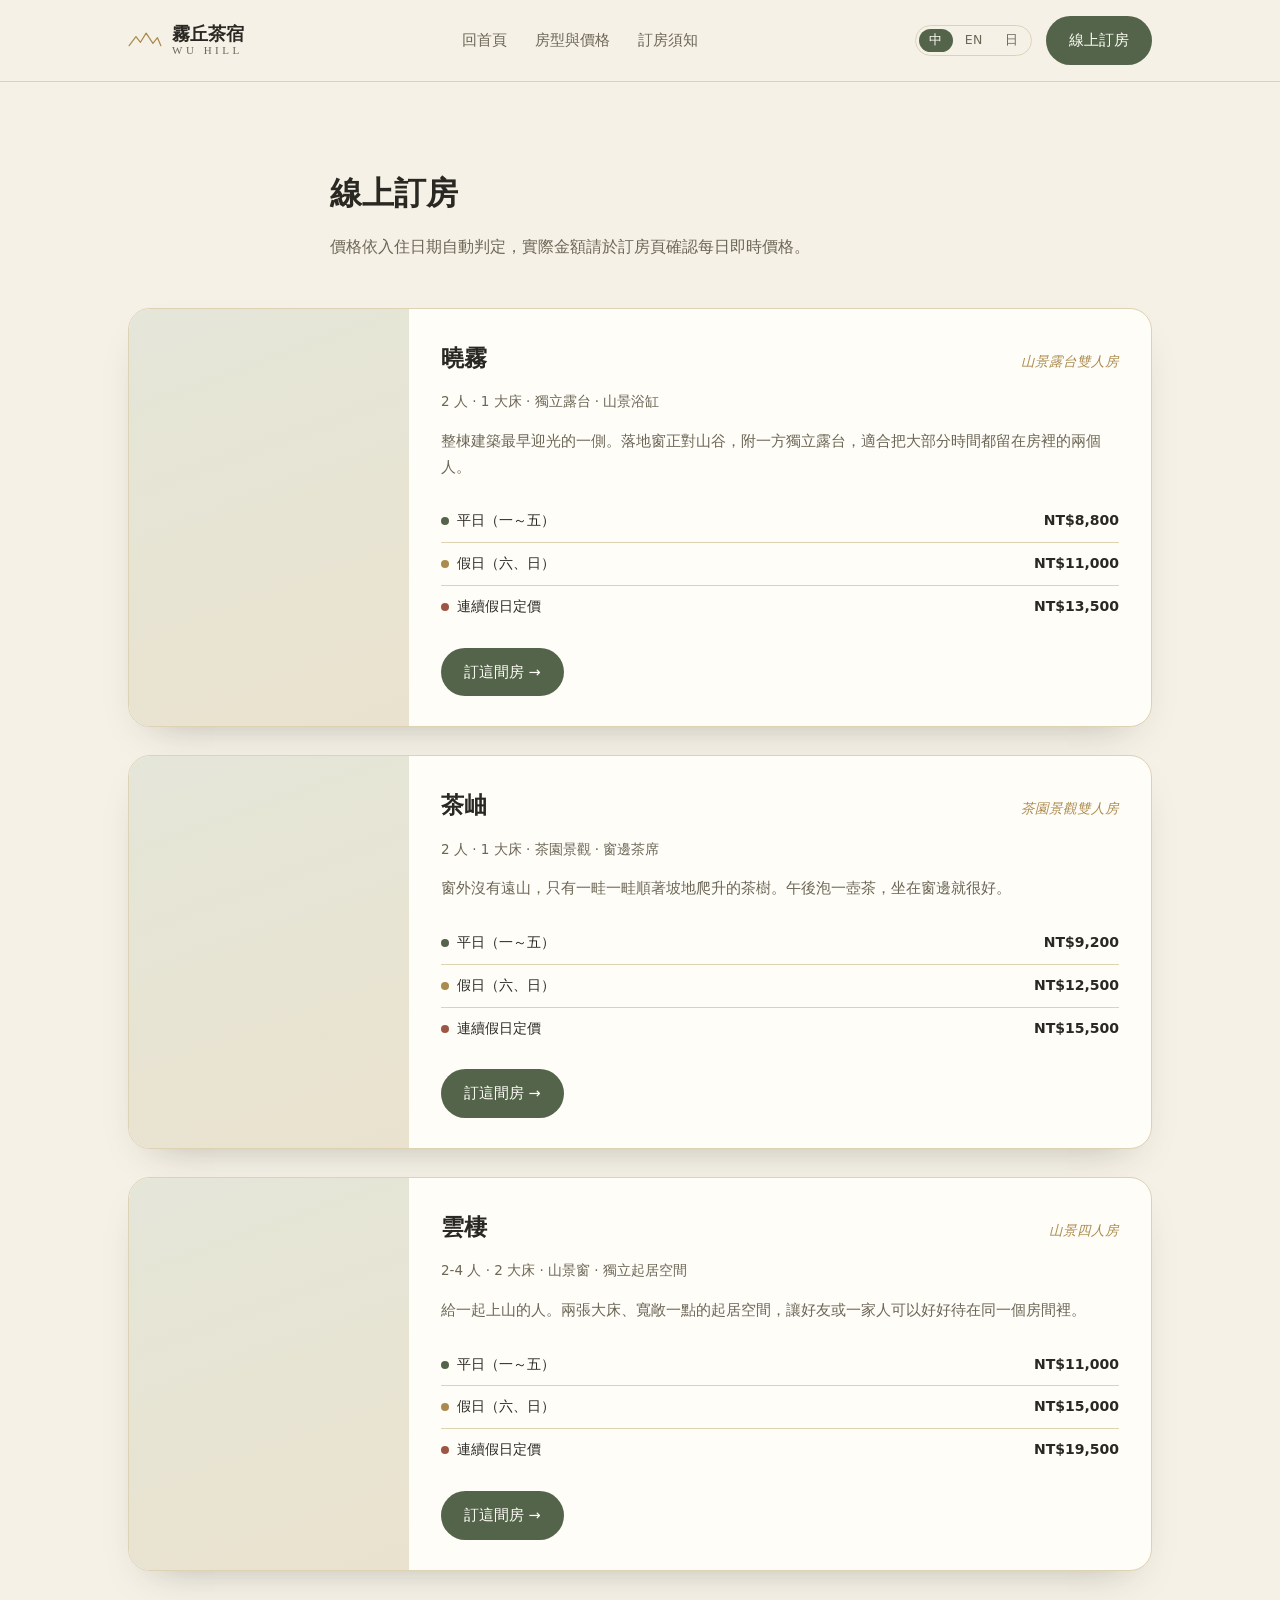
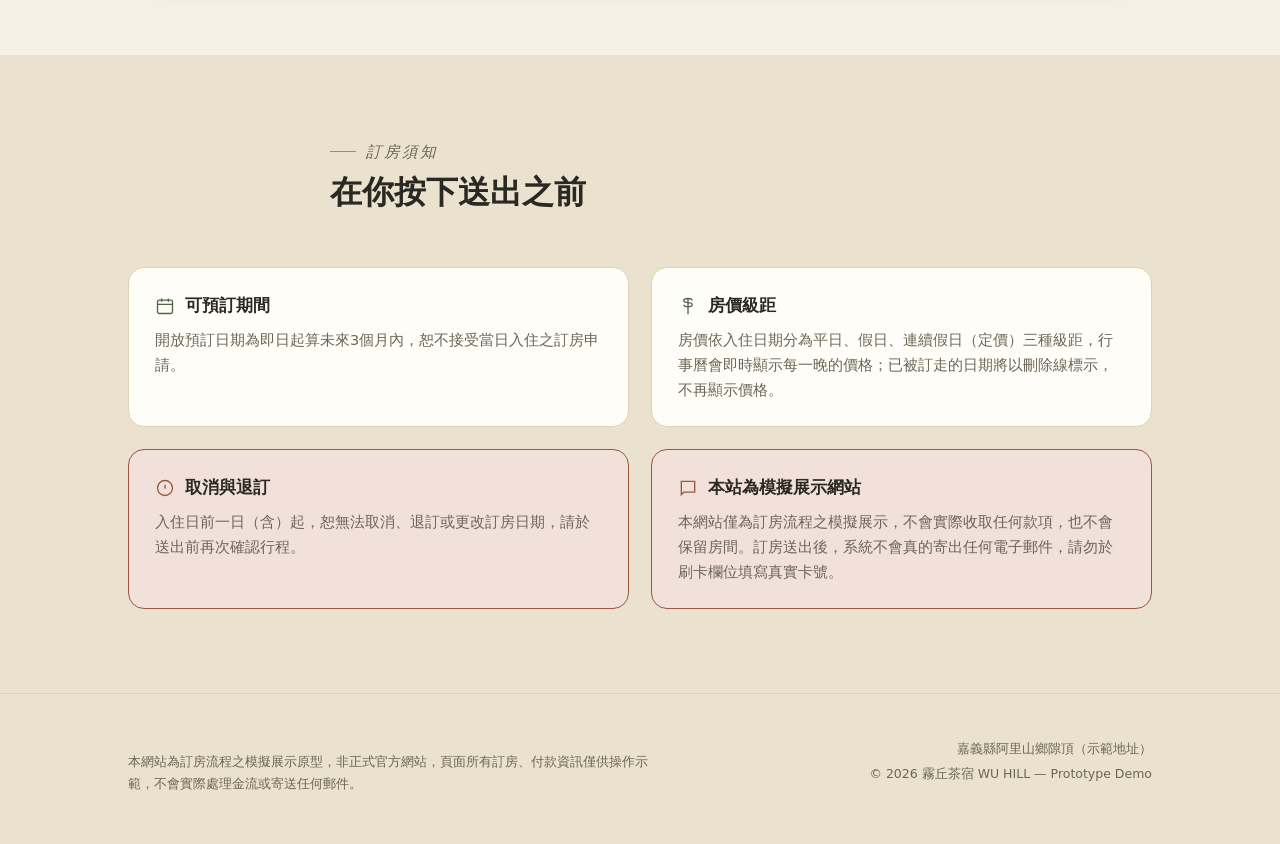
<file: reserve/index.html>
<!doctype html>
<html lang="zh-Hant">
<head>
<meta charset="utf-8">
<meta http-equiv="refresh" content="0; url=zh.html">
<title>霧丘茶宿 WU HILL</title>
<link rel="canonical" href="zh.html">
</head>
<body>
<p><a href="zh.html">霧丘茶宿 WU HILL →</a></p>
</body>
</html>
</file>
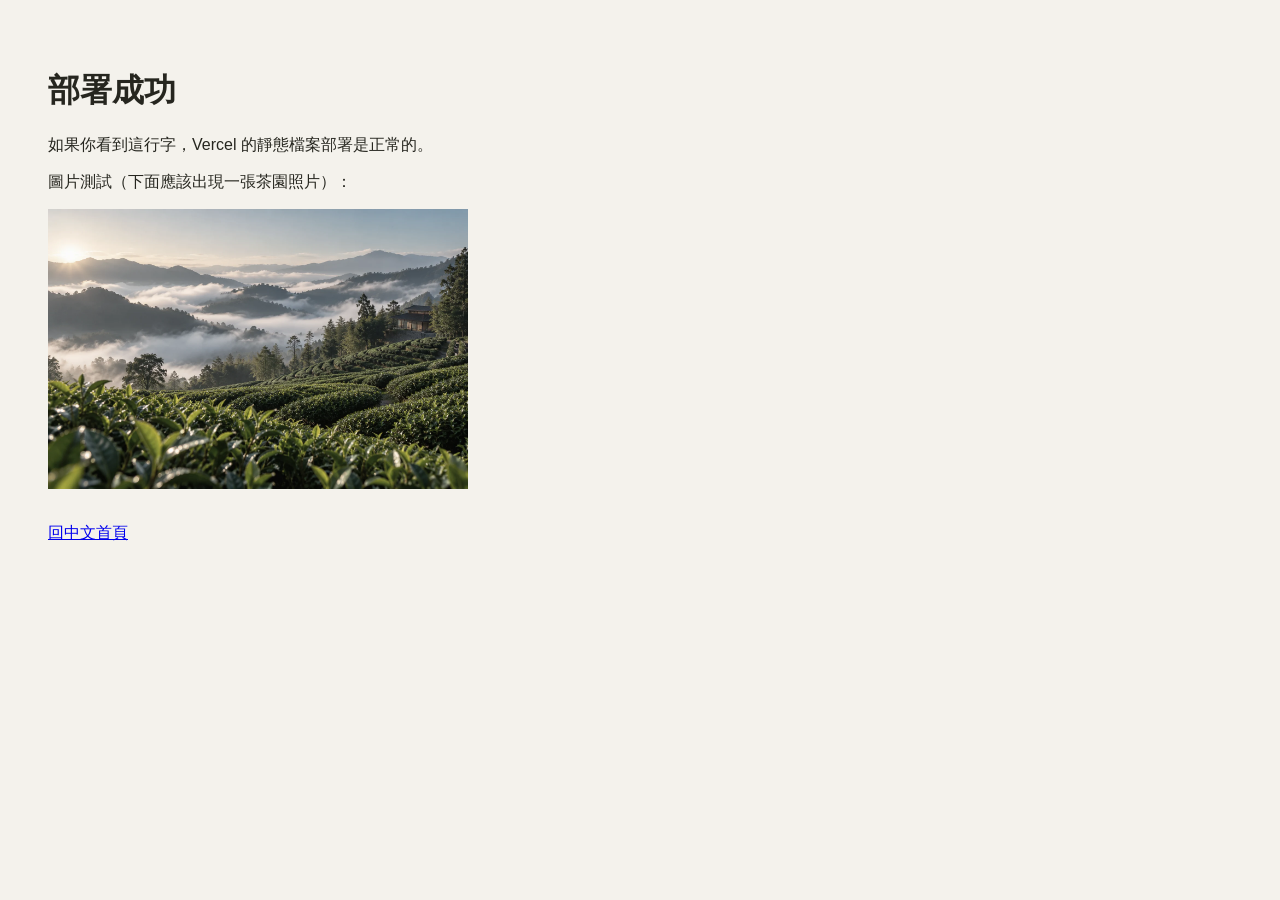
<file: deploy-test.html>
<!DOCTYPE html>
<html lang="zh-Hant"><head><meta charset="utf-8"><title>部署測試</title></head>
<body style="font-family:sans-serif;padding:40px;background:#F4F2EC;color:#26261F">
<h1>部署成功</h1>
<p>如果你看到這行字，Vercel 的靜態檔案部署是正常的。</p>
<p>圖片測試（下面應該出現一張茶園照片）：</p>
<img src="assets/tea-field-dawn.webp" alt="" style="max-width:100%;width:420px">
<p style="margin-top:30px"><a href="index.html">回中文首頁</a></p>
</body></html>
</file>
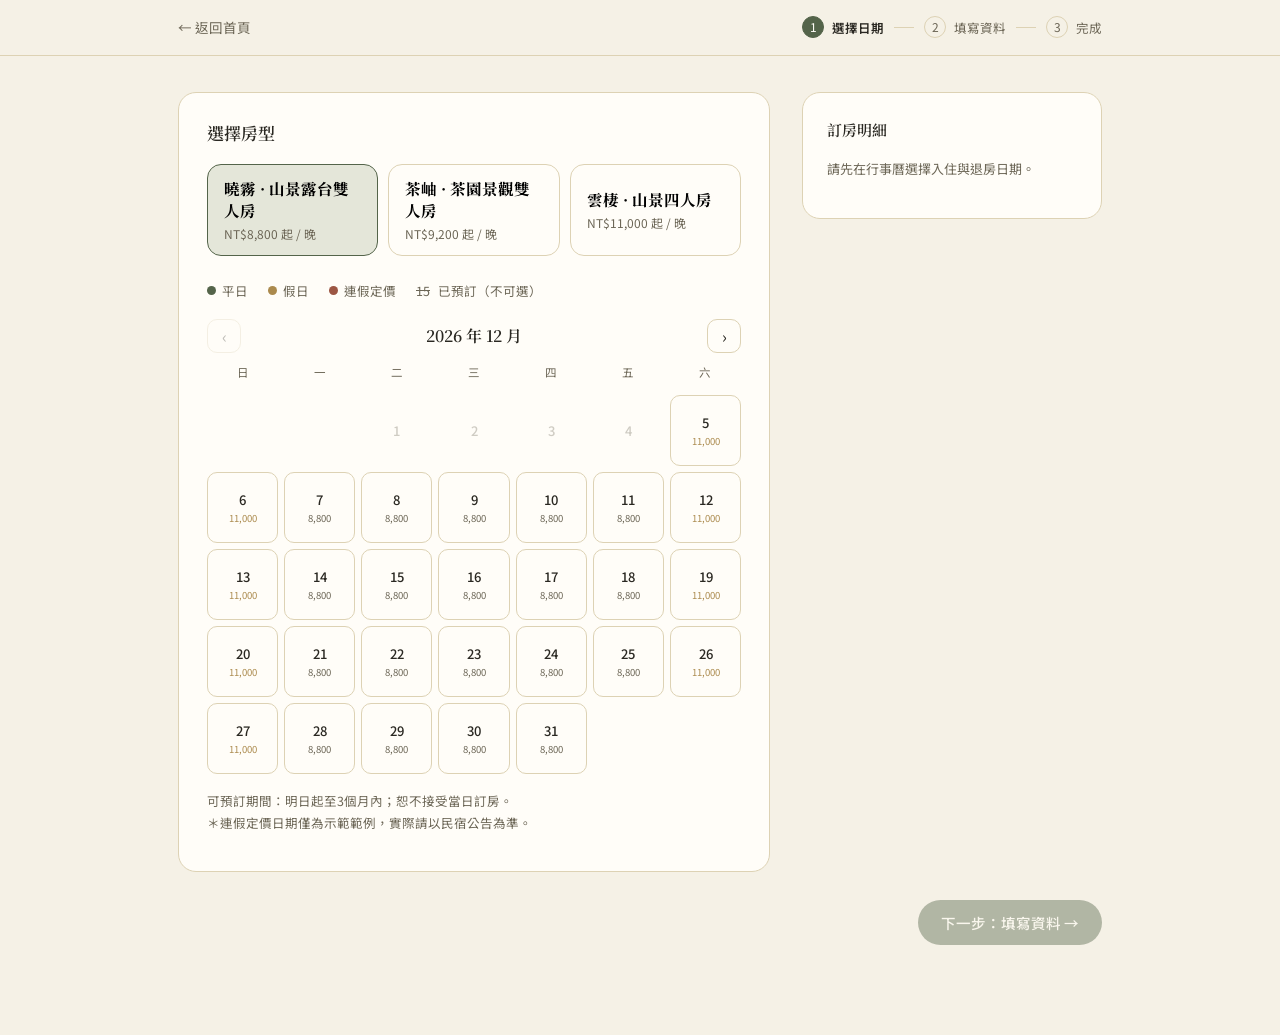
<file: reserve/booking.html>
<!doctype html>
<html lang="zh-Hant">
<head>
<meta charset="utf-8">
<meta name="viewport" content="width=device-width, initial-scale=1">
<title>線上訂房｜霧丘茶宿 WU HILL</title>
<meta name="robots" content="noindex">
<link rel="preconnect" href="https://fonts.googleapis.com">
<link rel="stylesheet" href="https://fonts.googleapis.com/css2?family=Noto+Serif+TC:wght@500;600;700&family=Cormorant+Garamond:ital,wght@0,500;0,600;1,500&family=Noto+Sans+TC:wght@400;500;600;700&display=swap">
<link rel="stylesheet" href="style.css">
</head>
<body>

<header class="bk-header">
  <div class="row">
    <a class="bk-back" href="zh.html">← 返回首頁</a>
    <div class="steps" id="stepsBar">
      <div class="step active" data-step="1"><span class="dot">1</span><span class="lbl">選擇日期</span></div>
      <div class="sep"></div>
      <div class="step" data-step="2"><span class="dot">2</span><span class="lbl">填寫資料</span></div>
      <div class="sep"></div>
      <div class="step" data-step="3"><span class="dot">3</span><span class="lbl">完成</span></div>
    </div>
  </div>
</header>

<div class="bk-wrap">

  <!-- STEP 1 -->
  <section id="bkStep1">
    <div class="bk-grid">
      <div>
        <div class="bk-card">
          <h2>選擇房型</h2>
          <div class="room-tabs" id="roomTabs"></div>

          <div class="cal-legend">
            <span><i class="weekday"></i>平日</span>
            <span><i class="weekend"></i>假日</span>
            <span><i class="peak"></i>連假定價</span>
            <span class="legend-booked"><s>15</s>已預訂（不可選）</span>
          </div>

          <div class="cal-nav">
            <button id="calPrev" aria-label="上個月">‹</button>
            <div class="month-label" id="calMonthLabel"></div>
            <button id="calNext" aria-label="下個月">›</button>
          </div>
          <div class="cal-grid" id="calDow"></div>
          <div class="cal-grid" id="calGrid" style="margin-top:6px;"></div>

          <p class="bk-note">可預訂期間：明日起至3個月內；恕不接受當日訂房。<br>＊連假定價日期僅為示範範例，實際請以民宿公告為準。</p>
        </div>
      </div>

      <div>
        <div class="summary-card">
          <h3>訂房明細</h3>
          <div id="summaryBody"><p class="summary-empty">請先在行事曆選擇入住與退房日期。</p></div>
        </div>
      </div>
    </div>
    <div class="bk-actions" style="justify-content:flex-end;">
      <button class="btn btn-primary" id="toStep2" disabled>下一步：填寫資料 →</button>
    </div>
  </section>

  <!-- STEP 2 -->
  <section id="bkStep2" hidden>
    <div class="bk-grid">
      <div>
        <form id="guestForm" novalidate>
          <div class="bk-card">
            <h2>訂房人資訊</h2>
            <div class="field-grid">
              <div class="field" id="f-name">
                <label for="in-name">姓名 *</label>
                <input id="in-name" name="name" type="text" autocomplete="name" required>
                <p class="err-msg">請輸入姓名</p>
              </div>
              <div class="field" id="f-phone">
                <label for="in-phone">聯絡電話 *</label>
                <input id="in-phone" name="phone" type="tel" autocomplete="tel" placeholder="09xx-xxx-xxx" required>
                <p class="err-msg">請輸入正確的電話號碼</p>
              </div>
            </div>
            <div class="field-grid">
              <div class="field" id="f-email">
                <label for="in-email">電子郵件 *</label>
                <input id="in-email" name="email" type="email" autocomplete="email" required>
                <p class="hint">訂房確認信將「模擬」寄送至此信箱（本站不會真的寄出）</p>
                <p class="err-msg">請輸入正確的電子郵件</p>
              </div>
              <div class="field" id="f-guests">
                <label for="in-guests">入住人數</label>
                <select id="in-guests" name="guests"></select>
              </div>
            </div>
            <div class="field">
              <label for="in-note">備註（選填）</label>
              <textarea id="in-note" name="note" rows="2"></textarea>
            </div>
          </div>

          <div class="bk-card">
            <h2>付款資訊（模擬刷卡）</h2>
            <p class="bk-note" style="margin-top:-8px;margin-bottom:16px;">本欄位僅供操作流程示範，<b>請勿輸入真實卡號</b>，系統不會實際請款。</p>
            <div class="field" id="f-cardname">
              <label for="in-cardname">持卡人姓名 *</label>
              <input id="in-cardname" name="cardname" type="text" required>
              <p class="err-msg">請輸入持卡人姓名</p>
            </div>
            <div class="field" id="f-cardnum">
              <label for="in-cardnum">卡號 *</label>
              <input id="in-cardnum" name="cardnum" inputmode="numeric" maxlength="19" placeholder="0000 0000 0000 0000" required>
              <p class="err-msg">請輸入 13–16 碼卡號（示範用，勿填真實卡號）</p>
            </div>
            <div class="field-grid">
              <div class="field" id="f-expiry">
                <label for="in-expiry">有效期限（MM/YY）*</label>
                <input id="in-expiry" name="expiry" placeholder="MM/YY" maxlength="5" required>
                <p class="err-msg">請輸入正確且未過期的日期</p>
              </div>
              <div class="field" id="f-cvv">
                <label for="in-cvv">安全碼 CVV *</label>
                <input id="in-cvv" name="cvv" inputmode="numeric" maxlength="4" placeholder="000" required>
                <p class="err-msg">請輸入 3–4 碼安全碼</p>
              </div>
            </div>
            <div class="field" id="f-agree">
              <div class="agree-row">
                <input type="checkbox" id="in-agree" required>
                <label for="in-agree" style="margin:0;">我已閱讀並同意「訂房須知」，了解<b>入住日前一日（含）起不可取消或退訂</b>。</label>
              </div>
              <p class="err-msg" style="margin-left:26px;">請先閱讀並勾選同意</p>
            </div>
          </div>
        </form>
      </div>

      <div>
        <div class="summary-card">
          <h3>訂房明細</h3>
          <div id="summaryBody2"></div>
        </div>
      </div>
    </div>
    <div class="bk-actions">
      <button class="btn btn-ghost" id="toStep1">← 上一步</button>
      <button class="btn btn-primary" id="submitBooking">送出訂房（模擬）</button>
    </div>
  </section>

  <!-- STEP 3 -->
  <section id="bkStep3" hidden>
    <div class="confirm-wrap">
      <div class="confirm-icon">
        <svg width="30" height="30" viewBox="0 0 24 24" fill="none" stroke="currentColor" stroke-width="2"><path d="M4 12l5 5L20 6"/></svg>
      </div>
      <h2>訂房已送出（模擬）</h2>
      <p id="confirmGreeting">感謝您的預訂，以下是本次訂房內容：</p>
      <div class="confirm-card" id="confirmDetails"></div>
      <div class="confirm-disclaimer">
        <b>提醒：</b>本網站為訂房流程之<b>模擬展示原型</b>，實際上並不會寄出任何電子郵件，也不會產生真實訂房、收費或保留房間，請勿作為正式訂房使用。
      </div>
      <div class="confirm-actions">
        <a class="btn btn-ghost" href="zh.html">返回首頁</a>
        <button class="btn btn-primary" id="restartBooking">再訂一次</button>
      </div>
    </div>
  </section>

</div>

<script src="booking.js"></script>
</body>
</html>
</file>
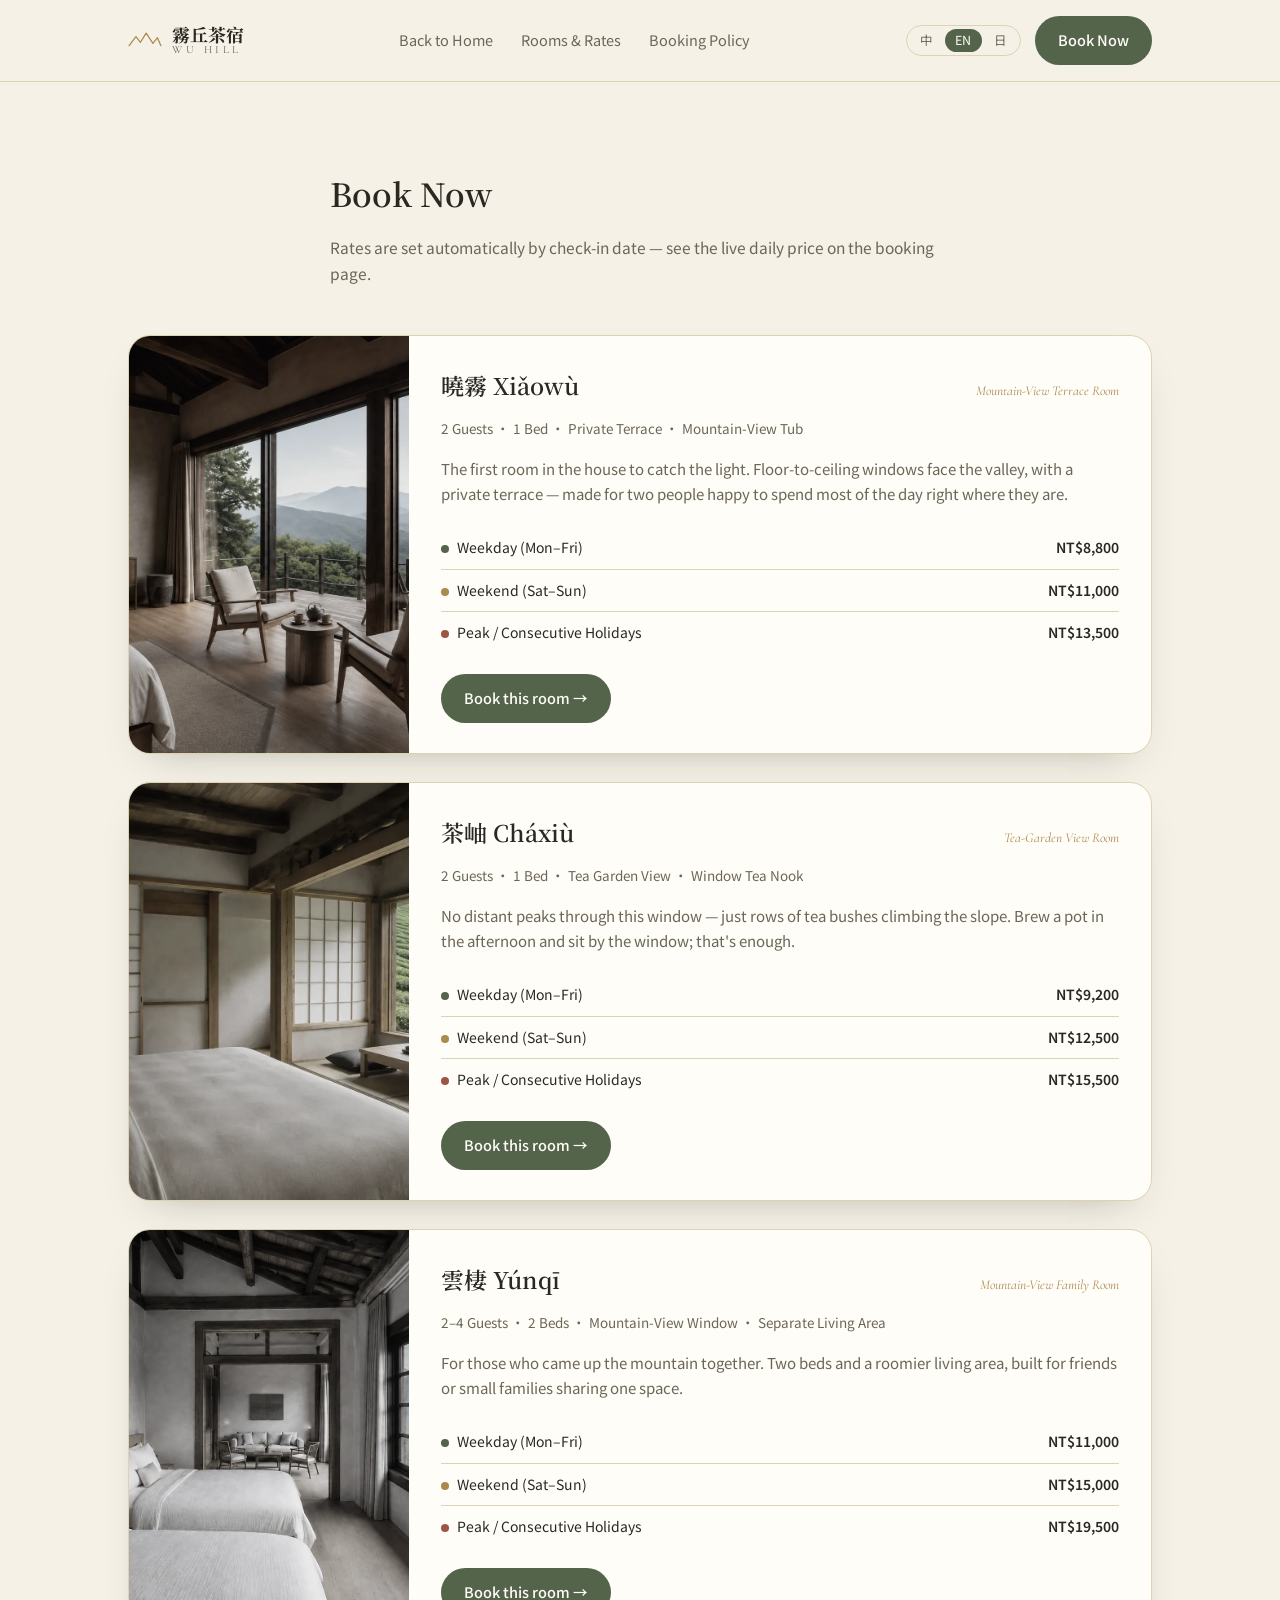
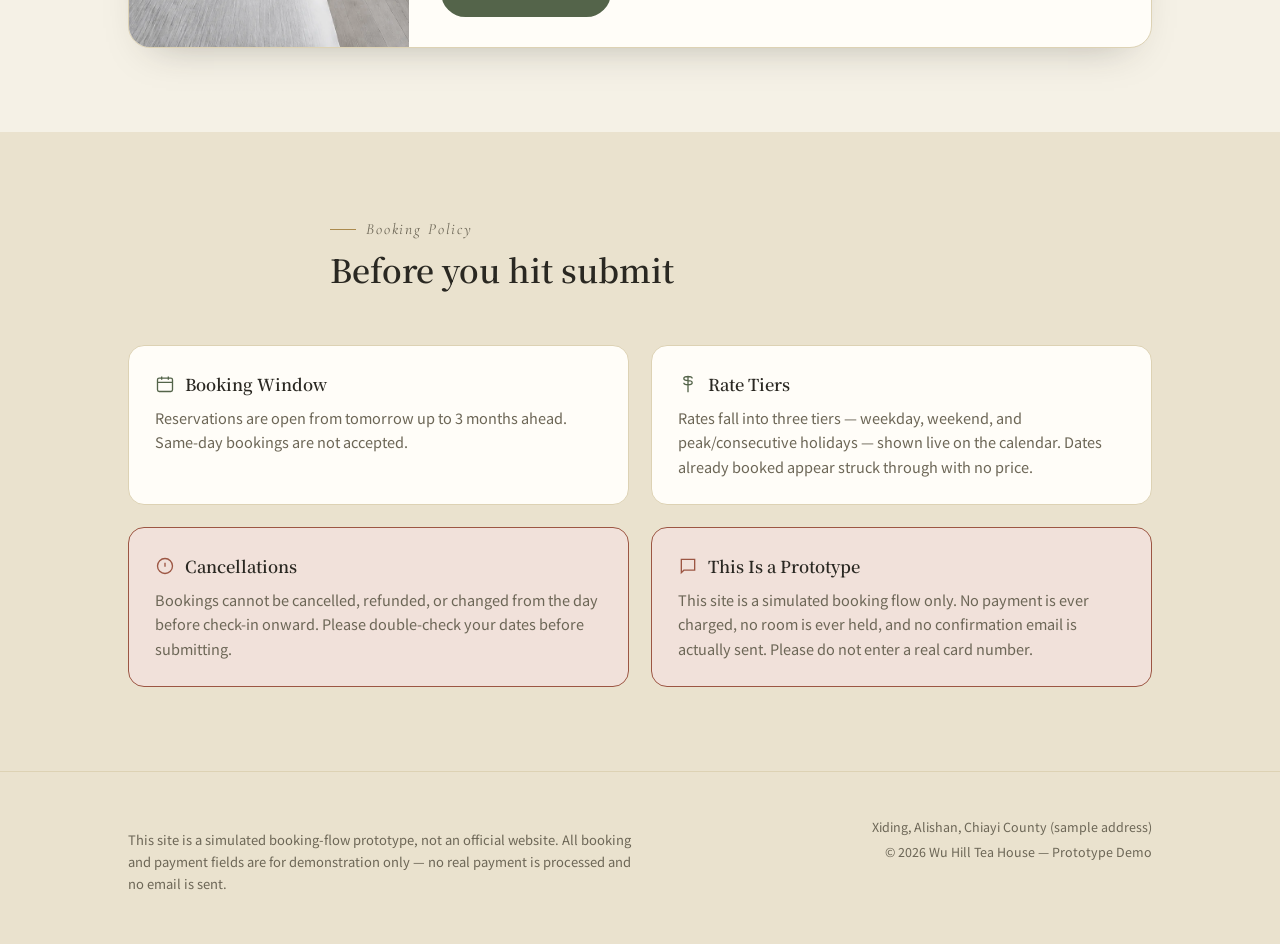
<file: reserve/en.html>
<!doctype html>
<html lang="en">
<head>
<meta charset="utf-8">
<meta name="viewport" content="width=device-width, initial-scale=1">
<title>Wu Hill Tea House｜A Tea-Garden Stay on Alishan</title>
<meta name="description" content="Wu Hill Tea House sits deep in a tea garden on Xiding, Alishan, with only three rooms — Xiaowu, Chaxiu and Yunqi. View rooms, live daily rates and booking policy online.">
<link rel="preconnect" href="https://fonts.googleapis.com">
<link rel="stylesheet" href="https://fonts.googleapis.com/css2?family=Noto+Serif+TC:wght@500;600;700&family=Cormorant+Garamond:ital,wght@0,500;0,600;1,500&family=Noto+Sans+TC:wght@400;500;600;700&display=swap">
<link rel="stylesheet" href="style.css">
</head>
<body>

<header class="site-header">
  <div class="row">
    <a class="brand" href="https://08wuhill.vercel.app/en/index.html">
      <svg class="brand-mark" viewBox="0 0 60 40" fill="none"><path d="M2 30 L14 14 L22 24 L32 8 L44 26 L52 16 L58 30" stroke="currentColor" stroke-width="2.2" stroke-linecap="round" stroke-linejoin="round"/></svg>
      <span class="brand-text"><b>霧丘茶宿</b><span>WU&nbsp;HILL</span></span>
    </a>
    <button class="menu-toggle" id="menuToggle" aria-label="Menu" aria-expanded="false"><span></span></button>
    <nav class="main-nav" id="mainNav">
      <a href="https://08wuhill.vercel.app/en/index.html">Back to Home</a>
      <a href="en.html#rooms">Rooms & Rates</a>
      <a href="en.html#policy">Booking Policy</a>
      <a href="booking.html" class="nav-mobile-book">Book Now</a>
    </nav>
    <div class="header-actions">
      <div class="lang-pills" role="group" aria-label="Language">
        <a href="zh.html">中</a>
        <a href="en.html" aria-current="page">EN</a>
        <a href="ja.html">日</a>
      </div>
      <a class="btn btn-primary" href="booking.html">Book Now</a>
    </div>
  </div>
</header>

<main>

  <section class="band" id="rooms">
    <div class="container">
      <div class="band-head">
        <h2>Book Now</h2>
        <p>Rates are set automatically by check-in date — see the live daily price on the booking page.</p>
      </div>

      <article class="room-card">
        <div class="room-visual"><img src="room1-1.webp" alt="Xiaowu — Mountain-View Terrace Room, floor-to-ceiling windows facing the valley" loading="lazy"></div>
        <div class="room-body">
          <div class="room-title-row"><h3>曉霧 Xiǎowù</h3><span class="sub">Mountain-View Terrace Room</span></div>
          <p class="room-specs">2 Guests · 1 Bed · Private Terrace · Mountain-View Tub</p>
          <p class="room-desc">The first room in the house to catch the light. Floor-to-ceiling windows face the valley, with a private terrace — made for two people happy to spend most of the day right where they are.</p>
          <table class="price-table">
            <tr><td><span class="tier-dot weekday"></span>Weekday (Mon–Fri)</td><td>NT$8,800</td></tr>
            <tr><td><span class="tier-dot weekend"></span>Weekend (Sat–Sun)</td><td>NT$11,000</td></tr>
            <tr><td><span class="tier-dot peak"></span>Peak / Consecutive Holidays</td><td>NT$13,500</td></tr>
          </table>
          <a class="btn btn-primary" href="booking.html?room=xiaowu">Book this room →</a>
        </div>
      </article>

      <article class="room-card">
        <div class="room-visual"><img src="room2-1.webp" alt="Chaxiu — Tea-Garden View Room, tatami window nook facing the tea garden" loading="lazy"></div>
        <div class="room-body">
          <div class="room-title-row"><h3>茶岫 Cháxiù</h3><span class="sub">Tea-Garden View Room</span></div>
          <p class="room-specs">2 Guests · 1 Bed · Tea Garden View · Window Tea Nook</p>
          <p class="room-desc">No distant peaks through this window — just rows of tea bushes climbing the slope. Brew a pot in the afternoon and sit by the window; that's enough.</p>
          <table class="price-table">
            <tr><td><span class="tier-dot weekday"></span>Weekday (Mon–Fri)</td><td>NT$9,200</td></tr>
            <tr><td><span class="tier-dot weekend"></span>Weekend (Sat–Sun)</td><td>NT$12,500</td></tr>
            <tr><td><span class="tier-dot peak"></span>Peak / Consecutive Holidays</td><td>NT$15,500</td></tr>
          </table>
          <a class="btn btn-primary" href="booking.html?room=chaxiu">Book this room →</a>
        </div>
      </article>

      <article class="room-card">
        <div class="room-visual"><img src="room3-1.webp" alt="Yunqi — Mountain-View Family Room, two beds and a separate living area" loading="lazy"></div>
        <div class="room-body">
          <div class="room-title-row"><h3>雲棲 Yúnqī</h3><span class="sub">Mountain-View Family Room</span></div>
          <p class="room-specs">2–4 Guests · 2 Beds · Mountain-View Window · Separate Living Area</p>
          <p class="room-desc">For those who came up the mountain together. Two beds and a roomier living area, built for friends or small families sharing one space.</p>
          <table class="price-table">
            <tr><td><span class="tier-dot weekday"></span>Weekday (Mon–Fri)</td><td>NT$11,000</td></tr>
            <tr><td><span class="tier-dot weekend"></span>Weekend (Sat–Sun)</td><td>NT$15,000</td></tr>
            <tr><td><span class="tier-dot peak"></span>Peak / Consecutive Holidays</td><td>NT$19,500</td></tr>
          </table>
          <a class="btn btn-primary" href="booking.html?room=yunqi">Book this room →</a>
        </div>
      </article>
    </div>
  </section>

  <section class="band band--alt" id="policy">
    <div class="container">
      <div class="band-head">
        <p class="eyebrow">Booking Policy</p>
        <h2>Before you hit submit</h2>
      </div>
      <div class="policy-grid">
        <div class="policy-item">
          <h3><svg class="ico" viewBox="0 0 24 24" fill="none" stroke="currentColor" stroke-width="1.6"><rect x="3" y="5" width="18" height="16" rx="2"/><path d="M3 10h18M8 3v4M16 3v4"/></svg><span>Booking Window</span></h3>
          <p>Reservations are open from tomorrow up to 3 months ahead. Same-day bookings are not accepted.</p>
        </div>
        <div class="policy-item">
          <h3><svg class="ico" viewBox="0 0 24 24" fill="none" stroke="currentColor" stroke-width="1.6"><path d="M12 2v20M17 5.5C17 4 15 3 12 3S7 4 7 5.5 9 8 12 8s5 1 5 2.5-2 2.5-5 2.5-5-1-5-2.5"/></svg><span>Rate Tiers</span></h3>
          <p>Rates fall into three tiers — weekday, weekend, and peak/consecutive holidays — shown live on the calendar. Dates already booked appear struck through with no price.</p>
        </div>
        <div class="policy-item warn">
          <h3><svg class="ico" viewBox="0 0 24 24" fill="none" stroke="currentColor" stroke-width="1.6"><circle cx="12" cy="12" r="9"/><path d="M12 8v5M12 16h.01"/></svg><span>Cancellations</span></h3>
          <p>Bookings cannot be cancelled, refunded, or changed from the day before check-in onward. Please double-check your dates before submitting.</p>
        </div>
        <div class="policy-item warn">
          <h3><svg class="ico" viewBox="0 0 24 24" fill="none" stroke="currentColor" stroke-width="1.6"><path d="M4 4h16v13H7l-3 3z"/></svg><span>This Is a Prototype</span></h3>
          <p>This site is a simulated booking flow only. No payment is ever charged, no room is ever held, and no confirmation email is actually sent. Please do not enter a real card number.</p>
        </div>
      </div>
    </div>
  </section>

</main>

<footer class="site-footer">
  <div class="container footer-row">
    <p class="footer-disclaimer">This site is a simulated booking-flow prototype, not an official website. All booking and payment fields are for demonstration only — no real payment is processed and no email is sent.</p>
    <div class="footer-meta">
      <div>Xiding, Alishan, Chiayi County (sample address)</div>
      <div>© 2026 Wu Hill Tea House — Prototype Demo</div>
    </div>
  </div>
</footer>

<script src="nav.js"></script>
</body>
</html>
</file>
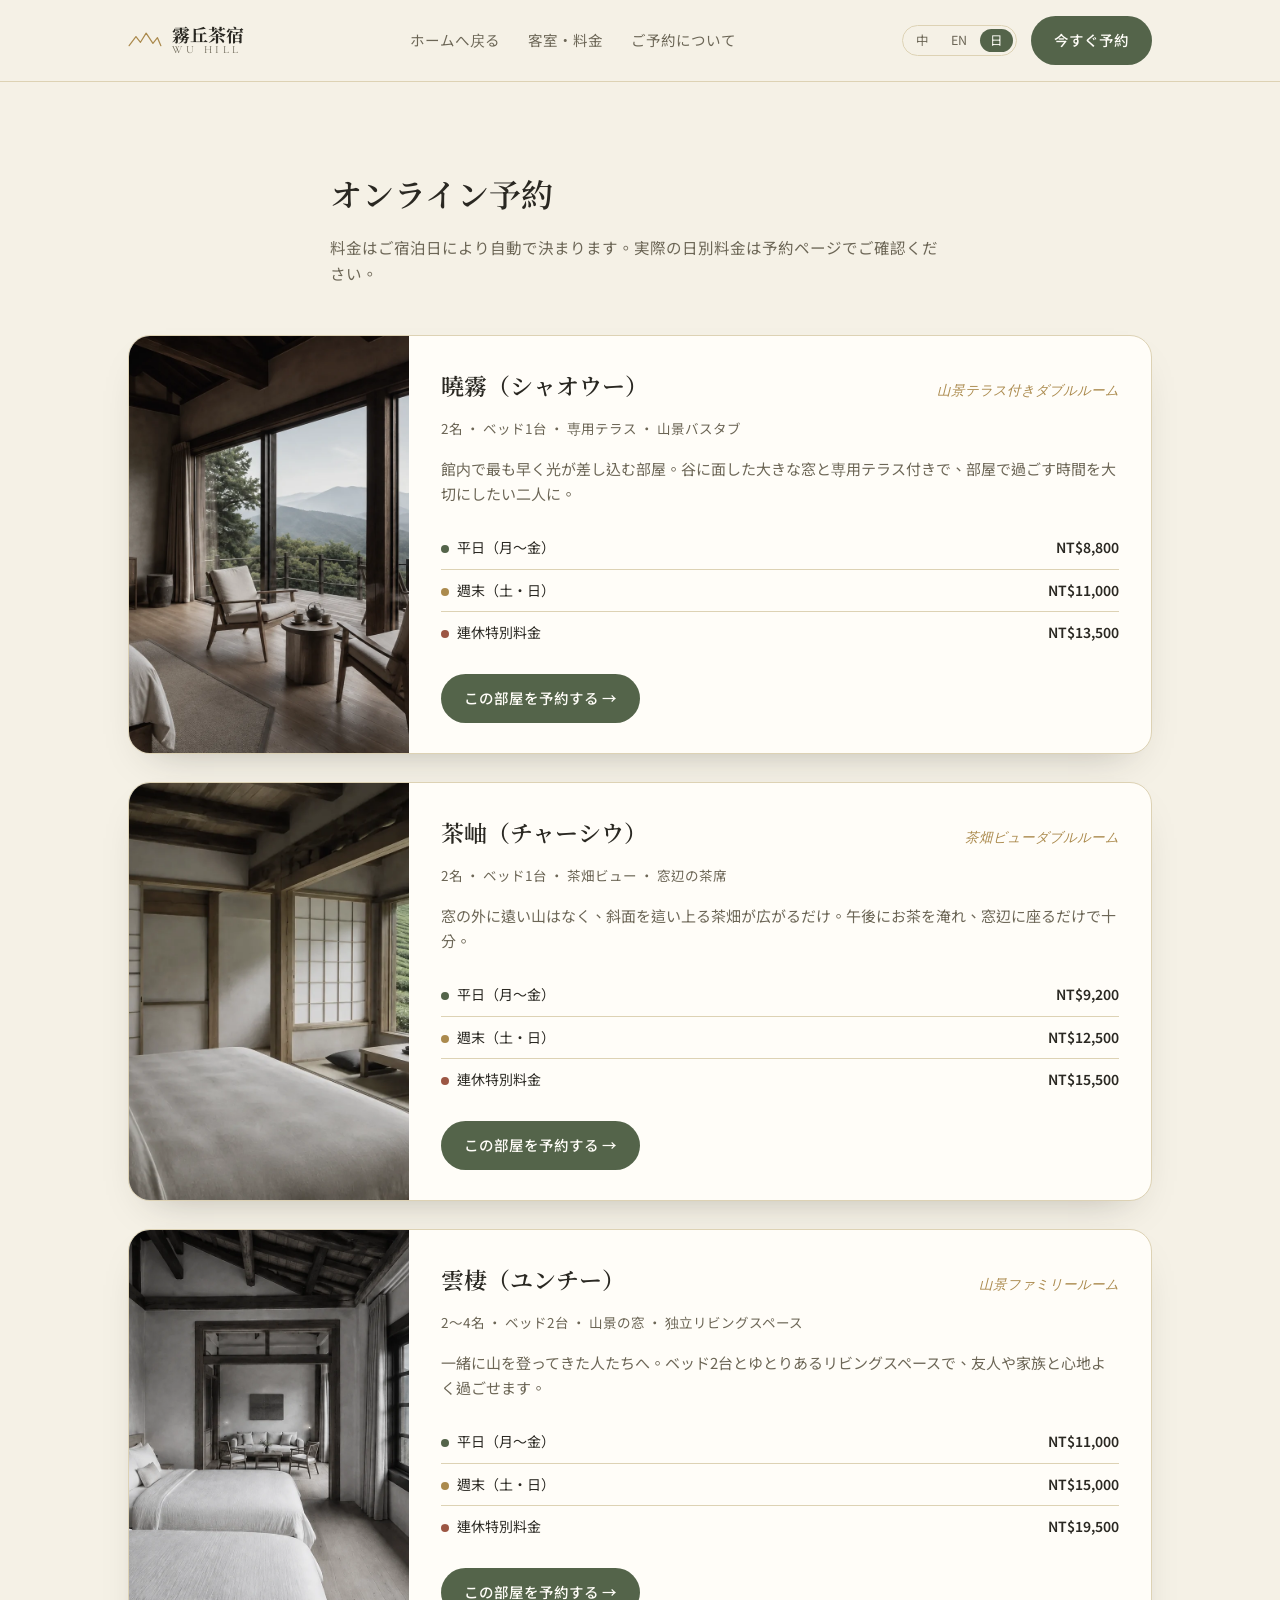
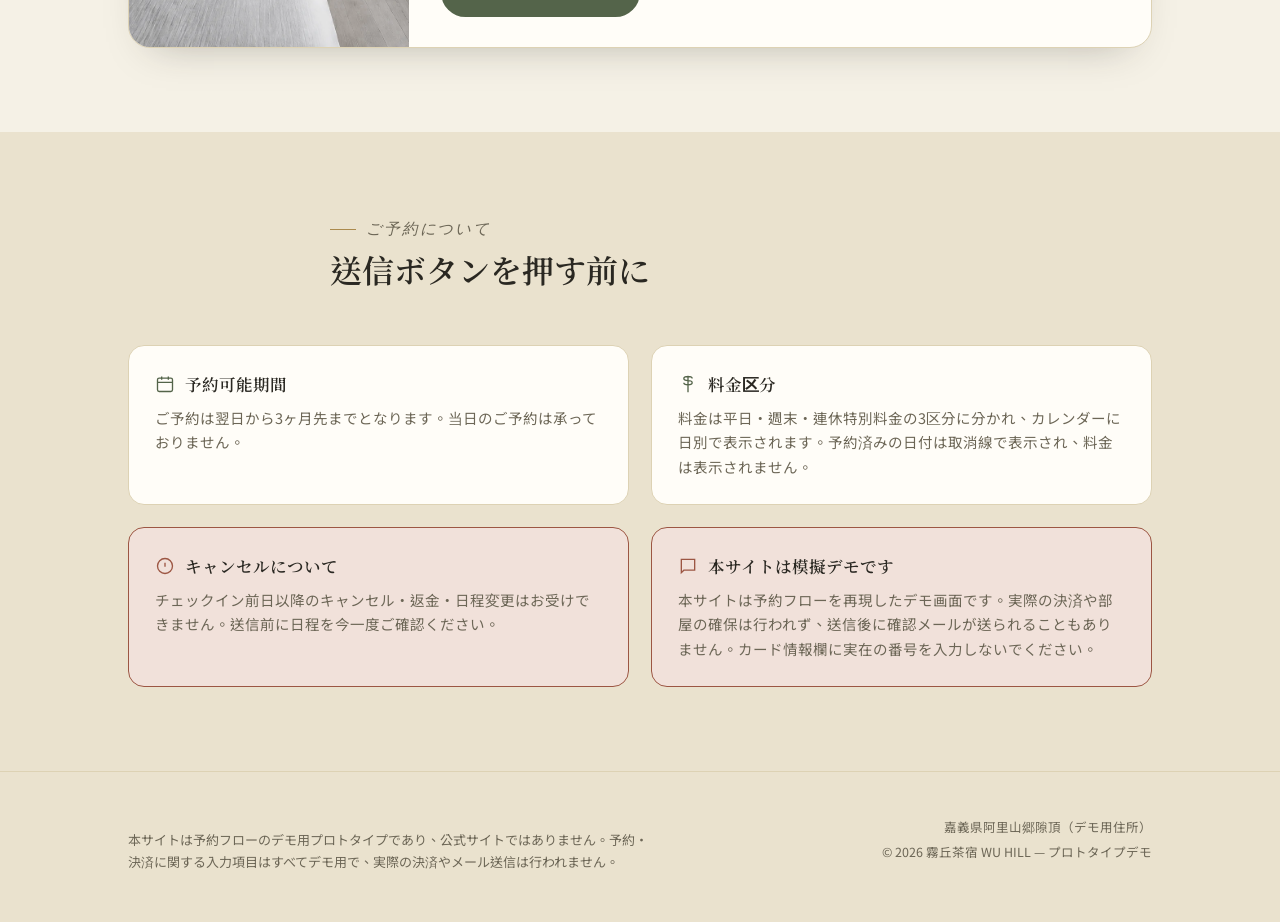
<file: reserve/ja.html>
<!doctype html>
<html lang="ja">
<head>
<meta charset="utf-8">
<meta name="viewport" content="width=device-width, initial-scale=1">
<title>霧丘茶宿 WU HILL｜阿里山の茶畑に佇む宿</title>
<meta name="description" content="霧丘茶宿は阿里山・隙頂の茶畑の中にある、曉霧・茶岫・雲棲の3室だけの宿です。客室・日別料金・ご予約について、オンラインでご確認いただけます。">
<link rel="preconnect" href="https://fonts.googleapis.com">
<link rel="stylesheet" href="https://fonts.googleapis.com/css2?family=Noto+Serif+TC:wght@500;600;700&family=Cormorant+Garamond:ital,wght@0,500;0,600;1,500&family=Noto+Sans+TC:wght@400;500;600;700&display=swap">
<link rel="stylesheet" href="style.css">
</head>
<body>

<header class="site-header">
  <div class="row">
    <a class="brand" href="https://08wuhill.vercel.app/ja/index.html">
      <svg class="brand-mark" viewBox="0 0 60 40" fill="none"><path d="M2 30 L14 14 L22 24 L32 8 L44 26 L52 16 L58 30" stroke="currentColor" stroke-width="2.2" stroke-linecap="round" stroke-linejoin="round"/></svg>
      <span class="brand-text"><b>霧丘茶宿</b><span>WU&nbsp;HILL</span></span>
    </a>
    <button class="menu-toggle" id="menuToggle" aria-label="メニュー" aria-expanded="false"><span></span></button>
    <nav class="main-nav" id="mainNav">
      <a href="https://08wuhill.vercel.app/ja/index.html">ホームへ戻る</a>
      <a href="ja.html#rooms">客室・料金</a>
      <a href="ja.html#policy">ご予約について</a>
      <a href="booking.html" class="nav-mobile-book">今すぐ予約</a>
    </nav>
    <div class="header-actions">
      <div class="lang-pills" role="group" aria-label="Language">
        <a href="zh.html">中</a>
        <a href="en.html">EN</a>
        <a href="ja.html" aria-current="page">日</a>
      </div>
      <a class="btn btn-primary" href="booking.html">今すぐ予約</a>
    </div>
  </div>
</header>

<main>

  <section class="band" id="rooms">
    <div class="container">
      <div class="band-head">
        <h2>オンライン予約</h2>
        <p>料金はご宿泊日により自動で決まります。実際の日別料金は予約ページでご確認ください。</p>
      </div>

      <article class="room-card">
        <div class="room-visual"><img src="room1-1.webp" alt="曉霧｜山景テラス付きダブルルーム、谷に面した大きな窓" loading="lazy"></div>
        <div class="room-body">
          <div class="room-title-row"><h3>曉霧（シャオウー）</h3><span class="sub">山景テラス付きダブルルーム</span></div>
          <p class="room-specs">2名 · ベッド1台 · 専用テラス · 山景バスタブ</p>
          <p class="room-desc">館内で最も早く光が差し込む部屋。谷に面した大きな窓と専用テラス付きで、部屋で過ごす時間を大切にしたい二人に。</p>
          <table class="price-table">
            <tr><td><span class="tier-dot weekday"></span>平日（月～金）</td><td>NT$8,800</td></tr>
            <tr><td><span class="tier-dot weekend"></span>週末（土・日）</td><td>NT$11,000</td></tr>
            <tr><td><span class="tier-dot peak"></span>連休特別料金</td><td>NT$13,500</td></tr>
          </table>
          <a class="btn btn-primary" href="booking.html?room=xiaowu">この部屋を予約する →</a>
        </div>
      </article>

      <article class="room-card">
        <div class="room-visual"><img src="room2-1.webp" alt="茶岫｜茶畑ビューダブルルーム、窓辺の茶席から茶畑を望む" loading="lazy"></div>
        <div class="room-body">
          <div class="room-title-row"><h3>茶岫（チャーシウ）</h3><span class="sub">茶畑ビューダブルルーム</span></div>
          <p class="room-specs">2名 · ベッド1台 · 茶畑ビュー · 窓辺の茶席</p>
          <p class="room-desc">窓の外に遠い山はなく、斜面を這い上る茶畑が広がるだけ。午後にお茶を淹れ、窓辺に座るだけで十分。</p>
          <table class="price-table">
            <tr><td><span class="tier-dot weekday"></span>平日（月～金）</td><td>NT$9,200</td></tr>
            <tr><td><span class="tier-dot weekend"></span>週末（土・日）</td><td>NT$12,500</td></tr>
            <tr><td><span class="tier-dot peak"></span>連休特別料金</td><td>NT$15,500</td></tr>
          </table>
          <a class="btn btn-primary" href="booking.html?room=chaxiu">この部屋を予約する →</a>
        </div>
      </article>

      <article class="room-card">
        <div class="room-visual"><img src="room3-1.webp" alt="雲棲｜山景ファミリールーム、ベッド2台と独立リビングスペース" loading="lazy"></div>
        <div class="room-body">
          <div class="room-title-row"><h3>雲棲（ユンチー）</h3><span class="sub">山景ファミリールーム</span></div>
          <p class="room-specs">2～4名 · ベッド2台 · 山景の窓 · 独立リビングスペース</p>
          <p class="room-desc">一緒に山を登ってきた人たちへ。ベッド2台とゆとりあるリビングスペースで、友人や家族と心地よく過ごせます。</p>
          <table class="price-table">
            <tr><td><span class="tier-dot weekday"></span>平日（月～金）</td><td>NT$11,000</td></tr>
            <tr><td><span class="tier-dot weekend"></span>週末（土・日）</td><td>NT$15,000</td></tr>
            <tr><td><span class="tier-dot peak"></span>連休特別料金</td><td>NT$19,500</td></tr>
          </table>
          <a class="btn btn-primary" href="booking.html?room=yunqi">この部屋を予約する →</a>
        </div>
      </article>
    </div>
  </section>

  <section class="band band--alt" id="policy">
    <div class="container">
      <div class="band-head">
        <p class="eyebrow">ご予約について</p>
        <h2>送信ボタンを押す前に</h2>
      </div>
      <div class="policy-grid">
        <div class="policy-item">
          <h3><svg class="ico" viewBox="0 0 24 24" fill="none" stroke="currentColor" stroke-width="1.6"><rect x="3" y="5" width="18" height="16" rx="2"/><path d="M3 10h18M8 3v4M16 3v4"/></svg><span>予約可能期間</span></h3>
          <p>ご予約は翌日から3ヶ月先までとなります。当日のご予約は承っておりません。</p>
        </div>
        <div class="policy-item">
          <h3><svg class="ico" viewBox="0 0 24 24" fill="none" stroke="currentColor" stroke-width="1.6"><path d="M12 2v20M17 5.5C17 4 15 3 12 3S7 4 7 5.5 9 8 12 8s5 1 5 2.5-2 2.5-5 2.5-5-1-5-2.5"/></svg><span>料金区分</span></h3>
          <p>料金は平日・週末・連休特別料金の3区分に分かれ、カレンダーに日別で表示されます。予約済みの日付は取消線で表示され、料金は表示されません。</p>
        </div>
        <div class="policy-item warn">
          <h3><svg class="ico" viewBox="0 0 24 24" fill="none" stroke="currentColor" stroke-width="1.6"><circle cx="12" cy="12" r="9"/><path d="M12 8v5M12 16h.01"/></svg><span>キャンセルについて</span></h3>
          <p>チェックイン前日以降のキャンセル・返金・日程変更はお受けできません。送信前に日程を今一度ご確認ください。</p>
        </div>
        <div class="policy-item warn">
          <h3><svg class="ico" viewBox="0 0 24 24" fill="none" stroke="currentColor" stroke-width="1.6"><path d="M4 4h16v13H7l-3 3z"/></svg><span>本サイトは模擬デモです</span></h3>
          <p>本サイトは予約フローを再現したデモ画面です。実際の決済や部屋の確保は行われず、送信後に確認メールが送られることもありません。カード情報欄に実在の番号を入力しないでください。</p>
        </div>
      </div>
    </div>
  </section>

</main>

<footer class="site-footer">
  <div class="container footer-row">
    <p class="footer-disclaimer">本サイトは予約フローのデモ用プロトタイプであり、公式サイトではありません。予約・決済に関する入力項目はすべてデモ用で、実際の決済やメール送信は行われません。</p>
    <div class="footer-meta">
      <div>嘉義県阿里山郷隙頂（デモ用住所）</div>
      <div>© 2026 霧丘茶宿 WU HILL — プロトタイプデモ</div>
    </div>
  </div>
</footer>

<script src="nav.js"></script>
</body>
</html>
</file>
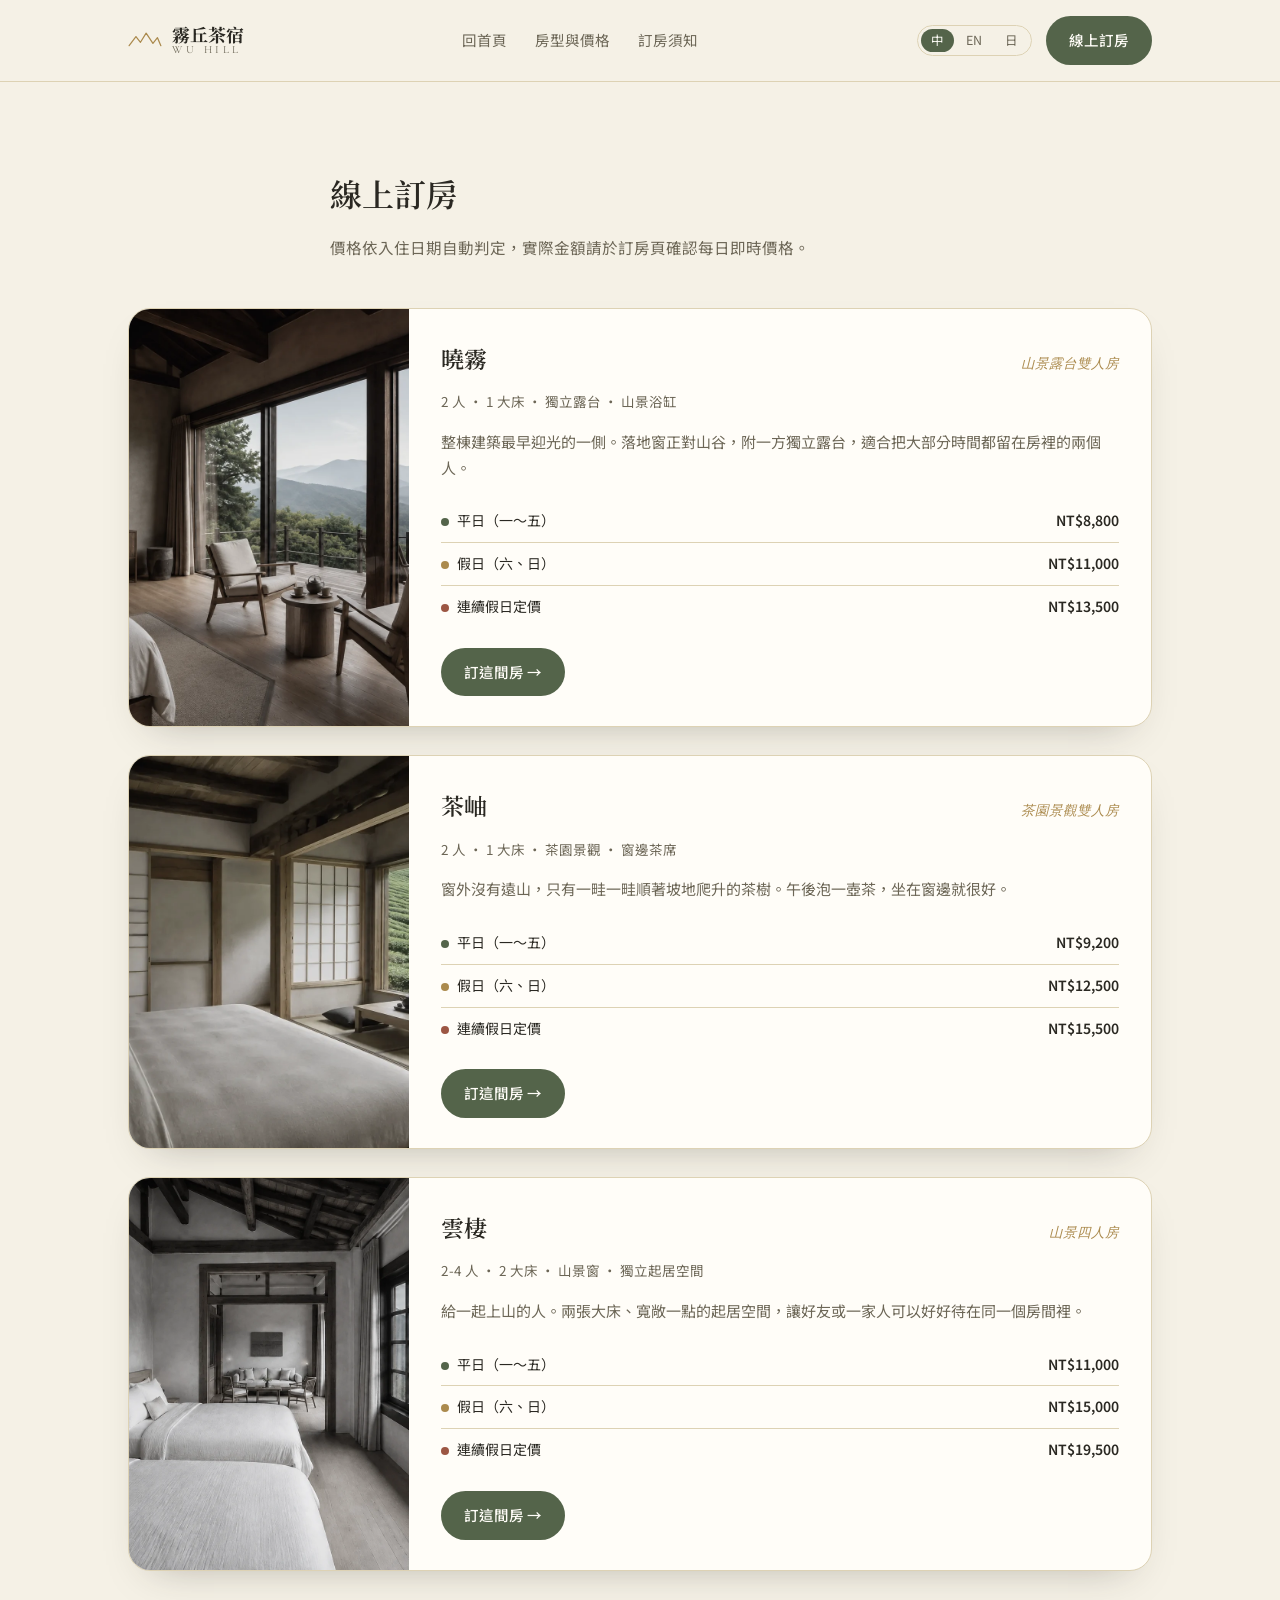
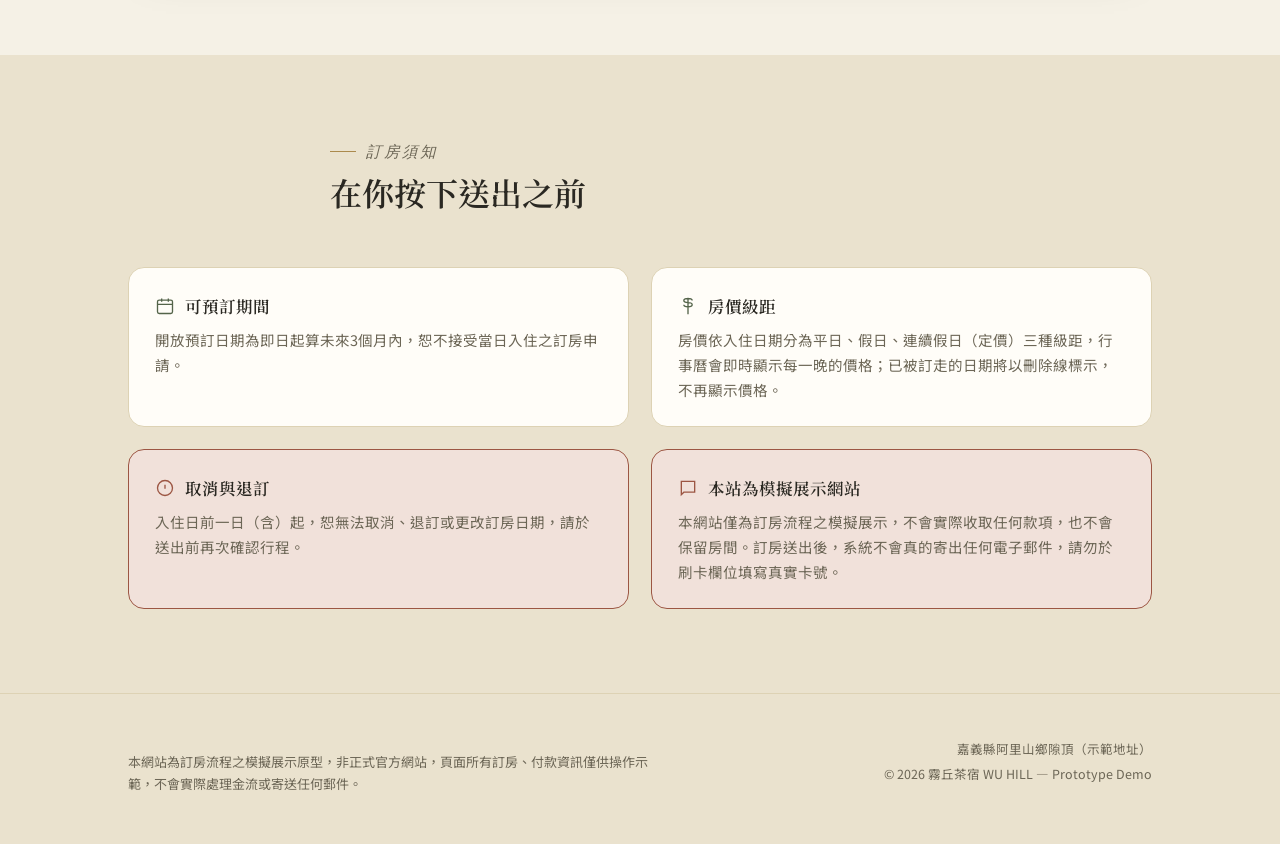
<file: reserve/zh.html>
<!doctype html>
<html lang="zh-Hant">
<head>
<meta charset="utf-8">
<meta name="viewport" content="width=device-width, initial-scale=1">
<title>霧丘茶宿 WU HILL｜阿里山隙頂茶園民宿</title>
<meta name="description" content="霧丘茶宿座落於阿里山隙頂茶園深處，僅有曉霧、茶岫、雲棲三間客房。線上查看房型、每日即時房價與訂房須知。">
<link rel="preconnect" href="https://fonts.googleapis.com">
<link rel="stylesheet" href="https://fonts.googleapis.com/css2?family=Noto+Serif+TC:wght@500;600;700&family=Cormorant+Garamond:ital,wght@0,500;0,600;1,500&family=Noto+Sans+TC:wght@400;500;600;700&display=swap">
<link rel="stylesheet" href="style.css">
</head>
<body>

<header class="site-header">
  <div class="row">
    <a class="brand" href="https://08wuhill.vercel.app/index.html">
      <svg class="brand-mark" viewBox="0 0 60 40" fill="none"><path d="M2 30 L14 14 L22 24 L32 8 L44 26 L52 16 L58 30" stroke="currentColor" stroke-width="2.2" stroke-linecap="round" stroke-linejoin="round"/></svg>
      <span class="brand-text"><b>霧丘茶宿</b><span>WU&nbsp;HILL</span></span>
    </a>
    <button class="menu-toggle" id="menuToggle" aria-label="選單" aria-expanded="false"><span></span></button>
    <nav class="main-nav" id="mainNav">
      <a href="https://08wuhill.vercel.app/index.html">回首頁</a>
      <a href="zh.html#rooms">房型與價格</a>
      <a href="zh.html#policy">訂房須知</a>
      <a href="booking.html" class="nav-mobile-book">線上訂房</a>
    </nav>
    <div class="header-actions">
      <div class="lang-pills" role="group" aria-label="Language">
        <a href="zh.html" aria-current="page">中</a>
        <a href="en.html">EN</a>
        <a href="ja.html">日</a>
      </div>
      <a class="btn btn-primary" href="booking.html">線上訂房</a>
    </div>
  </div>
</header>

<main>

  <section class="band" id="rooms">
    <div class="container">
      <div class="band-head">
        <h2>線上訂房</h2>
        <p>價格依入住日期自動判定，實際金額請於訂房頁確認每日即時價格。</p>
      </div>

      <article class="room-card">
        <div class="room-visual"><img src="room1-1.webp" alt="曉霧｜山景露台雙人房，落地窗面向山谷" loading="lazy"></div>
        <div class="room-body">
          <div class="room-title-row"><h3>曉霧</h3><span class="sub">山景露台雙人房</span></div>
          <p class="room-specs">2 人 · 1 大床 · 獨立露台 · 山景浴缸</p>
          <p class="room-desc">整棟建築最早迎光的一側。落地窗正對山谷，附一方獨立露台，適合把大部分時間都留在房裡的兩個人。</p>
          <table class="price-table">
            <tr><td><span class="tier-dot weekday"></span>平日（一～五）</td><td>NT$8,800</td></tr>
            <tr><td><span class="tier-dot weekend"></span>假日（六、日）</td><td>NT$11,000</td></tr>
            <tr><td><span class="tier-dot peak"></span>連續假日定價</td><td>NT$13,500</td></tr>
          </table>
          <a class="btn btn-primary" href="booking.html?room=xiaowu">訂這間房 →</a>
        </div>
      </article>

      <article class="room-card">
        <div class="room-visual"><img src="room2-1.webp" alt="茶岫｜茶園景觀雙人房，和室窗邊茶席面向茶園" loading="lazy"></div>
        <div class="room-body">
          <div class="room-title-row"><h3>茶岫</h3><span class="sub">茶園景觀雙人房</span></div>
          <p class="room-specs">2 人 · 1 大床 · 茶園景觀 · 窗邊茶席</p>
          <p class="room-desc">窗外沒有遠山，只有一畦一畦順著坡地爬升的茶樹。午後泡一壺茶，坐在窗邊就很好。</p>
          <table class="price-table">
            <tr><td><span class="tier-dot weekday"></span>平日（一～五）</td><td>NT$9,200</td></tr>
            <tr><td><span class="tier-dot weekend"></span>假日（六、日）</td><td>NT$12,500</td></tr>
            <tr><td><span class="tier-dot peak"></span>連續假日定價</td><td>NT$15,500</td></tr>
          </table>
          <a class="btn btn-primary" href="booking.html?room=chaxiu">訂這間房 →</a>
        </div>
      </article>

      <article class="room-card">
        <div class="room-visual"><img src="room3-1.webp" alt="雲棲｜山景四人房，兩張大床與獨立起居空間" loading="lazy"></div>
        <div class="room-body">
          <div class="room-title-row"><h3>雲棲</h3><span class="sub">山景四人房</span></div>
          <p class="room-specs">2-4 人 · 2 大床 · 山景窗 · 獨立起居空間</p>
          <p class="room-desc">給一起上山的人。兩張大床、寬敞一點的起居空間，讓好友或一家人可以好好待在同一個房間裡。</p>
          <table class="price-table">
            <tr><td><span class="tier-dot weekday"></span>平日（一～五）</td><td>NT$11,000</td></tr>
            <tr><td><span class="tier-dot weekend"></span>假日（六、日）</td><td>NT$15,000</td></tr>
            <tr><td><span class="tier-dot peak"></span>連續假日定價</td><td>NT$19,500</td></tr>
          </table>
          <a class="btn btn-primary" href="booking.html?room=yunqi">訂這間房 →</a>
        </div>
      </article>
    </div>
  </section>

  <section class="band band--alt" id="policy">
    <div class="container">
      <div class="band-head">
        <p class="eyebrow">訂房須知</p>
        <h2>在你按下送出之前</h2>
      </div>
      <div class="policy-grid">
        <div class="policy-item">
          <h3><svg class="ico" viewBox="0 0 24 24" fill="none" stroke="currentColor" stroke-width="1.6"><rect x="3" y="5" width="18" height="16" rx="2"/><path d="M3 10h18M8 3v4M16 3v4"/></svg><span>可預訂期間</span></h3>
          <p>開放預訂日期為即日起算未來3個月內，恕不接受當日入住之訂房申請。</p>
        </div>
        <div class="policy-item">
          <h3><svg class="ico" viewBox="0 0 24 24" fill="none" stroke="currentColor" stroke-width="1.6"><path d="M12 2v20M17 5.5C17 4 15 3 12 3S7 4 7 5.5 9 8 12 8s5 1 5 2.5-2 2.5-5 2.5-5-1-5-2.5"/></svg><span>房價級距</span></h3>
          <p>房價依入住日期分為平日、假日、連續假日（定價）三種級距，行事曆會即時顯示每一晚的價格；已被訂走的日期將以刪除線標示，不再顯示價格。</p>
        </div>
        <div class="policy-item warn">
          <h3><svg class="ico" viewBox="0 0 24 24" fill="none" stroke="currentColor" stroke-width="1.6"><circle cx="12" cy="12" r="9"/><path d="M12 8v5M12 16h.01"/></svg><span>取消與退訂</span></h3>
          <p>入住日前一日（含）起，恕無法取消、退訂或更改訂房日期，請於送出前再次確認行程。</p>
        </div>
        <div class="policy-item warn">
          <h3><svg class="ico" viewBox="0 0 24 24" fill="none" stroke="currentColor" stroke-width="1.6"><path d="M4 4h16v13H7l-3 3z"/></svg><span>本站為模擬展示網站</span></h3>
          <p>本網站僅為訂房流程之模擬展示，不會實際收取任何款項，也不會保留房間。訂房送出後，系統不會真的寄出任何電子郵件，請勿於刷卡欄位填寫真實卡號。</p>
        </div>
      </div>
    </div>
  </section>

</main>

<footer class="site-footer">
  <div class="container footer-row">
    <p class="footer-disclaimer">本網站為訂房流程之模擬展示原型，非正式官方網站，頁面所有訂房、付款資訊僅供操作示範，不會實際處理金流或寄送任何郵件。</p>
    <div class="footer-meta">
      <div>嘉義縣阿里山鄉隙頂（示範地址）</div>
      <div>© 2026 霧丘茶宿 WU HILL — Prototype Demo</div>
    </div>
  </div>
</footer>

<script src="nav.js"></script>
</body>
</html>
</file>
<file: reserve/style.css>
:root{
  --cream:#f5f1e6;
  --cream-deep:#eae2ce;
  --paper:#fffdf8;
  --ink:#2a2822;
  --ink-soft:#6c6656;
  --line:#ddd2b4;
  --olive:#54644a;
  --olive-deep:#3c4a35;
  --olive-tint:#e4e6d9;
  --gold:#ab8a4d;
  --gold-soft:#d8c48f;
  --clay:#9c5643;
  --clay-tint:#f1e1da;
  --shadow: 0 18px 40px -24px rgba(42,40,34,.35);
  --focus: #7a8f5e;
}
@media (prefers-color-scheme: dark){
  :root:not([data-theme="light"]){
    --cream:#1d1c17;
    --cream-deep:#26241d;
    --paper:#26241d;
    --ink:#ece5d2;
    --ink-soft:#a9a086;
    --line:#40402f;
    --olive:#8ba077;
    --olive-deep:#a8bd92;
    --olive-tint:#2c3527;
    --gold:#d3b579;
    --gold-soft:#e7d3a0;
    --clay:#d98a70;
    --clay-tint:#3a2823;
    --shadow: 0 18px 40px -24px rgba(0,0,0,.6);
    --focus: #cddab2;
  }
}
:root[data-theme="dark"]{
  --cream:#1d1c17;
  --cream-deep:#26241d;
  --paper:#26241d;
  --ink:#ece5d2;
  --ink-soft:#a9a086;
  --line:#40402f;
  --olive:#8ba077;
  --olive-deep:#a8bd92;
  --olive-tint:#2c3527;
  --gold:#d3b579;
  --gold-soft:#e7d3a0;
  --clay:#d98a70;
  --clay-tint:#3a2823;
  --shadow: 0 18px 40px -24px rgba(0,0,0,.6);
  --focus: #cddab2;
}

*{box-sizing:border-box;}
html{-webkit-text-size-adjust:100%;}
body{
  margin:0;
  background:var(--cream);
  color:var(--ink);
  font-family:"Noto Sans TC","Hiragino Sans",system-ui,sans-serif;
  line-height:1.7;
  -webkit-font-smoothing:antialiased;
}
img{max-width:100%;display:block;}
a{color:inherit;}
h1,h2,h3{
  font-family:"Noto Serif TC",serif;
  font-weight:600;
  margin:0;
  text-wrap:balance;
  color:var(--ink);
}
.display{font-family:"Cormorant Garamond","Noto Serif TC",serif;}
button{font-family:inherit;cursor:pointer;}
input,select,textarea{font-family:inherit;font-size:15px;}
:focus-visible{outline:2px solid var(--focus);outline-offset:2px;}
.container{max-width:1080px;margin:0 auto;padding:0 28px;}
.eyebrow{
  font-family:"Cormorant Garamond",serif;
  font-style:italic;
  font-size:15px;
  letter-spacing:.12em;
  color:var(--gold);
  display:flex;align-items:center;gap:10px;
  margin:0 0 14px;
}
.eyebrow::before{content:"";width:26px;height:1px;background:var(--gold);display:inline-block;}
[hidden]{display:none!important;}
.visually-hidden{position:absolute;width:1px;height:1px;overflow:hidden;clip:rect(0,0,0,0);white-space:nowrap;}

/* ---------- Header ---------- */
.site-header{
  position:sticky;top:0;z-index:40;
  background:color-mix(in srgb, var(--cream) 92%, transparent);
  backdrop-filter:blur(6px);
  border-bottom:1px solid var(--line);
}
.site-header .row{
  max-width:1080px;margin:0 auto;padding:16px 28px;
  display:flex;align-items:center;justify-content:space-between;gap:20px;
}
.brand{display:flex;align-items:center;gap:10px;text-decoration:none;}
.brand-mark{width:34px;height:24px;flex:none;color:var(--gold);}
.brand-text{display:flex;flex-direction:column;line-height:1.15;}
.brand-text b{font-family:"Noto Serif TC",serif;font-size:18px;font-weight:700;}
.brand-text span{font-family:"Cormorant Garamond",serif;font-size:11px;letter-spacing:.32em;color:var(--ink-soft);}
nav.main-nav{display:flex;align-items:center;gap:28px;}
nav.main-nav a{
  font-size:14.5px;text-decoration:none;color:var(--ink-soft);
  position:relative;padding:4px 0;
}
nav.main-nav a:hover{color:var(--ink);}
nav.main-nav a[aria-current="page"]{color:var(--olive);font-weight:600;}
.header-actions{display:flex;align-items:center;gap:14px;}
.lang-pills{display:flex;border:1px solid var(--line);border-radius:999px;padding:3px;gap:2px;}
.lang-pills a{
  border:none;background:transparent;color:var(--ink-soft);
  font-size:12.5px;padding:5px 10px;border-radius:999px;letter-spacing:.03em;
  text-decoration:none;line-height:1;
}
.lang-pills a[aria-current="page"]{background:var(--olive);color:var(--paper);}
.btn{
  display:inline-flex;align-items:center;gap:8px;
  border-radius:999px;border:1px solid transparent;
  padding:11px 22px;font-size:14.5px;font-weight:500;
  text-decoration:none;white-space:nowrap;transition:transform .15s ease, opacity .15s ease;
}
.btn:active{transform:translateY(1px);}
.btn-primary{background:var(--olive);color:var(--paper);}
.btn-primary:hover{background:var(--olive-deep);}
.btn-ghost{background:transparent;border-color:var(--line);color:var(--ink);}
.btn-ghost:hover{border-color:var(--olive);}
.btn-block{width:100%;justify-content:center;}
.btn[disabled]{opacity:.42;pointer-events:none;}
.menu-toggle{display:none;background:none;border:1px solid var(--line);border-radius:10px;width:40px;height:40px;align-items:center;justify-content:center;}
.menu-toggle span, .menu-toggle span::before, .menu-toggle span::after{
  content:"";display:block;width:18px;height:1.5px;background:var(--ink);position:relative;
}
.menu-toggle span::before{position:absolute;top:-6px;}
.menu-toggle span::after{position:absolute;top:6px;}

@media (max-width: 860px){
  nav.main-nav{
    position:absolute;top:100%;left:0;right:0;
    background:var(--cream);border-bottom:1px solid var(--line);
    flex-direction:column;align-items:flex-start;gap:0;padding:6px 28px 14px;
    display:none;
  }
  nav.main-nav.open{display:flex;}
  nav.main-nav a{padding:10px 0;width:100%;border-bottom:1px solid var(--line);}
  .menu-toggle{display:flex;}
  .header-actions .btn-primary{display:none;}
}

/* ---------- Hero ---------- */
.hero{position:relative;overflow:hidden;padding:86px 0 64px;}
.hero-art{position:absolute;inset:0;z-index:0;}
.hero-art svg{width:100%;height:100%;display:block;}
.hero .container{position:relative;z-index:1;}
.hero-inner{max-width:640px;}
.hero h1{font-size:clamp(30px,4.4vw,46px);line-height:1.32;margin-bottom:22px;}
.hero p.lead{font-size:16.5px;color:var(--ink-soft);max-width:480px;margin:0 0 32px;}
.mist-line{
  position:absolute;left:0;right:0;height:120px;
  background:linear-gradient(to bottom, transparent, var(--cream));
  bottom:0;z-index:0;
}

/* ---------- Bands / sections ---------- */
.band{padding:84px 0;}
.band--alt{background:var(--cream-deep);}
.band-head{max-width:620px;margin:0 auto 48px;text-align:left;}
.band-head h2{font-size:clamp(24px,3vw,32px);margin-bottom:14px;}
.band-head p{color:var(--ink-soft);font-size:15.5px;margin:0;}

.about-grid{display:grid;grid-template-columns:1.1fr .9fr;gap:56px;align-items:start;}
.about-grid p{color:var(--ink-soft);font-size:15.5px;}
.stat-row{display:grid;grid-template-columns:repeat(3,1fr);gap:20px;}
.stat-card{
  background:var(--paper);border:1px solid var(--line);border-radius:16px;
  padding:22px 18px;text-align:center;
}
.stat-card .num{font-family:"Cormorant Garamond",serif;font-size:30px;color:var(--olive);display:block;font-weight:600;}
.stat-card .label{font-size:12.5px;color:var(--ink-soft);margin-top:6px;display:block;}
@media (max-width:820px){ .about-grid{grid-template-columns:1fr;} }
@media (max-width:560px){ .stat-row{grid-template-columns:1fr;} }

/* ---------- Rooms ---------- */
.room-card{
  display:grid;grid-template-columns:280px 1fr;gap:0;
  background:var(--paper);border:1px solid var(--line);border-radius:22px;
  overflow:hidden;margin-bottom:28px;box-shadow:var(--shadow);
}
.room-card:last-child{margin-bottom:0;}
.room-visual{
  position:relative;min-height:260px;overflow:hidden;
  background:linear-gradient(160deg, var(--olive-tint), var(--cream-deep));
}
.room-visual img{position:absolute;inset:0;width:100%;height:100%;object-fit:cover;display:block;}
.room-body{padding:30px 32px;}
.room-title-row{display:flex;justify-content:space-between;align-items:baseline;gap:12px;flex-wrap:wrap;}
.room-title-row h3{font-size:23px;}
.room-title-row .sub{font-size:13.5px;color:var(--gold);font-family:"Cormorant Garamond",serif;font-style:italic;}
.room-specs{margin:12px 0 16px;font-size:13.5px;color:var(--ink-soft);}
.room-desc{color:var(--ink-soft);font-size:15px;margin:0 0 20px;}
.price-table{width:100%;border-collapse:collapse;font-size:14px;margin-bottom:20px;}
.price-table td{padding:9px 0;border-top:1px solid var(--line);}
.price-table tr:first-child td{border-top:none;}
.price-table td:last-child{text-align:right;font-variant-numeric:tabular-nums;font-weight:600;}
.tier-dot{display:inline-block;width:8px;height:8px;border-radius:50%;margin-right:8px;}
.tier-dot.weekday{background:var(--olive);}
.tier-dot.weekend{background:var(--gold);}
.tier-dot.peak{background:var(--clay);}
@media (max-width:720px){ .room-card{grid-template-columns:1fr;} .room-visual{min-height:220px;} }

/* ---------- Policy ---------- */
.policy-grid{display:grid;grid-template-columns:repeat(2,1fr);gap:22px;}
.policy-item{
  background:var(--paper);border:1px solid var(--line);border-radius:16px;padding:24px 26px;
}
.policy-item.warn{border-color:var(--clay);background:var(--clay-tint);}
.policy-item h3{font-size:16.5px;margin-bottom:8px;display:flex;align-items:center;gap:10px;}
.policy-item p{font-size:14.5px;color:var(--ink-soft);margin:0;}
.policy-item .ico{width:20px;height:20px;flex:none;color:var(--olive);}
.policy-item.warn .ico{color:var(--clay);}
@media (max-width:720px){ .policy-grid{grid-template-columns:1fr;} }

/* ---------- Footer ---------- */
.site-footer{border-top:1px solid var(--line);padding:44px 0 36px;background:var(--cream-deep);}
.footer-row{display:flex;justify-content:space-between;gap:24px;flex-wrap:wrap;align-items:flex-start;}
.footer-disclaimer{max-width:520px;font-size:13px;color:var(--ink-soft);}
.footer-meta{font-size:12.5px;color:var(--ink-soft);text-align:right;}
.footer-meta div{margin-bottom:4px;}

/* ================= BOOKING APP ================= */
.bk-header{
  position:sticky;top:0;z-index:30;background:var(--cream);border-bottom:1px solid var(--line);
}
.bk-header .row{max-width:980px;margin:0 auto;padding:16px 28px;display:flex;align-items:center;justify-content:space-between;gap:16px;flex-wrap:wrap;}
.bk-back{font-size:13.5px;color:var(--ink-soft);text-decoration:none;display:flex;align-items:center;gap:6px;}
.bk-back:hover{color:var(--ink);}
.steps{display:flex;align-items:center;gap:10px;font-size:12.5px;color:var(--ink-soft);}
.steps .step{display:flex;align-items:center;gap:8px;}
.steps .dot{width:22px;height:22px;border-radius:50%;border:1px solid var(--line);display:flex;align-items:center;justify-content:center;font-size:12px;font-variant-numeric:tabular-nums;}
.steps .step.active .dot{background:var(--olive);border-color:var(--olive);color:var(--paper);}
.steps .step.active span.lbl{color:var(--ink);font-weight:600;}
.steps .sep{width:20px;height:1px;background:var(--line);}

.bk-wrap{max-width:980px;margin:0 auto;padding:36px 28px 90px;}
.bk-grid{display:grid;grid-template-columns:1fr 300px;gap:32px;align-items:start;}
@media (max-width:860px){ .bk-grid{grid-template-columns:1fr;} }

.bk-card{background:var(--paper);border:1px solid var(--line);border-radius:18px;padding:26px 28px;margin-bottom:22px;}
.bk-card h2{font-size:17px;margin-bottom:16px;}

.room-tabs{display:flex;gap:10px;flex-wrap:wrap;margin-bottom:24px;}
.room-tab{
  border:1px solid var(--line);background:var(--paper);border-radius:14px;
  padding:12px 16px;text-align:left;flex:1 1 160px;min-width:150px;
}
.room-tab b{display:block;font-family:"Noto Serif TC",serif;font-size:15.5px;margin-bottom:3px;}
.room-tab .from{font-size:12px;color:var(--ink-soft);font-variant-numeric:tabular-nums;}
.room-tab[aria-pressed="true"]{border-color:var(--olive);background:var(--olive-tint);}

.cal-legend{display:flex;flex-wrap:wrap;gap:14px 20px;font-size:12.5px;color:var(--ink-soft);margin-bottom:18px;}
.cal-legend span{display:inline-flex;align-items:center;gap:6px;}
.cal-legend i{width:9px;height:9px;border-radius:50%;display:inline-block;}
.cal-legend i.weekday{background:var(--olive);}
.cal-legend i.weekend{background:var(--gold);}
.cal-legend i.peak{background:var(--clay);}
.legend-booked{color:var(--ink-soft);}
.legend-booked s{font-variant-numeric:tabular-nums;margin-right:2px;}

.cal-nav{display:flex;align-items:center;justify-content:space-between;margin-bottom:10px;}
.cal-nav button{background:none;border:1px solid var(--line);border-radius:10px;width:34px;height:34px;display:flex;align-items:center;justify-content:center;font-size:16px;color:var(--ink);}
.cal-nav button[disabled]{opacity:.3;pointer-events:none;}
.cal-nav .month-label{font-family:"Noto Serif TC",serif;font-size:16px;font-weight:600;}

.cal-grid{display:grid;grid-template-columns:repeat(7,1fr);gap:6px;}
.cal-dow{text-align:center;font-size:11.5px;color:var(--ink-soft);padding-bottom:6px;}
.cal-cell{
  aspect-ratio:1/1;border-radius:10px;border:1px solid transparent;
  display:flex;flex-direction:column;align-items:center;justify-content:center;
  background:none;font-size:13px;color:var(--ink);position:relative;gap:2px;
  min-height:52px;
}
.cal-cell.empty{visibility:hidden;}
.cal-cell .d{font-variant-numeric:tabular-nums;font-weight:500;}
.cal-cell .p{font-size:9.5px;font-variant-numeric:tabular-nums;color:var(--ink-soft);}
.cal-cell.avail{border-color:var(--line);}
.cal-cell.avail:hover{border-color:var(--olive);}
.cal-cell.avail.weekend .p{color:var(--gold);}
.cal-cell.avail.peak .p{color:var(--clay);}
.cal-cell.disabled{color:var(--ink-soft);opacity:.32;}
.cal-cell.booked{color:var(--ink-soft);opacity:.55;}
.cal-cell.booked .d{text-decoration:line-through;}
.cal-cell.in-range{background:var(--olive-tint);border-color:var(--olive);}
.cal-cell.checkin,.cal-cell.checkout{background:var(--olive);border-color:var(--olive);color:var(--paper);}
.cal-cell.checkin .p,.cal-cell.checkout .p{color:var(--paper);opacity:.85;}

.bk-note{font-size:12.5px;color:var(--ink-soft);margin-top:16px;}

.summary-card{background:var(--paper);border:1px solid var(--line);border-radius:18px;padding:24px;position:sticky;top:96px;}
.summary-card h3{font-size:15px;margin-bottom:16px;}
.summary-row{display:flex;justify-content:space-between;gap:10px;font-size:13.5px;padding:9px 0;border-top:1px solid var(--line);}
.summary-row:first-of-type{border-top:none;}
.summary-row .k{color:var(--ink-soft);}
.summary-row .v{text-align:right;font-variant-numeric:tabular-nums;}
.summary-total{display:flex;justify-content:space-between;align-items:baseline;margin-top:14px;padding-top:14px;border-top:1px solid var(--line);}
.summary-total .k{font-size:13.5px;color:var(--ink-soft);}
.summary-total .v{font-family:"Cormorant Garamond",serif;font-size:26px;font-weight:600;color:var(--olive);font-variant-numeric:tabular-nums;}
.summary-empty{font-size:13px;color:var(--ink-soft);}

.bk-actions{display:flex;justify-content:space-between;gap:12px;margin-top:6px;}

.field{margin-bottom:16px;}
.field label{display:block;font-size:13px;color:var(--ink-soft);margin-bottom:6px;}
.field input,.field select,.field textarea{
  width:100%;padding:11px 13px;border-radius:10px;border:1px solid var(--line);
  background:var(--cream);color:var(--ink);
}
.field input:focus,.field select:focus,.field textarea:focus{border-color:var(--olive);}
.field .hint{font-size:11.5px;color:var(--ink-soft);margin-top:5px;}
.field.error input,.field.error select{border-color:var(--clay);}
.field .err-msg{font-size:11.5px;color:var(--clay);margin-top:5px;display:none;}
.field.error .err-msg{display:block;}
.field-grid{display:grid;grid-template-columns:1fr 1fr;gap:16px;}
@media (max-width:520px){ .field-grid{grid-template-columns:1fr;} }
.form-divider{display:flex;align-items:center;gap:12px;margin:24px 0 18px;color:var(--ink-soft);font-size:12.5px;}
.form-divider::before,.form-divider::after{content:"";flex:1;height:1px;background:var(--line);}
.agree-row{display:flex;gap:10px;align-items:flex-start;margin-top:6px;font-size:13px;color:var(--ink-soft);}
.agree-row input{margin-top:3px;}

.confirm-wrap{max-width:560px;margin:40px auto 0;text-align:center;}
.confirm-icon{
  width:64px;height:64px;border-radius:50%;background:var(--olive-tint);
  display:flex;align-items:center;justify-content:center;margin:0 auto 22px;color:var(--olive);
}
.confirm-wrap h2{font-size:24px;margin-bottom:10px;}
.confirm-wrap>p{color:var(--ink-soft);font-size:15px;margin:0 0 24px;}
.confirm-card{background:var(--paper);border:1px solid var(--line);border-radius:16px;padding:22px 24px;text-align:left;margin-bottom:20px;}
.confirm-disclaimer{
  background:var(--clay-tint);border:1px solid var(--clay);color:var(--ink);
  border-radius:12px;padding:16px 18px;font-size:13px;text-align:left;margin-bottom:26px;
}
.confirm-disclaimer b{color:var(--clay);}
.confirm-actions{display:flex;gap:12px;justify-content:center;flex-wrap:wrap;}

/* ---------- Mobile hardening ---------- */
.nav-mobile-book{display:none;}
@media (max-width:860px){
  nav.main-nav a.nav-mobile-book{
    display:block;margin-top:10px;background:var(--olive);color:var(--paper)!important;
    text-align:center;border-radius:10px;padding:12px;border-bottom:none!important;font-weight:500;
  }
}
@media (max-width:600px){
  .container{padding:0 20px;}
  .band{padding:56px 0;}
  .hero{padding:64px 0 48px;}
  .btn{padding:13px 20px;}
  .steps .lbl{display:none;}
  .steps{gap:6px;}
  .steps .sep{width:12px;}
  .bk-wrap{padding:24px 16px 70px;}
  .bk-card{padding:20px 18px;}
  .summary-card{position:static;top:auto;}
  .room-tabs{gap:8px;}
  .room-tab{padding:10px 12px;flex:1 1 100%;}
  .cal-grid{gap:4px;}
  .cal-cell{min-height:42px;border-radius:8px;}
  .cal-cell .d{font-size:12px;}
  .cal-cell .p{font-size:8.5px;}
  .cal-dow{font-size:10px;}
  .cal-legend{gap:10px 14px;font-size:11.5px;}
  .cal-nav .month-label{font-size:14.5px;}
  .field-grid{gap:12px;}
  .bk-actions{flex-direction:column-reverse;}
  .bk-actions .btn{width:100%;}
  .confirm-actions{flex-direction:column;}
  .confirm-actions .btn{width:100%;}
}

@media (prefers-reduced-motion: reduce){ *{animation-duration:0.01ms !important;} }
</file>
